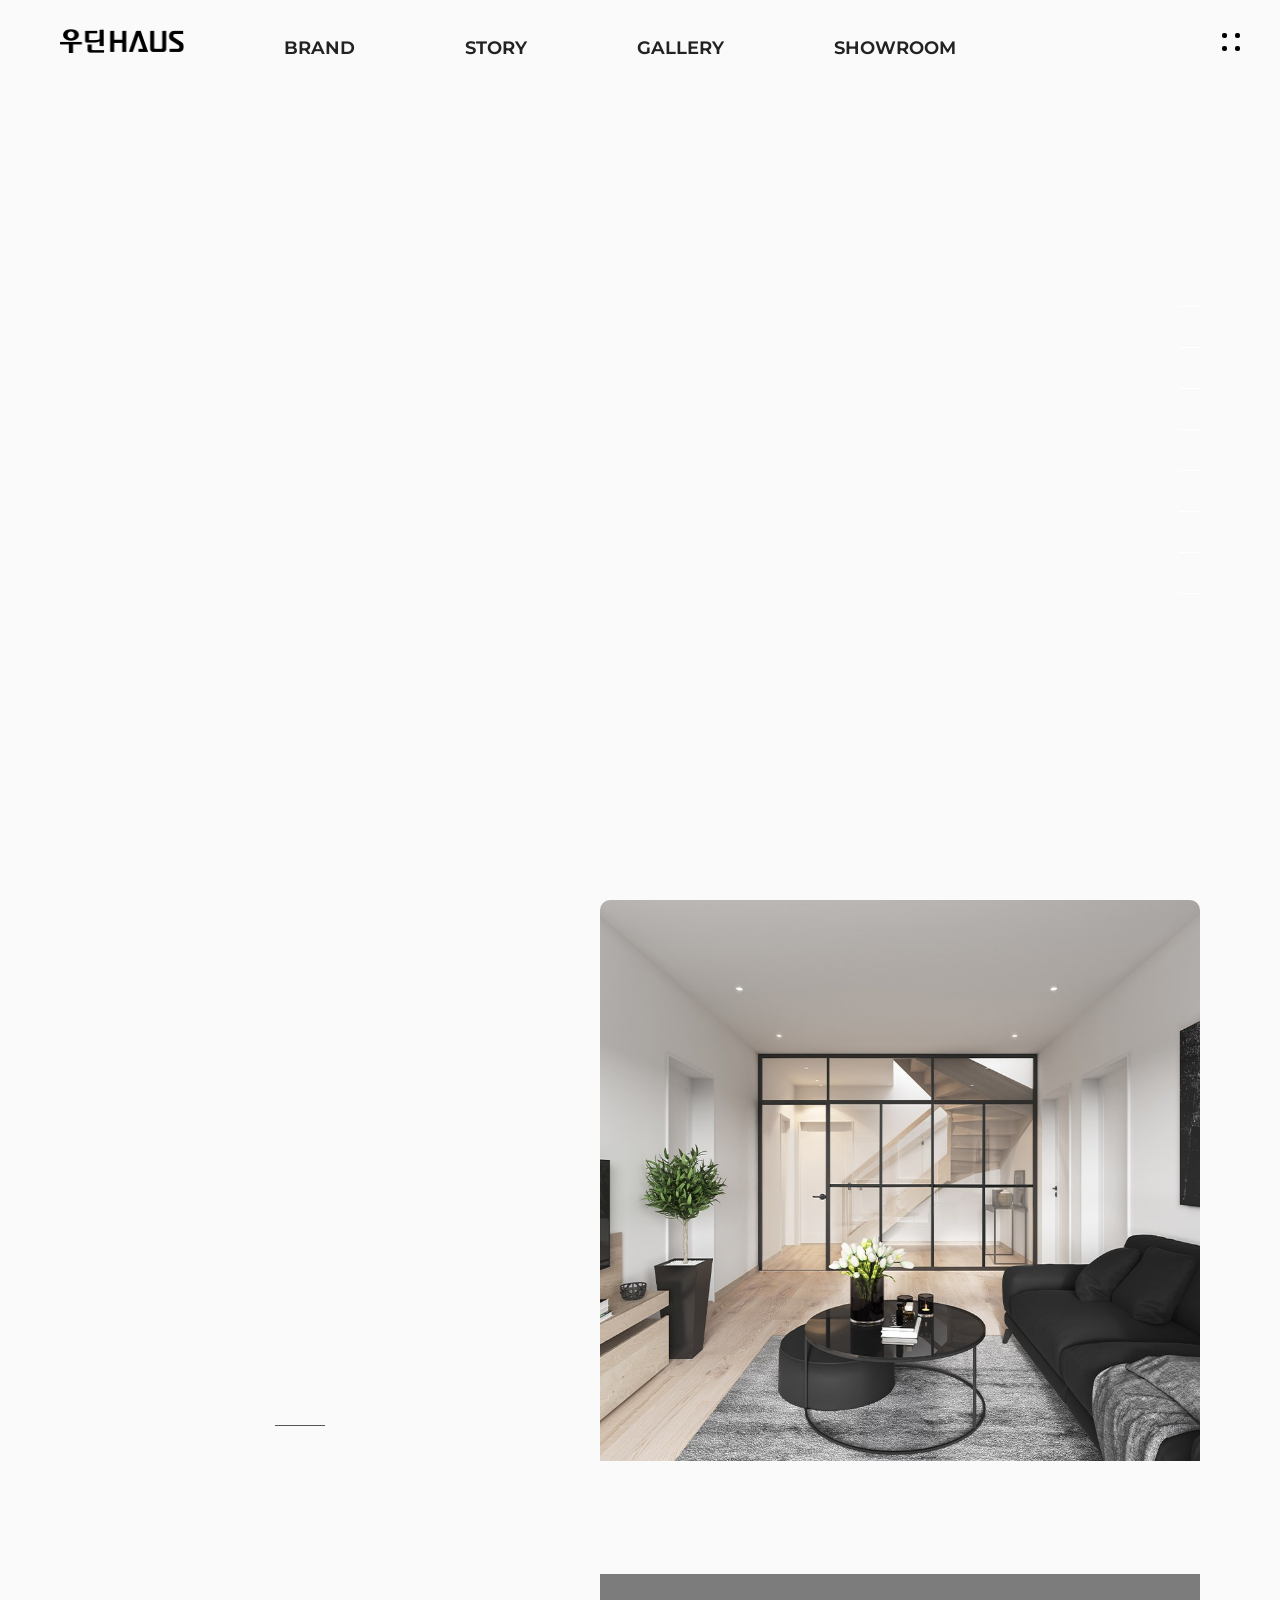
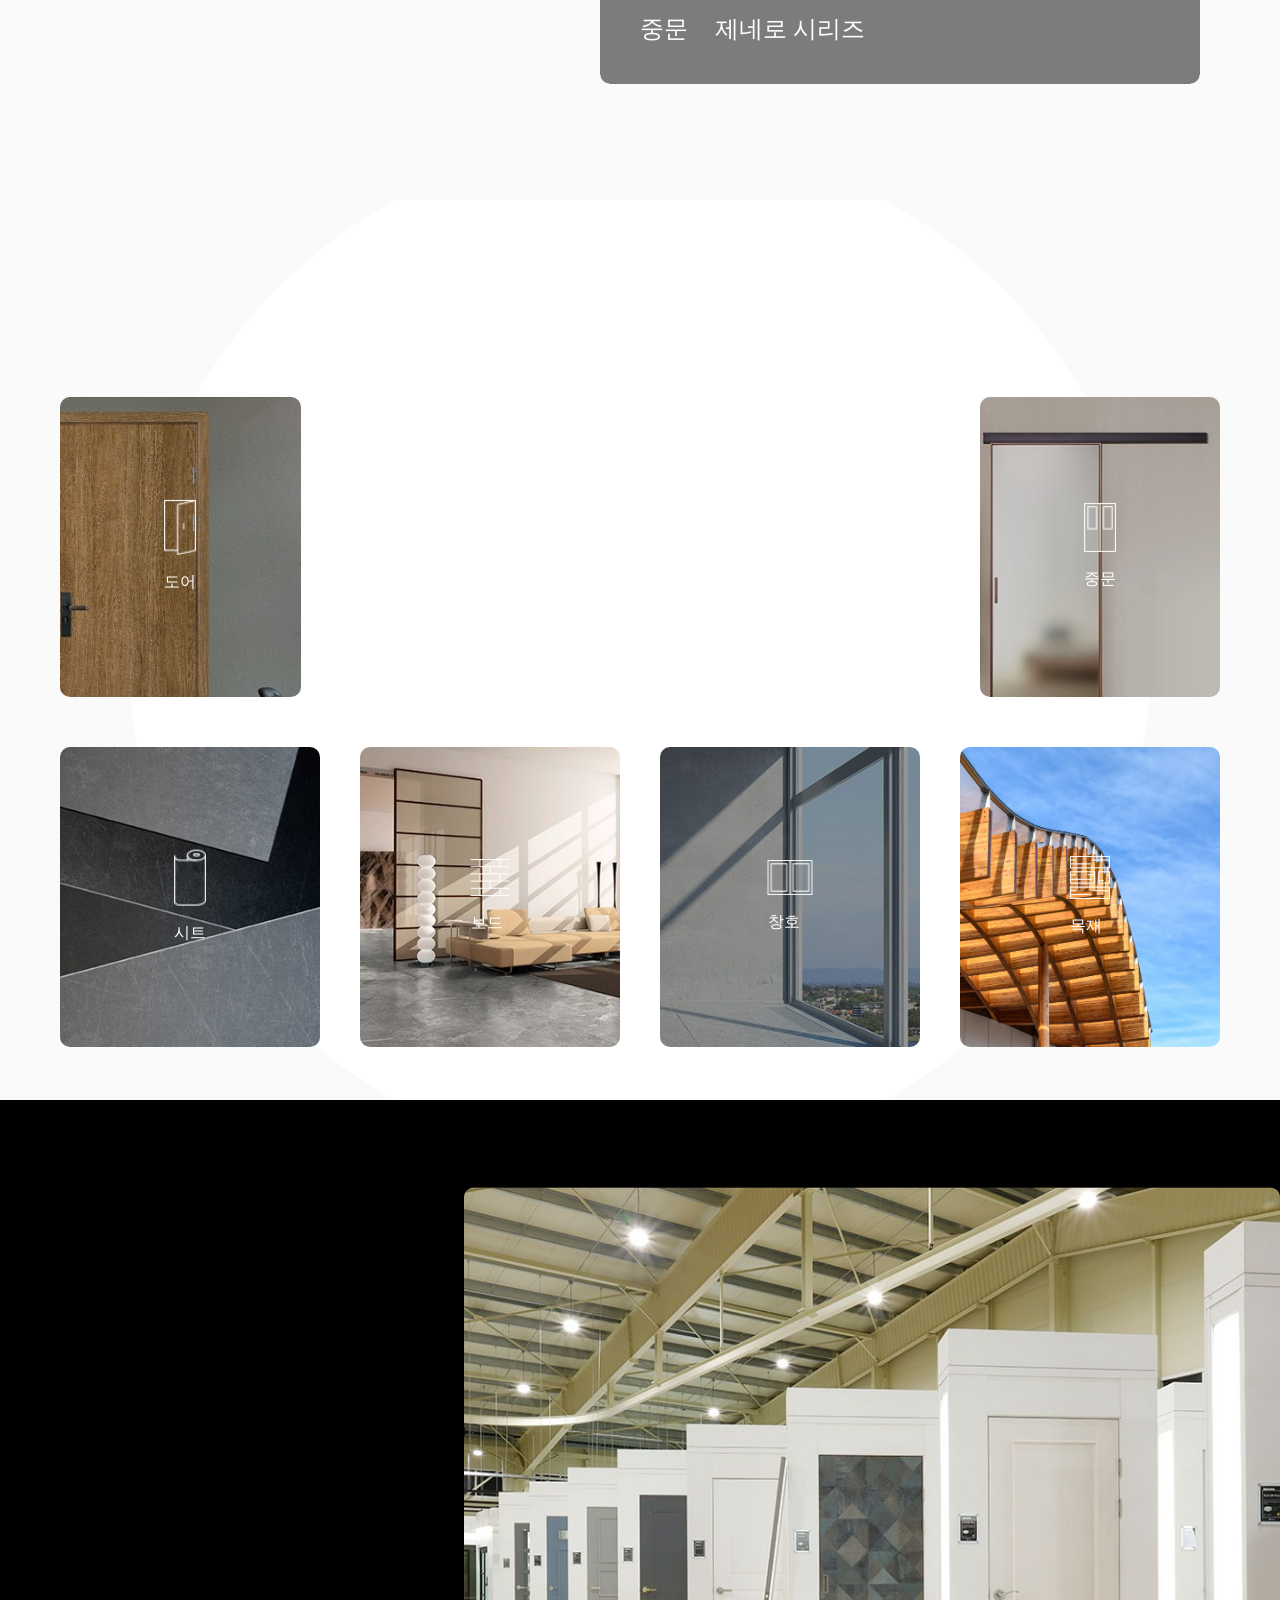
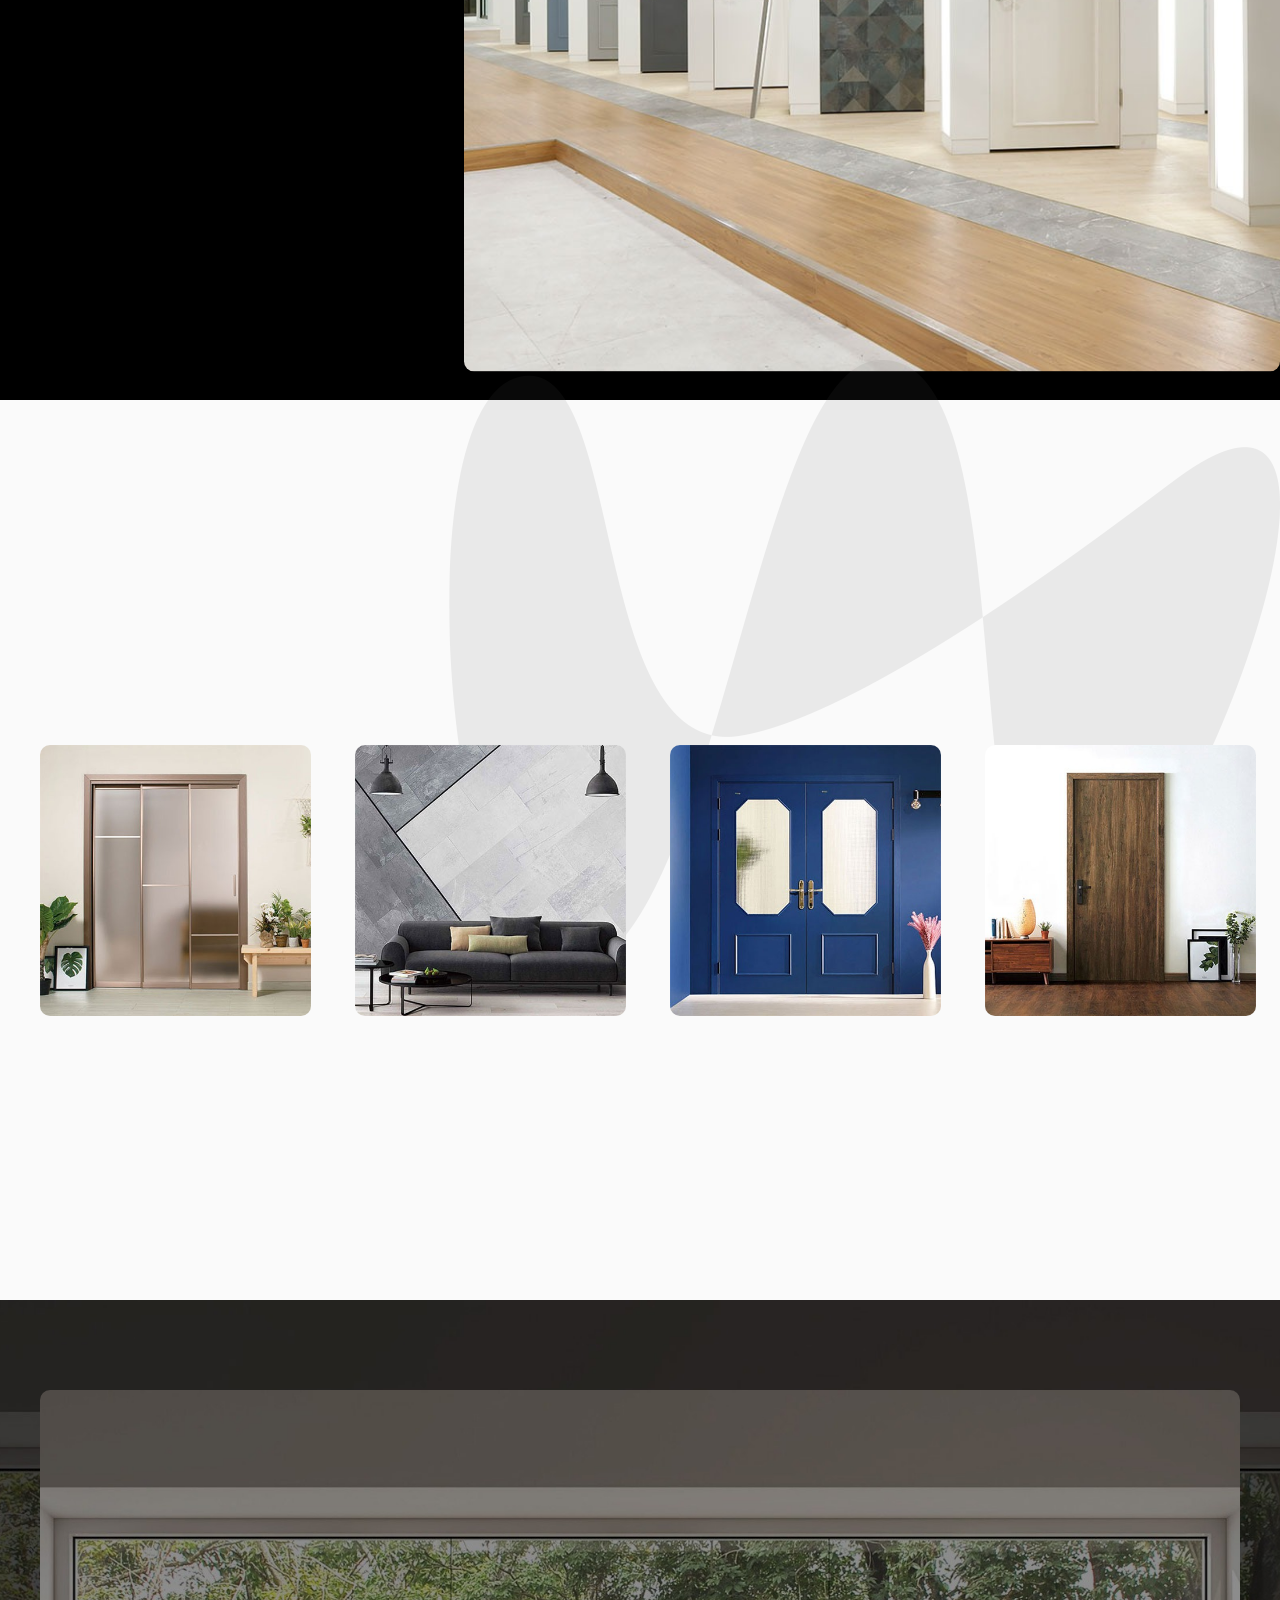
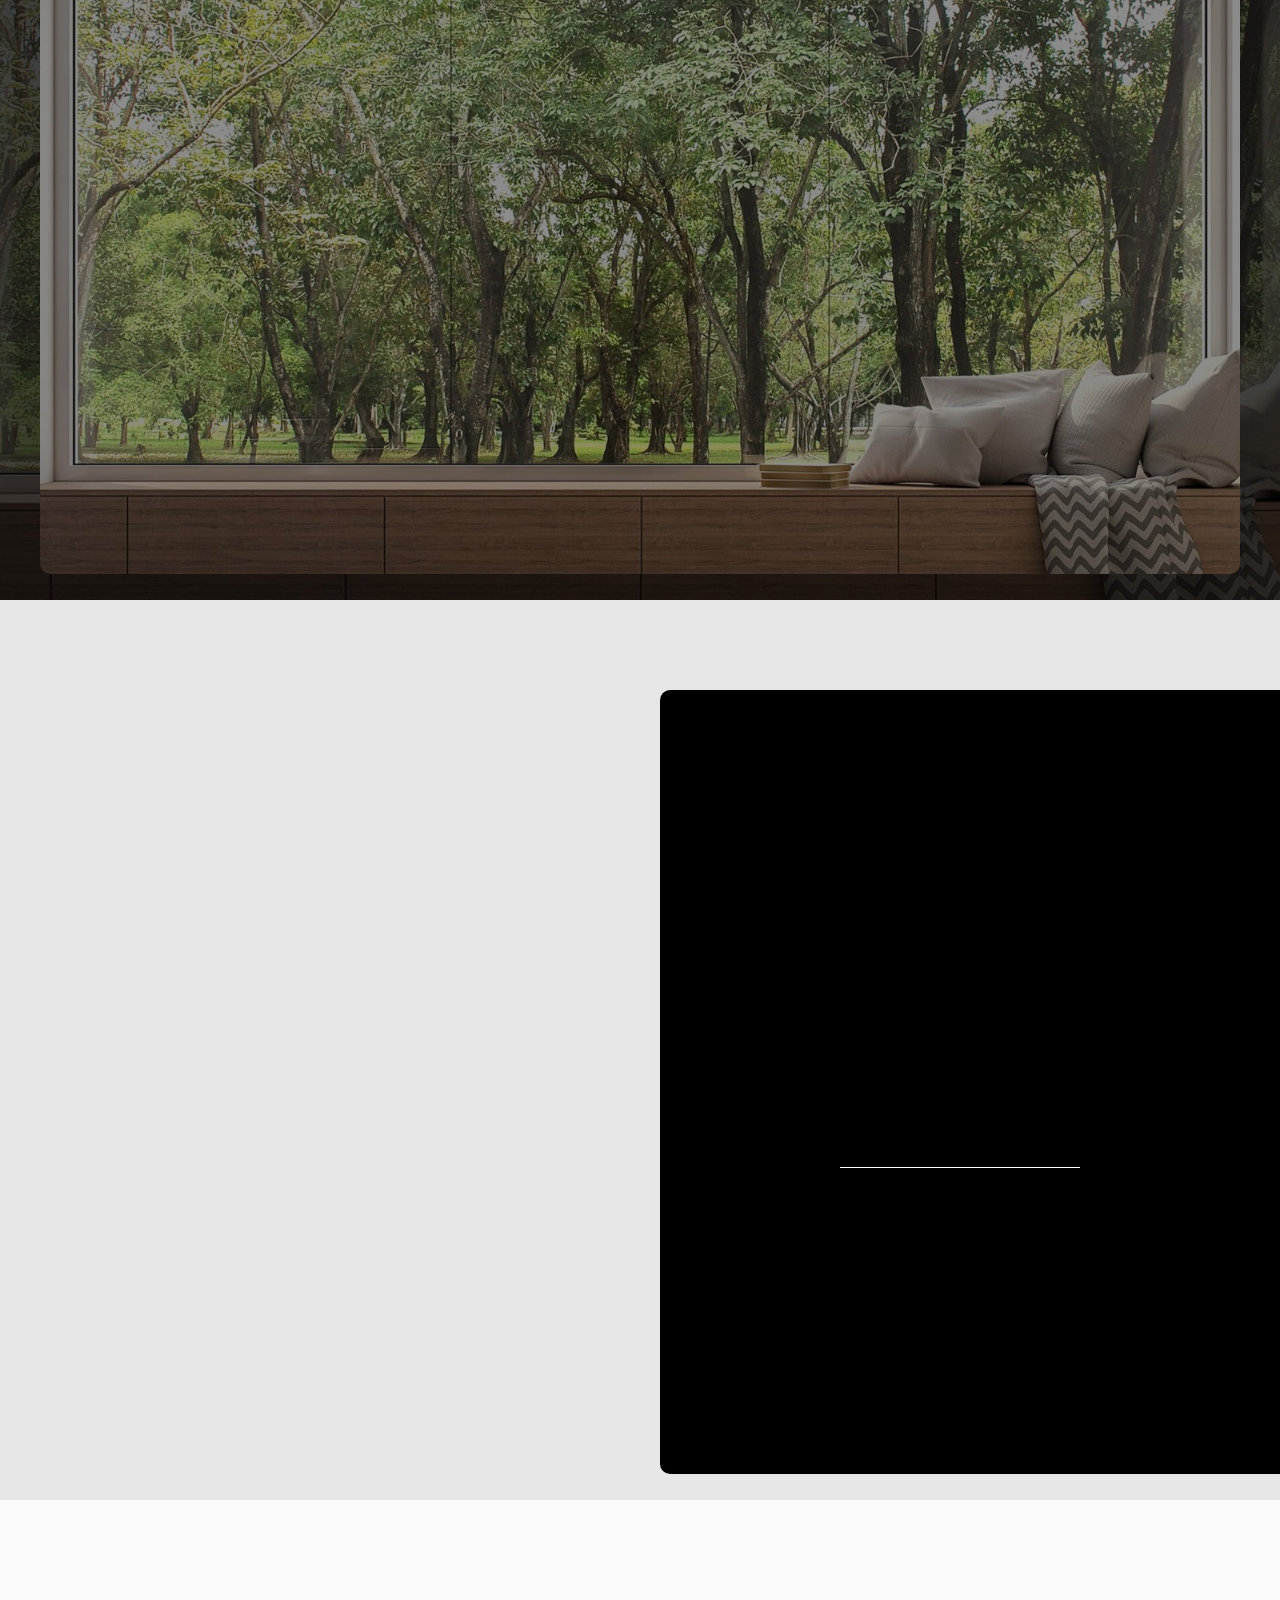
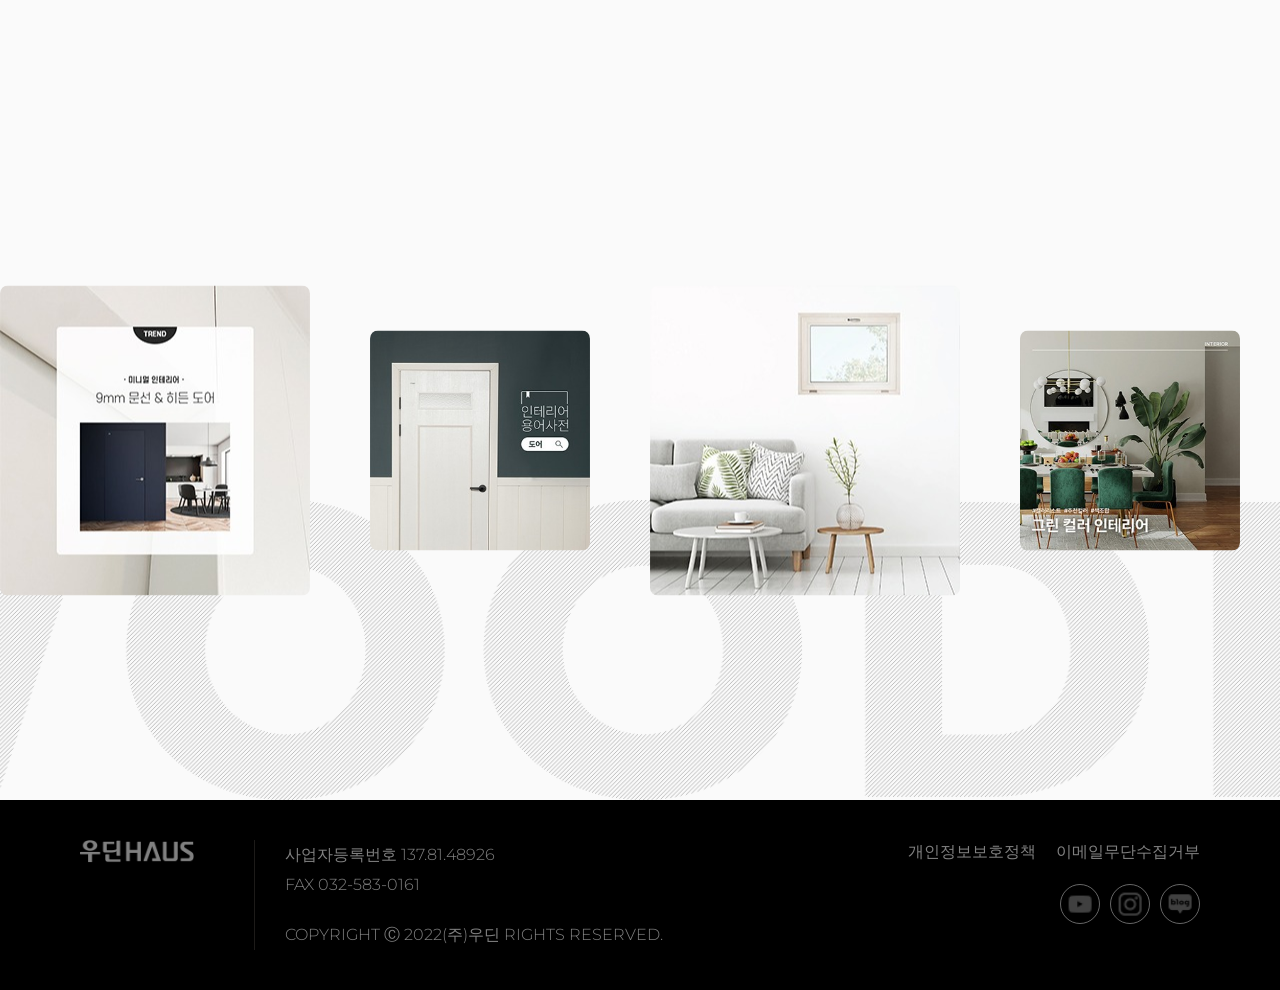
<file: index.html>
<!DOCTYPE html>
<html lang="kr">
<head>
    <meta charset="UTF-8">
    <meta name="viewport" content="width=device-width, initial-scale=1.0">
    <title>우딘</title>

    <link rel="preconnect" href="https://fonts.googleapis.com">
    <link rel="preconnect" href="https://fonts.gstatic.com" crossorigin>
    <link href="https://fonts.googleapis.com/css2?family=Montserrat:ital,wght@0,100..900;1,100..900&display=swap" rel="stylesheet">
    

    <link rel="stylesheet" href="./css/reset.css">
    <link rel="stylesheet" href="./css/style.css">
    <link rel="stylesheet" href="./css/index.css">
</head>
<body>
    <div class="wrapper">
        <!-- 메인 네비 구현 -->
        <header>
            <nav class="mainMenu">
                <a href="index.html" class="logo"><img src="./image/main/imgi_19_logo.png" alt="로고 이미지"></a>
                <ul class="gnb">
                    <li><a href="brandStory.html">BRAND</a>
                        <ul class="snb">
                            <li><a href="brandStory.html">브랜드 스토리</a></li>
                            <li><a href="brandHistory.html">연혁 및 인증</a></li>
                            <li><a href="brandCI&BI.html">CI&BI</a></li>
                            <li><a href="brandLocation.html">오시는길</a></li>
                        </ul>
                    </li>
                    <li><a href="StoryMedia.html">STORY</a>
                        <ul class="snb">
                            <li><a href="StoryMedia.html">미디어</a></li>
                            <li><a href="StoryNews.html">홍보</a></li>
                            <li><a href="storyPPL.html">협찬</a></li>
                            <li><a href="StoryEvent.html">이벤트</a></li>
                        </ul>
                    </li>
                    <li><a href="GalleryCollection.html">GALLERY</a>
                        <ul class="snb">
                            <li><a href="GalleryCollection.html">컬렉션</a></li>
                            <li><a href="GalleryInterior.html">인테리어</a></li>
                            <li><a href="GalleryExterior.html">익스테리어</a></li>
                        </ul>
                    </li>
                    <li><a href="Showroom.html">SHOWROOM</a>
                        <ul class="snb">
                            <li><a href="Showroom.html">전시장</a></li>
                        </ul>
                    </li>
                </ul>
                <div class="sideMenuBtn">
                <div class="sideMenuBtn-span">
                    <span></span>
                    <span></span>
                </div>
                <div class="sideMenuBtn-span">
                    <span></span>
                    <span></span>
                </div>
                </div>
            </nav>
        </header>

        <!-- 사이드 네비 구현 -->
        <div class="sideMenu">
                <div class="sideMenuCloseBtn">X
                </div>
                <ul class="sideMenuBg">
                    <li class="sideMenuBg-black">
                        <ul class="sideMenuGnb">
                            <li><a href="brandStory.html">BRAND</a>
                                <div class="sideMenuGnb-line  sideMenuGnb-line-black"></div>
                                <ul class="sideMenuSnb  sideMenuSnb-black">
                                    <li><a href="brandStory.html">브랜드 스토리</a></li>
                                    <li><a href="brandHistory.html">연혁 및 인증</a></li>
                                    <li><a href="brandCI&BI.html">CI&BI</a></li>
                                    <li><a href="brandLocation.html">오시는길</a></li>
                                </ul>
                            </li>
                        </ul>
                    </li>
                    <li>
                        <ul class="sideMenuGnb">
                            <li><a href="StoryMedia.html">STORY</a>
                                <div class="sideMenuGnb-line"></div>
                                <ul class="sideMenuSnb">
                                    <li><a href="StoryMedia.html">미디어</a></li>
                                    <li><a href="StoryNews.html">홍보</a></li>
                                    <li><a href="storyPPL.html">협찬</a></li>
                                    <li><a href="StoryEvent.html">이벤트</a></li>
                                </ul>
                            </li>
                        </ul>
                    </li>
                    <li class="sideMenuBg-black">
                        <ul class="sideMenuGnb">
                            <li><a href="GalleryCollection.html">GALLERY</a>
                                <div class="sideMenuGnb-line  sideMenuGnb-line-black"></div>
                                <ul class="sideMenuSnb  sideMenuSnb-black">
                                    <li><a href="GalleryCollection.html">컬렉션</a></li>
                                    <li><a href="GalleryInterior.html">인테리어</a></li>
                                    <li><a href="GalleryExterior.html">익스테리어</a></li>
                                </ul>
                            </li>
                        </ul>
                    </li>
                    <li>
                        <ul class="sideMenuGnb">
                            <li><a href="Showroom.html">SHOWROOM</a>
                                <div class="sideMenuGnb-line"></div>
                                <ul class="sideMenuSnb">
                                    <li><a href="Showroom.html">전시장</a></li>
                                </ul>
                            </li>
                        </ul>
                    </li>
                </ul>
        </div>

        <!-- 탑 버튼 구현 -->
         <div class="top">
            top
         </div>

        <!-- 컨텐츠 구현 -->
        <div class="centents">  
            <div class="container">
                <div class="swiper-bar">
                    <span></span>
                    <span></span>
                    <span></span>
                    <span></span>
                    <span></span>
                    <span></span>
                    <span></span>
                    <span></span>
                </div>      
                <section class="centent-01">
                    <div class="centent-01-cotainer">
                    <div class="imgBox up">
                        <div class="imgTitle ">
                            <span class="up">CREATING HEALING SPACE IS <br>
                            WOODIN HAUS’S TOP PRIORITY</span>
                        </div>
                    </div>
                    </div>
                </section>
                <section class="centent-02">
                    <div class="centent-02-container">
                        <div class="textBox">
                            <div class="subTitle left">BEST PRODUCT</div>
                            <div class="title up">  
                            ECO-FRIENDLY AND
                            <br>
                            HIGH-QUALITY
                            <br>
                            PRODUCTS
                            </div>
                            <div class="line"></div>
                            <div class="titleText up">우딘 HAUS는 건강한 공간을 위한
                                <br>최선의 선택을 합니다
                            </div>
                        </div>
                        <div class="imgBox">
                            <img class="scale" src="./image/main/imgi_29_file1_1644378955plisylqeof.jpg" alt="BEST PRODUCT">
                            <div class="imgBoxBG">
                                <p>중문</p>
                                <span></span>
                                <p>제네로 시리즈</p>
                            </div>
                        </div>
                    </div>
                </section>
                <section class="centent-03">
                    <div class="centent-03-Bg"></div>
                    <div class="centent-03-container">
                    <ul class="imgBox">
                        <li><a href="#"><img src="./image/main/imgi_30_file1_16382354115bk5xbdgve.jpg" alt="도어">
                        <div class="imgIcon">
                                <img src="./image/main/imgi_2_file2_16423829087d0umvkgvv.png" alt="도어">
                                <p>도어</p>
                            </div></a></li>
                        <div class="textBox">
                            <div class="subTitle right">BEST PRODUCT</div>
                            <div class="title up">  
                            DESIGN FOR HEALTH 
                            <br>
                            AND WELL-BEING
                            </div>
                            <div class="titleText up">우딘은 건강한 공간을 만든다는 일념으로 끊임없이 친환경 제품을 연구합니다.</div>
                        </div>
                        <li><a href="#"><img src="./image/main/imgi_31_file1_1638235382udoib422vy.jpg" alt="중문">
                        <div class="imgIcon">
                                <img class="scale" src="./image/main/imgi_3_file2_1638235382fgdt5930lj.png" alt="중문">
                                <p>중문</p>
                            </div></a></li>
                    </ul>
                    <ul class="imgBox">
                        <li><a href="#"><img src="./image/main/imgi_32_file1_1638235353kgi2ots5xp.jpg" alt="시트">
                            <div class="imgIcon">
                                <img src="./image/main/imgi_4_file2_1638235353rtgpsq58jh.png" alt="시트">
                                <p>시트</p>
                            </div>
                        </a></li>
                        <li><a href="#"><img src="./image/main/imgi_33_file1_16498999289y66rgqszp.jpg" alt="보드">
                        <div class="imgIcon">
                                <img class="scale" src="./image/main/imgi_5_file2_16382353154hi9wephhy.png" alt="보드">
                                <p>보드</p>
                            </div></a></li>
                        <li><a href="#"><img src="./image/main/imgi_34_file1_16382352716f5u99nfim.jpg" alt="창호">
                        <div class="imgIcon">
                                <img src="./image/main/imgi_6_file2_163823527109027qq4xg.png" alt="창호">
                                <p>창호</p>
                            </div></a></li>
                        <li><a href="#"><img src="./image/main/imgi_35_file1_1771985421b65ik38jcl.jpg" alt="목재">
                        <div class="imgIcon">
                                <img class="scale" src="./image/main/imgi_7_file2_1638235232g9sgmke468.png" alt="목재">
                                <p>목재</p>
                            </div></a></li>
                        </ul>
                    </div>
                </section>
                <section class="centent-04">
                    <div class="centent-04-container">
                        <div class="textBox">
                            <div class="subTitle right">SHOWROOM</div>
                            <div class="title up">  
                            WOODIN
                            <br>
                            SHOWEROOM
                            </div>
                            <div class="line2 up"></div>
                            <div class="titleText text1 up">우딘 전시장</div>
                            <div class="titleText text2 up">인천 서구 북항로 122(원창로)T.032-583-0160</div>
                            <div class="titleText text3 up"><a href="#">VIEW MORE</a></div>
                        </div>
                        <div class="imgBox"></div>
                    </div>
                </section>
                <section class="centent-05">
                    <div class="centent-05-bg"><img src="./image/main/imgi_40_sec5_bg.png" alt="배경이미지"></div>
                    <div class="centent-05-container">
                        <div class="textBoxGallery">
                            <div class="subTitle right">GALLERY</div>
                            <div class="title up">  
                            BEST QUALITY WELLNESS INTERIOR
                            </div>
                        </div>
                        <div class="imgBoxGallery">
                            <ul>
                                <li><a href="#">
                                    <div class="imgWrap"><img src="./image/main/imgi_41_file1_1647920234itzr6br01q.jpg" alt="제네로 시리즈"></div>
                                        <div class="up">제네로 시리즈</div>
                                    </a></li>
                                <li><a href="#"><div class="imgWrap"><img src="./image/main/imgi_42_file1_1647920161mdy2qps5ci.jpg" alt="비지오그란데"></div>
                                        <div class="up">비지오그란데</div>
                                    </a></li>
                                <li><a href="#">
                                        <div class="imgWrap"><img src="./image/main/imgi_43_file1_1647920095wfs1yb28ie.jpg" alt="타공 양개 도어"></div>
                                        <div class="up">타공 양개 도어</div>
                                    </a></li>
                                <li><a href="#">
                                        <div class="imgWrap"><img src="./image/main/imgi_44_file1_1647920031kure76mpt6.jpg" alt="시그니처 도어"></div>
                                        <div class="up">시그니처 도어</div>
                                    </a></li>
                            </ul>
                        </div>
                    </div>
                </section>
                <section class="centent-06">
                    <div class="centent-06-bgimg"></div>
                    <div class="centent-06-container">
                        <div class="imgBox-brand">
                            <div class="textBox">
                            <div class="subTitle up">BRAND</div>
                            <div class="title up">BE GREEN, BE HEALING LIFE</div>
                            <ul class="iconBox up">
                                <li>
                                    <svg version="1.1" id="레이어_1" xmlns="http://www.w3.org/2000/svg" xmlns:xlink="http://www.w3.org/1999/xlink" x="0px" y="0px" width="57.51px" height="64.356px" viewBox="0 0 57.51 64.356" enable-background="new 0 0 57.51 64.356" xml:space="preserve">
                                        <g>
                                            <ellipse class="line1" fill="none" stroke="#fff" stroke-miterlimit="10" cx="32.007" cy="32.182" rx="2.896" ry="2.868"></ellipse>
                                            <line class="line1" fill="none" stroke="#fff" stroke-miterlimit="10" x1="32.007" y1="29.5" x2="32.007" y2="17.809"></line>
                                            <line class="line1" fill="none" stroke="#fff" stroke-miterlimit="10" x1="34.661" y1="32.156" x2="48.979" y2="32.156"></line>
                                            <circle class="line1" fill="none" stroke="#fff" stroke-miterlimit="10" cx="32.007" cy="32.177" r="23.305"></circle>
                                            <line class="line1" fill="none" stroke="#fff" stroke-miterlimit="10" x1="32.007" y1="8.982" x2="32.007" y2="12.483"></line>
                                            <line class="line1" fill="none" stroke="#fff" stroke-miterlimit="10" x1="32.007" y1="51.872" x2="32.007" y2="55.373"></line>
                                            <line class="line1" fill="none" stroke="#fff" stroke-miterlimit="10" x1="55.203" y1="32.156" x2="51.702" y2="32.156"></line>
                                            <line class="line1" fill="none" stroke="#fff" stroke-miterlimit="10" x1="12.312" y1="32.156" x2="8.812" y2="32.156"></line>
                                            <path class="line2" fill="none" stroke="#fff" stroke-miterlimit="10" d="M32.007,61.988c-16.463,0-29.81-13.347-29.81-29.811
                                                c0-16.462,13.347-29.809,29.81-29.809c9.08,0,17.21,4.06,22.678,10.462"></path>
                                            <polyline class="line2" fill="none" stroke="#fff" stroke-miterlimit="10" points="54.686,7.365 54.686,12.831 49.22,12.831 	"></polyline>
                                    </g></svg>
                                    <div class="iconText">
                                        <p>40년 목재 역사</p>
                                        <p>Since 1982 <br> 특수목 전문 기업</p>
                                    </div>
                                </li>
                                <li>
                                    <svg version="1.1" id="icon" xmlns="http://www.w3.org/2000/svg" xmlns:xlink="http://www.w3.org/1999/xlink" x="0px" y="0px" width="77.996px" height="85.493px" viewBox="0 0 77.996 85.493" enable-background="new 0 0 77.996 85.493" xml:space="preserve">
                                            <g>
                                                <line fill="none" stroke="#fff" stroke-linecap="round" stroke-linejoin="round" stroke-miterlimit="10" x1="15.977" y1="69.886" x2="60.509" y2="69.886"></line>
                                                <g>
                                                    <path fill="none" stroke="#fff" stroke-linecap="round" stroke-linejoin="round" stroke-miterlimit="10" d="M63.495,37.107
                                                        c0,14.399-6.401,17.383-14.297,17.383c-7.896,0-14.297-2.983-14.297-17.383c0-14.4,14.297-26.074,14.297-26.074
                                                        S63.495,22.707,63.495,37.107z"></path>
                                                    <polyline fill="none" stroke="#fff" stroke-linecap="round" stroke-linejoin="round" stroke-miterlimit="10" points="
                                                        44.185,31.614 49.198,38.396 49.198,69.831 		"></polyline>
                                                </g>
                                                <line fill="none" stroke="#fff" stroke-linecap="round" stroke-linejoin="round" stroke-miterlimit="10" x1="49.646" y1="45.036" x2="57.09" y2="38.574"></line>
                                                <line fill="none" stroke="#fff" stroke-linecap="round" stroke-linejoin="round" stroke-miterlimit="10" x1="49.198" y1="38.396" x2="52.556" y2="29.798"></line>
                                                <g>
                                                    <path fill="none" stroke="#fff" stroke-linecap="round" stroke-linejoin="round" stroke-miterlimit="10" d="M37.64,49.845
                                                        c-0.755,9.413-5.63,11.459-11.531,11.459c-6.426,0-11.633-2.427-11.633-14.144c0-11.718,11.633-21.217,11.633-21.217
                                                        s5.142,4.198,8.589,10.456"></path>
                                                    <polyline fill="none" stroke="#fff" stroke-linecap="round" stroke-linejoin="round" stroke-miterlimit="10" points="
                                                        22.028,42.69 26.108,48.209 26.108,69.93 		"></polyline>
                                                </g>
                                                <line fill="none" stroke="#fff" stroke-linecap="round" stroke-linejoin="round" stroke-miterlimit="10" x1="26.473" y1="53.61" x2="32.53" y2="48.354"></line>
                                                <line fill="none" stroke="#fff" stroke-linecap="round" stroke-linejoin="round" stroke-miterlimit="10" x1="26.108" y1="48.209" x2="28.841" y2="41.212"></line>
                                            </g>
                                        </svg>
                                        <div class="iconText">
                                        <p>친환경 자재 사용</p>
                                        <p>자연과 가까운<br>친환경 제품 사용</p>
                                    </div>
                                </li>
                                <li>
                                    <svg version="1.1" id="격리_모드" xmlns="http://www.w3.org/2000/svg" xmlns:xlink="http://www.w3.org/1999/xlink" x="0px" y="0px" width="70px" height="68px" viewBox="0 0 70 68" enable-background="new 0 0 70 68" xml:space="preserve">
                                        <g>
                                            <g class="line1">
                                                <path fill="none" stroke="#fff" stroke-miterlimit="10" d="M48.575,13h-8.4c0,2.319-1.881,4.2-4.2,4.2h-12.6
                                                    c-2.319,0-4.2-1.881-4.2-4.2h-8.4v46.2h37.801"></path>
                                                <path fill="none" stroke="#fff" stroke-miterlimit="10" d="M19.175,8.801V13c0,2.319,1.881,4.2,4.2,4.2h12.6
                                                    c2.319,0,4.2-1.881,4.2-4.2V8.801H19.175z"></path>
                                            </g>
                                            <line fill="none" stroke="#fff" stroke-miterlimit="10" x1="27.575" y1="25.601" x2="43.325" y2="25.601"></line>
                                            <line fill="none" stroke="#fff" stroke-miterlimit="10" x1="27.575" y1="38.2" x2="43.325" y2="38.2"></line>
                                            <line fill="none" stroke="#fff" stroke-miterlimit="10" x1="27.575" y1="50.801" x2="43.325" y2="50.801"></line>
                                            <polyline fill="none" stroke="#fff" stroke-miterlimit="10" points="15.155,36.281 18.125,39.25 22.579,34.796 	"></polyline>
                                            <polyline fill="none" stroke="#fff" stroke-miterlimit="10" points="15.155,23.808 18.125,26.777 22.579,22.323 	"></polyline>
                                            <polyline fill="none" stroke="#fff" stroke-miterlimit="10" points="15.155,49.008 18.125,51.978 22.579,47.523 	"></polyline>
                                        </g>
                                        <g class="line2">
                                            <circle fill="none" stroke="#fff" stroke-miterlimit="10" cx="52.774" cy="16.15" r="5.25"></circle>
                                            <path fill="none" stroke="#fff" stroke-miterlimit="10" d="M52.774,59.2h4.2l1.05-15.75h4.2v-12.6c0-5.22-4.23-9.45-9.45-9.45
                                                c-5.219,0-9.449,4.23-9.449,9.45v12.6h4.199l1.051,15.75H52.774z"></path>
                                        </g>
                                        </svg>
                                <div class="iconText">
                                        <p>고객 만족 제일주의</p>
                                        <p>세계의 다양한 목재를 연구, 개발 <br>합리적 가격의 제품을 생산</p>
                                    </div>
                                </li>
                                <li>
                                    <svg version="1.1" id="레이어_1" xmlns="http://www.w3.org/2000/svg" xmlns:xlink="http://www.w3.org/1999/xlink" x="0px" y="0px" width="66.666px" height="62.751px" viewBox="0 0 66.666 62.751" enable-background="new 0 0 66.666 62.751" xml:space="preserve">
                                        <g>
                                            <g>
                                                <g>
                                                    <g>
                                                        <polygon fill="none" stroke="#fff" stroke-linecap="round" stroke-linejoin="round" stroke-miterlimit="10" points="
                                                            53.59,23.456 53.59,7.816 45.512,7.816 45.512,17.347 32.91,7.816 3.664,29.936 12.229,29.936 12.229,57.946 53.59,57.946 
                                                            53.59,29.936 62.156,29.936 				"></polygon>
                                                    </g>
                                                </g>
                                            </g>
                                        </g>
                                        <g>
                                            <path fill="none" stroke="#fff" stroke-linecap="round" stroke-linejoin="round" stroke-miterlimit="10" d="M34.531,36.129
                                                c5.815,3.355,6.863,10.386,6.863,10.386s-6.62,2.645-12.436-0.709c-5.823-3.352-8.639-11.431-8.639-11.431
                                                S28.709,32.781,34.531,36.129z"></path>
                                            
                                                <line fill="none" stroke="#fff" stroke-linecap="round" stroke-linejoin="round" stroke-miterlimit="10" x1="45.5" y1="48.303" x2="27.851" y2="38.481"></line>
                                        </g>
                                        </svg>
                                
                                <div class="iconText">
                                        <p>감각적 디자인</p>
                                        <p>다양한 디자인의 제품으로<br>색다른 인테리어 연출</p>
                                    </div>    
                                </li>
                            </ul>
                        </div>
                        </div>
                    </div>
                </section>
                <section class="centent-07">
                    <div class="centent-07-cotainer">
                        <div class="play">
                            <iframe width="100%" height="100%" object-fit="cover" src="https://www.youtube.com/embed/oLLHNlDU_9w?si=-vwAM7-Rw-c4P_5I" title="YouTube video player" frameborder="0" allow="accelerometer; autoplay; clipboard-write; encrypted-media; gyroscope; picture-in-picture; web-share" referrerpolicy="strict-origin-when-cross-origin" allowfullscreen></iframe>
                        </div>
                        <div class="textBoxMedia">
                            <div class="subTitle right">MEDIA</div>
                            <div class="title up">  
                            HEALING HAUS
                            <br>
                            WOODIN HAUS
                            </div>
                            <div class="line"></div>
                            <div class="titleText up">Rethink DOOR 역할론편</div>
                        </div>
                    </div>
                </section>
                <section class="centent-08">
                    <div class="centent-08-Bg"></div>
                    <div class="centent-08-container">
                        <div class="textBox">
                            <div class="subTitle right">INSTAGAM</div>
                            <div class="title up">FOLLOW US ON INSTAGAM</div>
                        </div>
                        <div class="imgBoxInsta">
                            <ul>
                                <li class="big"><a href="#"><div class="imgWrap"><img src="./image/main/imgi_79_file1_1651649421fzob4fgod2.jpg" alt="인스타 이미지 01"></div></a></li>
                                <li class="small"><a href="#"><div class="imgWrap"><img src="./image/main/imgi_80_file1_1649051279yn9al3v6zj.jpg" alt="인스타 이미지 02"></div></a></li>
                                <li class="big"><a href="#"><div class="imgWrap"><img src="./image/main/imgi_87_file1_1647322985o44getm3eg.jpg" alt="인스타 이미지 03"></div></a></li>
                                <li class="small"><a href="#"><div class="imgWrap"><img src="./image/main/imgi_82_file1_16473231230v1svrz840.jpg" alt="인스타 이미지 04"></div></a></li>
                                <li class="big"><a href="#"><div class="imgWrap"><img src="./image/main/imgi_83_file1_1647323089d7cobh3r93.jpg" alt="인스타 이미지 05"></div></a></li>
                                <li class="small"><a href="#"><div class="imgWrap"><img src="./image/main/imgi_84_file1_1647323072azg87t7rtq.jpg" alt="인스타 이미지 06"></div></a></li>
                                <li class="big"><a href="#"><div class="imgWrap"><img src="./image/main/imgi_85_file1_1647323048v7dy37di3f.jpg" alt="인스타 이미지 07"></div></a></li>
                            </ul>
                        </div>
                    </div>
                </section>
            </div>
        </div>

         <!-- 푸터 구현 -->
    <footer>
            <div class="footerContainer">
                <div class="footerLogo"><img src="./image/main/imgi_1_logo2.png" alt="푸터 로고"></div>
                <div class="footerInfo">
                    <p>사업자등록번호  137.81.48926</p>
                    <p>FAX  032-583-0161</p>
                    <p>COPYRIGHT Ⓒ 2022(주)우딘 RIGHTS RESERVED.</p>
                </div>
                <div class="footerText">
                    <div class="txt">
                    <P>개인정보보호정책</P>
                    <P>이메일무단수집거부</P>
                    </div>
                    <ul class="snsicon">
                        <li><a href="https://www.youtube.com/c/%EC%9A%B0%EB%94%98HAUS"><img src="./image/main/imgi_90_foot_sns1.png" alt="푸터 sns 로고 01"></a></li>
                        <li><a href="https://www.instagram.com/woodin_official/"><img src="./image/main/imgi_91_foot_sns2.png" alt="푸터 sns 로고 02"></a></li>
                        <li><a href="https://blog.naver.com/woodinhaus"><img src="./image/main/imgi_92_foot_sns3.png" alt="푸터 sns 로고 03"></a></li>
                    </ul>
                </div>
            </div>
    </footer>
    </div>

    <script src="./script.js"></script>
</body>
</html>
</file>
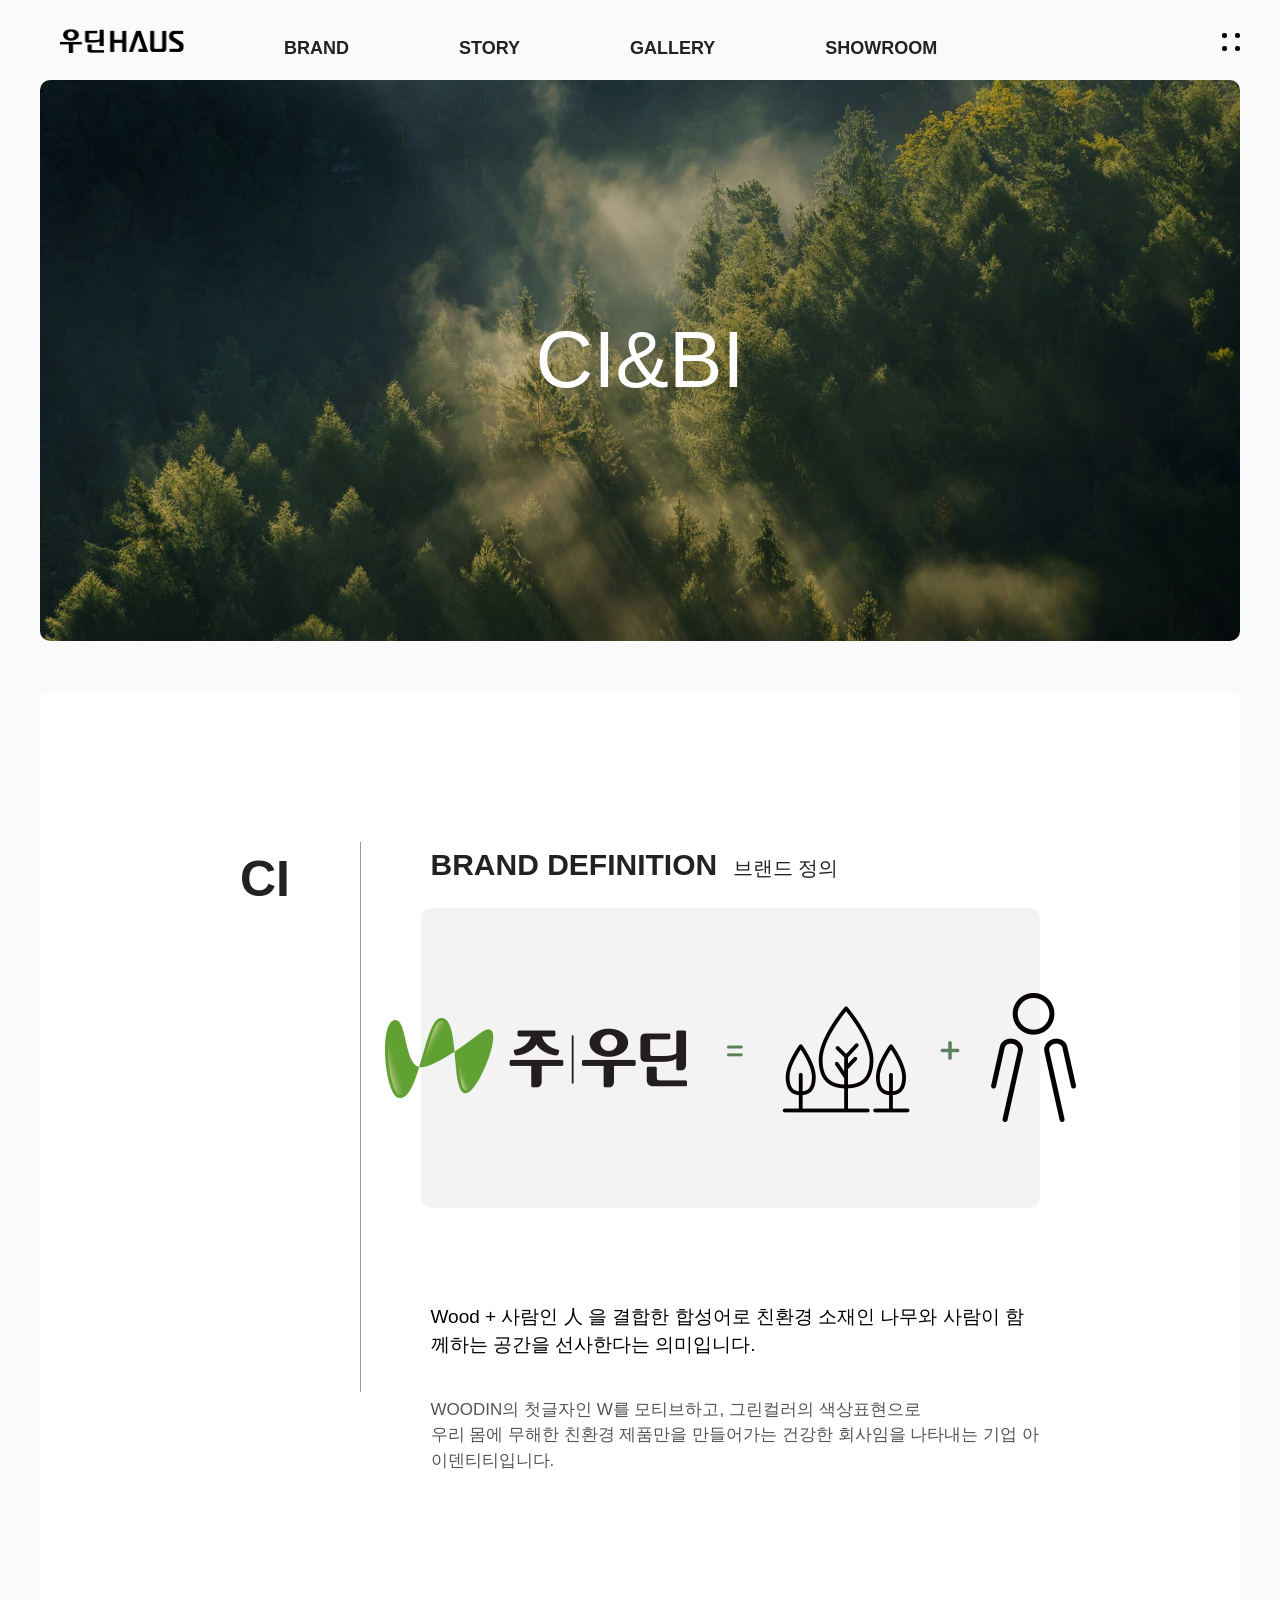
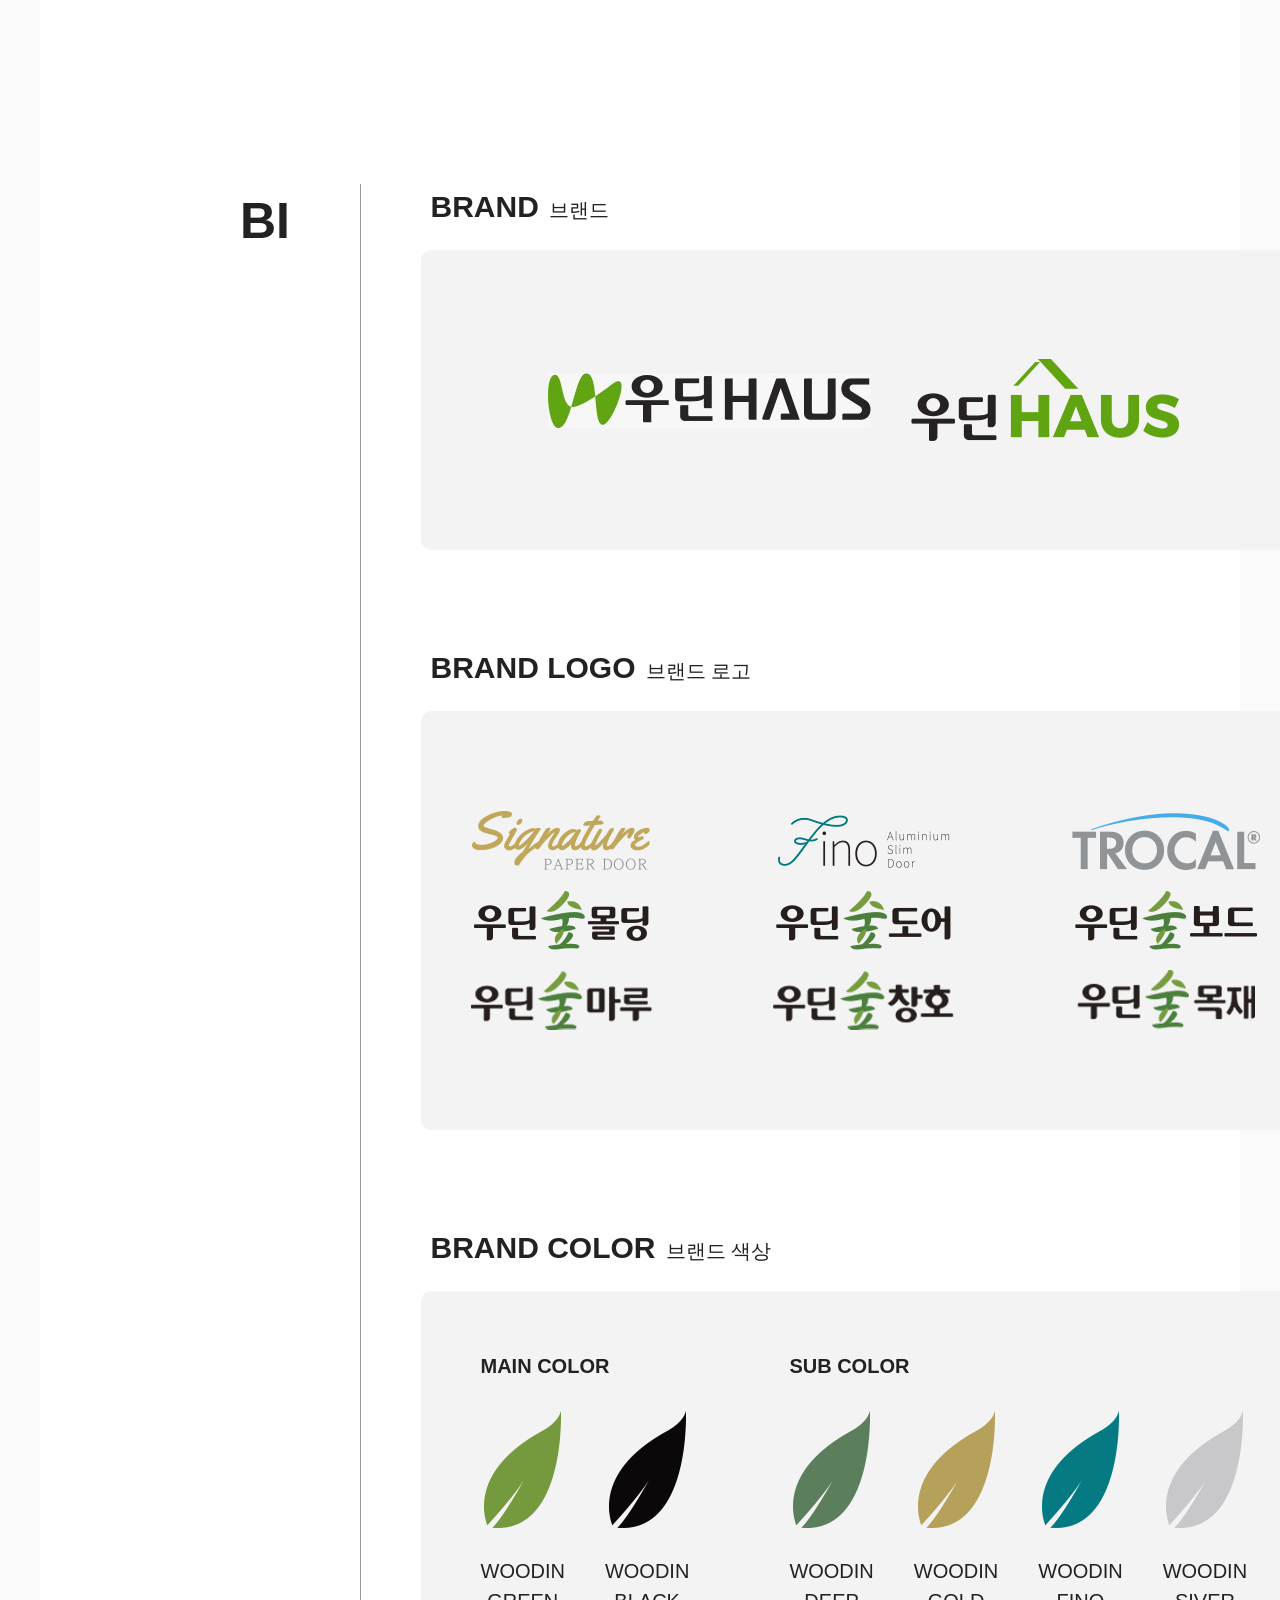
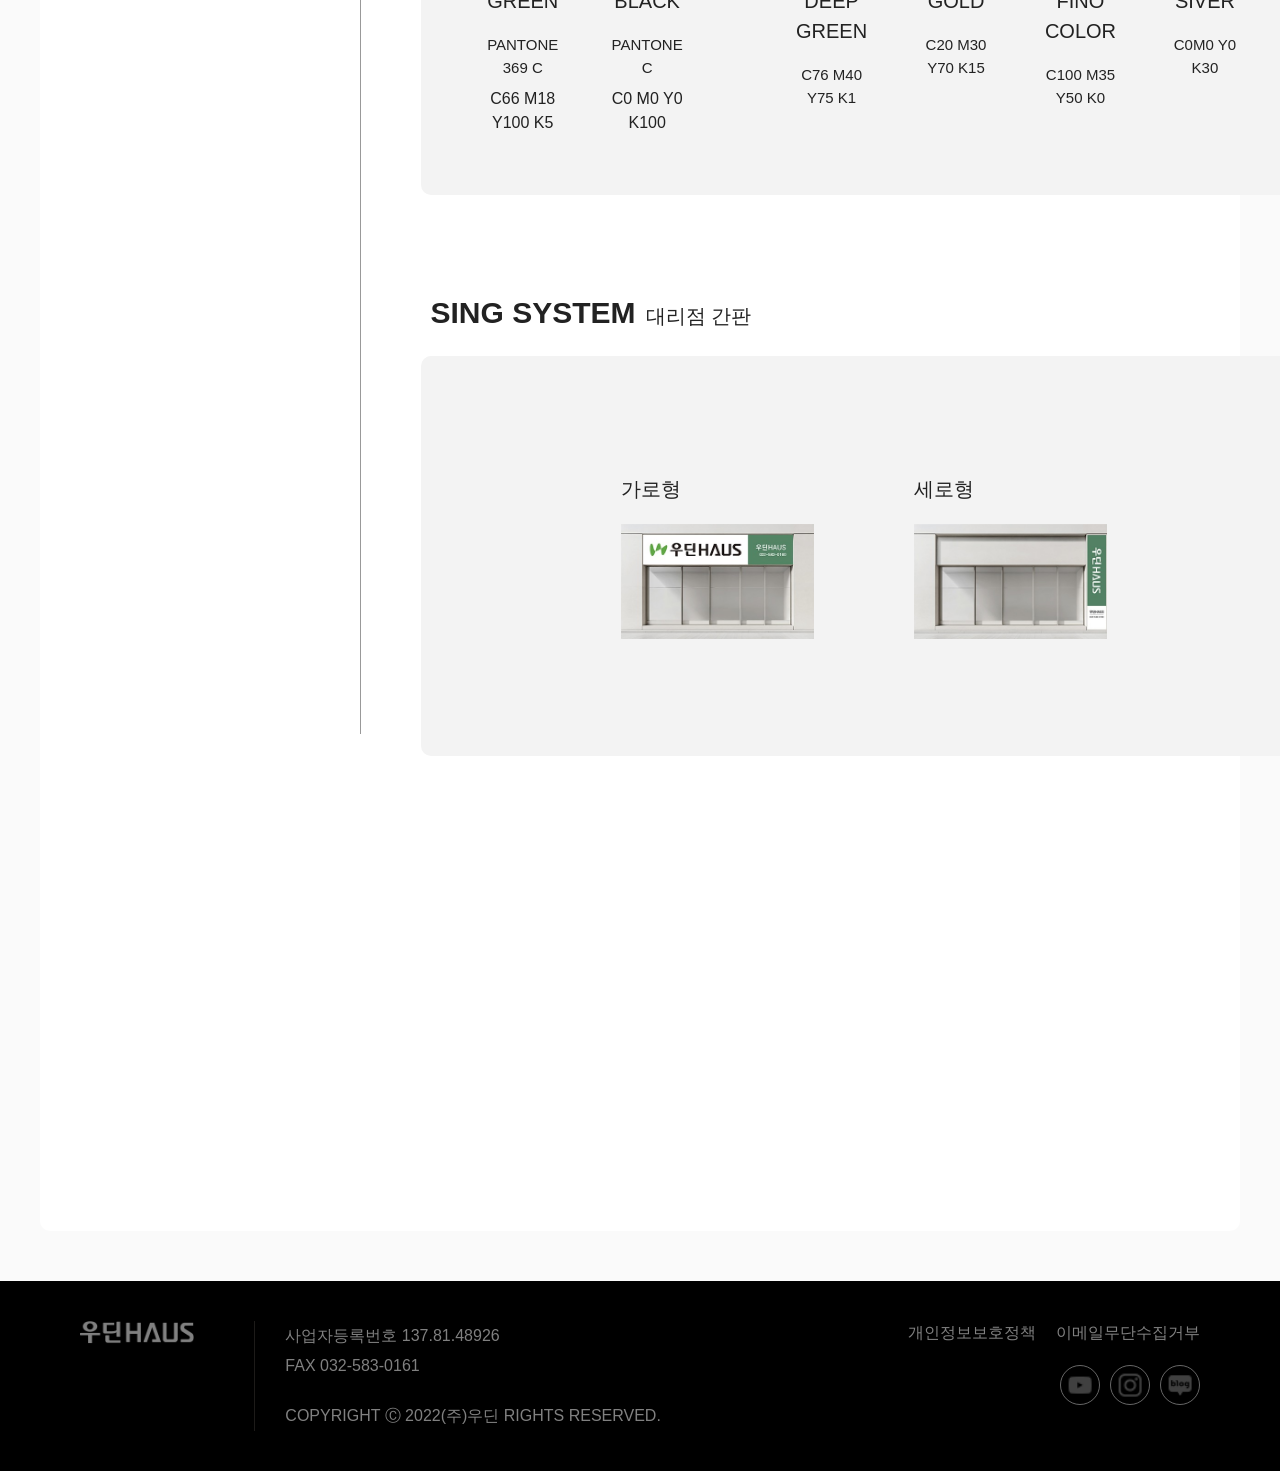
<file: brandCI&BI.html>
<!DOCTYPE html>
<html lang="en">
<head>
    <meta charset="UTF-8">
    <meta name="viewport" content="width=device-width, initial-scale=1.0">
    <title>브랜드_CI&BI</title>
    <link rel="stylesheet" href="./css/reset.css">
    <link rel="stylesheet" href="./css/style.css">
    <link rel="stylesheet" href="./css/index.css">
    <link rel="stylesheet" href="./css/brandCI&BI.css">
</head>
<body>
    <!-- 메인 네비 구현 -->
    <header>
        <nav class="mainMenu">
            <a href="index.html" class="logo"><img src="./image/main/imgi_19_logo.png" alt="로고 이미지"></a>
            <ul class="gnb">
                <li><a href="brandStory.html">BRAND</a>
                    <ul class="snb">
                        <li><a href="brandStory.html">브랜드 스토리</a></li>
                        <li><a href="brandHistory.html">연혁 및 인증</a></li>
                        <li><a href="brandCI&BI.html">CI&BI</a></li>
                        <li><a href="brandLocation.html">오시는길</a></li>
                    </ul>
                </li>
                <li><a href="StoryMedia.html">STORY</a>
                    <ul class="snb">
                        <li><a href="StoryMedia.html">미디어</a></li>
                        <li><a href="StoryNews.html">홍보</a></li>
                        <li><a href="storyPPL.html">협찬</a></li>
                        <li><a href="StoryEvent.html">이벤트</a></li>
                    </ul>
                </li>
                <li><a href="GalleryCollection.html">GALLERY</a>
                    <ul class="snb">
                        <li><a href="GalleryCollection.html">컬렉션</a></li>
                        <li><a href="GalleryInterior.html">인테리어</a></li>
                        <li><a href="GalleryExterior.html">익스테리어</a></li>
                    </ul>
                </li>
                <li><a href="Showroom.html">SHOWROOM</a>
                    <ul class="snb">
                        <li><a href="Showroom.html">전시장</a></li>
                    </ul>
                </li>
            </ul>
            <div class="sideMenuBtn">
            <div class="sideMenuBtn-span">
                <span></span>
                <span></span>
            </div>
            <div class="sideMenuBtn-span">
                <span></span>
                <span></span>
            </div>
            </div>
        </nav>
    </header>

    <!-- 사이드 네비 구현 -->
    <div class="sideMenu">
            <div class="sideMenuCloseBtn">X
            </div>
            <ul class="sideMenuBg">
                <li class="sideMenuBg-black">
                    <ul class="sideMenuGnb">
                        <li><a href="brandStory.html">BRAND</a>
                            <div class="sideMenuGnb-line  sideMenuGnb-line-black"></div>
                            <ul class="sideMenuSnb  sideMenuSnb-black">
                                <li><a href="brandStory.html">브랜드 스토리</a></li>
                                <li><a href="brandHistory.html">연혁 및 인증</a></li>
                                <li><a href="brandCI&BI.html">CI&BI</a></li>
                                <li><a href="brandLocation.html">오시는길</a></li>
                            </ul>
                        </li>
                    </ul>
                </li>
                <li>
                    <ul class="sideMenuGnb">
                        <li><a href="StoryMedia.html">STORY</a>
                            <div class="sideMenuGnb-line"></div>
                            <ul class="sideMenuSnb">
                                <li><a href="StoryMedia.html">미디어</a></li>
                                <li><a href="StoryNews.html">홍보</a></li>
                                <li><a href="storyPPL.html">협찬</a></li>
                                <li><a href="StoryEvent.html">이벤트</a></li>
                            </ul>
                        </li>
                    </ul>
                </li>
                <li class="sideMenuBg-black">
                    <ul class="sideMenuGnb">
                        <li><a href="GalleryCollection.html">GALLERY</a>
                            <div class="sideMenuGnb-line  sideMenuGnb-line-black"></div>
                            <ul class="sideMenuSnb  sideMenuSnb-black">
                                <li><a href="GalleryCollection.html">컬렉션</a></li>
                                <li><a href="GalleryInterior.html">인테리어</a></li>
                                <li><a href="GalleryExterior.html">익스테리어</a></li>
                            </ul>
                        </li>
                    </ul>
                </li>
                <li>
                    <ul class="sideMenuGnb">
                        <li><a href="Showroom.html">SHOWROOM</a>
                            <div class="sideMenuGnb-line"></div>
                            <ul class="sideMenuSnb">
                                <li><a href="Showroom.html">전시장</a></li>
                            </ul>
                        </li>
                    </ul>
                </li>
            </ul>
    </div>

    <!-- 탑 버튼 구현 -->
        <div class="top">
        Top
        </div>

    <!-- 컨텐츠 구현 -->
    <div class="container">
        <section class="b2_one">
            <div class="b2_fir">
                <div class="b2_img">
                    <img src="./image/brandCI&BI/imgi_31_m113_sub_visual.jpg" alt="이미지">
                </div>
                <p>CI&BI</p>
            </div>
            <div class="b2_two">
                <div class="b2_sec">
                    <div class="aaa">
                        <h2>CI</h2>
                        <div class="tjs_b2"></div>
                        <div class="brand">
                            <p><b>BRAND DEFINITION</b> 브랜드 정의</p>
                            <div class="gray">
                                <img src="./image/brandCI&BI/imgi_2_m113_img1.png" alt="logo">
                                <img src="./image/brandCI&BI/imgi_3_m113_img2.png" alt="logo2">
                            </div>
                            <p class="wood">Wood + 사람인 人 을 결합한 합성어로 친환경 소재인 나무와 사람이 함께하는 공간을 선사한다는 의미입니다.</p>
                            <p class="wood1">WOODIN의 첫글자인 W를 모티브하고, 그린컬러의 색상표현으로<br>우리 몸에 무해한 친환경 제품만을 만들어가는 건강한 회사임을 나타내는 기업 아이덴티티입니다.</p>
                        
                        </div>
                    </div>
                    <div class="bbb">
                        <h2>BI</h2>
                        <div class="tjs01_b2"></div>
                        <div class="brand01">

                            <!-- 브랜드 -->
                            <p><b>BRAND</b>브랜드</p>
                            <div class="grayBox">
                                <img src="./image/brandCI&BI/imgi_4_m113_img3.jpg" alt="이미지">
                                <img src="./image/brandCI&BI/imgi_5_m113_img4.png" alt="이미지">
                            </div>

                            <!-- 브랜드 로고 -->
                            <p><b>BRAND LOGO</b>브랜드 로고</p>
                            <div class="grayBox logoBox">
                                <img src="./image/brandCI&BI/imgi_6_m113_logo1.png" alt="logo1">
                                <img src="./image/brandCI&BI/imgi_7_m113_logo2.png" alt="logo2">
                                <img src="./image/brandCI&BI/imgi_8_m113_logo3.png" alt="logo3">
                                <img src="./image/brandCI&BI/imgi_9_m113_logo4.png" alt="logo4">
                                <img src="./image/brandCI&BI/imgi_10_m113_logo5.png" alt="logo5">
                                <img src="./image/brandCI&BI/imgi_11_m113_logo6.png" alt="logo6">
                                <img src="./image/brandCI&BI/imgi_12_m113_logo7.png" alt="logo7">
                                <img src="./image/brandCI&BI/imgi_13_m113_logo8.png" alt="logo8">
                                <img src="./image/brandCI&BI/imgi_14_m113_logo9.png" alt="logo9">
                            </div>

                            <!-- 브랜드 색상 -->
                            <p><b>BRAND COLOR</b>브랜드 색상</p>
                            <div class="grayBox colorBox">
                                <div class="colorSection">
                                    <p class="colorTitle">MAIN COLOR</p>
                                    <div class="colorRow">
                                        <div class="colorItem">
                                            <img src="./image/brandCI&BI/imgi_15_m113_color1.png" alt="color1">
                                            <p class="sstitle">WOODIN GREEN</p>
                                            <p class="col">PANTONE 369 C</p>
                                            <p class="coll">C66 M18 Y100 K5</p>
                                        </div>
                                        <div class="colorItem">
                                            <img src="./image/brandCI&BI/imgi_16_m113_color2.png" alt="color2">
                                            <p class="sstitle">WOODIN BLACK</p>
                                            <p class="col">PANTONE C</p>
                                            <p class="coll">C0 M0 Y0 K100</p>
                                        </div>
                                    </div>
                                </div>
                                <div class="colorSection">
                                    <p class="colorTitle">SUB COLOR</p>
                                    <div class="colorRow">
                                        <div class="colorItem">
                                            <img src="./image/brandCI&BI/imgi_17_m113_color3.png" alt="color3">
                                            <p class="sstitle">WOODIN DEEP GREEN</p>
                                            <p class="col">C76 M40 Y75 K1</p>
                                        </div>
                                        <div class="colorItem">
                                            <img src="./image/brandCI&BI/imgi_18_m113_color4.png" alt="color4">
                                            <p class="sstitle">WOODIN GOLD</p>
                                            <p class="col">C20 M30 Y70 K15</p>
                                        </div>
                                        <div class="colorItem">
                                            <img src="./image/brandCI&BI/imgi_19_m113_color5.png" alt="color5">
                                            <p class="sstitle">WOODIN FINO COLOR</p>
                                            <p class="col">C100 M35 Y50 K0</p>
                                        </div>
                                        <div class="colorItem">
                                            <img src="./image/brandCI&BI/imgi_20_m113_color6.png" alt="color6">
                                            <p class="sstitle">WOODIN SIVER</p>
                                            <p class="col">C0M0 Y0 K30</p>
                                        </div>
                                    </div>
                                </div>
                            </div>
                            <!-- 브랜드 색상 끝ㅡㅡㅡㅡㅡㅡㅡㅡㅡㅡ -->

                            <!-- 대리점 간판ㅡㅡㅡㅡㅡㅡㅡㅡㅡㅡㅡㅡㅡ -->
                            <p><b>SING SYSTEM</b>대리점 간판</p>
                            <div class="grayBox signBox">
                                <div class="sign1">
                                    <p>가로형</p>
                                    <img src="./image/brandCI&BI/imgi_21_m113_img5.jpg" alt="sign">
                                </div>
                                <div class="sign1">
                                    <p>세로형</p>
                                    <img src="./image/brandCI&BI/imgi_22_m113_img6.jpg" alt="sign">
                                </div>
                            </div>
                        </div> <!-- brand01 닫기 -->
                    </div> <!-- bbb 닫기 -->
                </div> <!-- b2_sec 닫기 -->
            </div> <!-- b2_two 닫기 -->
        </section>
    </div>
    
 <!-- 푸터 구현 -->
    <footer>
            <div class="footerContainer">
                <div class="footerLogo"><img src="./image/main/imgi_1_logo2.png" alt="푸터 로고"></div>
                <div class="footerInfo">
                    <p>사업자등록번호  137.81.48926</p>
                    <p>FAX  032-583-0161</p>
                    <p>COPYRIGHT Ⓒ 2022(주)우딘 RIGHTS RESERVED.</p>
                </div>
                <div class="footerText">
                    <div class="txt">
                    <P>개인정보보호정책</P>
                    <P>이메일무단수집거부</P>
                    </div>
                    <ul class="snsicon">
                        <li><a href="https://www.youtube.com/c/%EC%9A%B0%EB%94%98HAUS"><img src="./image/main/imgi_90_foot_sns1.png" alt="푸터 sns 로고 01"></a></li>
                        <li><a href="https://www.instagram.com/woodin_official/"><img src="./image/main/imgi_91_foot_sns2.png" alt="푸터 sns 로고 02"></a></li>
                        <li><a href="https://blog.naver.com/woodinhaus"><img src="./image/main/imgi_92_foot_sns3.png" alt="푸터 sns 로고 03"></a></li>
                    </ul>
                </div>
            </div>
    </footer>

    <script src="./script.js"></script>
</body>
</html>
</file>
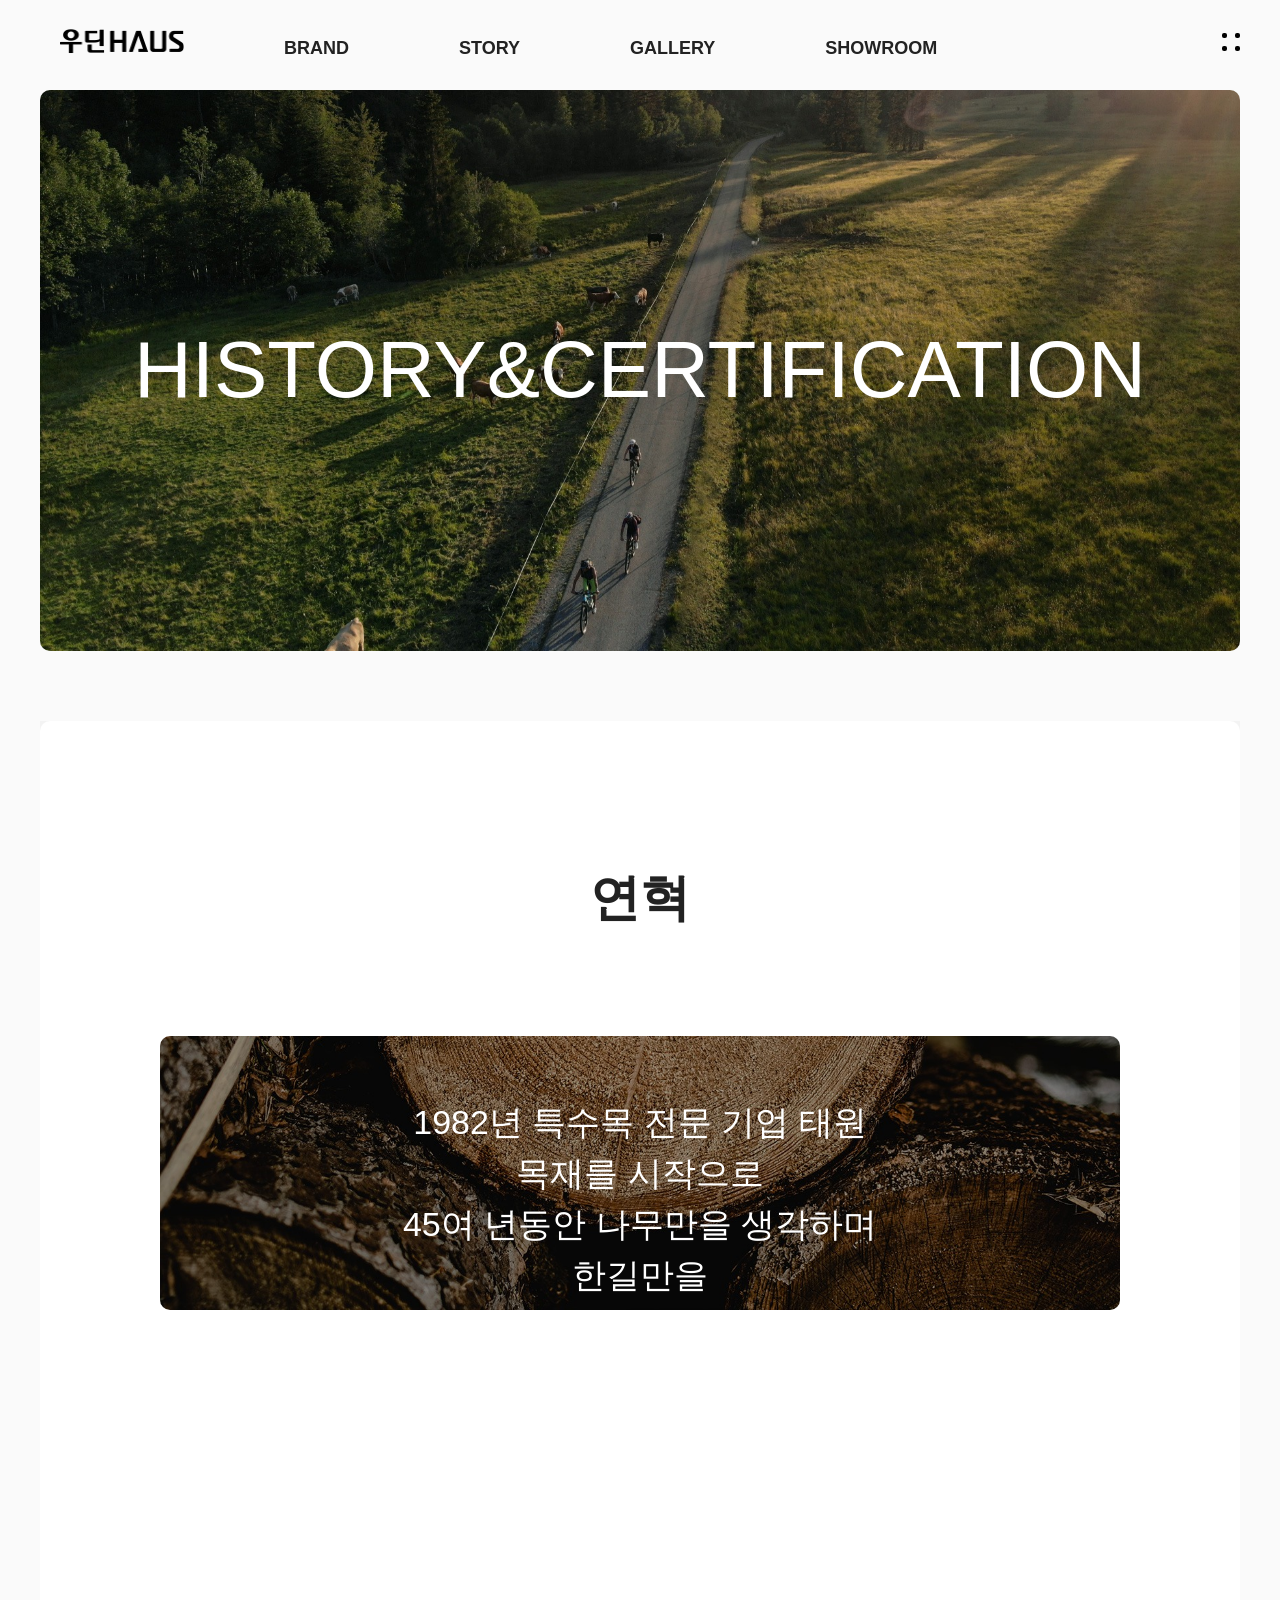
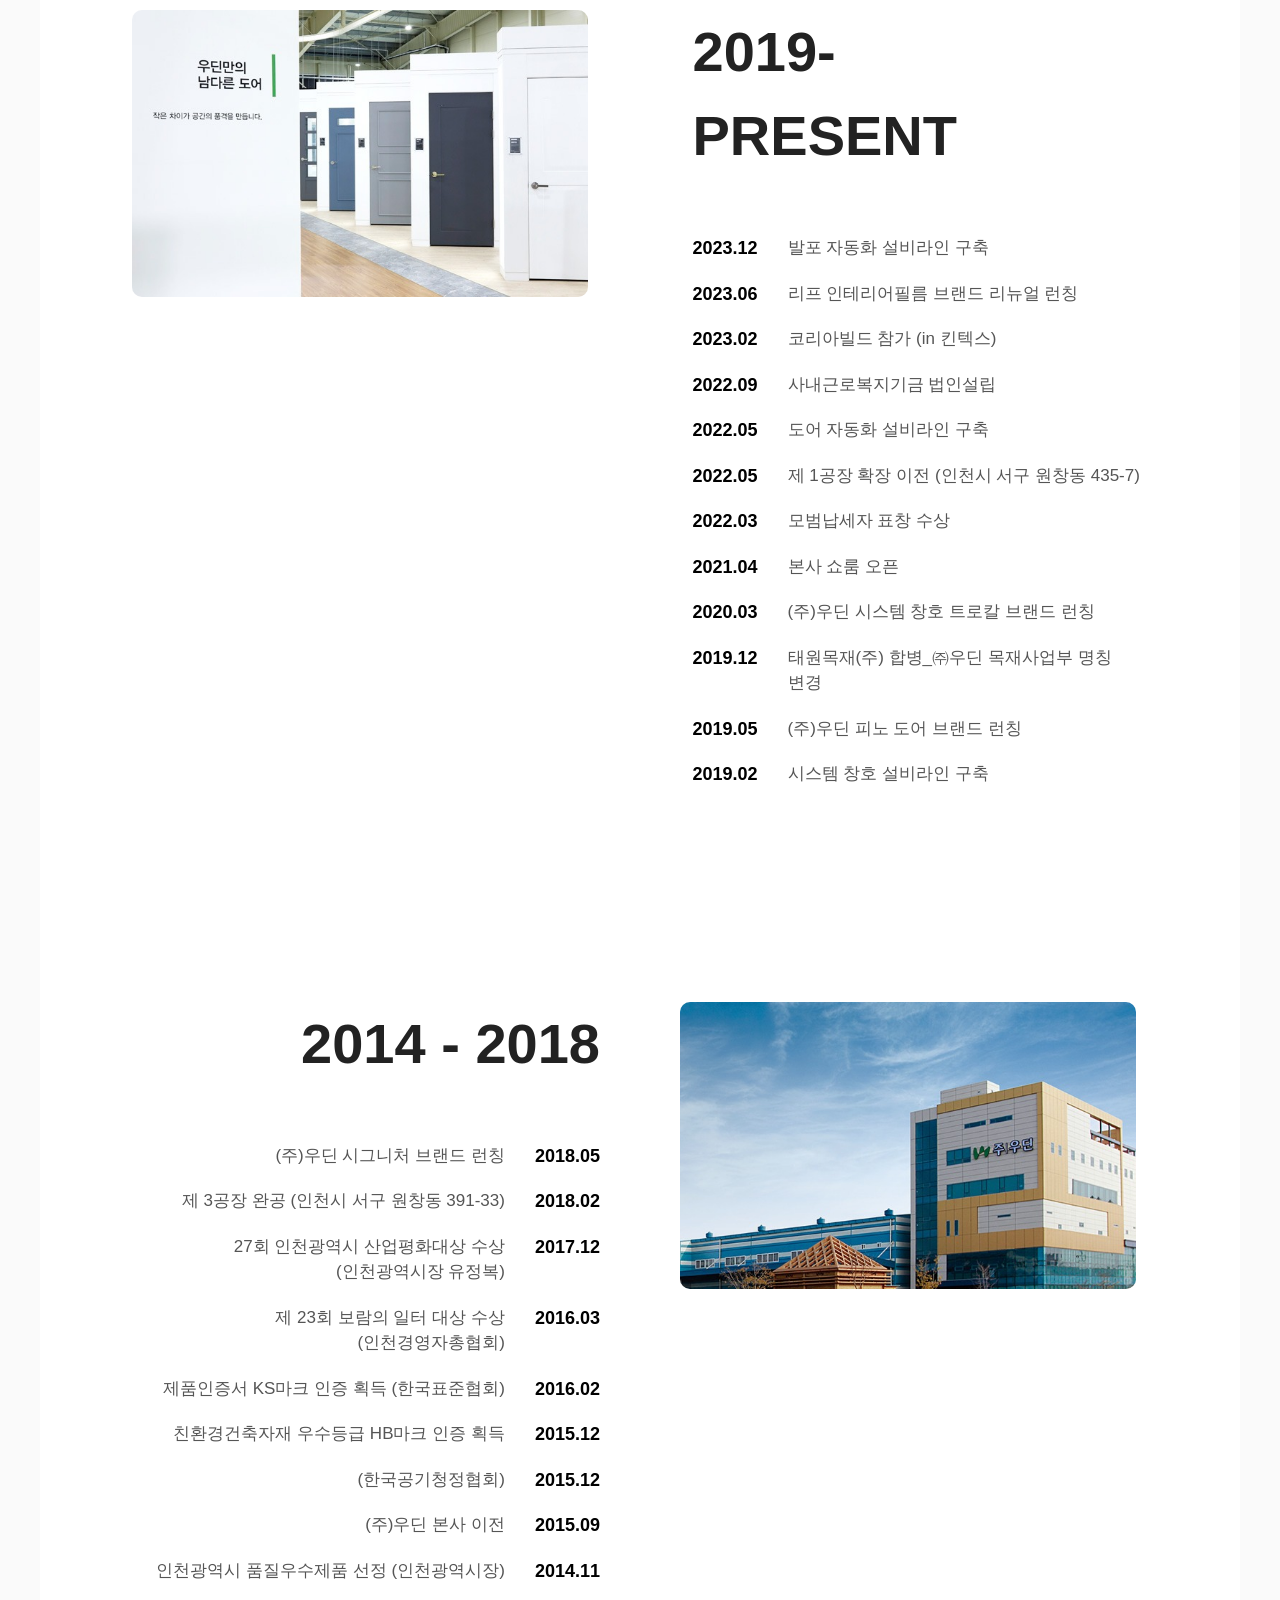
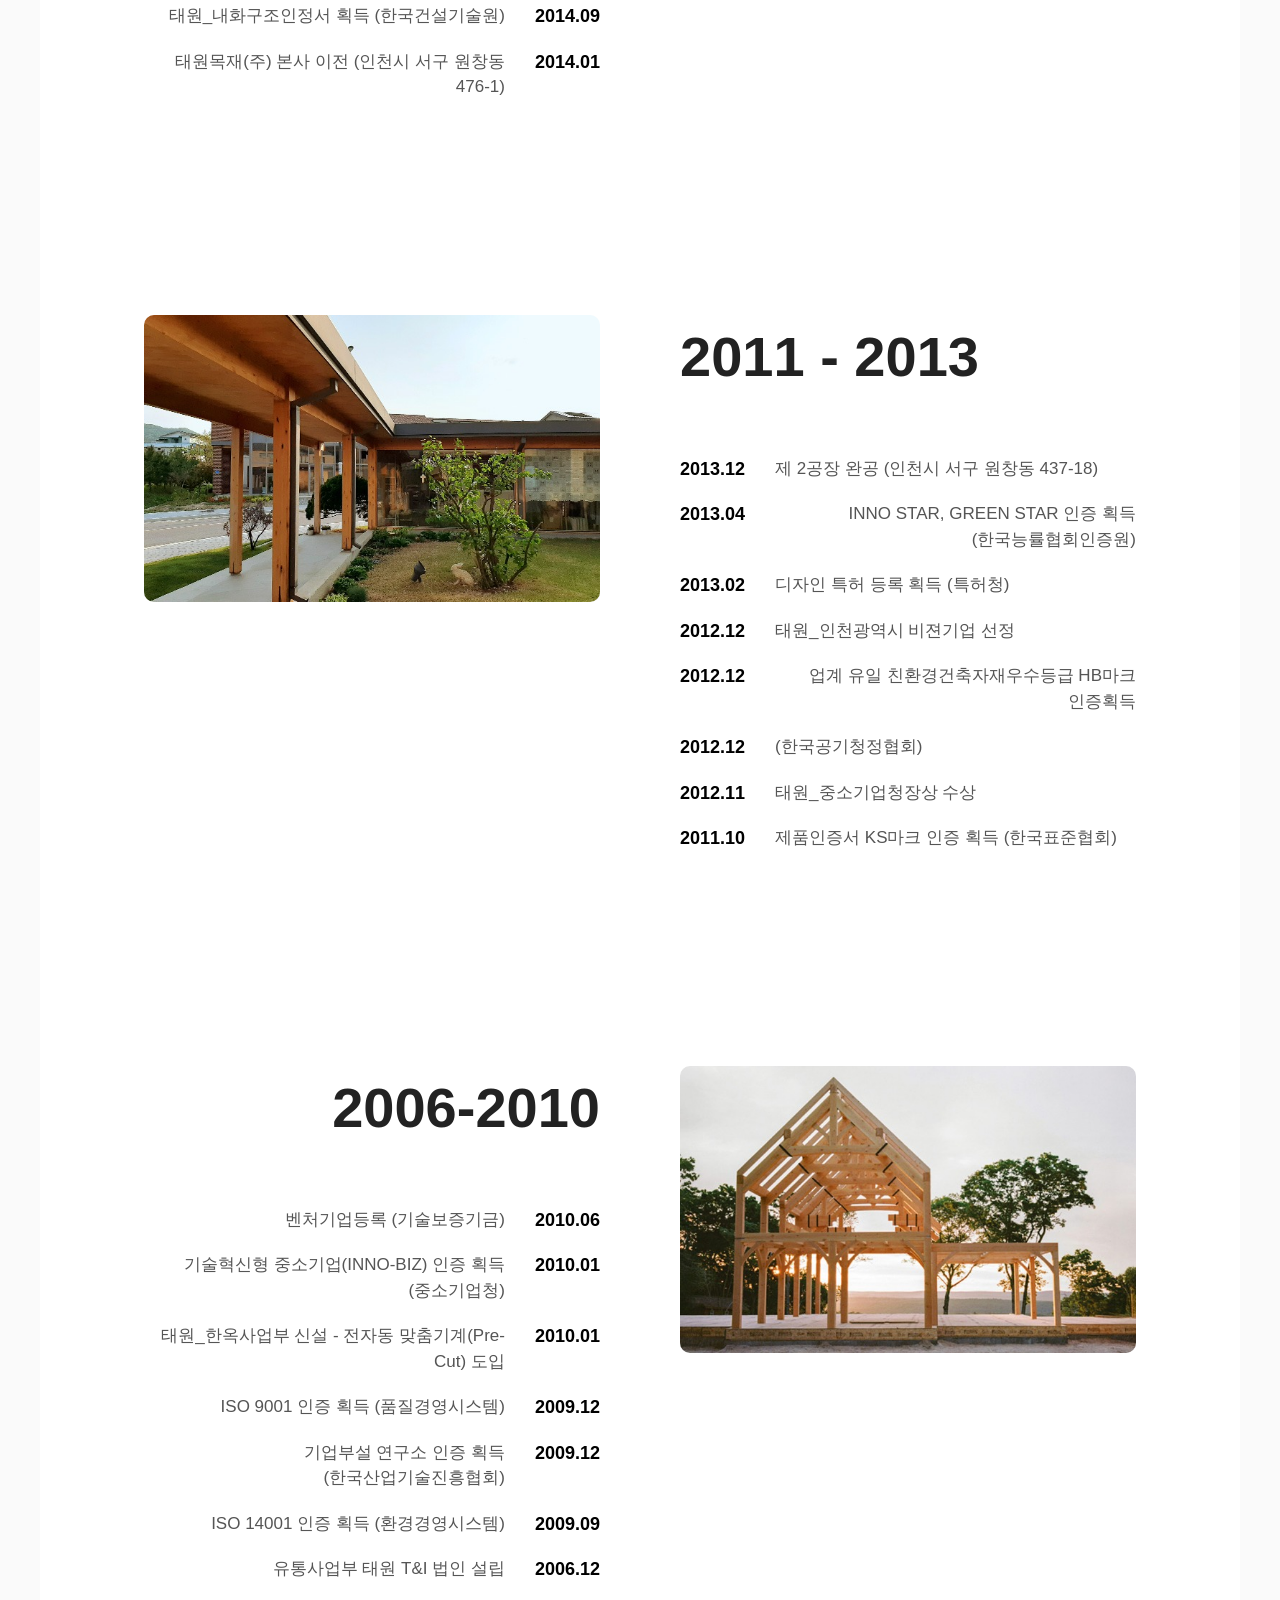
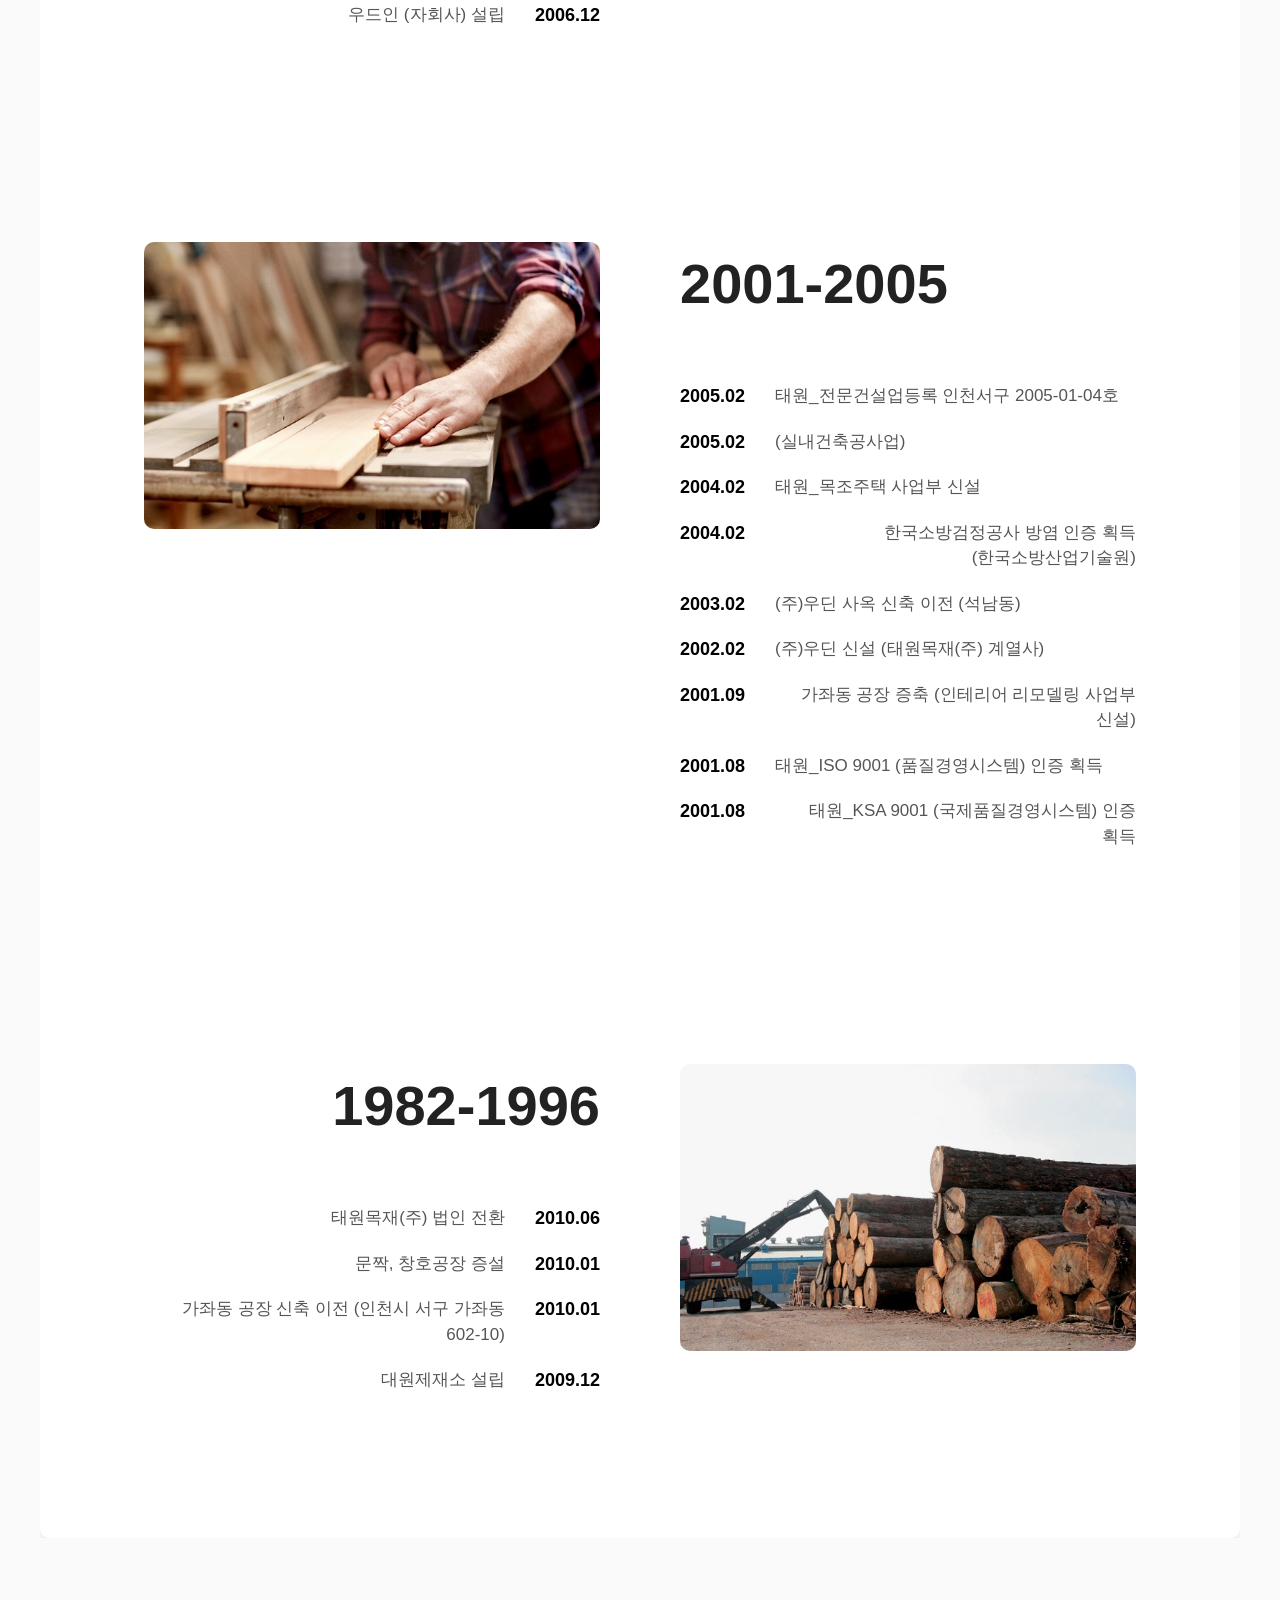
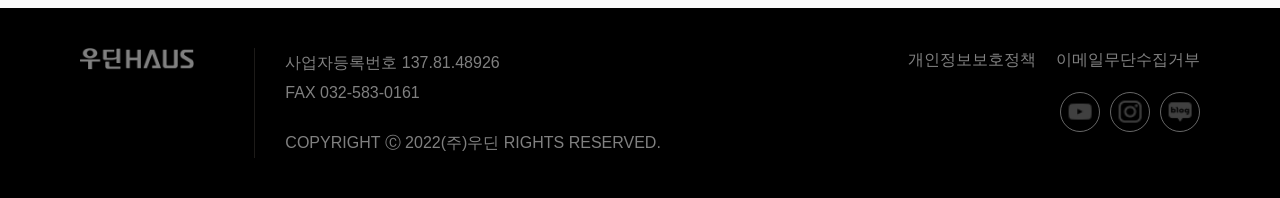
<file: brandHistory.html>
<!DOCTYPE html>
<html lang="en">
<head>
    <meta charset="UTF-8">
    <meta name="viewport" content="width=device-width, initial-scale=1.0">
    <title>브랜드_연혁 및 인증</title>
    <link rel="stylesheet" href="./css/reset.css">
    <link rel="stylesheet" href="./css/style.css">
    <link rel="stylesheet" href="./css/index.css">
    <link rel="stylesheet" href="./css/brandHistory.css">

    
</head>
<body>
    <!-- 메인 네비 구현 -->
    <header>
        <nav class="mainMenu">
            <a href="index.html" class="logo"><img src="./image/main/imgi_19_logo.png" alt="로고 이미지"></a>
            <ul class="gnb">
                <li><a href="brandStory.html">BRAND</a>
                    <ul class="snb">
                        <li><a href="brandStory.html">브랜드 스토리</a></li>
                        <li><a href="brandHistory.html">연혁 및 인증</a></li>
                        <li><a href="brandCI&BI.html">CI&BI</a></li>
                        <li><a href="brandLocation.html">오시는길</a></li>
                    </ul>
                </li>
                <li><a href="StoryMedia.html">STORY</a>
                    <ul class="snb">
                        <li><a href="StoryMedia.html">미디어</a></li>
                        <li><a href="StoryNews.html">홍보</a></li>
                        <li><a href="storyPPL.html">협찬</a></li>
                        <li><a href="StoryEvent.html">이벤트</a></li>
                    </ul>
                </li>
                <li><a href="GalleryCollection.html">GALLERY</a>
                    <ul class="snb">
                        <li><a href="GalleryCollection.html">컬렉션</a></li>
                        <li><a href="GalleryInterior.html">인테리어</a></li>
                        <li><a href="GalleryExterior.html">익스테리어</a></li>
                    </ul>
                </li>
                <li><a href="Showroom.html">SHOWROOM</a>
                    <ul class="snb">
                        <li><a href="Showroom.html">전시장</a></li>
                    </ul>
                </li>
            </ul>
            <div class="sideMenuBtn">
            <div class="sideMenuBtn-span">
                <span></span>
                <span></span>
            </div>
            <div class="sideMenuBtn-span">
                <span></span>
                <span></span>
            </div>
            </div>
        </nav>
    </header>

    <!-- 사이드 네비 구현 -->
    <div class="sideMenu">
            <div class="sideMenuCloseBtn">X
            </div>
            <ul class="sideMenuBg">
                <li class="sideMenuBg-black">
                    <ul class="sideMenuGnb">
                        <li><a href="brandStory.html">BRAND</a>
                            <div class="sideMenuGnb-line  sideMenuGnb-line-black"></div>
                            <ul class="sideMenuSnb  sideMenuSnb-black">
                                <li><a href="brandStory.html">브랜드 스토리</a></li>
                                <li><a href="brandHistory.html">연혁 및 인증</a></li>
                                <li><a href="brandCI&BI.html">CI&BI</a></li>
                                <li><a href="brandLocation.html">오시는길</a></li>
                            </ul>
                        </li>
                    </ul>
                </li>
                <li>
                    <ul class="sideMenuGnb">
                        <li><a href="StoryMedia.html">STORY</a>
                            <div class="sideMenuGnb-line"></div>
                            <ul class="sideMenuSnb">
                                <li><a href="StoryMedia.html">미디어</a></li>
                                <li><a href="StoryNews.html">홍보</a></li>
                                <li><a href="storyPPL.html">협찬</a></li>
                                <li><a href="StoryEvent.html">이벤트</a></li>
                            </ul>
                        </li>
                    </ul>
                </li>
                <li class="sideMenuBg-black">
                    <ul class="sideMenuGnb">
                        <li><a href="GalleryCollection.html">GALLERY</a>
                            <div class="sideMenuGnb-line  sideMenuGnb-line-black"></div>
                            <ul class="sideMenuSnb  sideMenuSnb-black">
                                <li><a href="GalleryCollection.html">컬렉션</a></li>
                                <li><a href="GalleryInterior.html">인테리어</a></li>
                                <li><a href="GalleryExterior.html">익스테리어</a></li>
                            </ul>
                        </li>
                    </ul>
                </li>
                <li>
                    <ul class="sideMenuGnb">
                        <li><a href="Showroom.html">SHOWROOM</a>
                            <div class="sideMenuGnb-line"></div>
                            <ul class="sideMenuSnb">
                                <li><a href="Showroom.html">전시장</a></li>
                            </ul>
                        </li>
                    </ul>
                </li>
            </ul>
    </div>

    <!-- 탑 버튼 구현 -->
        <div class="top">
        Top
        </div>

    <!-- 컨텐츠 구현 -->
    <div class="container">
        <section class="one">
            <div class="fir">
                <div class="imgFrame">
                    <img src="./image/brandHistory/imgi_16_m112_sub_visual.jpg" alt="street">
                </div>
                <p>HISTORY&CERTIFICATION</p>
            </div>
        </section>
    <section class="two">
        <div class="sec">
            <h2 class="title">연혁</h2>

            <!-- 나무이미지박스 -->
            <div class="box">
                <img src="./image/brandHistory/imgi_18_m11_sec1_his_header.jpg" alt="tree">
                <p><b>1982-PRESENT</b> <br><br>1982년 특수목 전문 기업 태원목재를 시작으로<br>45여 년동안 나무만을 생각하며 한길만을<br>걸어왔습니다.</P>
            </div>

            <!-- 첫 번째 연혁 시작 -->
            <div class="history1">
                <img src="./image/brandHistory/imgi_2_m1121_img1.jpg" alt="연혁 이미지 01">
                <!-- 가운데 선 -->
                <div class="history_dot"></div>
                <!-- 날짜 -->
                <div class="history_text1">
                    <h3>2019-<br>PRESENT</h3>
                    <ul class="history_txt">
                        <li>
                            <span>2023.12</span>
                            <p>발포 자동화 설비라인 구축</p>
                        </li>
                        <li>
                            <span>2023.06</span>
                            <p>리프 인테리어필름 브랜드 리뉴얼 런칭</p>
                        </li>
                        <li>
                            <span>2023.02</span>
                            <p>코리아빌드 참가 (in 킨텍스)</p>
                        </li>
                        <li>
                            <span>2022.09</span>
                            <p>사내근로복지기금 법인설립</p>
                        </li>
                        <li>
                            <span>2022.05</span>
                            <p>도어 자동화 설비라인 구축</p>
                        </li>
                        <li>
                            <span>2022.05</span>
                            <p>제 1공장 확장 이전 (인천시 서구 원창동 435-7)</p>
                        </li>
                        <li>
                            <span>2022.03</span>
                            <p>모범납세자 표창 수상</p>
                        </li>
                        <li>
                            <span>2021.04</span>
                            <p>본사 쇼룸 오픈</p>
                        </li>
                        <li>
                            <span>2020.03</span>
                            <p>(주)우딘 시스템 창호 트로칼 브랜드 런칭</p>
                        </li>
                        <li>
                            <span>2019.12</span>
                            <p>태원목재(주) 합병_㈜우딘 목재사업부 명칭 변경</p>
                        </li>
                        <li>
                            <span>2019.05</span>
                            <p>(주)우딘 피노 도어 브랜드 런칭</p>
                        </li>
                        <li>
                            <span>2019.02</span>
                            <p>시스템 창호 설비라인 구축</p>
                        </li>
                    </ul>
                </div>
            </div>

            <!-- 두 번째 연혁 시작 -->
            <div class="history history2">
                <div class="history_text2">
                    <h3>2014 - 2018</h3>
                    <ul class="history_txt">
                        <li>
                            <p>(주)우딘 시그니처 브랜드 런칭</p>
                            <span>2018.05</span>
                        </li>
                        <li>
                            <p>제 3공장 완공 (인천시 서구 원창동 391-33)</p>
                            <span>2018.02</span>
                        </li>
                        <li>
                            <p>27회 인천광역시 산업평화대상 수상 (인천광역시장 유정복)</p>
                            <span>2017.12</span>
                        </li>
                        <li>
                            <p>제 23회 보람의 일터 대상 수상 (인천경영자총협회)</p>
                            <span>2016.03</span>
                        </li>
                        <li>
                            <p>제품인증서 KS마크 인증 획득 (한국표준협회)</p>
                            <span>2016.02</span>
                        </li>
                        <li>
                            <p>친환경건축자재 우수등급 HB마크 인증 획득</p>
                            <span>2015.12</span>
                        </li>
                        <li>
                            <p>(한국공기청정협회)</p>
                            <span>2015.12</span>
                        </li>
                        <li>
                            <p>(주)우딘 본사 이전</p>
                            <span>2015.09</span>
                        </li>
                        <li>
                            <p>인천광역시 품질우수제품 선정 (인천광역시장)</p>
                            <span>2014.11</span>
                        </li>
                        <li>
                            <p>태원_내화구조인정서 획득 (한국건설기술원)</p>
                            <span>2014.09</span>
                        </li>
                        <li>
                            <p>태원목재(주) 본사 이전 (인천시 서구 원창동 476-1)</p>
                            <span>2014.01</span>
                        </li>
                    </ul>
                </div>
                <!-- 가운데 선 -->
                <div class="history_dot2"></div>
                <img src="./image/brandHistory/imgi_3_m1121_img2.jpg" alt="연혁 이미지 02">
            </div>

            <!-- 세 번째 연혁 시작 -->
            <div class="history3">
                <img src="./image/brandHistory/imgi_4_m1121_img3.jpg" alt="연혁 이미지 03">
                <!-- 가운데 선 -->
                <div class="history_dot3"></div>
                <!-- 날짜 -->
                <div class="history_text3">
                    <h3>2011 - 2013</h3>
                    <ul class="history_txt">
                        <li>
                            <span>2013.12</span>
                            <p>제 2공장 완공 (인천시 서구 원창동 437-18)</p>
                        </li>
                        <li>
                            <span>2013.04</span>
                            <p>INNO STAR, GREEN STAR 인증 획득 (한국능률협회인증원)</p>
                        </li>
                        <li>
                            <span>2013.02</span>
                            <p>디자인 특허 등록 획득 (특허청)</p>
                        </li>
                        <li>
                            <span>2012.12</span>
                            <p>태원_인천광역시 비젼기업 선정</p>
                        </li>
                        <li>
                            <span>2012.12</span>
                            <p>업계 유일 친환경건축자재우수등급 HB마크 인증획득</p>
                        </li>
                        <li>
                            <span>2012.12</span>
                            <p>(한국공기청정협회)</p>
                        </li>
                        <li>
                            <span>2012.11</span>
                            <p>태원_중소기업청장상 수상</p>
                        </li>
                        <li>
                            <span>2011.10</span>
                            <p>제품인증서 KS마크 인증 획득 (한국표준협회)</p>
                        </li>
                    </ul>
                </div>
            </div>

            <!-- 네 번째 연혁 시작 -->
             <div class="history4">
                <div class="history_text4">
                    <h3>2006-2010</h3>
                    <ul class="history_txt">
                        <li>
                            <p>벤처기업등록 (기술보증기금)</p>
                            <span>2010.06</span>
                        </li>
                        <li>
                            <p>기술혁신형 중소기업(INNO-BIZ) 인증 획득 (중소기업청)</p>
                            <span>2010.01</span>
                        </li>
                        <li>
                            <p>태원_한옥사업부 신설 - 전자동 맞춤기계(Pre-Cut) 도입</p>
                            <span>2010.01</span>
                        </li>
                        <li>
                            <p>ISO 9001 인증 획득 (품질경영시스템)</p>
                            <span>2009.12</span>
                        </li>
                        <li>
                            <p>기업부설 연구소 인증 획득 (한국산업기술진흥협회)</p>
                            <span>2009.12</span>
                        </li>
                        <li>
                            <p>ISO 14001 인증 획득 (환경경영시스템)</p>
                            <span>2009.09</span>
                        </li>
                        <li>
                            <p>유통사업부 태원 T&I 법인 설립</p>
                            <span>2006.12</span>
                        </li>
                        <li>
                            <p>우드인 (자회사) 설립</p>
                            <span>2006.12</span>
                        </li>
                    </ul>
                </div>
                <!-- 가운데 선 -->
                <div class="history_dot2"></div>
                <img src="./image/brandHistory/imgi_5_m1121_img4_new.jpg" alt="연혁 이미지 04">
            </div>

             <!-- 다섯 번째 연혁 시작 -->
            <div class="history3">
                <img src="./image/brandHistory/imgi_6_m1121_img5.jpg" alt="연혁 이미지 05">
                <!-- 가운데 선 -->
                <div class="history_dot3"></div>
                <!-- 날짜 -->
                <div class="history_text3">
                    <h3>2001-2005</h3>
                    <ul class="history_txt">
                        <li>
                            <span>2005.02</span>
                            <p>태원_전문건설업등록 인천서구 2005-01-04호</p>
                        </li>
                        <li>
                            <span>2005.02</span>
                            <p>(실내건축공사업)</p>
                        </li>
                        <li>
                            <span>2004.02</span>
                            <p>태원_목조주택 사업부 신설</p>
                        </li>
                        <li>
                            <span>2004.02</span>
                            <p>한국소방검정공사 방염 인증 획득 (한국소방산업기술원)</p>
                        </li>
                        <li>
                            <span>2003.02</span>
                            <p>(주)우딘 사옥 신축 이전 (석남동)</p>
                        </li>
                        <li>
                            <span>2002.02</span>
                            <p>(주)우딘 신설 (태원목재(주) 계열사)</p>
                        </li>
                        <li>
                            <span>2001.09</span>
                            <p>가좌동 공장 증축 (인테리어 리모델링 사업부 신설)</p>
                        </li>
                        <li>
                            <span>2001.08</span>
                            <p>태원_ISO 9001 (품질경영시스템) 인증 획득</p>
                        </li>
                        <li>
                            <span>2001.08</span>
                            <p>태원_KSA 9001 (국제품질경영시스템) 인증 획득</p>
                        </li>
                    </ul>
                </div>
            </div>

            <!-- 여섯 번째 연혁 시작 -->
             <div class="history4">
                <div class="history_text4">
                    <h3>1982-1996</h3>
                    <ul class="history_txt">
                        <li>
                            <p>태원목재(주) 법인 전환</p>
                            <span>2010.06</span>
                        </li>
                        <li>
                            <p>문짝, 창호공장 증설</p>
                            <span>2010.01</span>
                        </li>
                        <li>
                            <p>가좌동 공장 신축 이전 (인천시 서구 가좌동 602-10)</p>
                            <span>2010.01</span>
                        </li>
                        <li>
                            <p>대원제재소 설립</p>
                            <span>2009.12</span>
                        </li>
                    </ul>
                </div>
                <!-- 가운데 선 -->
                <div class="history_dot2"></div>
                <img src="./image/brandHistory/imgi_7_m1121_img6.jpg" alt="연혁 이미지 06">
            </div>
        </div>
    </section>
    </div>

<!-- 푸터 구현 -->
    <footer>
            <div class="footerContainer">
                <div class="footerLogo"><img src="./image/main/imgi_1_logo2.png" alt="푸터 로고"></div>
                <div class="footerInfo">
                    <p>사업자등록번호  137.81.48926</p>
                    <p>FAX  032-583-0161</p>
                    <p>COPYRIGHT Ⓒ 2022(주)우딘 RIGHTS RESERVED.</p>
                </div>
                <div class="footerText">
                    <div class="txt">
                    <P>개인정보보호정책</P>
                    <P>이메일무단수집거부</P>
                    </div>
                    <ul class="snsicon">
                        <li><a href="https://www.youtube.com/c/%EC%9A%B0%EB%94%98HAUS"><img src="./image/main/imgi_90_foot_sns1.png" alt="푸터 sns 로고 01"></a></li>
                        <li><a href="https://www.instagram.com/woodin_official/"><img src="./image/main/imgi_91_foot_sns2.png" alt="푸터 sns 로고 02"></a></li>
                        <li><a href="https://blog.naver.com/woodinhaus"><img src="./image/main/imgi_92_foot_sns3.png" alt="푸터 sns 로고 03"></a></li>
                    </ul>
                </div>
            </div>
    </footer>

    <script src="./script.js"></script>
</body>
</html>
</file>
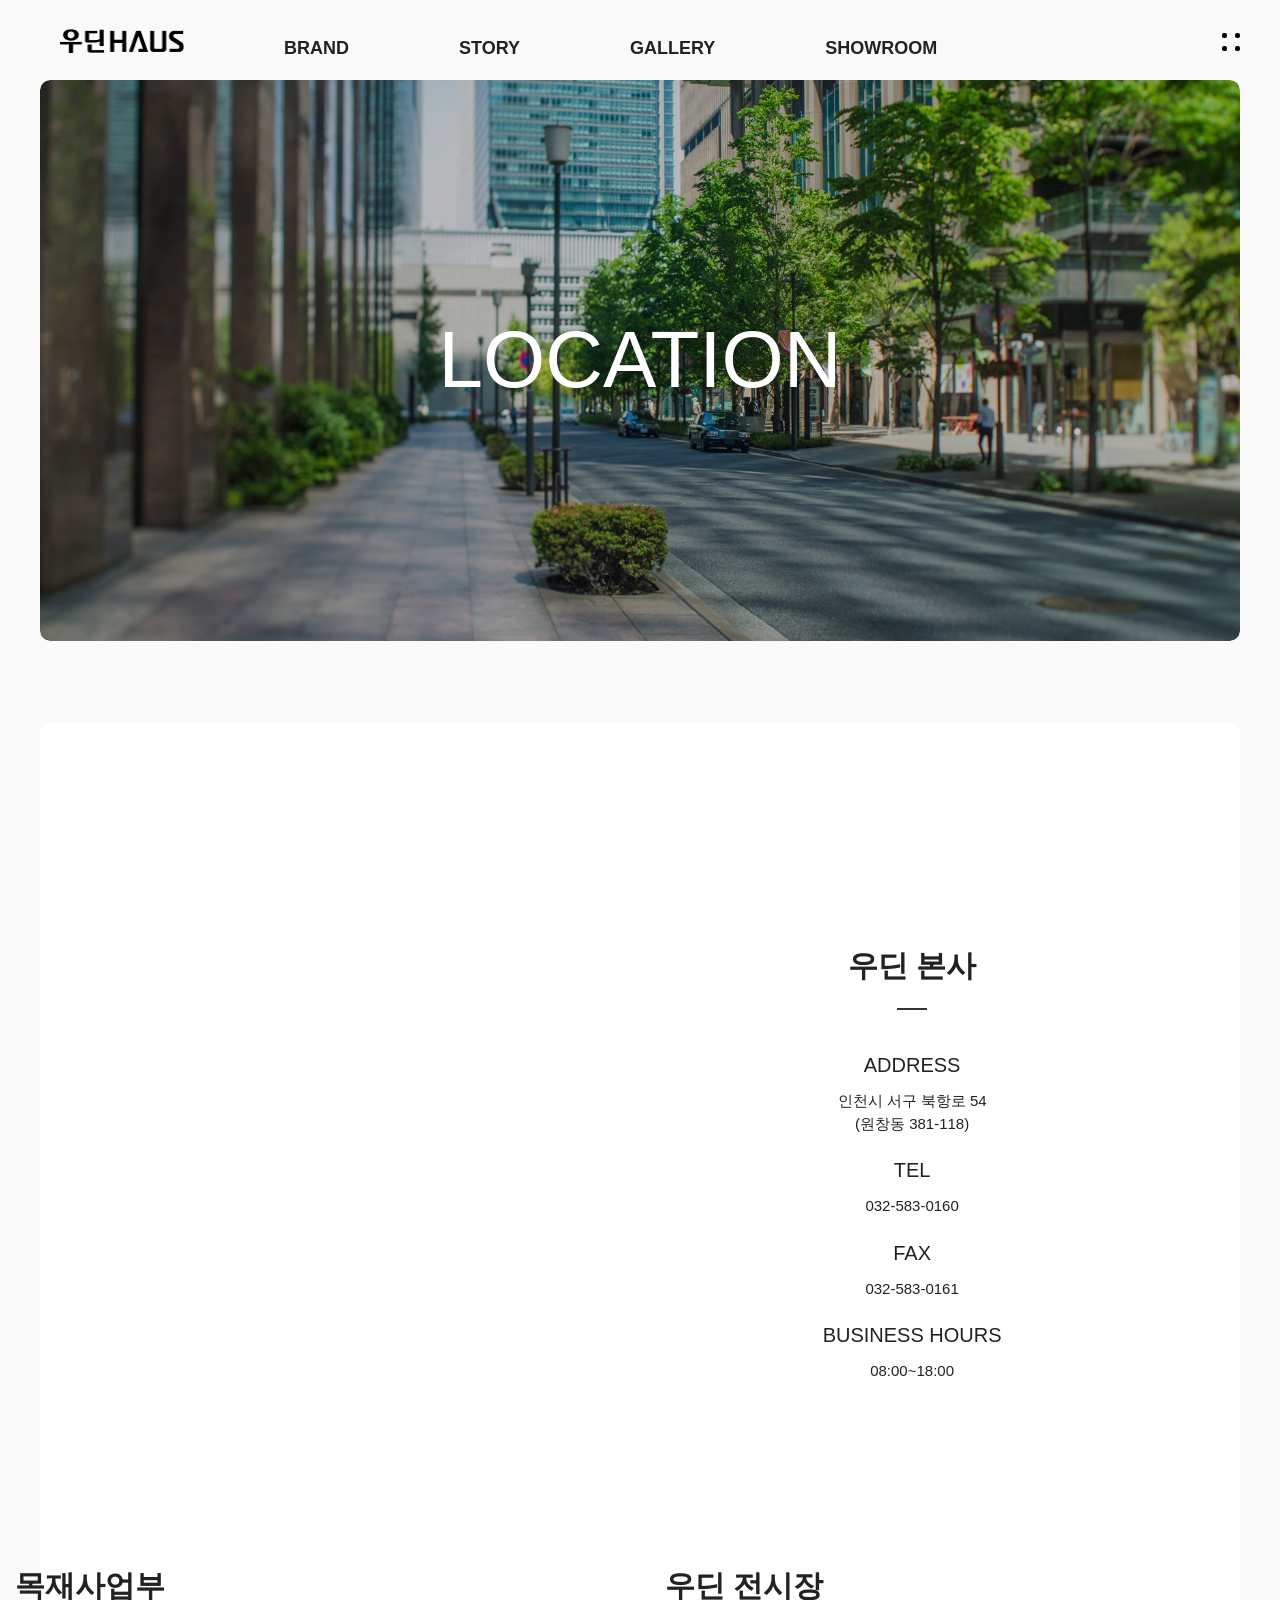
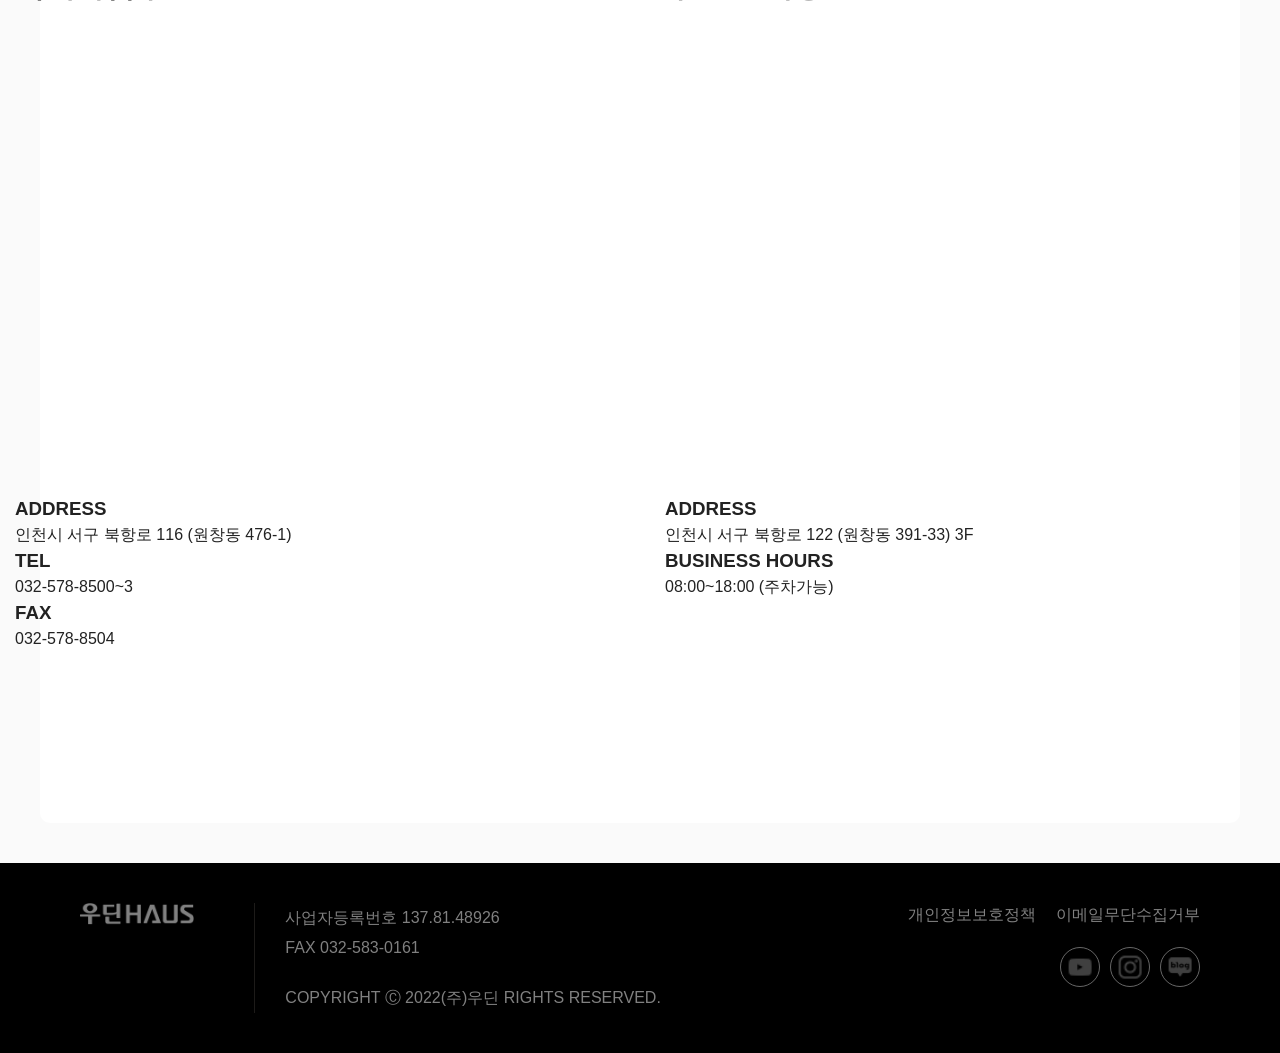
<file: brandLocation.html>
<!DOCTYPE html>
<html lang="en">
<head>
    <meta charset="UTF-8">
    <meta name="viewport" content="width=device-width, initial-scale=1.0">
    <title>브랜드_오시는길</title>
    <link rel="stylesheet" href="./css/reset.css">
    <link rel="stylesheet" href="./css/style.css">
    <link rel="stylesheet" href="./css/index.css">
    <link rel="stylesheet" href="./css/brandLocation.css">
</head>
<body>
    <!-- 메인 네비 구현 -->
    <header>
        <nav class="mainMenu">
            <a href="index.html" class="logo"><img src="./image/main/imgi_19_logo.png" alt="로고 이미지"></a>
            <ul class="gnb">
                <li><a href="brandStory.html">BRAND</a>
                    <ul class="snb">
                        <li><a href="brandStory.html">브랜드 스토리</a></li>
                        <li><a href="brandHistory.html">연혁 및 인증</a></li>
                        <li><a href="brandCI&BI.html">CI&BI</a></li>
                        <li><a href="brandLocation.html">오시는길</a></li>
                    </ul>
                </li>
                <li><a href="StoryMedia.html">STORY</a>
                    <ul class="snb">
                        <li><a href="StoryMedia.html">미디어</a></li>
                        <li><a href="StoryNews.html">홍보</a></li>
                        <li><a href="storyPPL.html">협찬</a></li>
                        <li><a href="StoryEvent.html">이벤트</a></li>
                    </ul>
                </li>
                <li><a href="GalleryCollection.html">GALLERY</a>
                    <ul class="snb">
                        <li><a href="GalleryCollection.html">컬렉션</a></li>
                        <li><a href="GalleryInterior.html">인테리어</a></li>
                        <li><a href="GalleryExterior.html">익스테리어</a></li>
                    </ul>
                </li>
                <li><a href="Showroom.html">SHOWROOM</a>
                    <ul class="snb">
                        <li><a href="Showroom.html">전시장</a></li>
                    </ul>
                </li>
            </ul>
            <div class="sideMenuBtn">
            <div class="sideMenuBtn-span">
                <span></span>
                <span></span>
            </div>
            <div class="sideMenuBtn-span">
                <span></span>
                <span></span>
            </div>
            </div>
        </nav>
    </header>

    <!-- 사이드 네비 구현 -->
    <div class="sideMenu">
            <div class="sideMenuCloseBtn">X
            </div>
            <ul class="sideMenuBg">
                <li class="sideMenuBg-black">
                    <ul class="sideMenuGnb">
                        <li><a href="brandStory.html">BRAND</a>
                            <div class="sideMenuGnb-line  sideMenuGnb-line-black"></div>
                            <ul class="sideMenuSnb  sideMenuSnb-black">
                                <li><a href="brandStory.html">브랜드 스토리</a></li>
                                <li><a href="brandHistory.html">연혁 및 인증</a></li>
                                <li><a href="brandCI&BI.html">CI&BI</a></li>
                                <li><a href="brandLocation.html">오시는길</a></li>
                            </ul>
                        </li>
                    </ul>
                </li>
                <li>
                    <ul class="sideMenuGnb">
                        <li><a href="StoryMedia.html">STORY</a>
                            <div class="sideMenuGnb-line"></div>
                            <ul class="sideMenuSnb">
                                <li><a href="StoryMedia.html">미디어</a></li>
                                <li><a href="StoryNews.html">홍보</a></li>
                                <li><a href="storyPPL.html">협찬</a></li>
                                <li><a href="StoryEvent.html">이벤트</a></li>
                            </ul>
                        </li>
                    </ul>
                </li>
                <li class="sideMenuBg-black">
                    <ul class="sideMenuGnb">
                        <li><a href="GalleryCollection.html">GALLERY</a>
                            <div class="sideMenuGnb-line  sideMenuGnb-line-black"></div>
                            <ul class="sideMenuSnb  sideMenuSnb-black">
                                <li><a href="GalleryCollection.html">컬렉션</a></li>
                                <li><a href="GalleryInterior.html">인테리어</a></li>
                                <li><a href="GalleryExterior.html">익스테리어</a></li>
                            </ul>
                        </li>
                    </ul>
                </li>
                <li>
                    <ul class="sideMenuGnb">
                        <li><a href="Showroom.html">SHOWROOM</a>
                            <div class="sideMenuGnb-line"></div>
                            <ul class="sideMenuSnb">
                                <li><a href="Showroom.html">전시장</a></li>
                            </ul>
                        </li>
                    </ul>
                </li>
            </ul>
    </div>

    <!-- 탑 버튼 구현 -->
    <div class="top">
    Top
    </div>
        
    <!-- 컨텐츠 구현 -->
     <div class="container">
        <section>
            <div class="brand3">
                <div class="b3">
                    <div class="imgImg">
                        <img src="./image/brandLocation/imgi_59_m114_sub_visual.jpg" alt="Location">
                    </div>
                    <p>LOCATION</p>
                </div>
                <div class="mapSection">
                    <div class="map">
                        <div class="mapFir">
                            <iframe src="https://www.google.com/maps/embed?pb=!1m18!1m12!1m3!1d3165.018240943933!2d126.63998737640385!3d37.50748792751094!2m3!1f0!2f0!3f0!3m2!1i1024!2i768!4f13.1!3m3!1m2!1s0x357b7f23586998d3%3A0xf421d28f50a9ab0d!2z7J247LKc6rSR7Jet7IucIOyEnOq1rCDrtoHtla3roZwgNTQgMzgxIDExOA!5e0!3m2!1sko!2skr!4v1779352378355!5m2!1sko!2skr" width="600" height="450" style="border:0;" allowfullscreen="" loading="lazy" referrerpolicy="no-referrer-when-downgrade"></iframe>
                            <div class="textBox">
                                <h2>우딘 본사</h2>
                                <div class="t_tjs"></div>
                                <h3>ADDRESS</h3>
                                <p>인천시 서구 북항로 54<br>(원창동 381-118)</p>
                                <h3>TEL</h3>
                                <p>032-583-0160</p>
                                <h3>FAX</h3>
                                <p>032-583-0161</p>
                                <h3>BUSINESS HOURS</h3>
                                <p>08:00~18:00</p>
                            </div>
                        </div>

                        <div class="mapSec">
                            <div class="map2">
                                <h2>목재사업부</h2>
                                <iframe src="https://www.google.com/maps/embed?pb=!1m18!1m12!1m3!1d3165.012466245242!2d126.63311967640387!3d37.50762412750317!2m3!1f0!2f0!3f0!3m2!1i1024!2i768!4f13.1!3m3!1m2!1s0x357b7f3977f6f361%3A0x930e72075c1b34c4!2z7J247LKc6rSR7Jet7IucIOyEnOq1rCDrtoHtla3roZwgMTE2IDQ3NiAx!5e0!3m2!1sko!2skr!4v1779773298246!5m2!1sko!2skr" width="600" height="450" style="border:0;" allowfullscreen="" loading="lazy" referrerpolicy="no-referrer-when-downgrade"></iframe>
                                <div class="textBox2">
                                    <p><h3>ADDRESS</h3>인천시 서구 북항로 116 (원창동 476-1)</p>
                                    <p><h3>TEL</h3>032-578-8500~3</p>
                                    <p><h3>FAX</h3>032-578-8504</p>
                                </div>
                            </div>
                            <div class="map3">
                                <h2>우딘 전시장</h2>
                                <iframe src="https://www.google.com/maps/embed?pb=!1m18!1m12!1m3!1d3165.029591015436!2d126.63194117640387!3d37.50722022752651!2m3!1f0!2f0!3f0!3m2!1i1024!2i768!4f13.1!3m3!1m2!1s0x357b7f39ba4c8035%3A0x38d8080e28129796!2z7J247LKc6rSR7Jet7IucIOyEnOq1rCDrtoHtla3roZwgMTIyIDM5MSAzMyAzZg!5e0!3m2!1sko!2skr!4v1779773553374!5m2!1sko!2skr" width="600" height="450" style="border:0;" allowfullscreen="" loading="lazy" referrerpolicy="no-referrer-when-downgrade"></iframe>
                                <div class="textBox3">
                                    <p><h3>ADDRESS</h3>인천시 서구 북항로 122 (원창동 391-33) 3F</p>
                                    <p><h3>BUSINESS HOURS</h3>08:00~18:00 (주차가능)</p>
                                </div>
                            </div>
                        </div>
                    </div>
                </div>
            </div>
        </section>
    </div>

     <!-- 푸터 구현 -->
    <footer>
            <div class="footerContainer">
                <div class="footerLogo"><img src="./image/main/imgi_1_logo2.png" alt="푸터 로고"></div>
                <div class="footerInfo">
                    <p>사업자등록번호  137.81.48926</p>
                    <p>FAX  032-583-0161</p>
                    <p>COPYRIGHT Ⓒ 2022(주)우딘 RIGHTS RESERVED.</p>
                </div>
                <div class="footerText">
                    <div class="txt">
                    <P>개인정보보호정책</P>
                    <P>이메일무단수집거부</P>
                    </div>
                    <ul class="snsicon">
                        <li><a href="https://www.youtube.com/c/%EC%9A%B0%EB%94%98HAUS"><img src="./image/main/imgi_90_foot_sns1.png" alt="푸터 sns 로고 01"></a></li>
                        <li><a href="https://www.instagram.com/woodin_official/"><img src="./image/main/imgi_91_foot_sns2.png" alt="푸터 sns 로고 02"></a></li>
                        <li><a href="https://blog.naver.com/woodinhaus"><img src="./image/main/imgi_92_foot_sns3.png" alt="푸터 sns 로고 03"></a></li>
                    </ul>
                </div>
            </div>
    </footer>
    <script src="./script.js"></script>
</body>
</html>
</file>
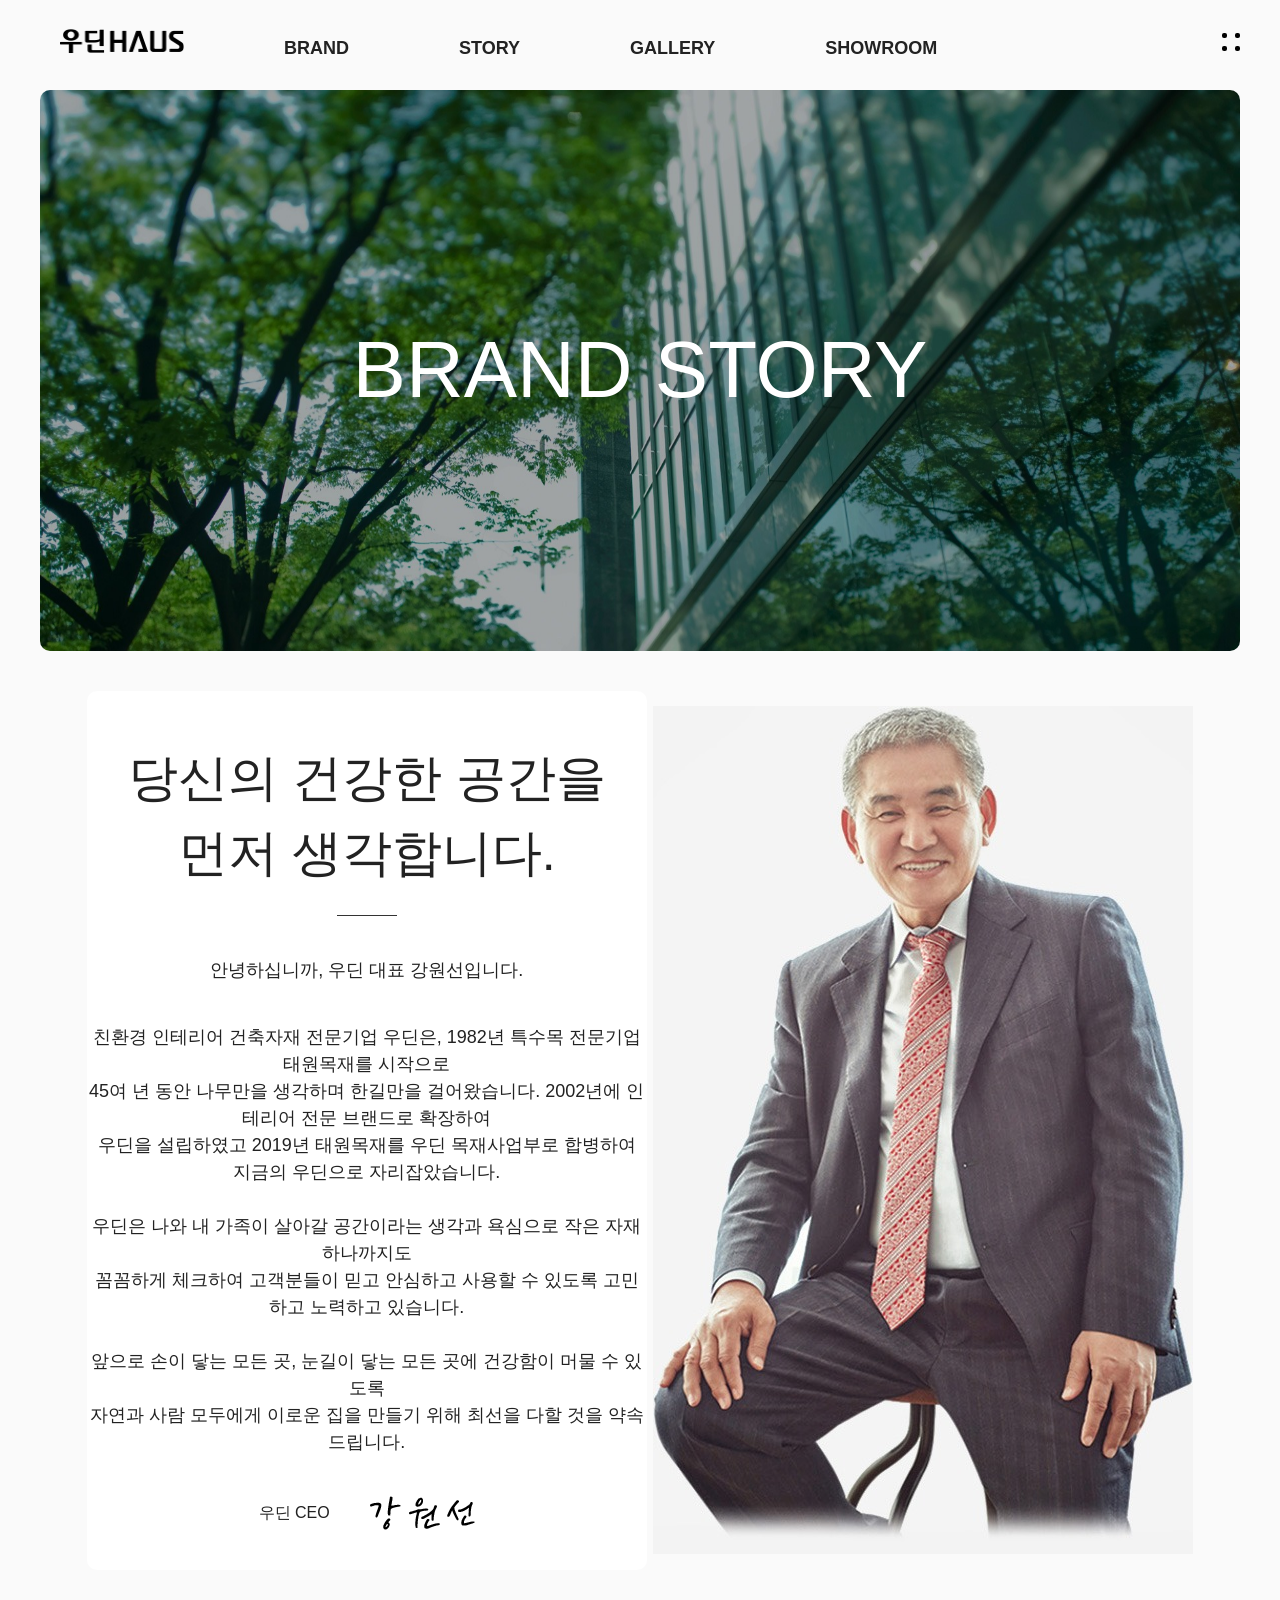
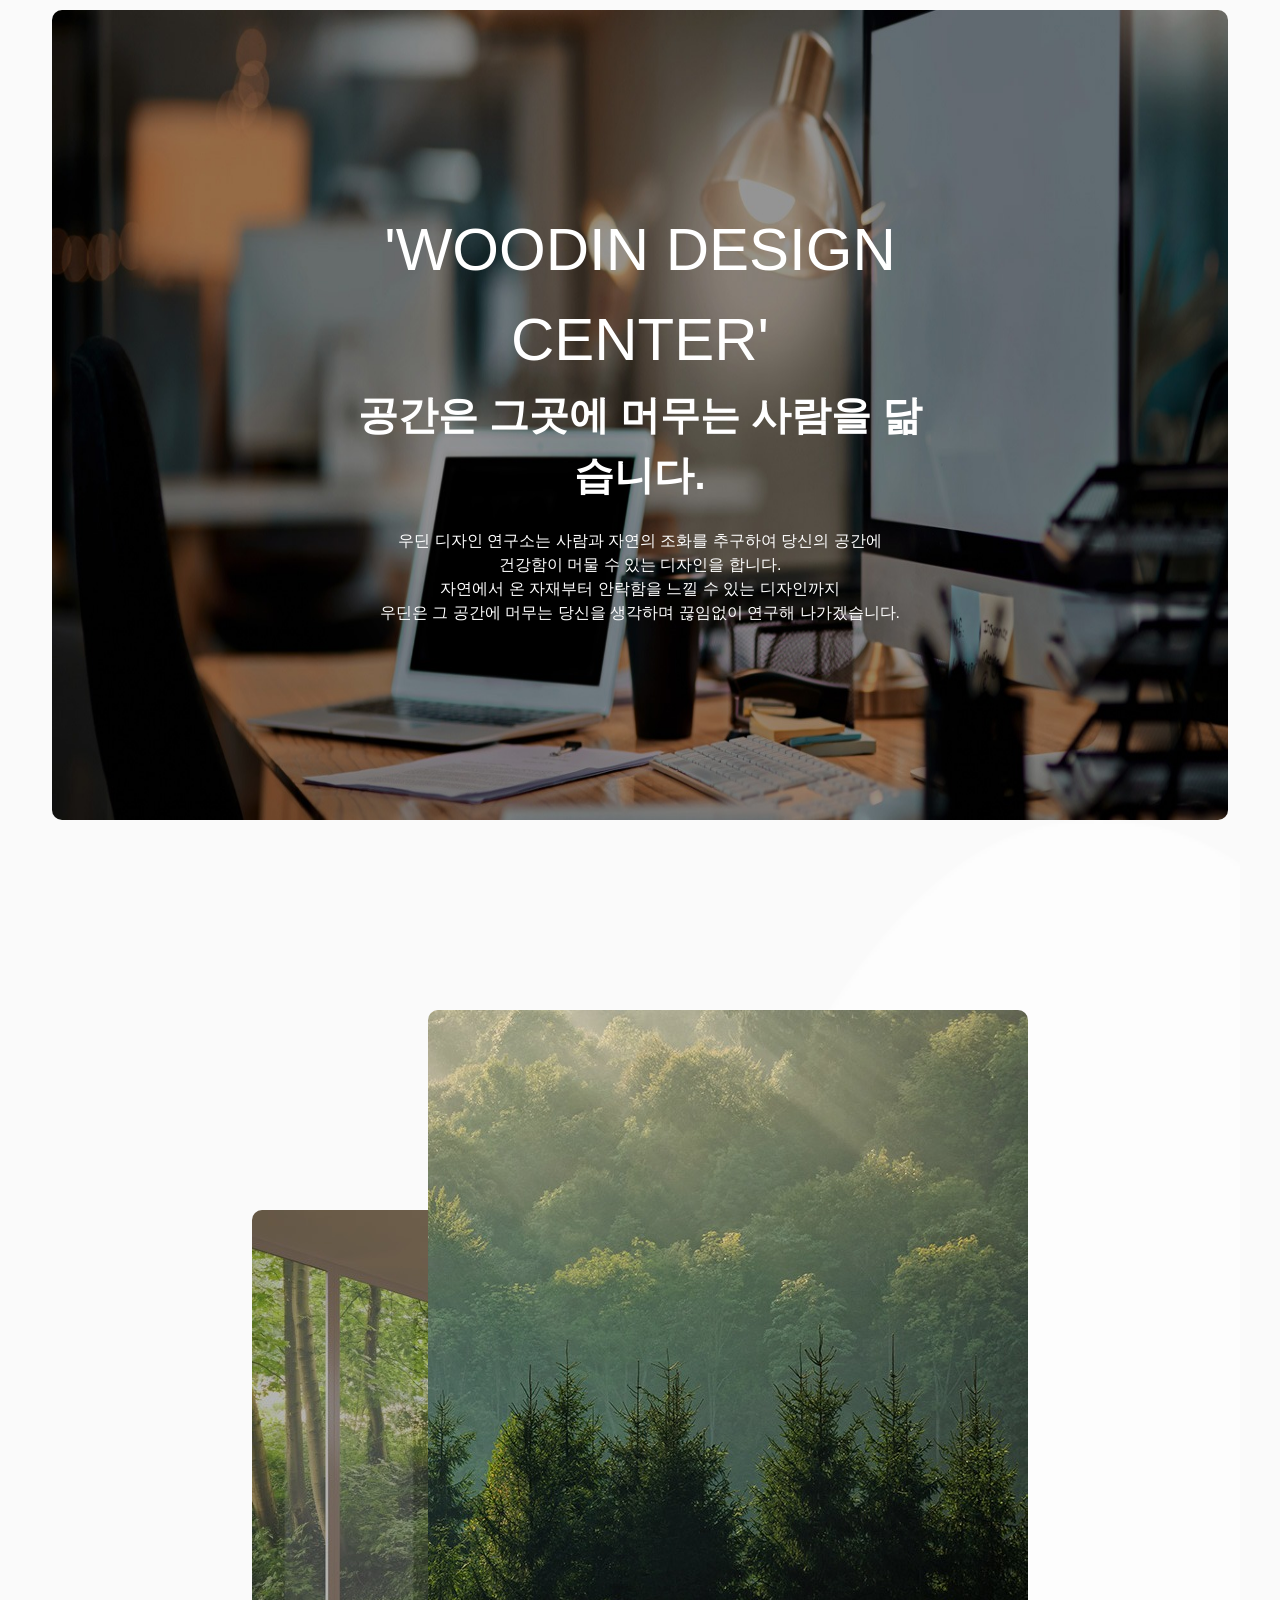
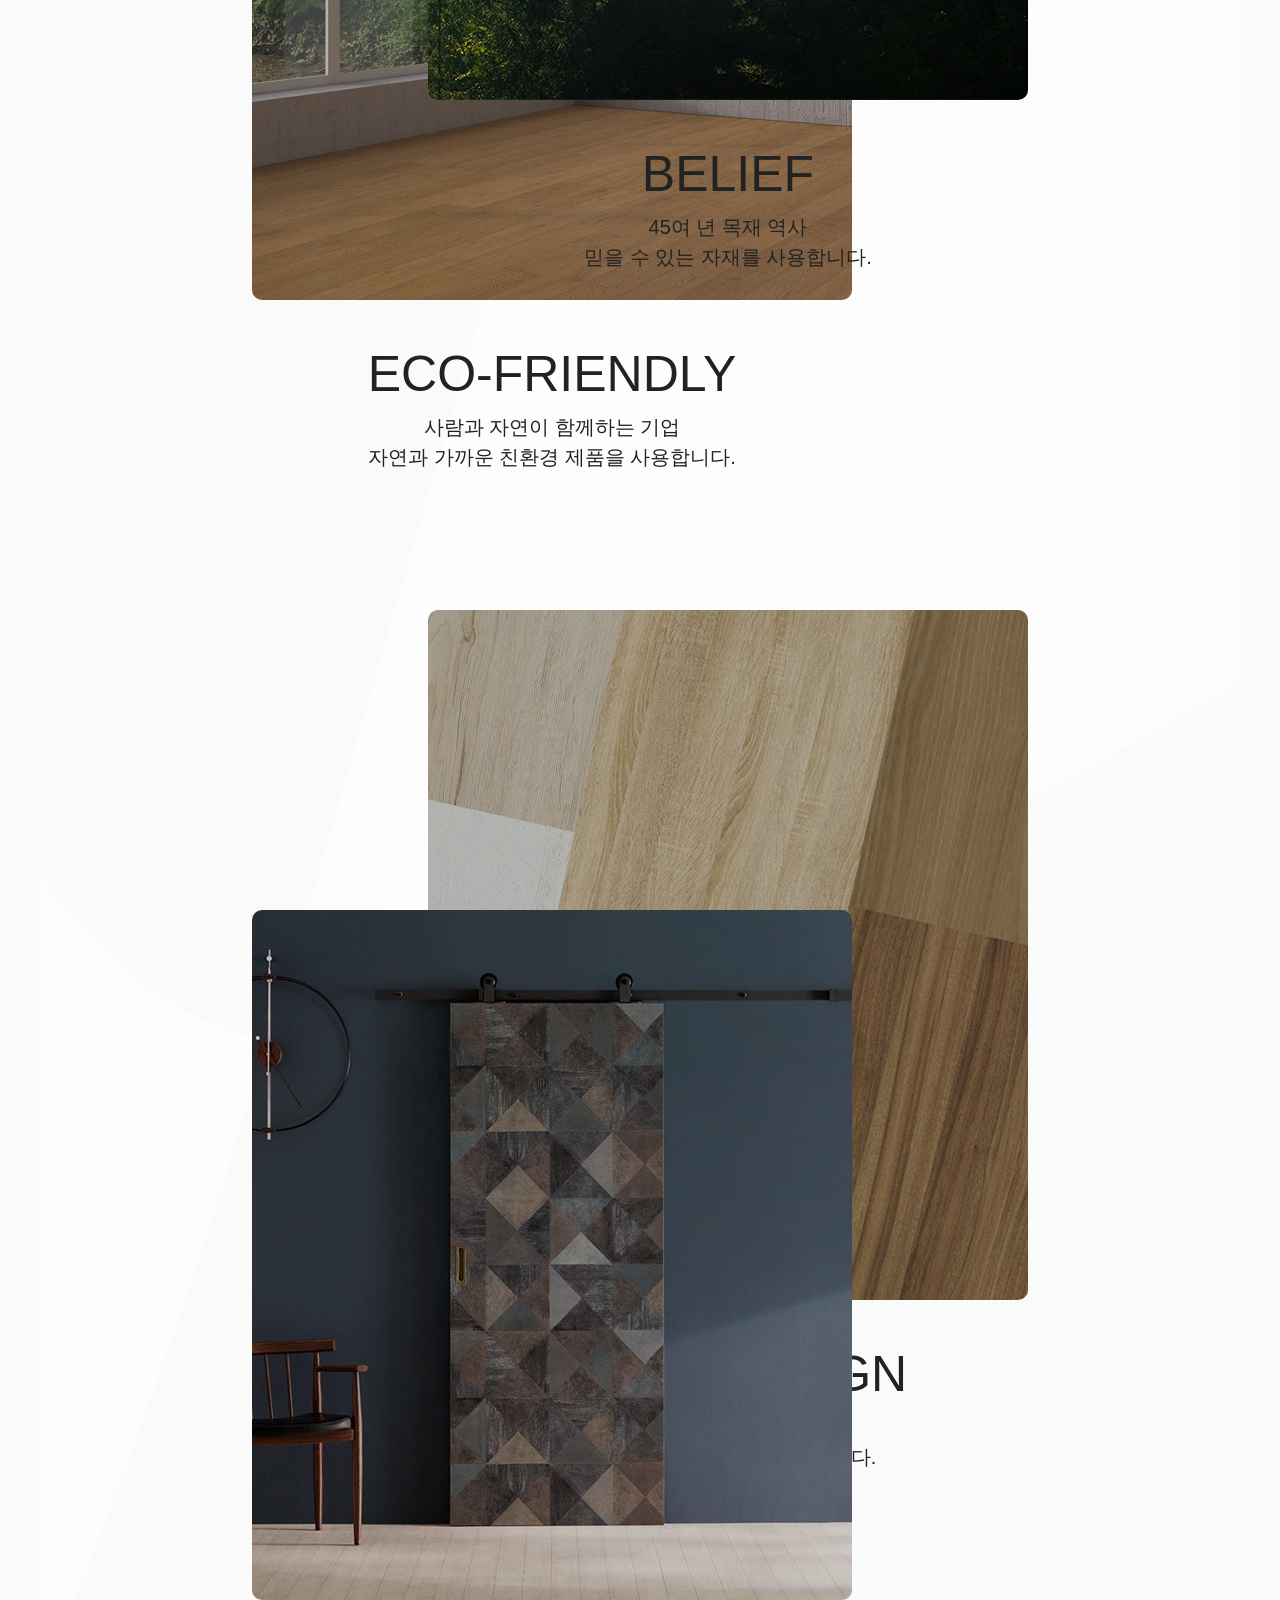
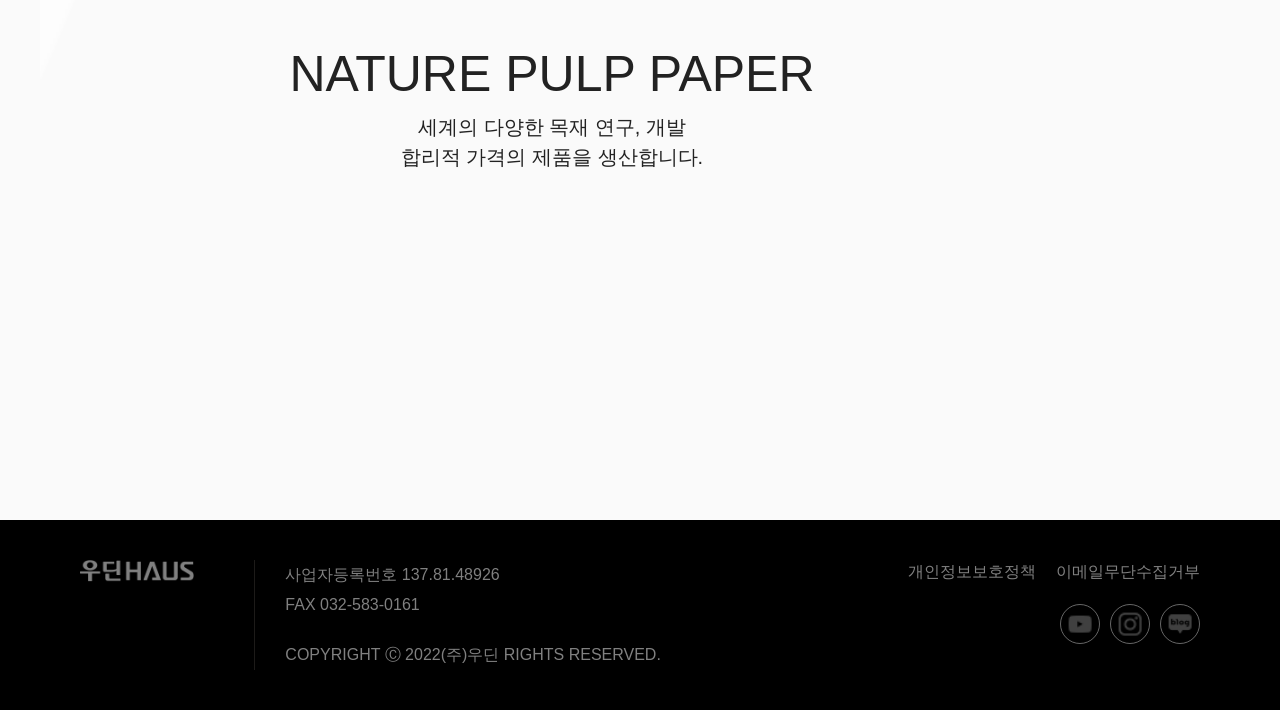
<file: brandStory.html>
<!DOCTYPE html>
<html lang="en">
<head>
    <meta charset="UTF-8">
    <meta name="viewport" content="width=device-width, initial-scale=1.0">
    <title>브랜드_스토리</title>
    <link rel="stylesheet" href="./css/reset.css">
    <link rel="stylesheet" href="./css/style.css">
    <link rel="stylesheet" href="./css/index.css">
    <link rel="stylesheet" href="./css/brandStory.css">
</head>
<body>
   <!-- 메인 네비 구현 -->
    <header>
        <nav class="mainMenu">
            <a href="index.html" class="logo"><img src="./image/main/imgi_19_logo.png" alt="로고 이미지"></a>
            <ul class="gnb">
                <li><a href="brandStory.html">BRAND</a>
                    <ul class="snb">
                        <li><a href="brandStory.html">브랜드 스토리</a></li>
                        <li><a href="brandHistory.html">연혁 및 인증</a></li>
                        <li><a href="brandCI&BI.html">CI&BI</a></li>
                        <li><a href="brandLocation.html">오시는길</a></li>
                    </ul>
                </li>
                <li><a href="StoryMedia.html">STORY</a>
                    <ul class="snb">
                        <li><a href="StoryMedia.html">미디어</a></li>
                        <li><a href="StoryNews.html">홍보</a></li>
                        <li><a href="storyPPL.html">협찬</a></li>
                        <li><a href="StoryEvent.html">이벤트</a></li>
                    </ul>
                </li>
                <li><a href="GalleryCollection.html">GALLERY</a>
                    <ul class="snb">
                        <li><a href="GalleryCollection.html">컬렉션</a></li>
                        <li><a href="GalleryInterior.html">인테리어</a></li>
                        <li><a href="GalleryExterior.html">익스테리어</a></li>
                    </ul>
                </li>
                <li><a href="Showroom.html">SHOWROOM</a>
                    <ul class="snb">
                        <li><a href="Showroom.html">전시장</a></li>
                    </ul>
                </li>
            </ul>
            <div class="sideMenuBtn">
            <div class="sideMenuBtn-span">
                <span></span>
                <span></span>
            </div>
            <div class="sideMenuBtn-span">
                <span></span>
                <span></span>
            </div>
            </div>
        </nav>
    </header>

    <!-- 사이드 네비 구현 -->
    <div class="sideMenu">
            <div class="sideMenuCloseBtn">X
            </div>
            <ul class="sideMenuBg">
                <li class="sideMenuBg-black">
                    <ul class="sideMenuGnb">
                        <li><a href="brandStory.html">BRAND</a>
                            <div class="sideMenuGnb-line  sideMenuGnb-line-black"></div>
                            <ul class="sideMenuSnb  sideMenuSnb-black">
                                <li><a href="brandStory.html">브랜드 스토리</a></li>
                                <li><a href="brandHistory.html">연혁 및 인증</a></li>
                                <li><a href="brandCI&BI.html">CI&BI</a></li>
                                <li><a href="brandLocation.html">오시는길</a></li>
                            </ul>
                        </li>
                    </ul>
                </li>
                <li>
                    <ul class="sideMenuGnb">
                        <li><a href="StoryMedia.html">STORY</a>
                            <div class="sideMenuGnb-line"></div>
                            <ul class="sideMenuSnb">
                                <li><a href="StoryMedia.html">미디어</a></li>
                                <li><a href="StoryNews.html">홍보</a></li>
                                <li><a href="storyPPL.html">협찬</a></li>
                                <li><a href="StoryEvent.html">이벤트</a></li>
                            </ul>
                        </li>
                    </ul>
                </li>
                <li class="sideMenuBg-black">
                    <ul class="sideMenuGnb">
                        <li><a href="GalleryCollection.html">GALLERY</a>
                            <div class="sideMenuGnb-line  sideMenuGnb-line-black"></div>
                            <ul class="sideMenuSnb  sideMenuSnb-black">
                                <li><a href="GalleryCollection.html">컬렉션</a></li>
                                <li><a href="GalleryInterior.html">인테리어</a></li>
                                <li><a href="GalleryExterior.html">익스테리어</a></li>
                            </ul>
                        </li>
                    </ul>
                </li>
                <li>
                    <ul class="sideMenuGnb">
                        <li><a href="Showroom.html">SHOWROOM</a>
                            <div class="sideMenuGnb-line"></div>
                            <ul class="sideMenuSnb">
                                <li><a href="Showroom.html">전시장</a></li>
                            </ul>
                        </li>
                    </ul>
                </li>
            </ul>
    </div>

    <!-- 탑 버튼 구현 -->
    <div class="top">
    Top
    </div>

    <!-- 컨텐츠 구현 -->
     <div class="container">
            <section class="one">
        <div class="fir">
            <div class="mainImg">
                <img src="./image/brandStory/imgi_16_m111_sub_visual.jpg" alt="tree">
            </div>
            <p>BRAND STORY</p>
        </div>
    </section>

    <!-- 두 번째 섹션 ㅡㅡㅡㅡㅡㅡㅡㅡㅡㅡㅡㅡㅡㅡㅡㅡㅡㅡㅡ -->
    <section class="ceo_section">
            <div class="white_ceo">
                <p class="title">당신의 건강한 공간을<br>먼저 생각합니다.</p><br>
                <div class="tjs"></div>
                    <p class="content">
                        <b>안녕하십니까, 우딘 대표 강원선입니다.</b>
                        <br>
                        친환경 인테리어 건축자재 전문기업 우딘은, 1982년 특수목 전문기업 태원목재를 시작으로<br>
                        45여 년 동안 나무만을 생각하며 한길만을 걸어왔습니다. 2002년에 인테리어 전문 브랜드로 확장하여<br>
                        우딘을 설립하였고 2019년 태원목재를 우딘 목재사업부로 합병하여 지금의 우딘으로 자리잡았습니다.<br>
                        <br>
                        우딘은 나와 내 가족이 살아갈 공간이라는 생각과 욕심으로 작은 자재 하나까지도<br>
                        꼼꼼하게 체크하여 고객분들이 믿고 안심하고 사용할 수 있도록 고민하고 노력하고 있습니다.<br>
                        <br>
                        앞으로 손이 닿는 모든 곳, 눈길이 닿는 모든 곳에 건강함이 머물 수 있도록<br>
                        자연과 사람 모두에게 이로운 집을 만들기 위해 최선을 다할 것을 약속드립니다.<br></p>
                    </p>
                    <div class="sign">
                        <span>우딘 CEO </span> 
                        <img src="./image/brandStory/imgi_2_m111_ceo_signature.png" alt="ceo sign">
                    </div>
            </div>

            <div class="imgBox">
                <img src="./image/brandStory/imgi_3_220210_m111_sec1_img1.jpg" alt="ceo img">
            </div>
    </section>
    <!-- 두 번째 섹션 끝 ㅡㅡㅡㅡㅡㅡㅡㅡㅡㅡㅡㅡㅡㅡㅡㅡㅡㅡㅡㅡㅡㅡㅡㅡㅡㅡㅡㅡㅡㅡㅡㅡ -->
    <section class="three">
        <div class="thi">
            <img src="./image/brandStory/imgi_18_m11_sec2_bg.jpg" alt="desk">
            <div class="text">
                <p class="title">'WOODIN DESIGN CENTER'</p>
                <p class="s_title"><b>공간은 그곳에 머무는 사람을 닮습니다.</b></p>
                <br>
                <p class="content">우딘 디자인 연구소는 사람과 자연의 조화를 추구하여 당신의 공간에<br>
                건강함이 머물 수 있는 디자인을 합니다.<br>
                자연에서 온 자재부터 안락함을 느낄 수 있는 디자인까지<br>
                우딘은 그 공간에 머무는 당신을 생각하며 끊임없이 연구해 나가겠습니다.</p>
            </div>
        </div>
    </section>
    <section class="four">
        <div class="last">
            <div class="set1">
                <p>ECO-FRIENDLY</p>
                <span>사람과 자연이 함께하는 기업<br>
                자연과 가까운 친환경 제품을 사용합니다.</span>
            </div>
            <div class="set2">
                <p>BELIEF</p>
                <span>45여 년 목재 역사<br>믿을 수 있는 자재를 사용합니다.</span>
            </div>
            <div class="set3">
                <p>GOOD DESIGN</p>
                <span>다양한 디자인 및 제품<br>감각적인 인테리어를 연출합니다.</span>
            </div>
            <div class="set4">
                <p>NATURE PULP PAPER</p>
                <span>세계의 다양한 목재 연구, 개발<br>합리적 가격의 제품을 생산합니다.</span>
            </div>
        </div>
    </section>
    </div>

    <!-- 푸터 구현 -->
    <footer>
            <div class="footerContainer">
                <div class="footerLogo"><img src="./image/main/imgi_1_logo2.png" alt="푸터 로고"></div>
                <div class="footerInfo">
                    <p>사업자등록번호  137.81.48926</p>
                    <p>FAX  032-583-0161</p>
                    <p>COPYRIGHT Ⓒ 2022(주)우딘 RIGHTS RESERVED.</p>
                </div>
                <div class="footerText">
                    <div class="txt">
                    <P>개인정보보호정책</P>
                    <P>이메일무단수집거부</P>
                    </div>
                    <ul class="snsicon">
                        <li><a href="https://www.youtube.com/c/%EC%9A%B0%EB%94%98HAUS"><img src="./image/main/imgi_90_foot_sns1.png" alt="푸터 sns 로고 01"></a></li>
                        <li><a href="https://www.instagram.com/woodin_official/"><img src="./image/main/imgi_91_foot_sns2.png" alt="푸터 sns 로고 02"></a></li>
                        <li><a href="https://blog.naver.com/woodinhaus"><img src="./image/main/imgi_92_foot_sns3.png" alt="푸터 sns 로고 03"></a></li>
                    </ul>
                </div>
            </div>
    </footer>

        <script src="./script.js"></script>
</body>
</html>
</file>
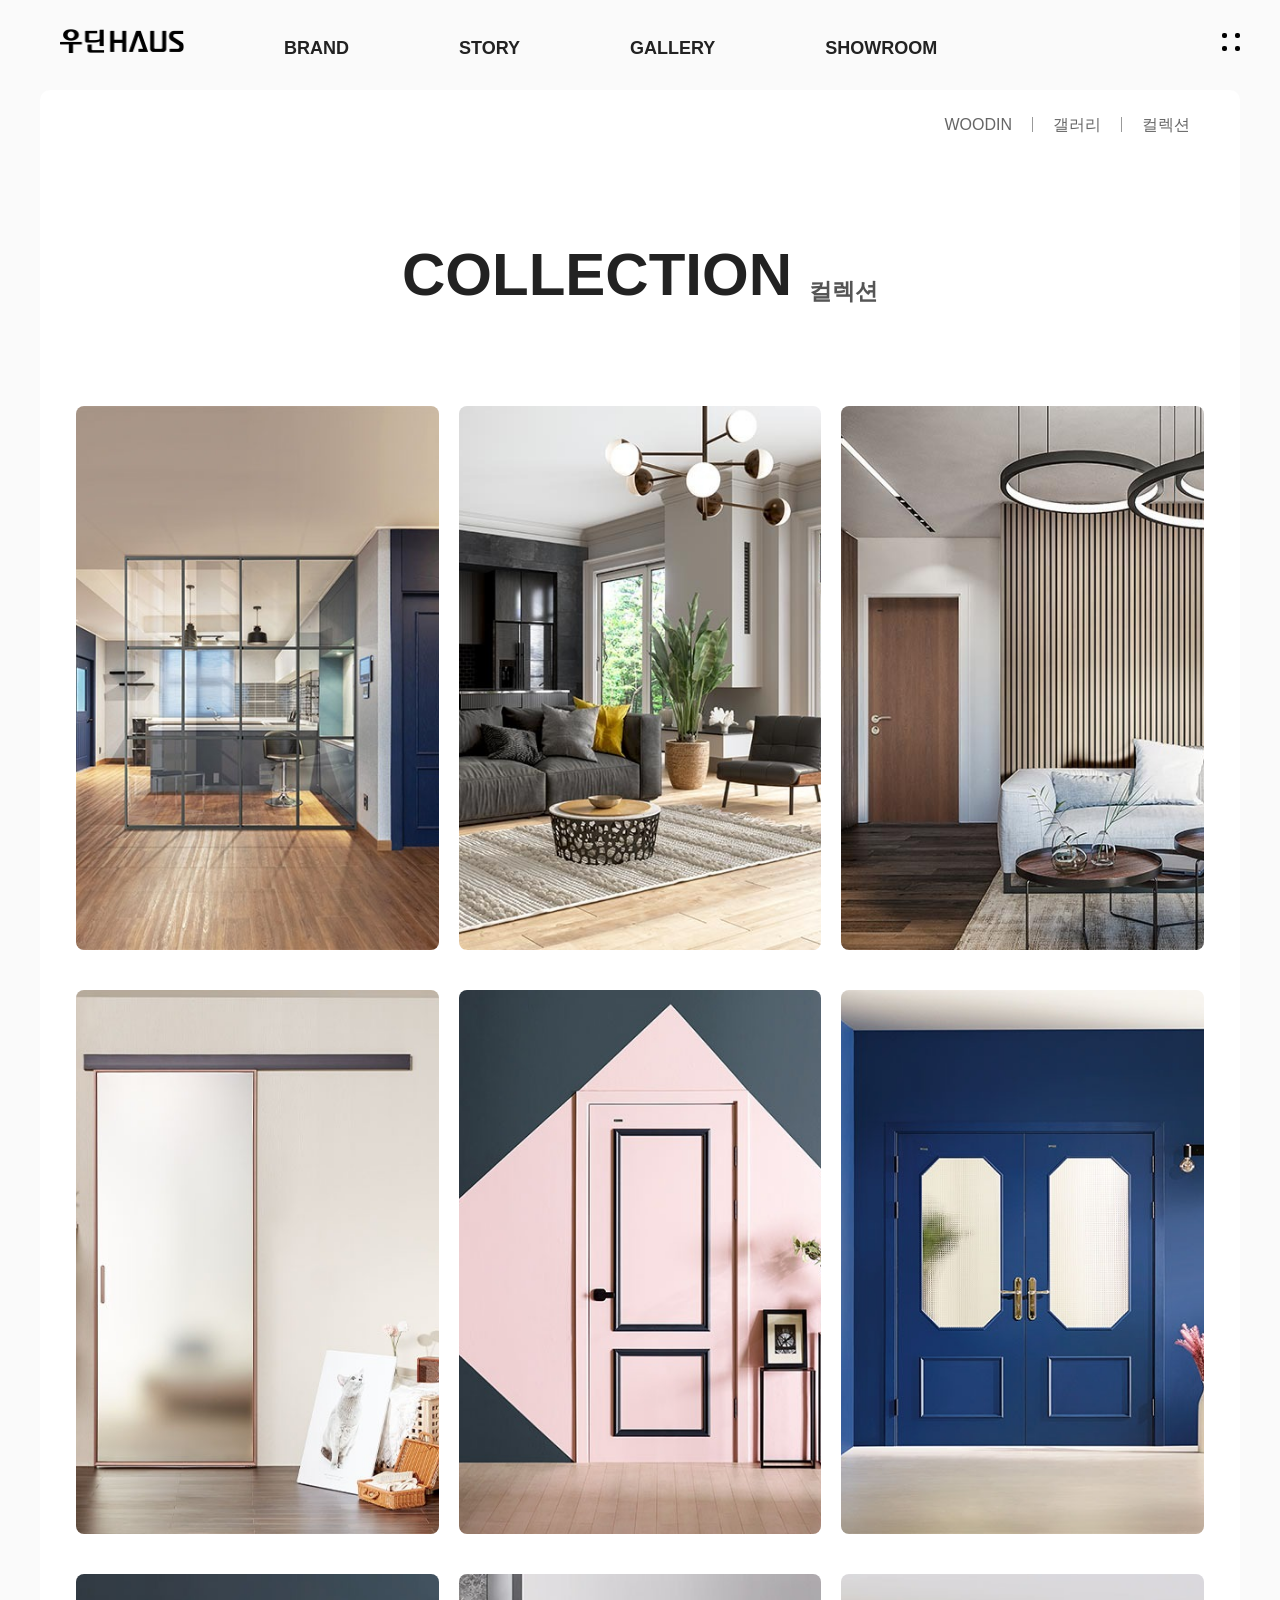
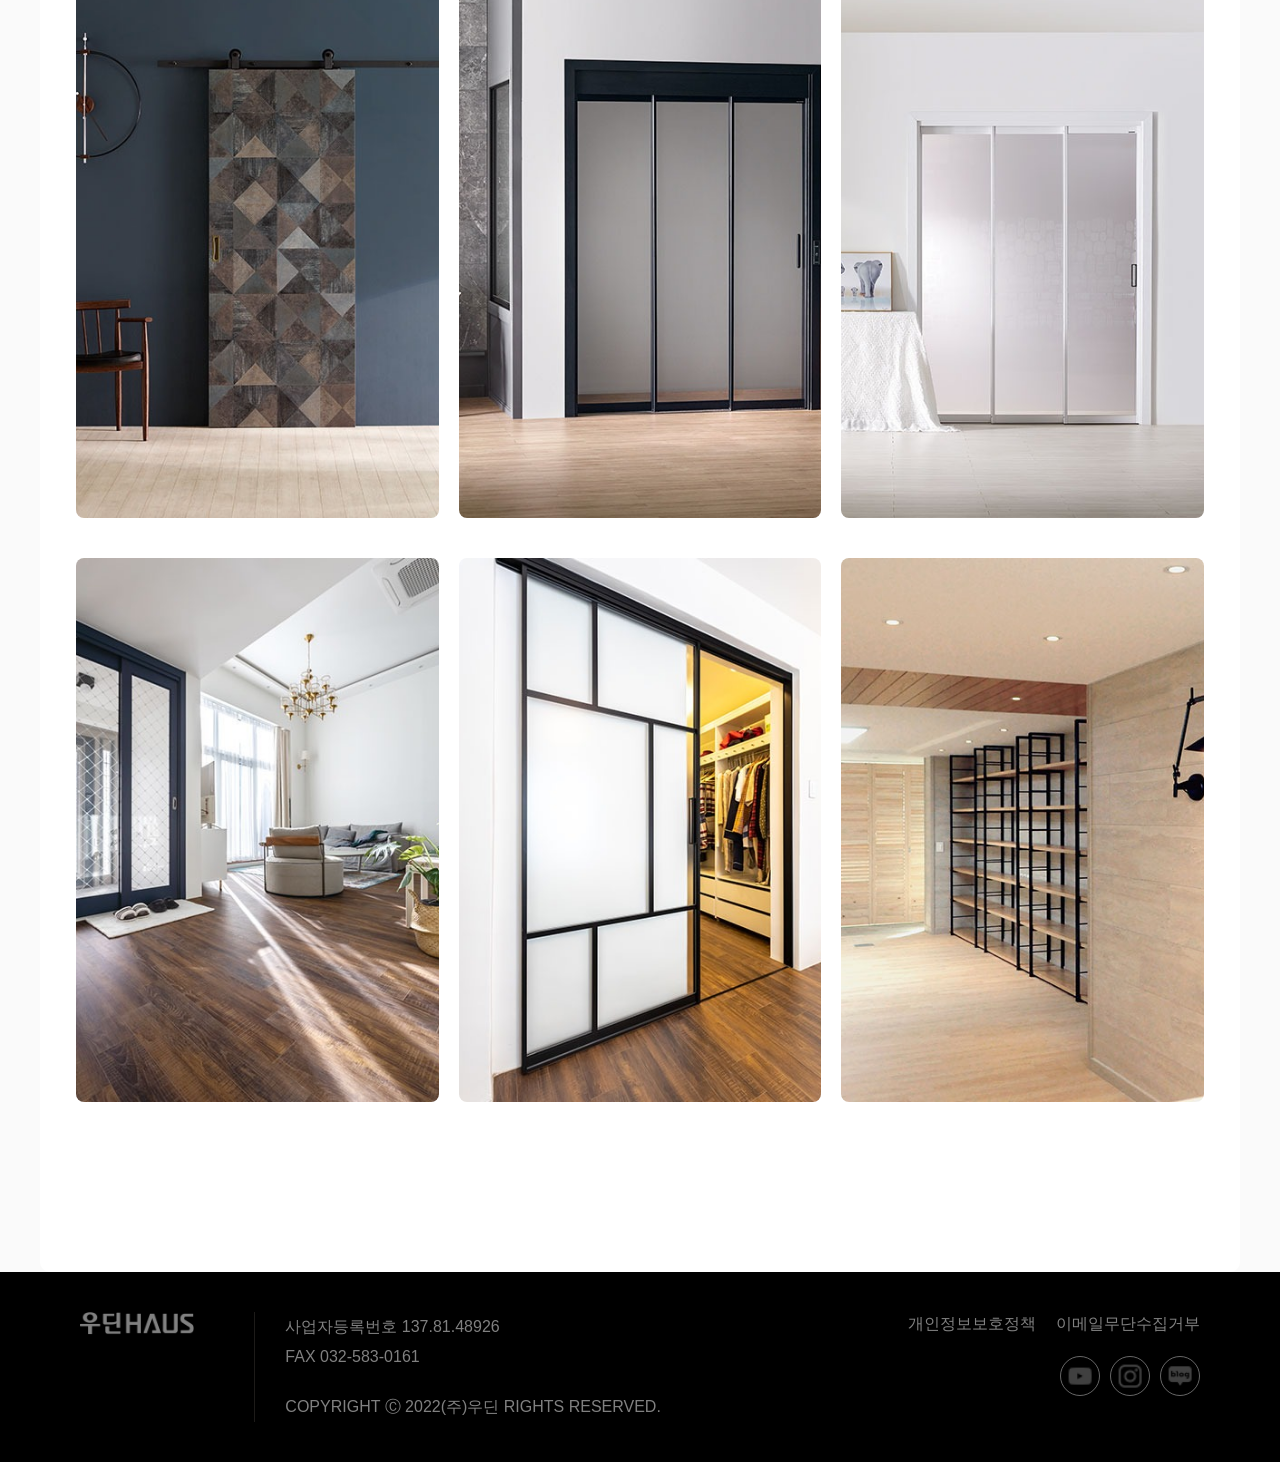
<file: GalleryCollection.html>
<!DOCTYPE html>
<html lang="en">
<head>
    <meta charset="UTF-8">
    <meta name="viewport" content="width=device-width, initial-scale=1.0">
    <title>갤러리_컬렉션</title>
    <link rel="stylesheet" href="./css/reset.css">
    <link rel="stylesheet" href="./css/style.css">
    <link rel="stylesheet" href="./css/GalleryCollection.css">
</head>
<body>
    <div class="wrapper">
        <!-- 메인 네비 구현 -->
        <header>
            <nav class="mainMenu">
                <a href="index.html" class="logo"><img src="./image/main/imgi_19_logo.png" alt="로고 이미지"></a>
                <ul class="gnb">
                    <li><a href="brandStory.html">BRAND</a>
                        <ul class="snb">
                            <li><a href="brandStory.html">브랜드 스토리</a></li>
                            <li><a href="brandHistory.html">연혁 및 인증</a></li>
                            <li><a href="brandCI&BI.html">CI&BI</a></li>
                            <li><a href="brandLocation.html">오시는길</a></li>
                        </ul>
                    </li>
                    <li><a href="StoryMedia.html">STORY</a>
                        <ul class="snb">
                            <li><a href="StoryMedia.html">미디어</a></li>
                            <li><a href="StoryNews.html">홍보</a></li>
                            <li><a href="storyPPL.html">협찬</a></li>
                            <li><a href="StoryEvent.html">이벤트</a></li>
                        </ul>
                    </li>
                    <li><a href="GalleryCollection.html">GALLERY</a>
                        <ul class="snb">
                            <li><a href="GalleryCollection.html">컬렉션</a></li>
                            <li><a href="GalleryInterior.html">인테리어</a></li>
                            <li><a href="GalleryExterior.html">익스테리어</a></li>
                        </ul>
                    </li>
                    <li><a href="Showroom.html">SHOWROOM</a>
                        <ul class="snb">
                            <li><a href="Showroom.html">전시장</a></li>
                        </ul>
                    </li>
                </ul>
                <div class="sideMenuBtn">
                <div class="sideMenuBtn-span">
                    <span></span>
                    <span></span>
                </div>
                <div class="sideMenuBtn-span">
                    <span></span>
                    <span></span>
                </div>
                </div>
            </nav>
        </header>

        <!-- 사이드 네비 구현 -->
        <div class="sideMenu">
                <div class="sideMenuCloseBtn">X
                </div>
                <ul class="sideMenuBg">
                    <li class="sideMenuBg-black">
                        <ul class="sideMenuGnb">
                            <li><a href="brandStory.html">BRAND</a>
                                <div class="sideMenuGnb-line  sideMenuGnb-line-black"></div>
                                <ul class="sideMenuSnb  sideMenuSnb-black">
                                    <li><a href="brandStory.html">브랜드 스토리</a></li>
                                    <li><a href="brandHistory.html">연혁 및 인증</a></li>
                                    <li><a href="brandCI&BI.html">CI&BI</a></li>
                                    <li><a href="brandLocation.html">오시는길</a></li>
                                </ul>
                            </li>
                        </ul>
                    </li>
                    <li>
                        <ul class="sideMenuGnb">
                            <li><a href="StoryMedia.html">STORY</a>
                                <div class="sideMenuGnb-line"></div>
                                <ul class="sideMenuSnb">
                                    <li><a href="StoryMedia.html">미디어</a></li>
                                    <li><a href="StoryNews.html">홍보</a></li>
                                    <li><a href="storyPPL.html">협찬</a></li>
                                    <li><a href="StoryEvent.html">이벤트</a></li>
                                </ul>
                            </li>
                        </ul>
                    </li>
                    <li class="sideMenuBg-black">
                        <ul class="sideMenuGnb">
                            <li><a href="GalleryCollection.html">GALLERY</a>
                                <div class="sideMenuGnb-line  sideMenuGnb-line-black"></div>
                                <ul class="sideMenuSnb  sideMenuSnb-black">
                                    <li><a href="GalleryCollection.html">컬렉션</a></li>
                                    <li><a href="GalleryInterior.html">인테리어</a></li>
                                    <li><a href="GalleryExterior.html">익스테리어</a></li>
                                </ul>
                            </li>
                        </ul>
                    </li>
                    <li>
                        <ul class="sideMenuGnb">
                            <li><a href="Showroom.html">SHOWROOM</a>
                                <div class="sideMenuGnb-line"></div>
                                <ul class="sideMenuSnb">
                                    <li><a href="Showroom.html">전시장</a></li>
                                </ul>
                            </li>
                        </ul>
                    </li>
                </ul>
        </div>

    <!-- 탑 버튼 구현 -->
    <div class="top">
    Top
    </div>

        <!-- 컨텐츠 구현 -->
         <div class="contents">
            <div class="container">
                <ul class="pageMenu">
                    <li class="line">WOODIN</li>
                    <li class="line">갤러리</li>
                    <li>컬렉션</li>
                </ul>
                <section>
                    <div class="title">
                        <h2>COLLECTION</h2>
                        <p>컬렉션</p>
                    </div>
                    <div class="colletionBox">
                        <ul class="collectionImg">
                            <li><a href="#"><img src="./image/GalleryCollection/imgi_11_file1_1645503685smsrrjx6u5.jpg" alt="레이어드 홈"></a>
                            <div class="hoverText">
                                <p>레이어드 홈</p>
                                <p>VIEW MORE+</p>
                            </div>
                        </li>
                            <li><a href="#"><img src="./image/GalleryCollection/imgi_13_file1_1645324059681euyug3c.jpg" alt="거실 인테리어 01"></a>
                            <div class="hoverText">
                                <p>거실 인테리어 01</p>
                                <p>VIEW MORE+</p>
                            </div></li>
                            <li><a href="#"><img src="./image/GalleryCollection/imgi_14_file1_16453239235xzzltlfzr.jpg" alt="거실 인테리어 02"></a>
                            <div class="hoverText">
                                <p>거실 인테리어 02</p>
                                <p>VIEW MORE +</p>
                            </div></li>
                        </ul>
                    </div>
                    <div class="colletionBox">
                        <ul class="collectionImg">
                            <li><a href="#"><img src="./image/GalleryCollection/imgi_15_file1_1645324291skf25y867d.jpg" alt="혼자사는 01"></a>
                            <div class="hoverText">
                                <p>혼자사는 01</p>
                                <p>VIEW MORE+</p>
                            </div>
                        </li>
                            <li><a href="#"><img src="./image/GalleryCollection/imgi_16_file1_164800406932cb6iy4nd.jpg" alt="혼자사는 02"></a>
                            <div class="hoverText">
                                <p>혼자사는 02</p>
                                <p>VIEW MORE+</p>
                            </div></li>
                            <li><a href="#"><img src="./image/GalleryCollection/imgi_17_file1_1648003448x2eo9qc5u6.jpg" alt="신혼부부 01"></a>
                            <div class="hoverText">
                                <p>신혼부부 01</p>
                                <p>VIEW MORE +</p>
                            </div></li>
                        </ul>
                    </div>
                    <div class="colletionBox">
                        <ul class="collectionImg">
                            <li><a href="#"><img src="./image/GalleryCollection/imgi_18_file1_1648002793up7t9f51q9.jpg" alt="신혼부부 02"></a>
                            <div class="hoverText">
                                <p>신혼부부 02</p>
                                <p>VIEW MORE+</p>
                            </div>
                        </li>
                            <li><a href="#"><img src="./image/GalleryCollection/imgi_19_file1_1648002386iejf6q4r9d.jpg" alt="패밀리 인테리어 01"></a>
                            <div class="hoverText">
                                <p>패밀리 인테리어 01</p>
                                <p>VIEW MORE+</p>
                            </div></li>
                            <li><a href="#"><img src="./image/GalleryCollection/imgi_20_file1_1648000134n1z00666r2.jpg" alt="패밀리 인테리어 02"></a>
                            <div class="hoverText">
                                <p>패밀리 인테리어 02</p>
                                <p>VIEW MORE +</p>
                            </div></li>
                        </ul>
                    </div>
                    <div class="colletionBox">
                        <ul class="collectionImg">
                            <li><a href="#"><img src="./image/GalleryCollection/imgi_21_file1_1647921957ceowuyspof.jpg" alt="라미란 작업실 01"></a>
                            <div class="hoverText">
                                <p>라미란 작업실 01</p>
                                <p>VIEW MORE+</p>
                            </div>
                        </li>
                            <li><a href="#"><img src="./image/GalleryCollection/imgi_22_file1_1647922322qyfr2jk3cj.jpg" alt="라미란 작업실 02"></a>
                            <div class="hoverText">
                                <p>라미란 작업실 02</p>
                                <p>VIEW MORE+</p>
                            </div></li>
                            <li><a href="#"><img src="./image/GalleryCollection/imgi_23_file1_1647923491iec41r9vi8.jpg" alt="송일국 자택 협찬 01"></a>
                            <div class="hoverText">
                                <p>송일국 자택 협찬 01</p>
                                <p>VIEW MORE +</p>
                            </div></li>
                        </ul>
                    </div>
                </section>
            </div>
         </div>
    <!-- 푸터 구현 -->
        <footer>
                <div class="footerContainer">
                    <div class="footerLogo"><img src="./image/main/imgi_1_logo2.png" alt="푸터 로고"></div>
                    <div class="footerInfo">
                        <p>사업자등록번호  137.81.48926</p>
                        <p>FAX  032-583-0161</p>
                        <p>COPYRIGHT Ⓒ 2022(주)우딘 RIGHTS RESERVED.</p>
                    </div>
                    <div class="footerText">
                        <div class="txt">
                        <P>개인정보보호정책</P>
                        <P>이메일무단수집거부</P>
                        </div>
                        <ul class="snsicon">
                            <li><a href="https://www.youtube.com/c/%EC%9A%B0%EB%94%98HAUS"><img src="./image/main/imgi_90_foot_sns1.png" alt="푸터 sns 로고 01"></a></li>
                            <li><a href="https://www.instagram.com/woodin_official/"><img src="./image/main/imgi_91_foot_sns2.png" alt="푸터 sns 로고 02"></a></li>
                            <li><a href="https://blog.naver.com/woodinhaus"><img src="./image/main/imgi_92_foot_sns3.png" alt="푸터 sns 로고 03"></a></li>
                        </ul>
                    </div>
                </div>
        </footer>
    </div>

    <script src="./script.js"></script>
</body>
</html>
</file>
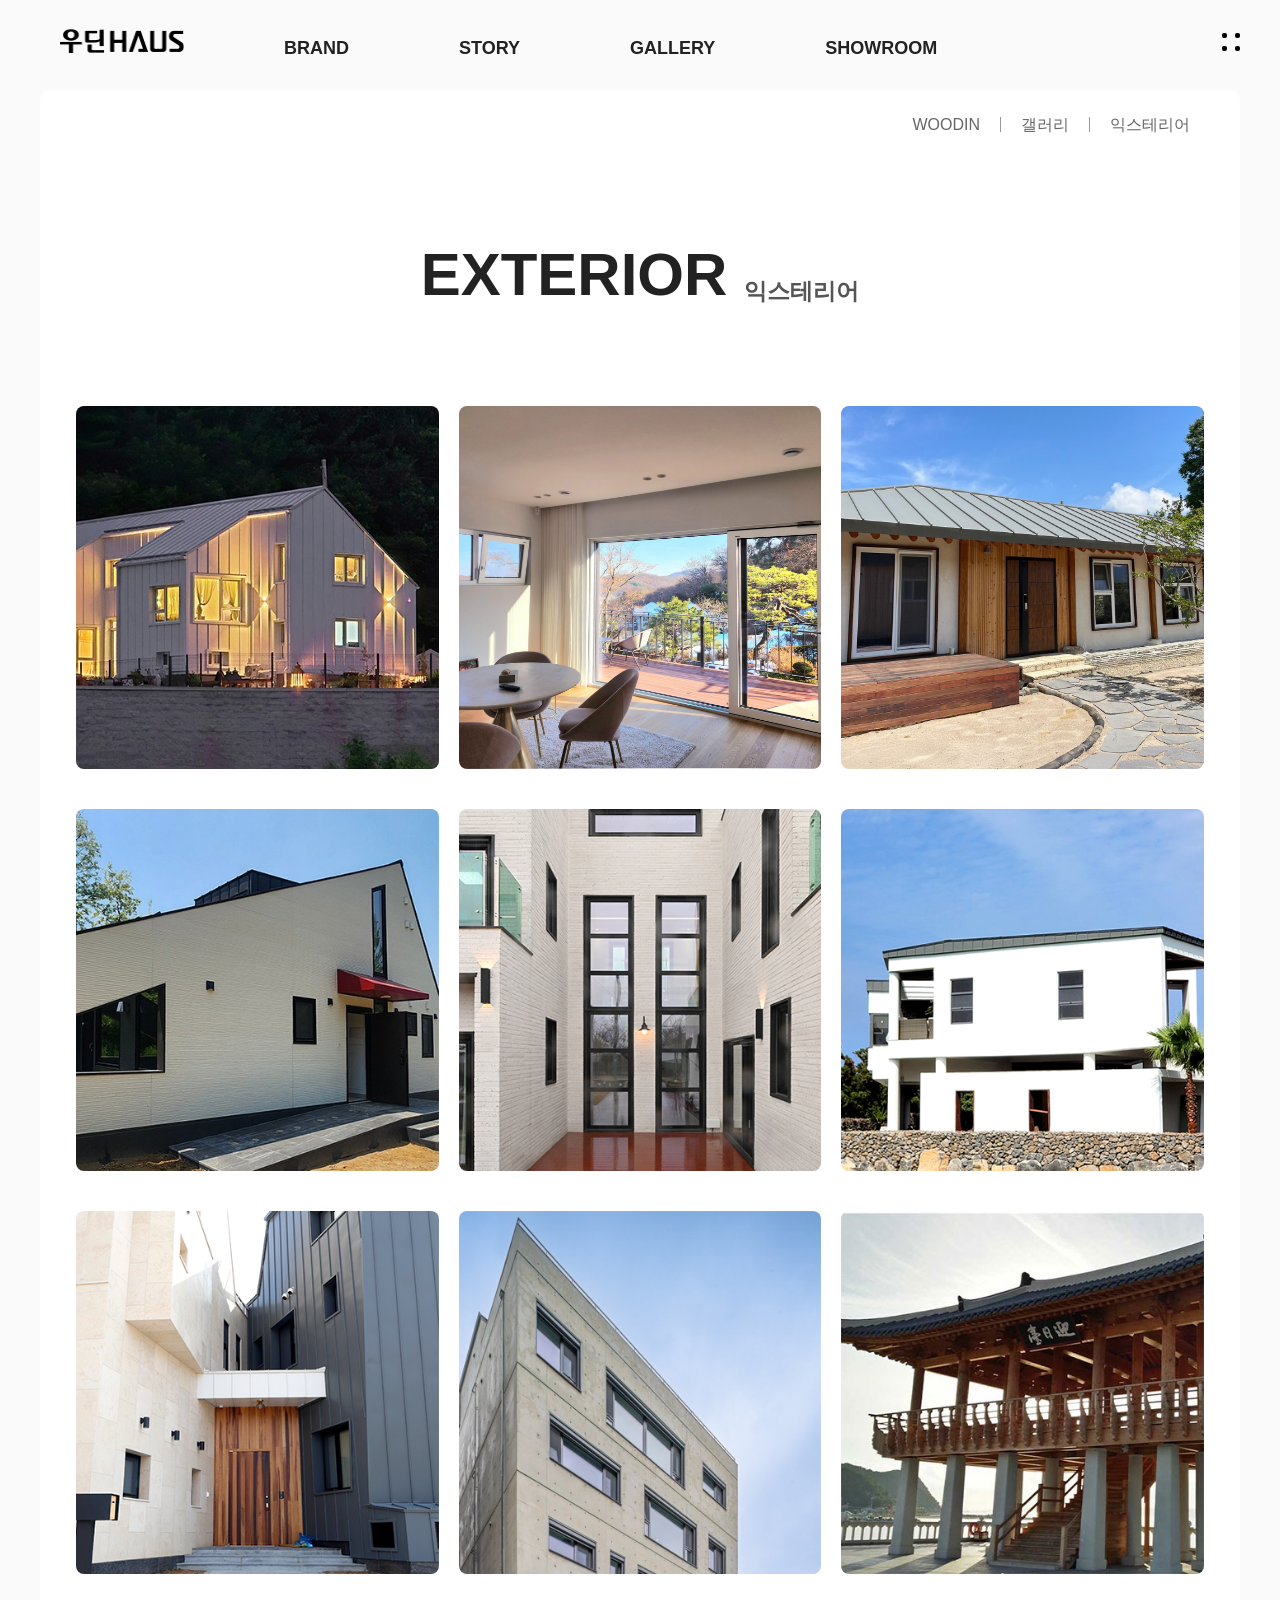
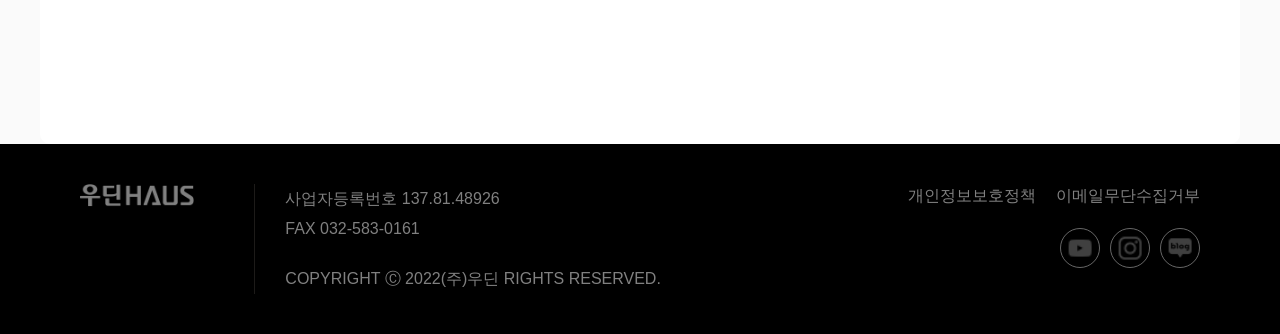
<file: GalleryExterior.html>
<!DOCTYPE html>
<html lang="en">
<head>
    <meta charset="UTF-8">
    <meta name="viewport" content="width=device-width, initial-scale=1.0">
    <title>갤러리_익스테리어</title>
    <link rel="stylesheet" href="./css/reset.css">
    <link rel="stylesheet" href="./css/style.css">
    <link rel="stylesheet" href="./css/GalleryExterior.css">
</head>
<body>
    <div class="wrapper">
        <!-- 메인 네비 구현 -->
        <header>
            <nav class="mainMenu">
                <a href="index.html" class="logo"><img src="./image/main/imgi_19_logo.png" alt="로고 이미지"></a>
                <ul class="gnb">
                    <li><a href="brandStory.html">BRAND</a>
                        <ul class="snb">
                            <li><a href="brandStory.html">브랜드 스토리</a></li>
                            <li><a href="brandHistory.html">연혁 및 인증</a></li>
                            <li><a href="brandCI&BI.html">CI&BI</a></li>
                            <li><a href="brandLocation.html">오시는길</a></li>
                        </ul>
                    </li>
                    <li><a href="StoryMedia.html">STORY</a>
                        <ul class="snb">
                            <li><a href="StoryMedia.html">미디어</a></li>
                            <li><a href="StoryNews.html">홍보</a></li>
                            <li><a href="storyPPL.html">협찬</a></li>
                            <li><a href="StoryEvent.html">이벤트</a></li>
                        </ul>
                    </li>
                    <li><a href="GalleryCollection.html">GALLERY</a>
                        <ul class="snb">
                            <li><a href="GalleryCollection.html">컬렉션</a></li>
                            <li><a href="GalleryInterior.html">인테리어</a></li>
                            <li><a href="GalleryExterior.html">익스테리어</a></li>
                        </ul>
                    </li>
                    <li><a href="Showroom.html">SHOWROOM</a>
                        <ul class="snb">
                            <li><a href="Showroom.html">전시장</a></li>
                        </ul>
                    </li>
                </ul>
                <div class="sideMenuBtn">
                <div class="sideMenuBtn-span">
                    <span></span>
                    <span></span>
                </div>
                <div class="sideMenuBtn-span">
                    <span></span>
                    <span></span>
                </div>
                </div>
            </nav>
        </header>

        <!-- 사이드 네비 구현 -->
        <div class="sideMenu">
                <div class="sideMenuCloseBtn">X
                </div>
                <ul class="sideMenuBg">
                    <li class="sideMenuBg-black">
                        <ul class="sideMenuGnb">
                            <li><a href="brandStory.html">BRAND</a>
                                <div class="sideMenuGnb-line  sideMenuGnb-line-black"></div>
                                <ul class="sideMenuSnb  sideMenuSnb-black">
                                    <li><a href="brandStory.html">브랜드 스토리</a></li>
                                    <li><a href="brandHistory.html">연혁 및 인증</a></li>
                                    <li><a href="brandCI&BI.html">CI&BI</a></li>
                                    <li><a href="brandLocation.html">오시는길</a></li>
                                </ul>
                            </li>
                        </ul>
                    </li>
                    <li>
                        <ul class="sideMenuGnb">
                            <li><a href="StoryMedia.html">STORY</a>
                                <div class="sideMenuGnb-line"></div>
                                <ul class="sideMenuSnb">
                                    <li><a href="StoryMedia.html">미디어</a></li>
                                    <li><a href="StoryNews.html">홍보</a></li>
                                    <li><a href="storyPPL.html">협찬</a></li>
                                    <li><a href="StoryEvent.html">이벤트</a></li>
                                </ul>
                            </li>
                        </ul>
                    </li>
                    <li class="sideMenuBg-black">
                        <ul class="sideMenuGnb">
                            <li><a href="GalleryCollection.html">GALLERY</a>
                                <div class="sideMenuGnb-line  sideMenuGnb-line-black"></div>
                                <ul class="sideMenuSnb  sideMenuSnb-black">
                                    <li><a href="GalleryCollection.html">컬렉션</a></li>
                                    <li><a href="GalleryInterior.html">인테리어</a></li>
                                    <li><a href="GalleryExterior.html">익스테리어</a></li>
                                </ul>
                            </li>
                        </ul>
                    </li>
                    <li>
                        <ul class="sideMenuGnb">
                            <li><a href="Showroom.html">SHOWROOM</a>
                                <div class="sideMenuGnb-line"></div>
                                <ul class="sideMenuSnb">
                                    <li><a href="Showroom.html">전시장</a></li>
                                </ul>
                            </li>
                        </ul>
                    </li>
                </ul>
        </div>

    <!-- 탑 버튼 구현 -->
    <div class="top">
    Top
    </div>

        <!-- 컨텐츠 구현 -->
         <div class="contents">
            <div class="container">
                <ul class="pageMenu">
                    <li class="line">WOODIN</li>
                    <li class="line">갤러리</li>
                    <li>익스테리어</li>
                </ul>
                <section>
                    <div class="title">
                        <h2>EXTERIOR</h2>
                        <p>익스테리어</p>
                    </div>
                    <div class="exteriorBox">
                        <ul class="exteriorImg">
                            <li><a href="#"><img src="./image/GalleryExterior/imgi_11_file1_17726729564b6z34k0ii.jpg" alt="독일 시스템 창호 - 파주 단독 주택"></a>
                            <div class="hoverText">
                                <p>독일 시스템 창호 - 파주 단독 주택</p>
                                <p>VIEW MORE+</p>
                            </div>
                        </li>
                            <li><a href="#"><img src="./image/GalleryExterior/imgi_13_file1_1734944059kpqj11v55p.jpg" alt="독일 시스템 창호 - 용인 단독 주택"></a>
                            <div class="hoverText">
                                <p>독일 시스템 창호 - 용인 단독 주택</p>
                                <p>VIEW MORE+</p>
                            </div></li>
                            <li><a href="#"><img src="./image/GalleryExterior/imgi_14_file1_1734324387zbro18xhls.jpg" alt="독일 시스템 창호 - 전남 구례 소목집"></a>
                            <div class="hoverText">
                                <p>독일 시스템 창호 - 전남 구례 소목집</p>
                                <p>VIEW MORE +</p>
                            </div></li>
                        </ul>
                    </div>
                    <div class="exteriorBox">
                        <ul class="exteriorImg">
                            <li><a href="#"><img src="./image/GalleryExterior/imgi_15_file1_1721957520wswbt2i50h.jpg" alt="인스타그램 이미지 01"></a>
                            <div class="hoverText">
                                <p>독일 시스템 창호 - 여주 단독 주택</p>
                                <p>VIEW MORE+</p>
                            </div>
                        </li>
                            <li><a href="#"><img src="./image/GalleryExterior/imgi_16_file1_1704238325vokbncfyci.png" alt="인스타그램 이미지 02"></a>
                            <div class="hoverText">
                                <p>독일 시스템 창호 - 영종도 단독 주택</p>
                                <p>VIEW MORE+</p>
                            </div></li>
                            <li><a href="#"><img src="./image/GalleryExterior/imgi_17_file1_1702522485kfksr52c1q.png" alt="인스타그램 이미지 03"></a>
                            <div class="hoverText">
                                <p>독일 시스템 창호 - 제주 애월 단독 주택</p>
                                <p>VIEW MORE +</p>
                            </div></li>
                        </ul>
                    </div>
                    <div class="exteriorBox">
                        <ul class="exteriorImg">
                            <li><a href="#"><img src="./image/GalleryExterior/imgi_18_file1_17020154996uaoju5329.png" alt="독일 시스템 창호 - 청라 단독 주택"></a>
                            <div class="hoverText">
                                <p>독일 시스템 창호 - 청라 단독 주택</p>
                                <p>VIEW MORE+</p>
                            </div>
                        </li>
                            <li><a href="#"><img src="./image/GalleryExterior/imgi_19_file1_1700118731t4326zuja1.jpg" alt="독일 시스템 창호 - 과천 단독 주택"></a>
                            <div class="hoverText">
                                <p>독일 시스템 창호 - 과천 단독 주택</p>
                                <p>VIEW MORE+</p>
                            </div></li>
                            <li><a href="#"><img src="./image/GalleryExterior/imgi_20_file1_16734027516liusvafg1.jpg" alt="종목구조"></a>
                            <div class="hoverText">
                                <p>종목구조</p>
                                <p>VIEW MORE +</p>
                            </div></li>
                        </ul>
                    </div>
                </section>
            </div>
         </div>
         
        <!-- 푸터 구현 -->
    <footer>
            <div class="footerContainer">
                <div class="footerLogo"><img src="./image/main/imgi_1_logo2.png" alt="푸터 로고"></div>
                <div class="footerInfo">
                    <p>사업자등록번호  137.81.48926</p>
                    <p>FAX  032-583-0161</p>
                    <p>COPYRIGHT Ⓒ 2022(주)우딘 RIGHTS RESERVED.</p>
                </div>
                <div class="footerText">
                    <div class="txt">
                    <P>개인정보보호정책</P>
                    <P>이메일무단수집거부</P>
                    </div>
                    <ul class="snsicon">
                        <li><a href="https://www.youtube.com/c/%EC%9A%B0%EB%94%98HAUS"><img src="./image/main/imgi_90_foot_sns1.png" alt="푸터 sns 로고 01"></a></li>
                        <li><a href="https://www.instagram.com/woodin_official/"><img src="./image/main/imgi_91_foot_sns2.png" alt="푸터 sns 로고 02"></a></li>
                        <li><a href="https://blog.naver.com/woodinhaus"><img src="./image/main/imgi_92_foot_sns3.png" alt="푸터 sns 로고 03"></a></li>
                    </ul>
                </div>
            </div>
    </footer>
    </div>

    <script src="./script.js"></script>
</body>
</html>
</file>
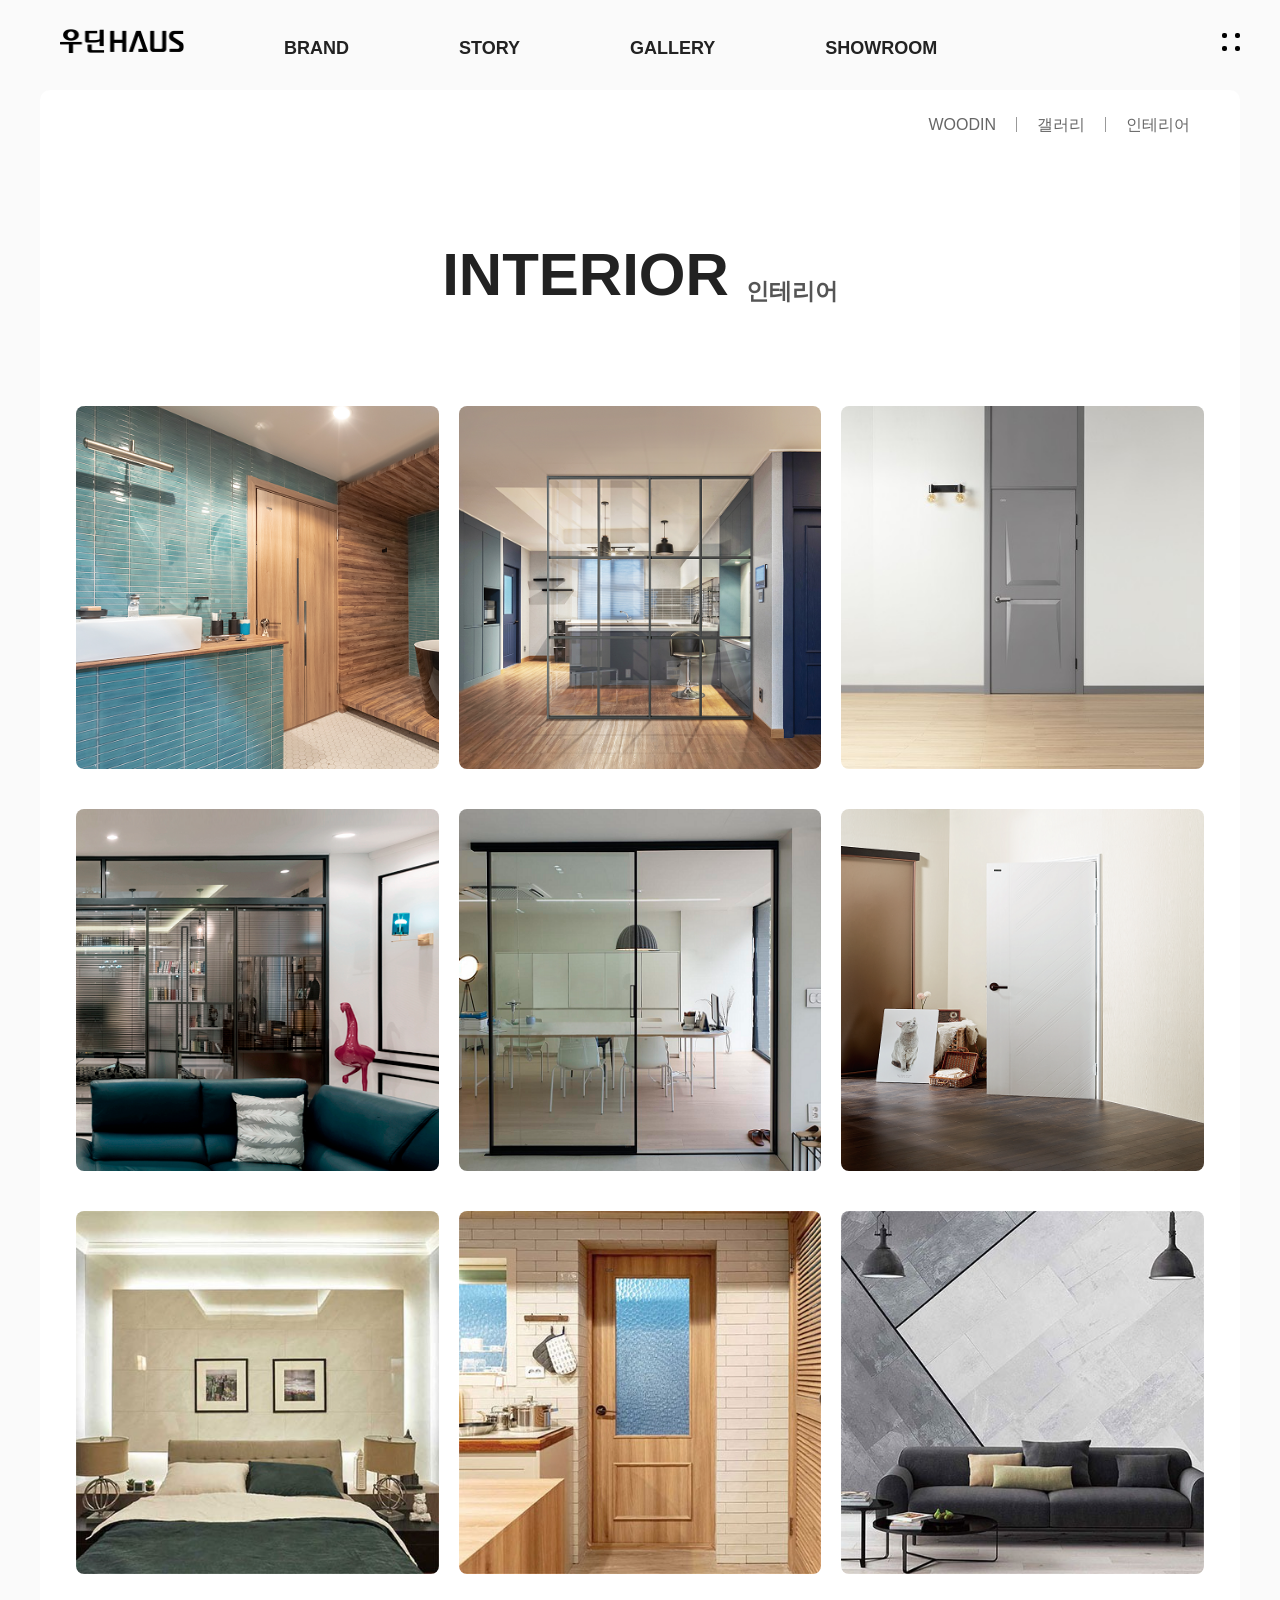
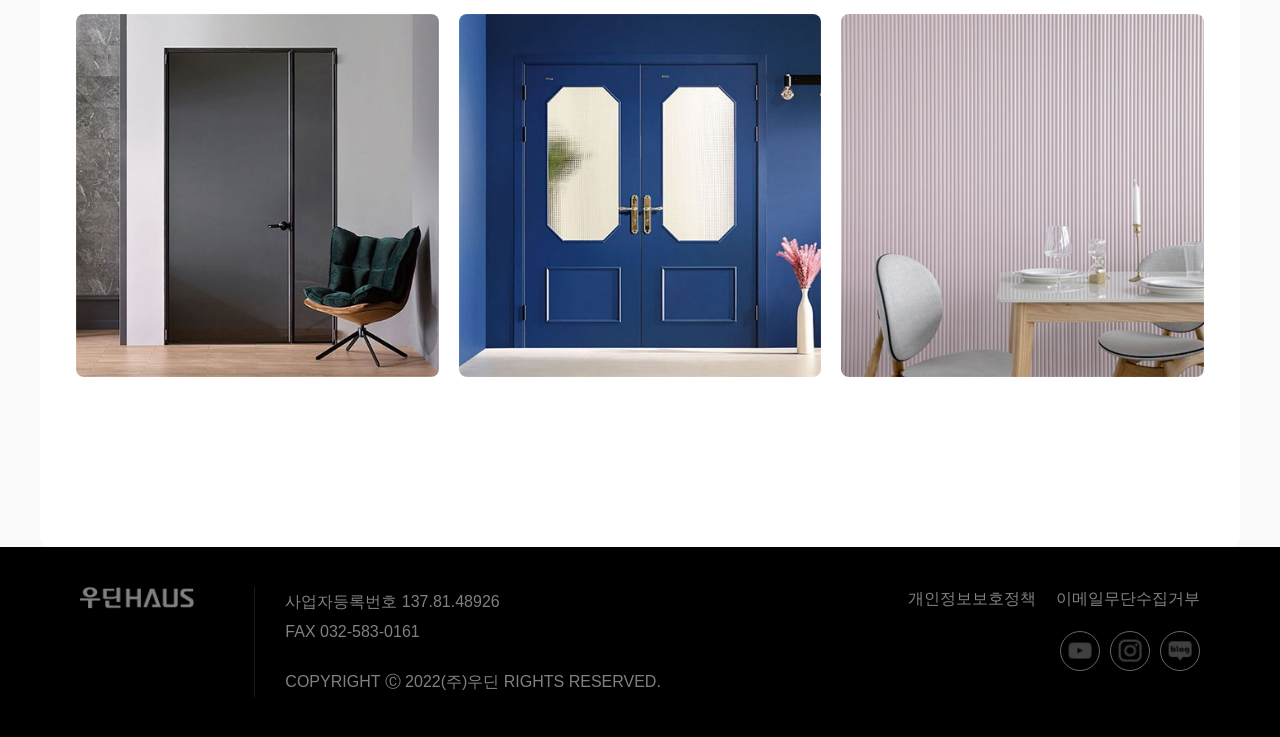
<file: GalleryInterior.html>
<!DOCTYPE html>
<html lang="en">
<head>
    <meta charset="UTF-8">
    <meta name="viewport" content="width=device-width, initial-scale=1.0">
    <title>갤러리_인테리어</title>
    <link rel="stylesheet" href="./css/reset.css">
    <link rel="stylesheet" href="./css/style.css">
    <link rel="stylesheet" href="./css/GalleryInterior.css">
</head>
<body>
    <div class="wrapper">
        <!-- 메인 네비 구현 -->
        <header>
            <nav class="mainMenu">
                <a href="index.html" class="logo"><img src="./image/main/imgi_19_logo.png" alt="로고 이미지"></a>
                <ul class="gnb">
                    <li><a href="brandStory.html">BRAND</a>
                        <ul class="snb">
                            <li><a href="brandStory.html">브랜드 스토리</a></li>
                            <li><a href="brandHistory.html">연혁 및 인증</a></li>
                            <li><a href="brandCI&BI.html">CI&BI</a></li>
                            <li><a href="brandLocation.html">오시는길</a></li>
                        </ul>
                    </li>
                    <li><a href="StoryMedia.html">STORY</a>
                        <ul class="snb">
                            <li><a href="StoryMedia.html">미디어</a></li>
                            <li><a href="StoryNews.html">홍보</a></li>
                            <li><a href="storyPPL.html">협찬</a></li>
                            <li><a href="StoryEvent.html">이벤트</a></li>
                        </ul>
                    </li>
                    <li><a href="GalleryCollection.html">GALLERY</a>
                        <ul class="snb">
                            <li><a href="GalleryCollection.html">컬렉션</a></li>
                            <li><a href="GalleryInterior.html">인테리어</a></li>
                            <li><a href="GalleryExterior.html">익스테리어</a></li>
                        </ul>
                    </li>
                    <li><a href="Showroom.html">SHOWROOM</a>
                        <ul class="snb">
                            <li><a href="Showroom.html">전시장</a></li>
                        </ul>
                    </li>
                </ul>
                <div class="sideMenuBtn">
                <div class="sideMenuBtn-span">
                    <span></span>
                    <span></span>
                </div>
                <div class="sideMenuBtn-span">
                    <span></span>
                    <span></span>
                </div>
                </div>
            </nav>
        </header>

        <!-- 사이드 네비 구현 -->
        <div class="sideMenu">
                <div class="sideMenuCloseBtn">X
                </div>
                <ul class="sideMenuBg">
                    <li class="sideMenuBg-black">
                        <ul class="sideMenuGnb">
                            <li><a href="brandStory.html">BRAND</a>
                                <div class="sideMenuGnb-line  sideMenuGnb-line-black"></div>
                                <ul class="sideMenuSnb  sideMenuSnb-black">
                                    <li><a href="brandStory.html">브랜드 스토리</a></li>
                                    <li><a href="brandHistory.html">연혁 및 인증</a></li>
                                    <li><a href="brandCI&BI.html">CI&BI</a></li>
                                    <li><a href="brandLocation.html">오시는길</a></li>
                                </ul>
                            </li>
                        </ul>
                    </li>
                    <li>
                        <ul class="sideMenuGnb">
                            <li><a href="StoryMedia.html">STORY</a>
                                <div class="sideMenuGnb-line"></div>
                                <ul class="sideMenuSnb">
                                    <li><a href="StoryMedia.html">미디어</a></li>
                                    <li><a href="StoryNews.html">홍보</a></li>
                                    <li><a href="storyPPL.html">협찬</a></li>
                                    <li><a href="StoryEvent.html">이벤트</a></li>
                                </ul>
                            </li>
                        </ul>
                    </li>
                    <li class="sideMenuBg-black">
                        <ul class="sideMenuGnb">
                            <li><a href="GalleryCollection.html">GALLERY</a>
                                <div class="sideMenuGnb-line  sideMenuGnb-line-black"></div>
                                <ul class="sideMenuSnb  sideMenuSnb-black">
                                    <li><a href="GalleryCollection.html">컬렉션</a></li>
                                    <li><a href="GalleryInterior.html">인테리어</a></li>
                                    <li><a href="GalleryExterior.html">익스테리어</a></li>
                                </ul>
                            </li>
                        </ul>
                    </li>
                    <li>
                        <ul class="sideMenuGnb">
                            <li><a href="Showroom.html">SHOWROOM</a>
                                <div class="sideMenuGnb-line"></div>
                                <ul class="sideMenuSnb">
                                    <li><a href="Showroom.html">전시장</a></li>
                                </ul>
                            </li>
                        </ul>
                    </li>
                </ul>
        </div>

    <!-- 탑 버튼 구현 -->
    <div class="top">
    Top
    </div>

        <!-- 컨텐츠 구현 -->
         <div class="contents">
            <div class="container">
                <ul class="pageMenu">
                    <li class="line">WOODIN</li>
                    <li class="line">갤러리</li>
                    <li>인테리어</li>
                </ul>
                <section>
                    <div class="title">
                        <h2>INTERIOR</h2>
                        <p>인테리어</p>
                    </div>
                    <div class="interiorBox">
                        <ul class="interiorImg">
                            <li><a href="#"><img src="./image/GalleryInterior/imgi_11_file1_1658795627y986vrfj3w.png" alt="WOOD COLOR | 우드 컬러 인테리어"></a>
                            <div class="hoverText">
                                <p>WOOD COLOR | 우드 컬러 인테리어</p>
                                <p>VIEW MORE+</p>
                            </div>
                        </li>
                            <li><a href="#"><img src="./image/GalleryInterior/imgi_13_file1_1658731996e0ummkrvax.png" alt="피노 파티션"></a>
                            <div class="hoverText">
                                <p>피노 파티션</p>
                                <p>VIEW MORE+</p>
                            </div></li>
                            <li><a href="#"><img src="./image/GalleryInterior/imgi_14_file1_1658733086346zqswvtj.jpg" alt="GRAY COLOR | 그레이 컬러 도어"></a>
                            <div class="hoverText">
                                <p>GRAY COLOR | 그레이 컬러 도어</p>
                                <p>VIEW MORE +</p>
                            </div></li>
                        </ul>
                    </div>
                    <div class="interiorBox">
                        <ul class="interiorImg">
                            <li><a href="#"><img src="./image/GalleryInterior/imgi_15_file1_1658732385aq7c6d2ilv.png" alt="슬라이딩중문 | 3-5도어"></a>
                            <div class="hoverText">
                                <p>슬라이딩중문 | 3-5도어</p>
                                <p>VIEW MORE+</p>
                            </div>
                        </li>
                            <li><a href="#"><img src="./image/GalleryInterior/imgi_16_file1_1658792014o3qlmzyuqm.png" alt="슬라이딩중문 | 1-2도어"></a>
                            <div class="hoverText">
                                <p>슬라이딩중문 | 1-2도어</p>
                                <p>VIEW MORE+</p>
                            </div></li>
                            <li><a href="#"><img src="./image/GalleryInterior/imgi_17_file1_1658792276d670v3bujt.png" alt="WHITE COLOR | 화이트 컬러 도어"></a>
                            <div class="hoverText">
                                <p>WHITE COLOR | 화이트 컬러 도어</p>
                                <p>VIEW MORE +</p>
                            </div></li>
                        </ul>
                    </div>
                    <div class="interiorBox">
                        <ul class="interiorImg">
                            <li><a href="#"><img src="./image/GalleryInterior/imgi_18_file1_1644758145p8cz67hx6t.jpg" alt="독일 시스템 창호 - 청라 단독 주택"></a>
                            <div class="hoverText">
                                <p>힐링월보드 | 보드</p>
                                <p>VIEW MORE+</p>
                            </div>
                        </li>
                            <li><a href="#"><img src="./image/GalleryInterior/imgi_19_file1_1644757941be0eizfkvr.jpg" alt="독일 시스템 창호 - 과천 단독 주택"></a>
                            <div class="hoverText">
                                <p>발코니도어 | 타공도어</p>
                                <p>VIEW MORE+</p>
                            </div></li>
                            <li><a href="#"><img src="./image/GalleryInterior/imgi_20_file1_1644757812ff5qok4116.jpg" alt="종목구조"></a>
                            <div class="hoverText">
                                <p>비지오그란데</p>
                                <p>VIEW MORE +</p>
                            </div></li>
                        </ul>
                    </div>
                    <div class="interiorBox">
                        <ul class="interiorImg">
                            <li><a href="#"><img src="./image/GalleryInterior/imgi_21_file1_164475762001fvegoekk.jpg" alt="독일 시스템 창호 - 청라 단독 주택"></a>
                            <div class="hoverText">
                                <p>제네로 여닫이 도어</p>
                                <p>VIEW MORE+</p>
                            </div>
                        </li>
                            <li><a href="#"><img src="./image/GalleryInterior/imgi_22_file1_1644757185j9gju9huv1.jpg" alt="독일 시스템 창호 - 과천 단독 주택"></a>
                            <div class="hoverText">
                                <p>타공양개도어</p>
                                <p>VIEW MORE+</p>
                            </div></li>
                            <li><a href="#"><img src="./image/GalleryInterior/imgi_23_file1_1644146522dpe7eb3g54.jpg" alt="종목구조"></a>
                            <div class="hoverText">
                                <p>템바 보드 | 원형 삼각형 사각형</p>
                                <p>VIEW MORE +</p>
                            </div></li>
                        </ul>
                    </div>
                </section>
            </div>
         </div>
         
         <!-- 푸터 구현 -->
    <footer>
            <div class="footerContainer">
                <div class="footerLogo"><img src="./image/main/imgi_1_logo2.png" alt="푸터 로고"></div>
                <div class="footerInfo">
                    <p>사업자등록번호  137.81.48926</p>
                    <p>FAX  032-583-0161</p>
                    <p>COPYRIGHT Ⓒ 2022(주)우딘 RIGHTS RESERVED.</p>
                </div>
                <div class="footerText">
                    <div class="txt">
                    <P>개인정보보호정책</P>
                    <P>이메일무단수집거부</P>
                    </div>
                    <ul class="snsicon">
                        <li><a href="https://www.youtube.com/c/%EC%9A%B0%EB%94%98HAUS"><img src="./image/main/imgi_90_foot_sns1.png" alt="푸터 sns 로고 01"></a></li>
                        <li><a href="https://www.instagram.com/woodin_official/"><img src="./image/main/imgi_91_foot_sns2.png" alt="푸터 sns 로고 02"></a></li>
                        <li><a href="https://blog.naver.com/woodinhaus"><img src="./image/main/imgi_92_foot_sns3.png" alt="푸터 sns 로고 03"></a></li>
                    </ul>
                </div>
            </div>
    </footer>
    </div>

    <script src="./script.js"></script>
</body>
</html>
</file>
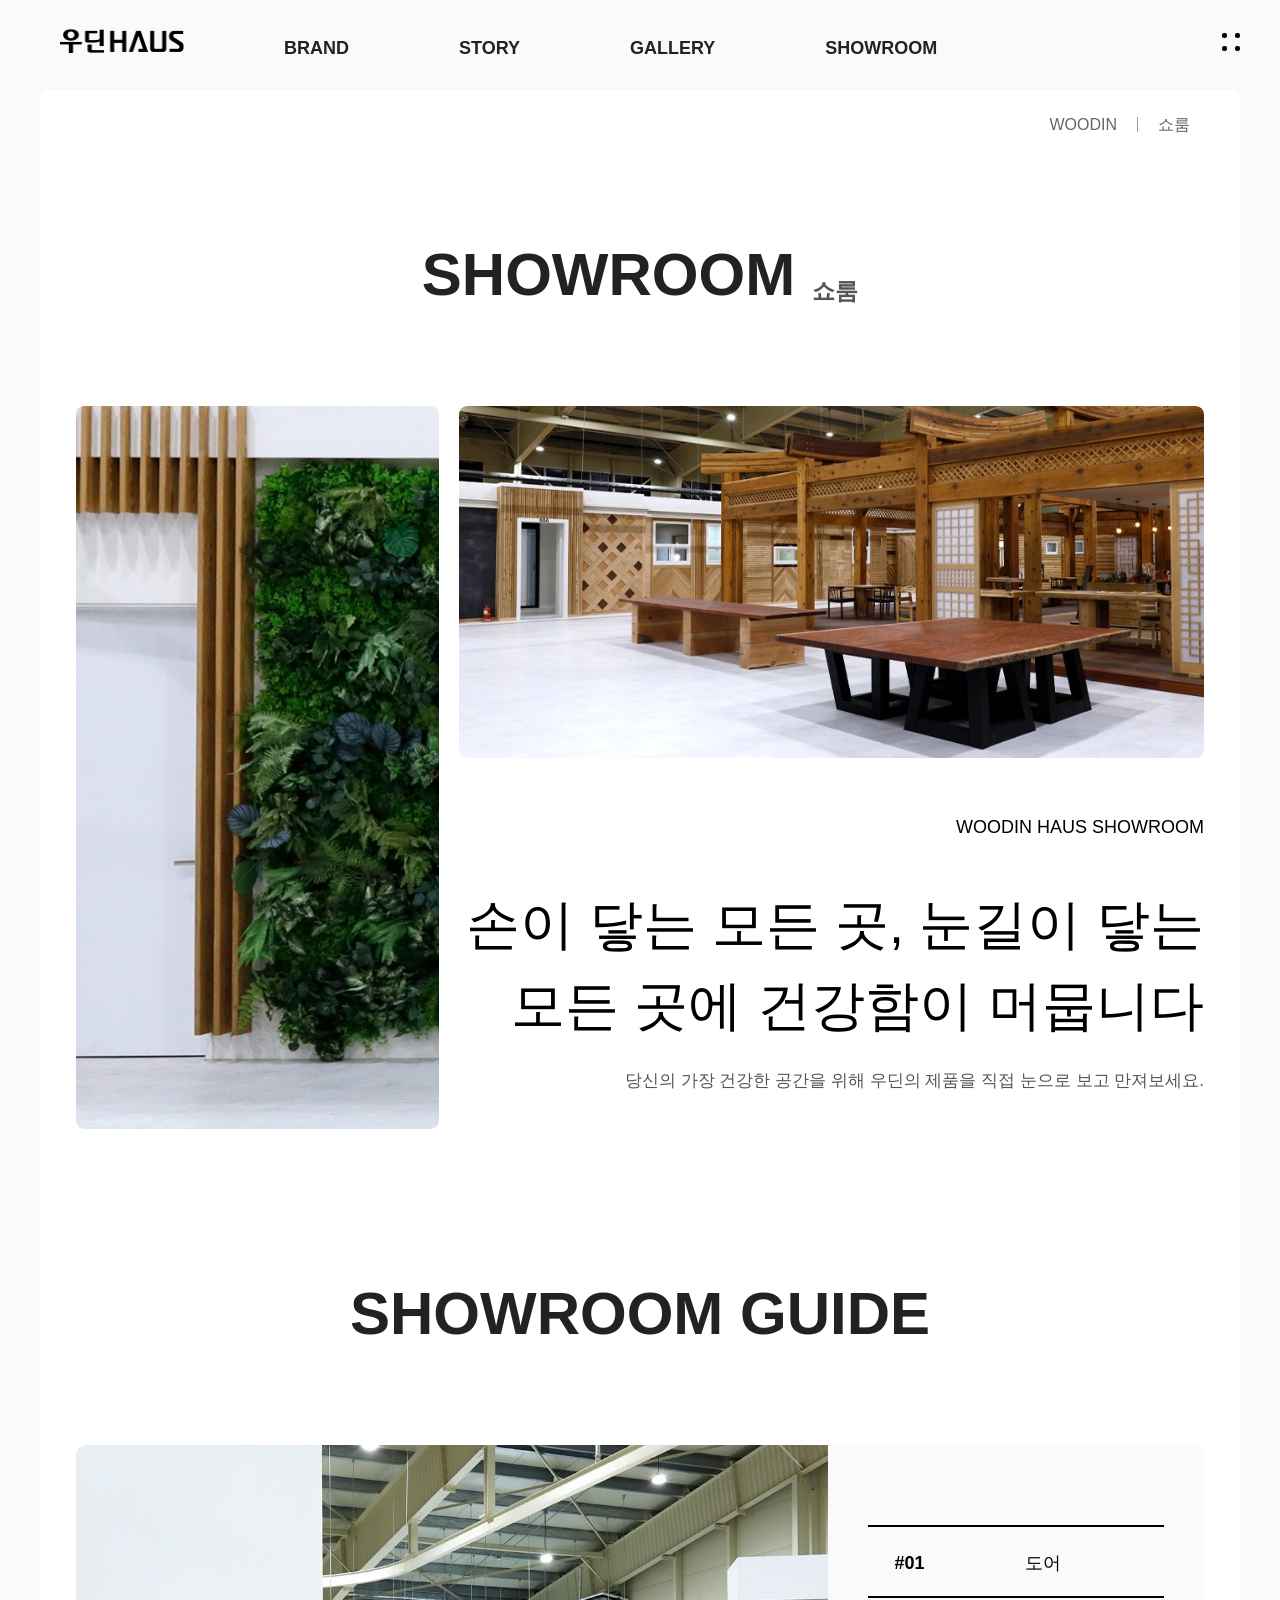
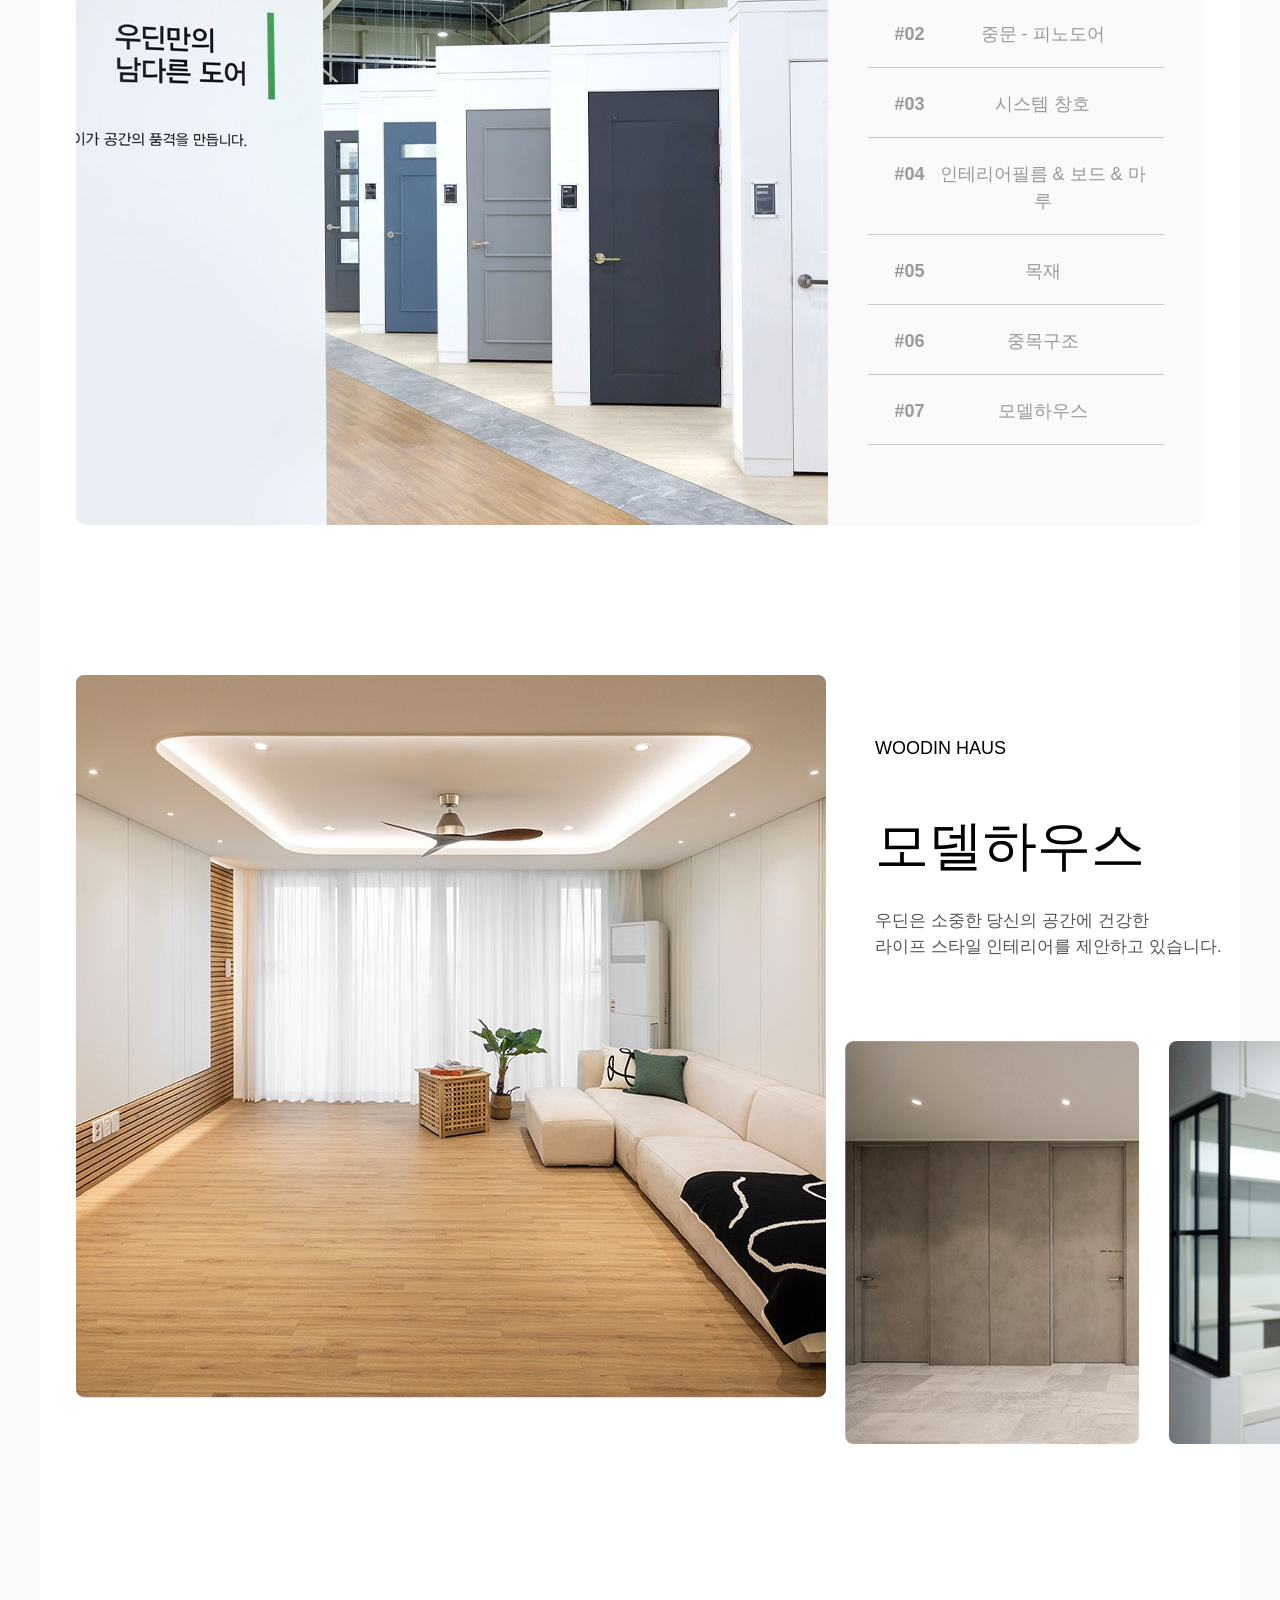
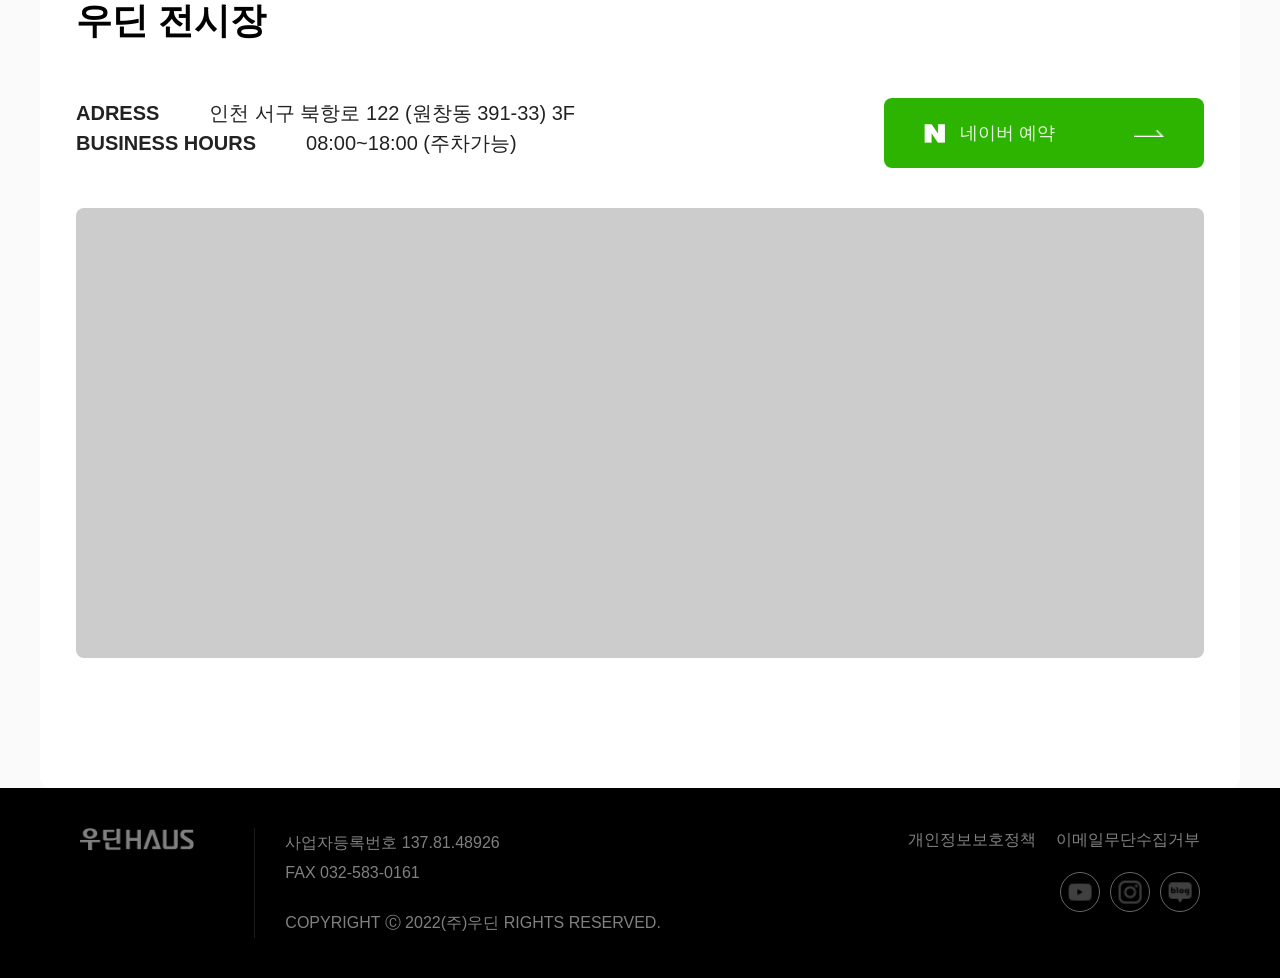
<file: Showroom.html>
<!DOCTYPE html>
<html lang="en">
<head>
    <meta charset="UTF-8">
    <meta name="viewport" content="width=device-width, initial-scale=1.0">
    <title>쇼룸_전시장</title>
    <link rel="stylesheet" href="./css/reset.css">
    <link rel="stylesheet" href="./css/style.css">
    <link rel="stylesheet" href="./css/Showroom.css">
</head>
<body>
    <div class="wrapper">
       <!-- 메인 네비 구현 -->
        <header>
            <nav class="mainMenu">
                <a href="index.html" class="logo"><img src="./image/main/imgi_19_logo.png" alt="로고 이미지"></a>
                <ul class="gnb">
                    <li><a href="brandStory.html">BRAND</a>
                        <ul class="snb">
                            <li><a href="brandStory.html">브랜드 스토리</a></li>
                            <li><a href="brandHistory.html">연혁 및 인증</a></li>
                            <li><a href="brandCI&BI.html">CI&BI</a></li>
                            <li><a href="brandLocation.html">오시는길</a></li>
                        </ul>
                    </li>
                    <li><a href="StoryMedia.html">STORY</a>
                        <ul class="snb">
                            <li><a href="StoryMedia.html">미디어</a></li>
                            <li><a href="StoryNews.html">홍보</a></li>
                            <li><a href="storyPPL.html">협찬</a></li>
                            <li><a href="StoryEvent.html">이벤트</a></li>
                        </ul>
                    </li>
                    <li><a href="GalleryCollection.html">GALLERY</a>
                        <ul class="snb">
                            <li><a href="GalleryCollection.html">컬렉션</a></li>
                            <li><a href="GalleryInterior.html">인테리어</a></li>
                            <li><a href="GalleryExterior.html">익스테리어</a></li>
                        </ul>
                    </li>
                    <li><a href="Showroom.html">SHOWROOM</a>
                        <ul class="snb">
                            <li><a href="Showroom.html">전시장</a></li>
                        </ul>
                    </li>
                </ul>
                <div class="sideMenuBtn">
                <div class="sideMenuBtn-span">
                    <span></span>
                    <span></span>
                </div>
                <div class="sideMenuBtn-span">
                    <span></span>
                    <span></span>
                </div>
                </div>
            </nav>
        </header>

        <!-- 사이드 네비 구현 -->
        <div class="sideMenu">
                <div class="sideMenuCloseBtn">X
                </div>
                <ul class="sideMenuBg">
                    <li class="sideMenuBg-black">
                        <ul class="sideMenuGnb">
                            <li><a href="brandStory.html">BRAND</a>
                                <div class="sideMenuGnb-line  sideMenuGnb-line-black"></div>
                                <ul class="sideMenuSnb  sideMenuSnb-black">
                                    <li><a href="brandStory.html">브랜드 스토리</a></li>
                                    <li><a href="brandHistory.html">연혁 및 인증</a></li>
                                    <li><a href="brandCI&BI.html">CI&BI</a></li>
                                    <li><a href="brandLocation.html">오시는길</a></li>
                                </ul>
                            </li>
                        </ul>
                    </li>
                    <li>
                        <ul class="sideMenuGnb">
                            <li><a href="StoryMedia.html">STORY</a>
                                <div class="sideMenuGnb-line"></div>
                                <ul class="sideMenuSnb">
                                    <li><a href="StoryMedia.html">미디어</a></li>
                                    <li><a href="StoryNews.html">홍보</a></li>
                                    <li><a href="storyPPL.html">협찬</a></li>
                                    <li><a href="StoryEvent.html">이벤트</a></li>
                                </ul>
                            </li>
                        </ul>
                    </li>
                    <li class="sideMenuBg-black">
                        <ul class="sideMenuGnb">
                            <li><a href="GalleryCollection.html">GALLERY</a>
                                <div class="sideMenuGnb-line  sideMenuGnb-line-black"></div>
                                <ul class="sideMenuSnb  sideMenuSnb-black">
                                    <li><a href="GalleryCollection.html">컬렉션</a></li>
                                    <li><a href="GalleryInterior.html">인테리어</a></li>
                                    <li><a href="GalleryExterior.html">익스테리어</a></li>
                                </ul>
                            </li>
                        </ul>
                    </li>
                    <li>
                        <ul class="sideMenuGnb">
                            <li><a href="Showroom.html">SHOWROOM</a>
                                <div class="sideMenuGnb-line"></div>
                                <ul class="sideMenuSnb">
                                    <li><a href="Showroom.html">전시장</a></li>
                                </ul>
                            </li>
                        </ul>
                    </li>
                </ul>
        </div>

    <!-- 탑 버튼 구현 -->
    <div class="top">
    Top
    </div>

        <!-- 컨텐츠 구현 -->
         <div class="contents">
            <div class="container">
                <ul class="pageMenu">
                    <li class="line">WOODIN</li>
                    <li>쇼룸</li>
                </ul>
                <section>
                    <div class="title">
                        <h2>SHOWROOM</h2>
                        <p>쇼룸</p>
                    </div>
                    <div class="showroomBox">
                        <ul class="showroomImg">
                            <li><img src="./image/Showroom/imgi_57_m14_img1.jpg" alt="쇼룸 이미지 01"></li>
                            <li><img src="./image/Showroom/imgi_58_m14_img2.jpg" alt="쇼룸 이미지 02"></li>
                            <div class="textBox">
                                <div class="subTitle">WOODIN HAUS SHOWROOM</div>
                                <div class="title">  
                                손이 닿는 모든 곳, 눈길이 닿는
                                <br>
                                모든 곳에 건강함이 머뭅니다
                                </div>
                                <div class="line"></div>
                                <div class="titleText">당신의 가장 건강한 공간을 위해 우딘의 제품을 직접 눈으로 보고 만져보세요.</div>
                        </div>
                        </ul>
                    </div>
                    <div class="title title-02">
                        <h2>SHOWROOM GUIDE</h2>
                    </div>
                    <div class="showroomGuideBox">
                        <div class="guideImg"></div>
                        <div class="guideText">
                            <ul>
                                <li class="on">
                                    <span>#01</span>
                                    <p>도어</p>
                                </li>
                                <li>
                                    <span>#02</span>
                                    <p>중문 - 피노도어</p>
                                </li>
                                <li>
                                    <span>#03</span>
                                    <p>시스템 창호</p>
                                </li>
                                <li>
                                    <span>#04</span>
                                    <p>인테리어필름 &amp; 보드 &amp; 마루</p>
                                </li>
                                <li>
                                    <span>#05</span>
                                    <p>목재</p>
                                </li>
                                <li>
                                    <span>#06</span>
                                    <p>중목구조</p>
                                </li>
                                <li>
                                    <span>#07</span>
                                    <p>모델하우스</p>
                                </li>
                            </ul>
                        </div>
                    </div>
                    <div class="showroomHouseBox">
                        <ul class="showroomHouseImg">
                            <li><img src="./image/Showroom/imgi_2_m14_sec3_img1.jpg" alt="모델 하우스 이미지 01"></li>
                            <li>
                                <div class="textBox">
                                    <div class="subTitle">WOODIN HAUS</div>
                                    <div class="title">  
                                    모델하우스
                                    </div>
                                    <div class="titleText">우딘은 소중한 당신의 공간에 건강한
                                    <br>라이프 스타일 인테리어를 제안하고 있습니다.</div>
                                </div>
                                <div class="imgBox">
                                    <img src="./image/Showroom/imgi_3_m14_sec3_img2.jpg" alt="모델 하우스 이미지 02">
                                    <img src="./image/Showroom/imgi_4_m14_sec3_img3.jpg" alt="모델 하우스 이미지 03">
                                </div>
                            </li>
                        </ul>
                    </div>
                    <div class="addressBox">
                        <p class="addressTitle">우딘 전시장</p>
                        <div class="addressInfo">
                            <div class="addressInfoText">
                                <li><p>ADRESS</p>
                                <p>인천 서구 북항로 122 (원창동 391-33) 3F</p></li>
                                <li><p>BUSINESS HOURS</p>
                                <p>08:00~18:00 (주차가능)</p></li>
                            </div>
                            <div class="naver"><a href="https://booking.naver.com/booking/6/bizes/605658">
                                <div class="naverImg">
                                    <img src="./image/Showroom/imgi_5_naver_icon.png" alt="네이버 로고">
                                    <p>네이버 예약</p>
                                </div>
                                <div class="arrow"></div>
                            </a></div>
                        </div>
                        <div class="map">
                            <!-- * 카카오맵 - 지도퍼가기 -->
                            <!-- 1. 지도 노드 -->
                            <div id="daumRoughmapContainer1779422643976" class="root_daum_roughmap root_daum_roughmap_landing"></div>
                        </div>
                    </div>
                </section>
            </div>
         </div>
         
        <!-- 푸터 구현 -->
    <footer>
            <div class="footerContainer">
                <div class="footerLogo"><img src="./image/main/imgi_1_logo2.png" alt="푸터 로고"></div>
                <div class="footerInfo">
                    <p>사업자등록번호  137.81.48926</p>
                    <p>FAX  032-583-0161</p>
                    <p>COPYRIGHT Ⓒ 2022(주)우딘 RIGHTS RESERVED.</p>
                </div>
                <div class="footerText">
                    <div class="txt">
                    <P>개인정보보호정책</P>
                    <P>이메일무단수집거부</P>
                    </div>
                    <ul class="snsicon">
                        <li><a href="https://www.youtube.com/c/%EC%9A%B0%EB%94%98HAUS"><img src="./image/main/imgi_90_foot_sns1.png" alt="푸터 sns 로고 01"></a></li>
                        <li><a href="https://www.instagram.com/woodin_official/"><img src="./image/main/imgi_91_foot_sns2.png" alt="푸터 sns 로고 02"></a></li>
                        <li><a href="https://blog.naver.com/woodinhaus"><img src="./image/main/imgi_92_foot_sns3.png" alt="푸터 sns 로고 03"></a></li>
                    </ul>
                </div>
            </div>
    </footer>
    </div>

    <script src="./script.js"></script>
    <!-- 
    지도 퍼가기
	2. 설치 스크립트
	* 지도 퍼가기 서비스를 2개 이상 넣을 경우, 설치 스크립트는 하나만 삽입합니다.
    -->
    <script charset="UTF-8" class="daum_roughmap_loader_script" src="https://ssl.daumcdn.net/dmaps/map_js_init/roughmapLoader.js"></script>

    <!-- 3. 실행 스크립트 -->
    <script charset="UTF-8">
        new daum.roughmap.Lander({
            "timestamp" : "1779422643976",
            "key" : "ntc4mes4ysr",
            "mapWidth" : "1400",
            "mapHeight" : "450"
        }).render();
    </script>
</body>
</html>
</file>
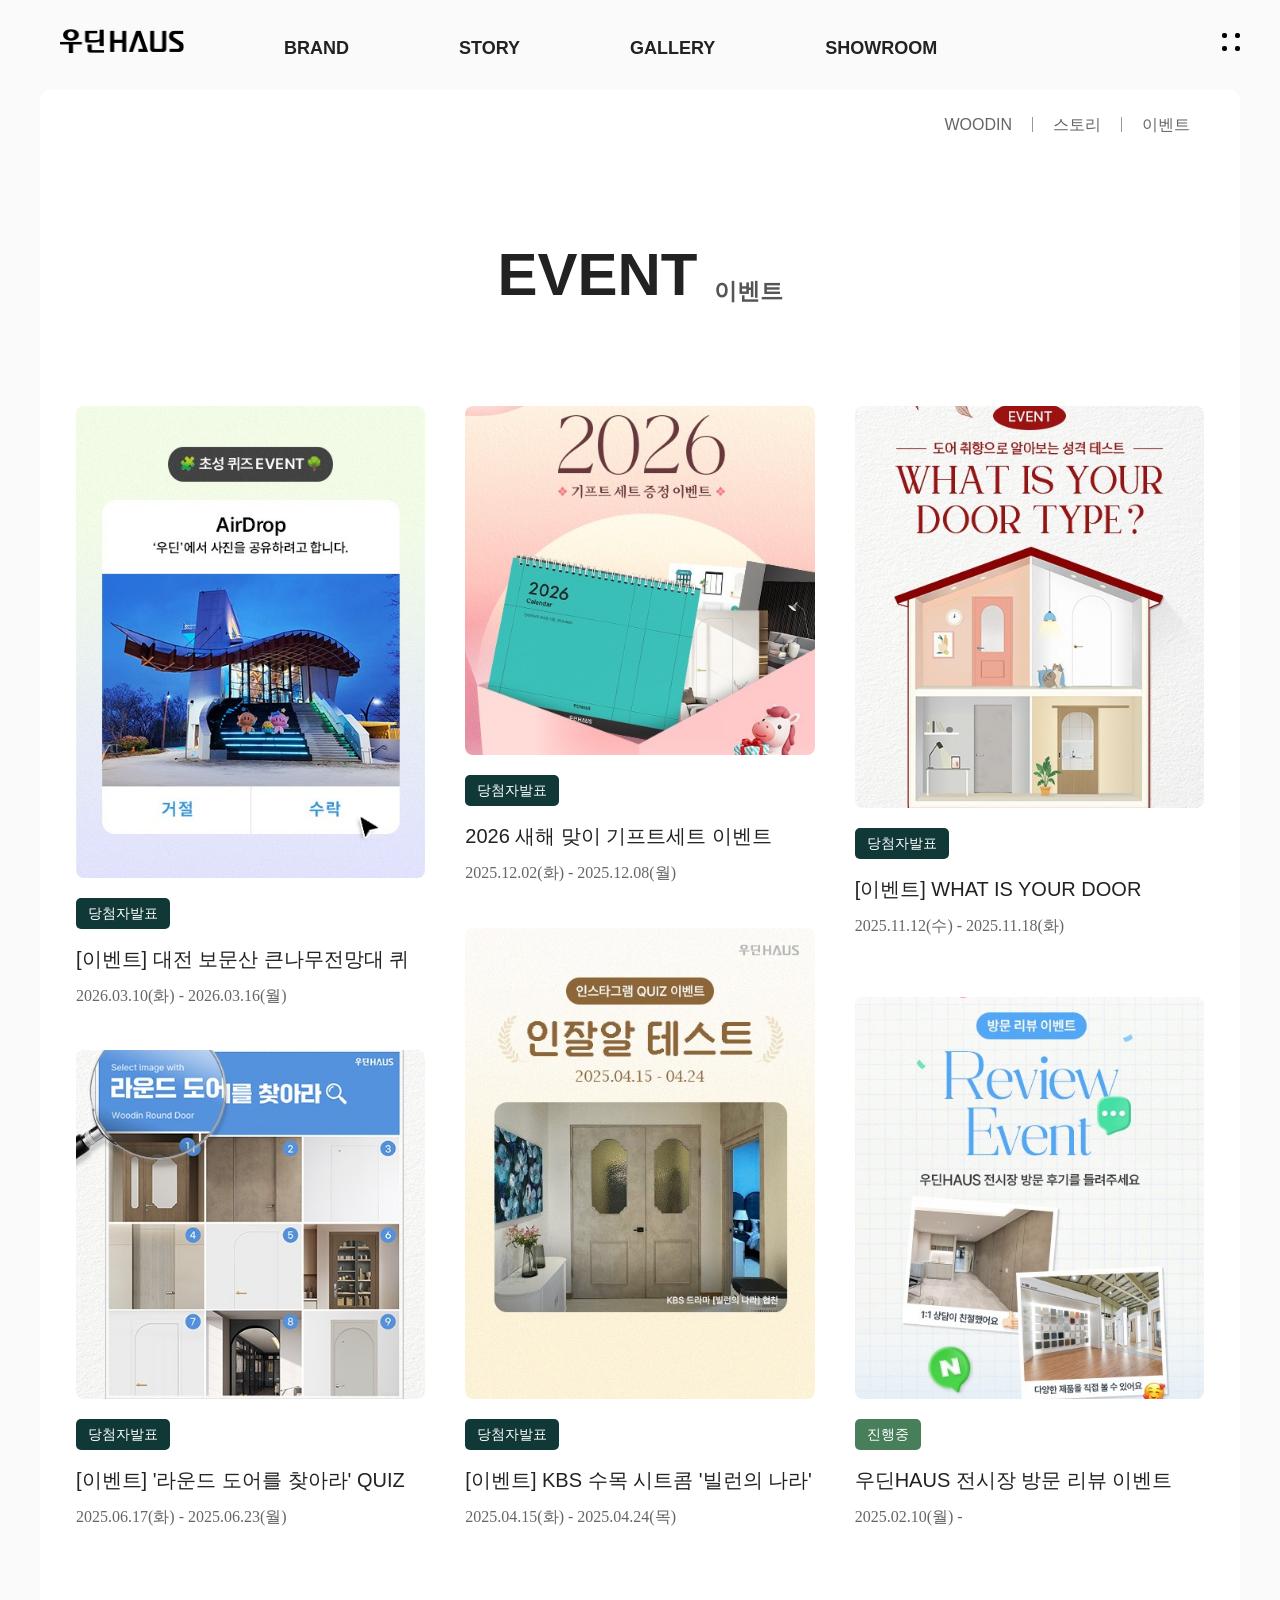
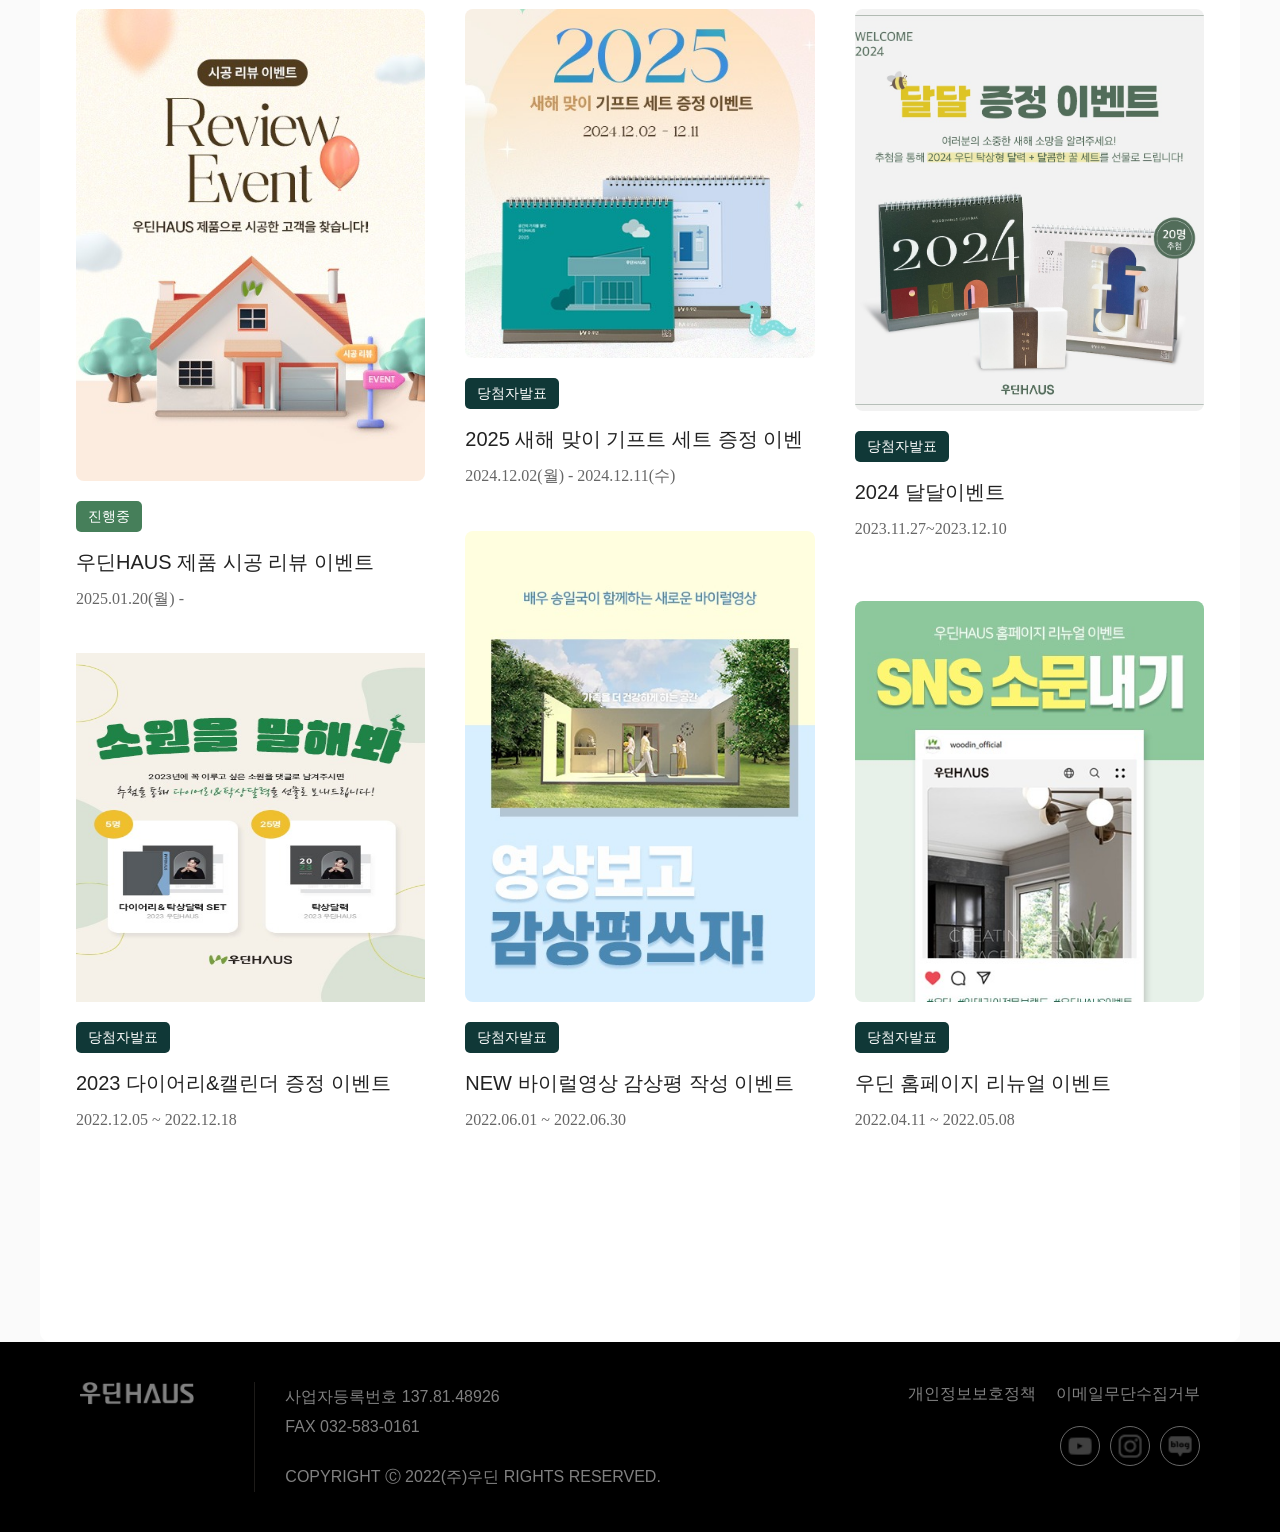
<file: StoryEvent.html>
<!DOCTYPE html>
<html lang="en">
<head>
    <meta charset="UTF-8">
    <meta name="viewport" content="width=device-width, initial-scale=1.0">
    <title>스토리_이벤트</title>
    <link rel="stylesheet" href="./css/reset.css">
    <link rel="stylesheet" href="./css/style.css">
    <link rel="stylesheet" href="./css/StoryEvent.css">
</head>
<body>
    <div class="wrapper">
        <!-- 메인 네비 구현 -->
        <header>
            <nav class="mainMenu">
                <a href="index.html" class="logo"><img src="./image/main/imgi_19_logo.png" alt="로고 이미지"></a>
                <ul class="gnb">
                    <li><a href="brandStory.html">BRAND</a>
                        <ul class="snb">
                            <li><a href="brandStory.html">브랜드 스토리</a></li>
                            <li><a href="brandHistory.html">연혁 및 인증</a></li>
                            <li><a href="brandCI&BI.html">CI&BI</a></li>
                            <li><a href="brandLocation.html">오시는길</a></li>
                        </ul>
                    </li>
                    <li><a href="StoryMedia.html">STORY</a>
                        <ul class="snb">
                            <li><a href="StoryMedia.html">미디어</a></li>
                            <li><a href="StoryNews.html">홍보</a></li>
                            <li><a href="storyPPL.html">협찬</a></li>
                            <li><a href="StoryEvent.html">이벤트</a></li>
                        </ul>
                    </li>
                    <li><a href="GalleryCollection.html">GALLERY</a>
                        <ul class="snb">
                            <li><a href="GalleryCollection.html">컬렉션</a></li>
                            <li><a href="GalleryInterior.html">인테리어</a></li>
                            <li><a href="GalleryExterior.html">익스테리어</a></li>
                        </ul>
                    </li>
                    <li><a href="Showroom.html">SHOWROOM</a>
                        <ul class="snb">
                            <li><a href="Showroom.html">전시장</a></li>
                        </ul>
                    </li>
                </ul>
                <div class="sideMenuBtn">
                <div class="sideMenuBtn-span">
                    <span></span>
                    <span></span>
                </div>
                <div class="sideMenuBtn-span">
                    <span></span>
                    <span></span>
                </div>
                </div>
            </nav>
        </header>

    <!-- 탑 버튼 구현 -->
    <div class="top">
    Top
    </div>

        <!-- 사이드 네비 구현 -->
        <div class="sideMenu">
                <div class="sideMenuCloseBtn">X
                </div>
                <ul class="sideMenuBg">
                    <li class="sideMenuBg-black">
                        <ul class="sideMenuGnb">
                            <li><a href="brandStory.html">BRAND</a>
                                <div class="sideMenuGnb-line  sideMenuGnb-line-black"></div>
                                <ul class="sideMenuSnb  sideMenuSnb-black">
                                    <li><a href="brandStory.html">브랜드 스토리</a></li>
                                    <li><a href="brandHistory.html">연혁 및 인증</a></li>
                                    <li><a href="brandCI&BI.html">CI&BI</a></li>
                                    <li><a href="brandLocation.html">오시는길</a></li>
                                </ul>
                            </li>
                        </ul>
                    </li>
                    <li>
                        <ul class="sideMenuGnb">
                            <li><a href="StoryMedia.html">STORY</a>
                                <div class="sideMenuGnb-line"></div>
                                <ul class="sideMenuSnb">
                                    <li><a href="StoryMedia.html">미디어</a></li>
                                    <li><a href="StoryNews.html">홍보</a></li>
                                    <li><a href="storyPPL.html">협찬</a></li>
                                    <li><a href="StoryEvent.html">이벤트</a></li>
                                </ul>
                            </li>
                        </ul>
                    </li>
                    <li class="sideMenuBg-black">
                        <ul class="sideMenuGnb">
                            <li><a href="GalleryCollection.html">GALLERY</a>
                                <div class="sideMenuGnb-line  sideMenuGnb-line-black"></div>
                                <ul class="sideMenuSnb  sideMenuSnb-black">
                                    <li><a href="GalleryCollection.html">컬렉션</a></li>
                                    <li><a href="GalleryInterior.html">인테리어</a></li>
                                    <li><a href="GalleryExterior.html">익스테리어</a></li>
                                </ul>
                            </li>
                        </ul>
                    </li>
                    <li>
                        <ul class="sideMenuGnb">
                            <li><a href="Showroom.html">SHOWROOM</a>
                                <div class="sideMenuGnb-line"></div>
                                <ul class="sideMenuSnb">
                                    <li><a href="Showroom.html">전시장</a></li>
                                </ul>
                            </li>
                        </ul>
                    </li>
                </ul>
        </div>

        <!-- 컨텐츠 구현 -->
         <div class="contents">
            <div class="container">
                <ul class="pageMenu">
                    <li class="line">WOODIN</li>
                    <li class="line">스토리</li>
                    <li>이벤트</li>
                </ul>
                <section>
                    <div class="title">
                        <h2>EVENT</h2>
                        <p>이벤트</p>
                    </div>
                    <div class="eventBox">
                        <ul class="eventImg">
                            <li><a href="#">
                                <div class="snsImgText">
                                    <img src="./image/storyEvent/imgi_11_file1_1773108030tr60m418mv.jpg" alt="이벤트 이미지 01">
                                    <div class="snsTitle">
                                        <div class="greenbox">당첨자발표</div>
                                        <p>[이벤트] 대전 보문산 큰나무전망대 퀴즈 이벤트</p>
                                        <p>2026.03.10(화) - 2026.03.16(월)</p>
                                    </div>
                                </div>
                                
                            </a></li>
                            <li><a href="#">
                                <div class="snsImgText short">
                                    <img src="./image/storyEvent/imgi_12_file1_1764636355pqt1jy5dm4.jpg" alt="이벤트 이미지 02">
                                    <div class="snsTitle">
                                        <div class="greenbox">당첨자발표</div>
                                        <p>2026 새해 맞이 기프트세트 이벤트</p>
                                        <p>2025.12.02(화) - 2025.12.08(월)</p>
                                    </div>
                                </div>
                            </a></li>
                            <li><a href="#">
                                <div class="snsImgText mid">
                                    <img src="./image/storyEvent/imgi_13_file1_1762914034k5k1rn5ll5.jpg" alt="이벤트 이미지 03">
                                    <div class="snsTitle">
                                        <div class="greenbox">당첨자발표</div>
                                        <p>[이벤트] WHAT IS YOUR DOOR TYPE? │ 도어 취향으로 알아보는 성격 테스트</p>
                                        <p>2025.11.12(수) - 2025.11.18(화)</p>
                                    </div>
                                </div>
                            </a></li>
                        </ul>
                    </div>
                    <div class="eventBox">
                        <ul class="eventImg2">
                            <li><a href="#">
                                <div class="eventImgText short">
                                    <img src="./image/storyEvent/imgi_14_file1_1750063749toh6pc75bs.jpg" alt="이벤트 이미지 04">
                                    <div class="snsTitle">
                                        <div class="greenbox">당첨자발표</div>
                                        <p>[이벤트] '라운드 도어를 찾아라' QUIZ 이벤트</p>
                                        <p>2025.06.17(화) - 2025.06.23(월)</p>
                                    </div>
                                </div>
                                
                            </a></li>
                            <li><a href="#">
                                <div class="eventImgText">
                                    <img src="./image/storyEvent/imgi_15_file1_17446832412s20cyiqez.jpg" alt="이벤트 이미지 05">
                                    <div class="snsTitle">
                                        <div class="greenbox">당첨자발표</div>
                                        <p>[이벤트] KBS 수목 시트콤 '빌런의 나라' 속 중문 컬러 맞추기 QUIZ 이벤트</p>
                                        <p>2025.04.15(화) - 2025.04.24(목)</p>
                                    </div>
                                </div>
                            </a></li>
                            <li><a href="#">
                                <div class="eventImgText mid">
                                    <img src="./image/storyEvent/imgi_16_file1_1744278069mcemn4pmo0.jpg" alt="이벤트 이미지 06">
                                    <div class="snsTitle">
                                        <div class="greenbox ing">진행중</div>
                                        <p>우딘HAUS 전시장 방문 리뷰 이벤트</p>
                                        <p>2025.02.10(월) - </p>
                                    </div>
                                </div>
                            </a></li>
                        </ul>
                    </div>
                    <div class="eventBox">
                        <ul class="eventImg">
                            <li><a href="#">
                                <div class="eventImgText">
                                    <img src="./image/storyEvent/imgi_17_file1_1737340297mi1peqanmy.jpg" alt="이벤트 이미지 07">
                                    <div class="snsTitle">
                                        <div class="greenbox ing">진행중</div>
                                        <p>우딘HAUS 제품 시공 리뷰 이벤트</p>
                                        <p>2025.01.20(월) - </p>
                                    </div>
                                </div>
                            </a></li>
                            <li><a href="#">
                                <div class="eventImgText short">
                                    <img src="./image/storyEvent/imgi_18_file1_1733106806ebsecd8s3a.jpg" alt="이벤트 이미지 08">
                                    <div class="snsTitle">
                                        <div class="greenbox">당첨자발표</div>
                                        <p>2025 새해 맞이 기프트 세트 증정 이벤트</p>
                                        <p>2024.12.02(월) - 2024.12.11(수)</p>
                                    </div>
                                </div>
                            </a></li>
                            <li><a href="#">
                                <div class="eventImgText mid">
                                    <img src="./image/storyEvent/imgi_19_file1_1701219492olam37su9c.jpg" alt="이벤트 이미지 09">
                                    <div class="snsTitle">
                                        <div class="greenbox">당첨자발표</div>
                                        <p>2024 달달이벤트</p>
                                        <p>2023.11.27~2023.12.10</p>
                                    </div>
                                </div>
                            </a></li>
                        </ul>
                    </div>
                    <div class="eventBox">
                        <ul class="eventImg2">
                            <li><a href="#">
                                <div class="snsImgText short">
                                    <img src="./image/storyEvent/imgi_20_file1_16702279328jtydybua8.jpg" alt="이벤트 이미지 10">
                                    <div class="snsTitle">
                                        <div class="greenbox">당첨자발표</div>
                                        <p>2023 다이어리&캘린더 증정 이벤트</p>
                                        <p>2022.12.05 ~ 2022.12.18</p>
                                    </div>
                                </div>
                                
                            </a></li>
                            <li><a href="#">
                                <div class="eventImgText">
                                    <img src="./image/storyEvent/imgi_21_file1_1654571905tvrrhyj8z9.jpg" alt="이벤트 이미지 11">
                                    <div class="snsTitle">
                                        <div class="greenbox">당첨자발표</div>
                                        <p>NEW 바이럴영상 감상평 작성 이벤트</p>
                                        <p>2022.06.01 ~ 2022.06.30</p>
                                    </div>
                                </div>
                            </a></li>
                            <li><a href="#">
                                <div class="eventImgText mid">
                                    <img src="./image/storyEvent/imgi_22_file1_1649664544qclmunr6hn.jpg" alt="이벤트 이미지 12">
                                    <div class="snsTitle">
                                        <div class="greenbox">당첨자발표</div>
                                        <p>우딘 홈페이지 리뉴얼 이벤트</p>
                                        <p>2022.04.11 ~ 2022.05.08</p>
                                    </div>
                                </div>
                            </a></li>
                        </ul>
                    </div>
                </section>
            </div>
         </div>
         
        <!-- 푸터 구현 -->
    <footer>
            <div class="footerContainer">
                <div class="footerLogo"><img src="./image/main/imgi_1_logo2.png" alt="푸터 로고"></div>
                <div class="footerInfo">
                    <p>사업자등록번호  137.81.48926</p>
                    <p>FAX  032-583-0161</p>
                    <p>COPYRIGHT Ⓒ 2022(주)우딘 RIGHTS RESERVED.</p>
                </div>
                <div class="footerText">
                    <div class="txt">
                    <P>개인정보보호정책</P>
                    <P>이메일무단수집거부</P>
                    </div>
                    <ul class="snsicon">
                        <li><a href="https://www.youtube.com/c/%EC%9A%B0%EB%94%98HAUS"><img src="./image/main/imgi_90_foot_sns1.png" alt="푸터 sns 로고 01"></a></li>
                        <li><a href="https://www.instagram.com/woodin_official/"><img src="./image/main/imgi_91_foot_sns2.png" alt="푸터 sns 로고 02"></a></li>
                        <li><a href="https://blog.naver.com/woodinhaus"><img src="./image/main/imgi_92_foot_sns3.png" alt="푸터 sns 로고 03"></a></li>
                    </ul>
                </div>
            </div>
    </footer>
    </div>

    <script src="./script.js"></script>
</body>
</html>
</file>
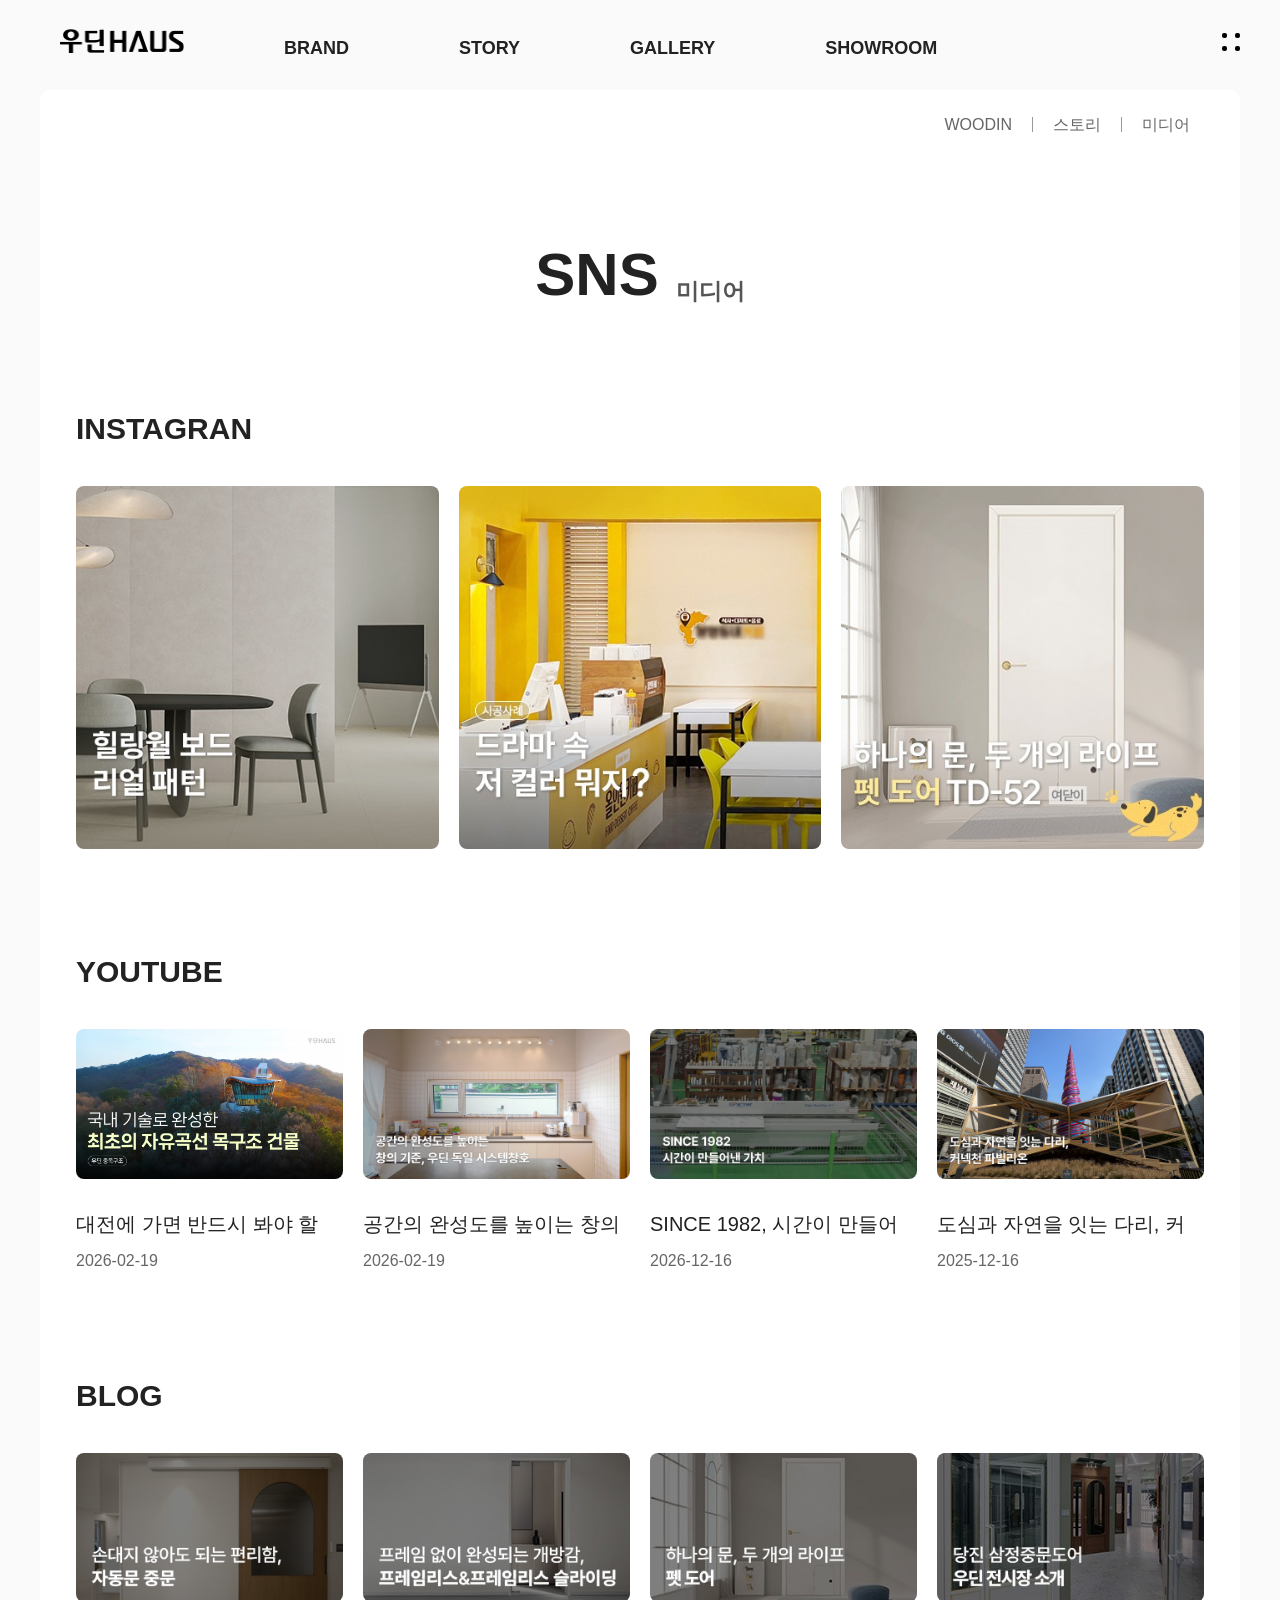
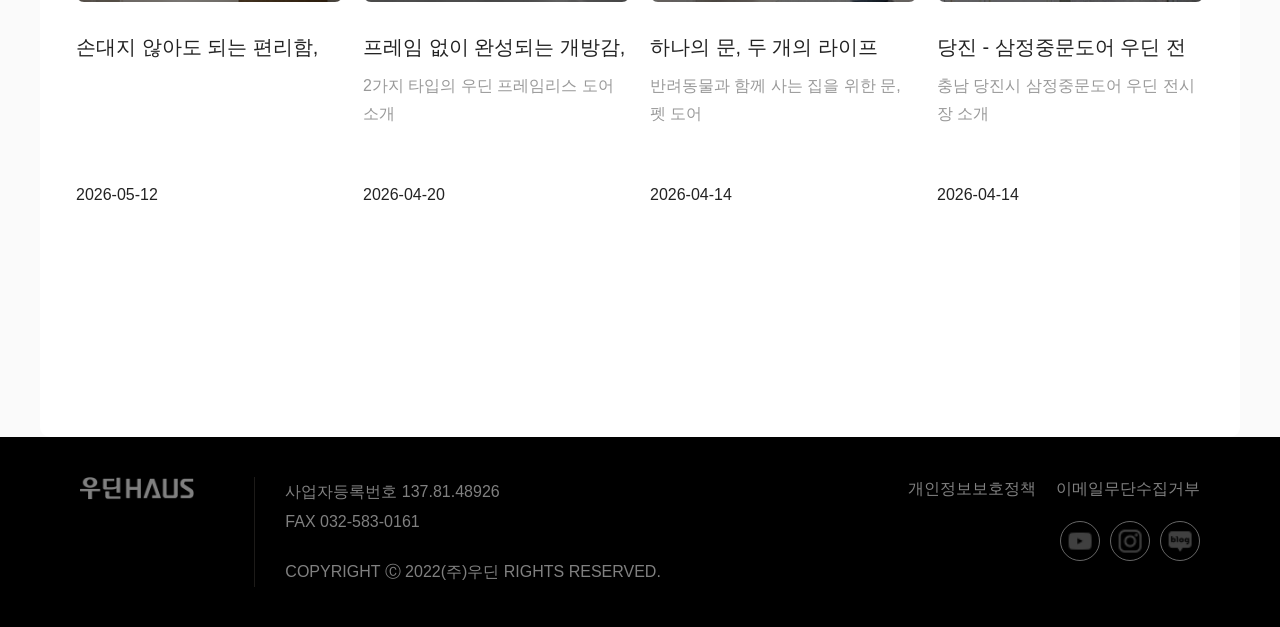
<file: StoryMedia.html>
<!DOCTYPE html>
<html lang="en">
<head>
    <meta charset="UTF-8">
    <meta name="viewport" content="width=device-width, initial-scale=1.0">
    <title>스토리_미디어</title>
    <link rel="stylesheet" href="./css/reset.css">
    <link rel="stylesheet" href="./css/style.css">
    <link rel="stylesheet" href="./css/StoryMedia.css">
</head>
<body>
    <div class="wrapper">
        <!-- 메인 네비 구현 -->
        <header>
            <nav class="mainMenu">
                <a href="index.html" class="logo"><img src="./image/main/imgi_19_logo.png" alt="로고 이미지"></a>
                <ul class="gnb">
                    <li><a href="brandStory.html">BRAND</a>
                        <ul class="snb">
                            <li><a href="brandStory.html">브랜드 스토리</a></li>
                            <li><a href="brandHistory.html">연혁 및 인증</a></li>
                            <li><a href="brandCI&BI.html">CI&BI</a></li>
                            <li><a href="brandLocation.html">오시는길</a></li>
                        </ul>
                    </li>
                    <li><a href="StoryMedia.html">STORY</a>
                        <ul class="snb">
                            <li><a href="StoryMedia.html">미디어</a></li>
                            <li><a href="StoryNews.html">홍보</a></li>
                            <li><a href="storyPPL.html">협찬</a></li>
                            <li><a href="StoryEvent.html">이벤트</a></li>
                        </ul>
                    </li>
                    <li><a href="GalleryCollection.html">GALLERY</a>
                        <ul class="snb">
                            <li><a href="GalleryCollection.html">컬렉션</a></li>
                            <li><a href="GalleryInterior.html">인테리어</a></li>
                            <li><a href="GalleryExterior.html">익스테리어</a></li>
                        </ul>
                    </li>
                    <li><a href="Showroom.html">SHOWROOM</a>
                        <ul class="snb">
                            <li><a href="Showroom.html">전시장</a></li>
                        </ul>
                    </li>
                </ul>
                <div class="sideMenuBtn">
                <div class="sideMenuBtn-span">
                    <span></span>
                    <span></span>
                </div>
                <div class="sideMenuBtn-span">
                    <span></span>
                    <span></span>
                </div>
                </div>
            </nav>
        </header>

        <!-- 사이드 네비 구현 -->
        <div class="sideMenu">
                <div class="sideMenuCloseBtn">X
                </div>
                <ul class="sideMenuBg">
                    <li class="sideMenuBg-black">
                        <ul class="sideMenuGnb">
                            <li><a href="brandStory.html">BRAND</a>
                                <div class="sideMenuGnb-line  sideMenuGnb-line-black"></div>
                                <ul class="sideMenuSnb  sideMenuSnb-black">
                                    <li><a href="brandStory.html">브랜드 스토리</a></li>
                                    <li><a href="brandHistory.html">연혁 및 인증</a></li>
                                    <li><a href="brandCI&BI.html">CI&BI</a></li>
                                    <li><a href="brandLocation.html">오시는길</a></li>
                                </ul>
                            </li>
                        </ul>
                    </li>
                    <li>
                        <ul class="sideMenuGnb">
                            <li><a href="StoryMedia.html">STORY</a>
                                <div class="sideMenuGnb-line"></div>
                                <ul class="sideMenuSnb">
                                    <li><a href="StoryMedia.html">미디어</a></li>
                                    <li><a href="StoryNews.html">홍보</a></li>
                                    <li><a href="storyPPL.html">협찬</a></li>
                                    <li><a href="StoryEvent.html">이벤트</a></li>
                                </ul>
                            </li>
                        </ul>
                    </li>
                    <li class="sideMenuBg-black">
                        <ul class="sideMenuGnb">
                            <li><a href="GalleryCollection.html">GALLERY</a>
                                <div class="sideMenuGnb-line  sideMenuGnb-line-black"></div>
                                <ul class="sideMenuSnb  sideMenuSnb-black">
                                    <li><a href="GalleryCollection.html">컬렉션</a></li>
                                    <li><a href="GalleryInterior.html">인테리어</a></li>
                                    <li><a href="GalleryExterior.html">익스테리어</a></li>
                                </ul>
                            </li>
                        </ul>
                    </li>
                    <li>
                        <ul class="sideMenuGnb">
                            <li><a href="Showroom.html">SHOWROOM</a>
                                <div class="sideMenuGnb-line"></div>
                                <ul class="sideMenuSnb">
                                    <li><a href="Showroom.html">전시장</a></li>
                                </ul>
                            </li>
                        </ul>
                    </li>
                </ul>
        </div>

    <!-- 탑 버튼 구현 -->
    <div class="top">
    Top
    </div>

        <!-- 컨텐츠 구현 -->
         <div class="contents">
            <div class="container">
                <ul class="pageMenu">
                    <li class="line">WOODIN</li>
                    <li class="line">스토리</li>
                    <li>미디어</li>
                </ul>
                <section>
                    <div class="title">
                        <h2>SNS</h2>
                        <p>미디어</p>
                    </div>
                    <div class="snsBox">
                        <div class="snsText">INSTAGRAN</div>
                        <ul class="InstaImg">
                            <li><a href="#"><img src="./image/storyMedia/imgi_2_file1_177683703478ctxe1l04.jpg" alt="인스타그램 이미지 01"></a>
                            <div class="hoverText">
                                <p>#보드 #힐링월 #인테리어</p>
                                <p>VIEW MORE+</p>
                            </div>
                        </li>
                            <li><a href="#"><img src="./image/storyMedia/imgi_3_file1_1776154850xh21vmgfyc.jpg" alt="인스타그램 이미지 02"></a>
                            <div class="hoverText">
                                <p>#시공사례 #인테리어필름 #인테리어</p>
                                <p>VIEW MORE+</p>
                            </div></li>
                            <li><a href="#"><img src="./image/storyMedia/imgi_4_file1_1776143363ol0hg849fn.jpg" alt="인스타그램 이미지 03"></a>
                            <div class="hoverText">
                                <p>#펫도어 #펫테리어 #TD-52</p>
                                <p>VIEW MORE +</p>
                            </div></li>
                        </ul>
                    </div>
                    <div class="snsBox">
                        <div class="snsText">YOUTUBE</div>
                        <ul class="snsImg">
                            <li><a href="#">
                                <div class="snsImgText">
                                    <img src="./image/storyMedia/imgi_169_file1_1771494982fvgg4aolym.jpg" alt="유튜브 이미지 01">
                                    <div class="snsTitle">
                                        <p>대전에 가면 반드시 봐야 할 단 하나의 건축물│대전 보문산 큰나무 전망대│우딘 중목구조</p>
                                        <p>2026-02-19</p>
                                    </div>
                                </div>
                                
                            </a></li>
                            <li><a href="#">
                                <div class="snsImgText">
                                    <img src="./image/storyMedia/imgi_170_file1_1771494945pmukzayi35.png" alt="유튜브 이미지 02">
                                    <div class="snsTitle">
                                        <p>공간의 완성도를 높이는 창의 기준 │ 우딘 독일시스템창호 시공사례</p>
                                        <p>2026-02-19</p>
                                    </div>
                                </div>
                            </a></li>
                            <li><a href="#">
                                <div class="snsImgText">
                                    <img src="./image/storyMedia/imgi_171_file1_1765874887sg95k5652s.png" alt="유튜브 이미지 03">
                                    <div class="snsTitle">
                                        <p>SINCE 1982, 시간이 만들어낸 가치 #기술력 #공장 #인테리어</p>
                                        <p>2026-12-16</p>
                                    </div>
                                </div>
                            </a></li>
                            <li><a href="#">
                                <div class="snsImgText">
                                    <img src="./image/storyMedia/imgi_172_file1_1765874832hebba45m4s.png" alt="유튜브 이미지 04">
                                    <div class="snsTitle">
                                        <p>도심과 자연을 잇는 다리, 커넥천 파빌리온</p>
                                        <p>2025-12-16</p>
                                    </div>
                                </div>
                            </a></li>
                        </ul>
                    </div>
                    <div class="snsBox">
                        <div class="snsText">BLOG</div>
                        <ul class="snsImg">
                            <li><a href="#">
                                <div class="snsImgText">
                                    <img src="./image/storyMedia/imgi_237_file1_17785513864cx7rkzm17.png" alt="블로그 이미지 01">
                                    <div class="snsTitle">
                                        <p>손대지 않아도 되는 편리함, 자동문 중문</p>
                                        <div></div>
                                        <p>2026-05-12</p>
                                    </div>
                                </div>
                                
                            </a></li>
                            <li><a href="#">
                                <div class="snsImgText">
                                    <img src="./image/storyMedia/imgi_238_file1_1776674086buxaitq2cd.jpg" alt="블로그 이미지 02">
                                    <div class="snsTitle">
                                        <p>프레임 없이 완성되는 개방감, 프레임리스&프레임리스 슬라이딩</p>
                                        <div>2가지 타입의 우딘 프레임리스 도어 소개</div>
                                        <p>2026-04-20</p>
                                    </div>
                                </div>
                            </a></li>
                            <li><a href="#">
                                <div class="snsImgText">
                                    <img src="./image/storyMedia/imgi_239_file1_1776145334kp25wdfk8s.jpg" alt="블로그 이미지 03">
                                    <div class="snsTitle">
                                        <p>하나의 문, 두 개의 라이프</p>
                                        <div>반려동물과 함께 사는 집을 위한 문, 펫 도어</div>
                                        <p>2026-04-14</p>
                                    </div>
                                </div>
                            </a></li>
                            <li><a href="#">
                                <div class="snsImgText">
                                    <img src="./image/storyMedia/imgi_240_file1_1776145088jza1w83q6l.jpg" alt="블로그 이미지 04">
                                    <div class="snsTitle">
                                        <p>당진 - 삼정중문도어 우딘 전시장 소개</p>
                                        <div>충남 당진시 삼정중문도어 우딘 전시장 소개</div>
                                        <p>2026-04-14</p>
                                    </div>
                                </div>
                            </a></li>
                        </ul>
                    </div>
                </section>
            </div>
         </div>
         
         <!-- 푸터 구현 -->
    <footer>
            <div class="footerContainer">
                <div class="footerLogo"><img src="./image/main/imgi_1_logo2.png" alt="푸터 로고"></div>
                <div class="footerInfo">
                    <p>사업자등록번호  137.81.48926</p>
                    <p>FAX  032-583-0161</p>
                    <p>COPYRIGHT Ⓒ 2022(주)우딘 RIGHTS RESERVED.</p>
                </div>
                <div class="footerText">
                    <div class="txt">
                    <P>개인정보보호정책</P>
                    <P>이메일무단수집거부</P>
                    </div>
                    <ul class="snsicon">
                        <li><a href="https://www.youtube.com/c/%EC%9A%B0%EB%94%98HAUS"><img src="./image/main/imgi_90_foot_sns1.png" alt="푸터 sns 로고 01"></a></li>
                        <li><a href="https://www.instagram.com/woodin_official/"><img src="./image/main/imgi_91_foot_sns2.png" alt="푸터 sns 로고 02"></a></li>
                        <li><a href="https://blog.naver.com/woodinhaus"><img src="./image/main/imgi_92_foot_sns3.png" alt="푸터 sns 로고 03"></a></li>
                    </ul>
                </div>
            </div>
    </footer>
    </div>

    <script src="./script.js"></script>
</body>
</html>
</file>
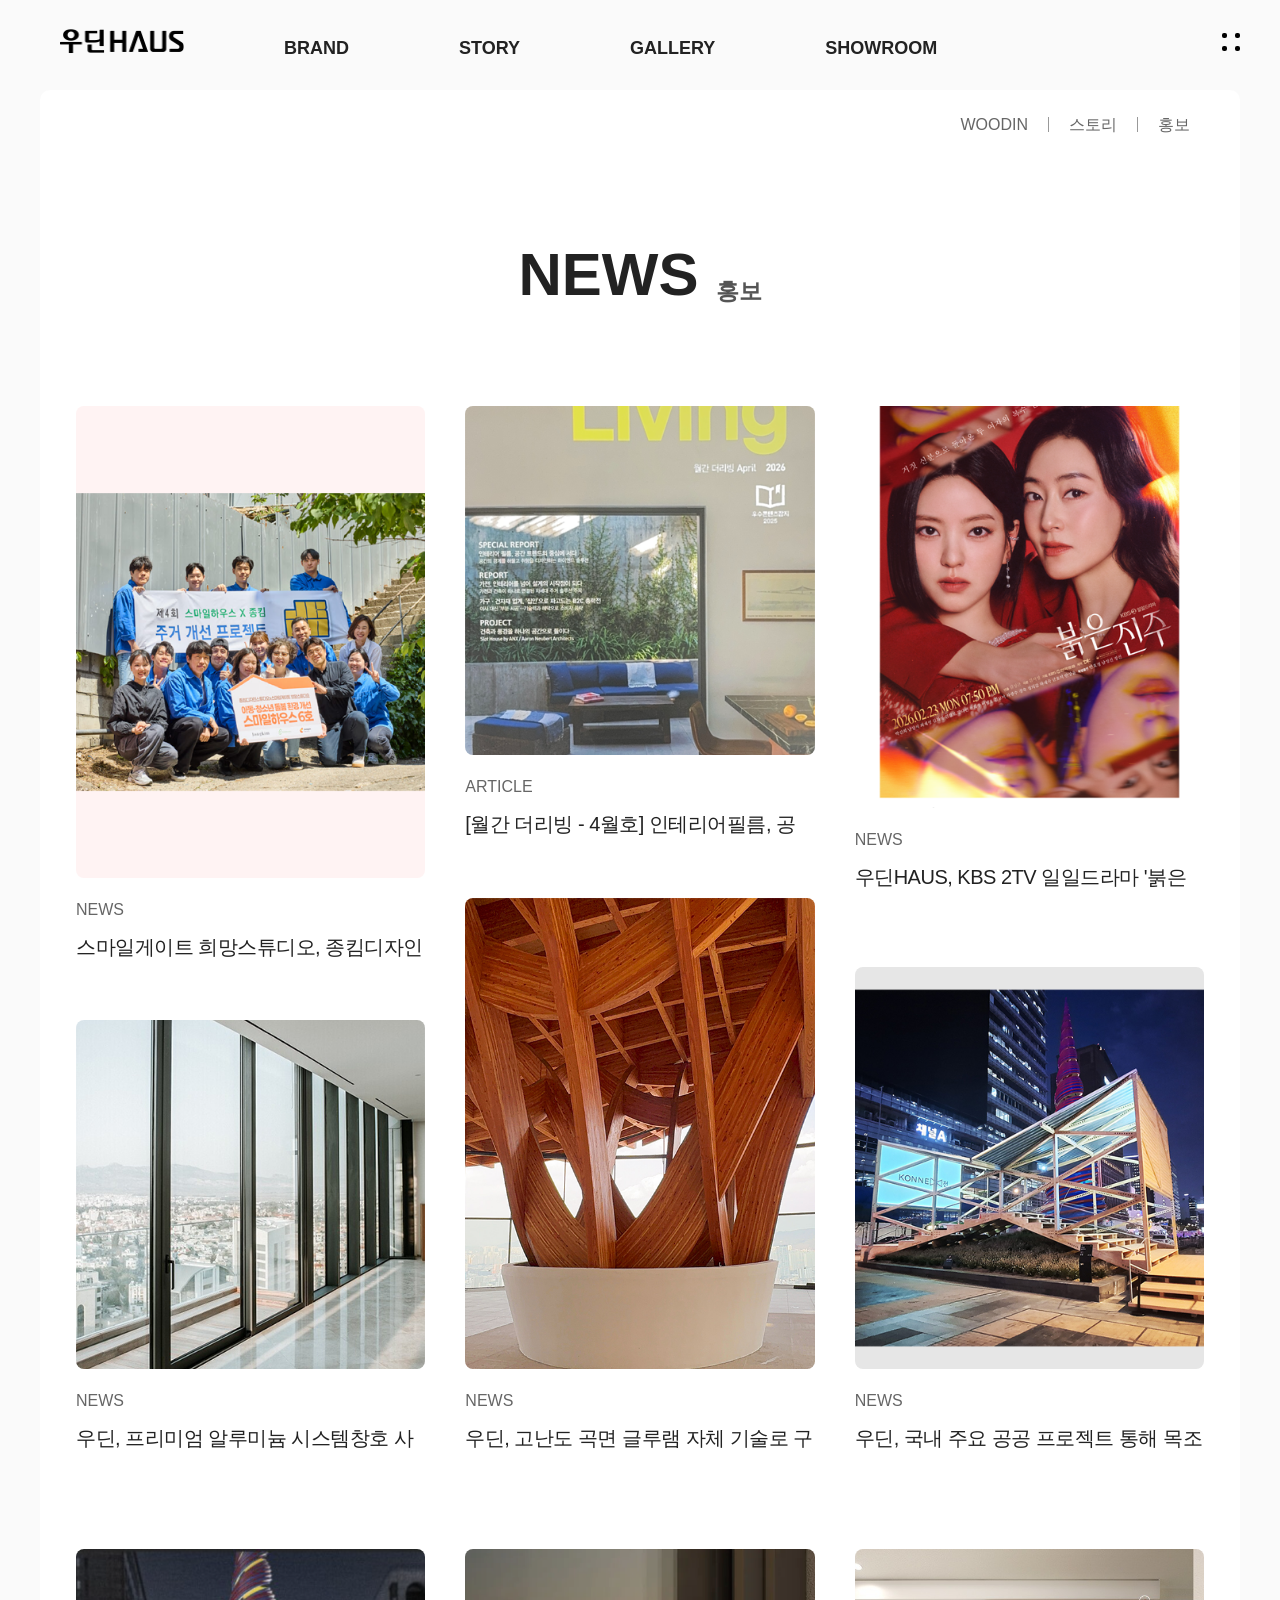
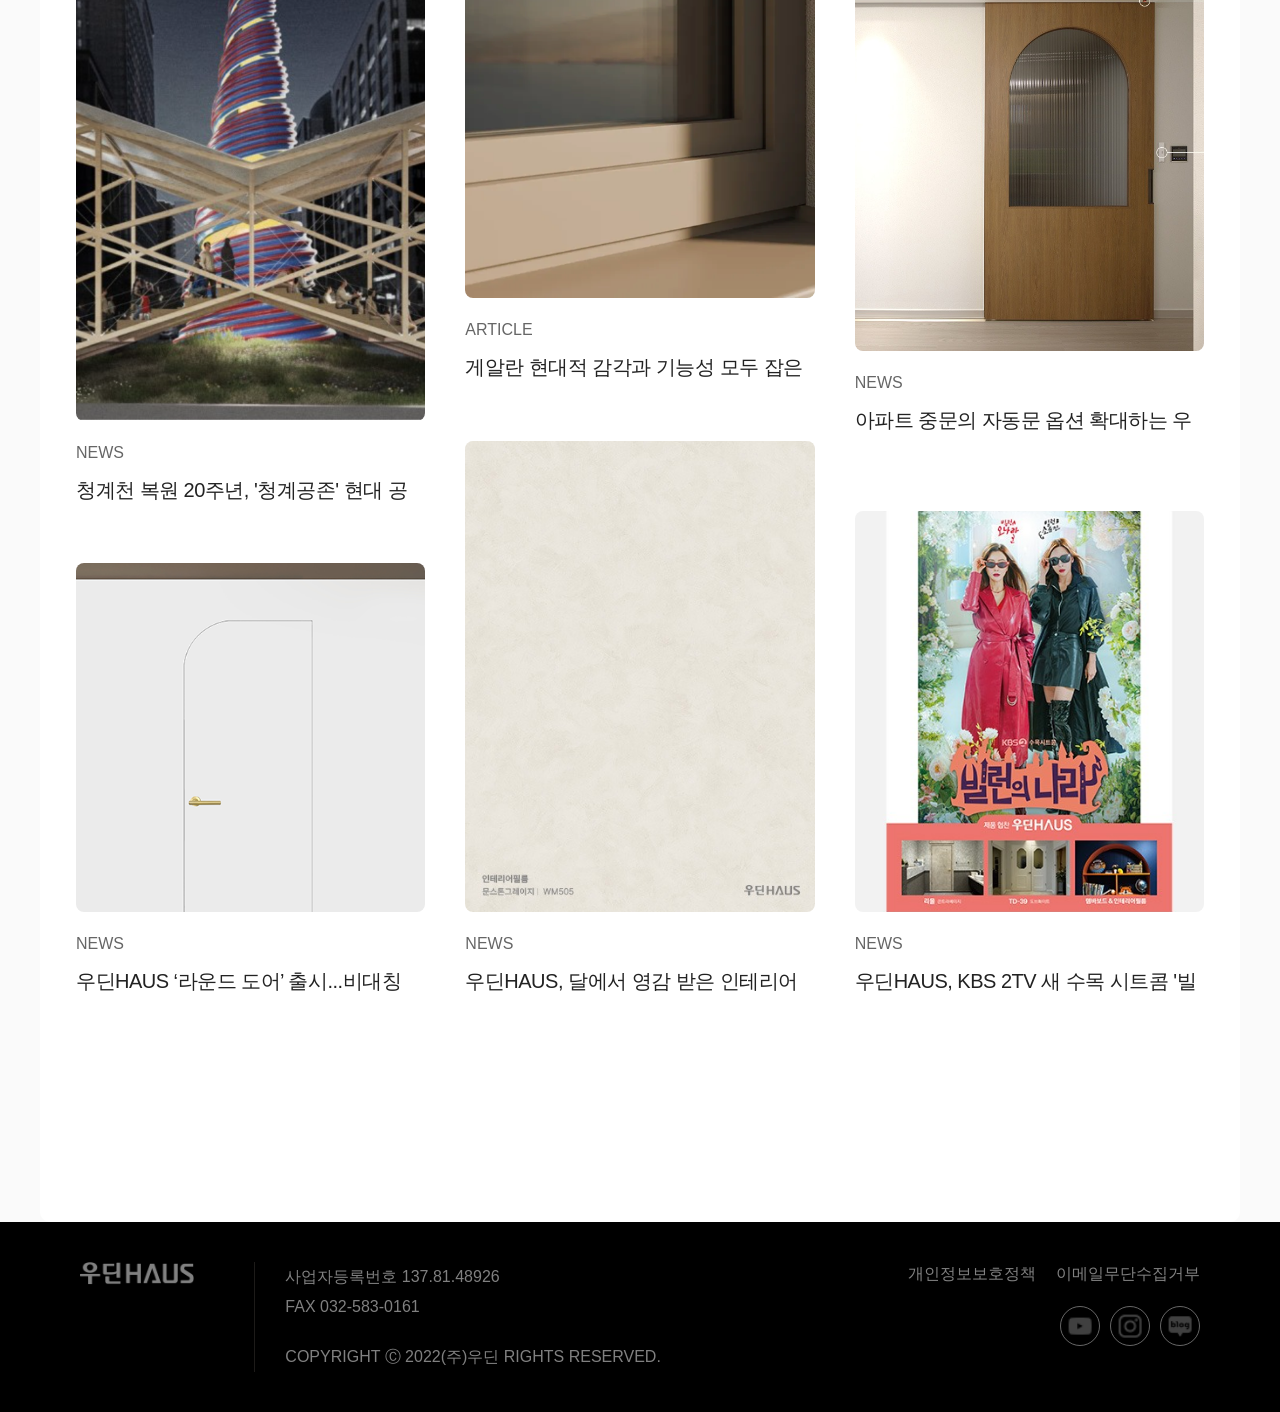
<file: StoryNews.html>
<!DOCTYPE html>
<html lang="en">
<head>
    <meta charset="UTF-8">
    <meta name="viewport" content="width=device-width, initial-scale=1.0">
    <title>스토리_홍보</title>
    <link rel="stylesheet" href="./css/reset.css">
    <link rel="stylesheet" href="./css/style.css">
    <link rel="stylesheet" href="./css/StoryNews.css">
</head>
<body>
    <div class="wrapper">
        <!-- 메인 네비 구현 -->
        <header>
            <nav class="mainMenu">
                <a href="index.html" class="logo"><img src="./image/main/imgi_19_logo.png" alt="로고 이미지"></a>
                <ul class="gnb">
                    <li><a href="brandStory.html">BRAND</a>
                        <ul class="snb">
                            <li><a href="brandStory.html">브랜드 스토리</a></li>
                            <li><a href="brandHistory.html">연혁 및 인증</a></li>
                            <li><a href="brandCI&BI.html">CI&BI</a></li>
                            <li><a href="brandLocation.html">오시는길</a></li>
                        </ul>
                    </li>
                    <li><a href="StoryMedia.html">STORY</a>
                        <ul class="snb">
                            <li><a href="StoryMedia.html">미디어</a></li>
                            <li><a href="StoryNews.html">홍보</a></li>
                            <li><a href="storyPPL.html">협찬</a></li>
                            <li><a href="StoryEvent.html">이벤트</a></li>
                        </ul>
                    </li>
                    <li><a href="GalleryCollection.html">GALLERY</a>
                        <ul class="snb">
                            <li><a href="GalleryCollection.html">컬렉션</a></li>
                            <li><a href="GalleryInterior.html">인테리어</a></li>
                            <li><a href="GalleryExterior.html">익스테리어</a></li>
                        </ul>
                    </li>
                    <li><a href="Showroom.html">SHOWROOM</a>
                        <ul class="snb">
                            <li><a href="Showroom.html">전시장</a></li>
                        </ul>
                    </li>
                </ul>
                <div class="sideMenuBtn">
                <div class="sideMenuBtn-span">
                    <span></span>
                    <span></span>
                </div>
                <div class="sideMenuBtn-span">
                    <span></span>
                    <span></span>
                </div>
                </div>
            </nav>
        </header>

        <!-- 사이드 네비 구현 -->
        <div class="sideMenu">
                <div class="sideMenuCloseBtn">X
                </div>
                <ul class="sideMenuBg">
                    <li class="sideMenuBg-black">
                        <ul class="sideMenuGnb">
                            <li><a href="brandStory.html">BRAND</a>
                                <div class="sideMenuGnb-line  sideMenuGnb-line-black"></div>
                                <ul class="sideMenuSnb  sideMenuSnb-black">
                                    <li><a href="brandStory.html">브랜드 스토리</a></li>
                                    <li><a href="brandHistory.html">연혁 및 인증</a></li>
                                    <li><a href="brandCI&BI.html">CI&BI</a></li>
                                    <li><a href="brandLocation.html">오시는길</a></li>
                                </ul>
                            </li>
                        </ul>
                    </li>
                    <li>
                        <ul class="sideMenuGnb">
                            <li><a href="StoryMedia.html">STORY</a>
                                <div class="sideMenuGnb-line"></div>
                                <ul class="sideMenuSnb">
                                    <li><a href="StoryMedia.html">미디어</a></li>
                                    <li><a href="StoryNews.html">홍보</a></li>
                                    <li><a href="storyPPL.html">협찬</a></li>
                                    <li><a href="StoryEvent.html">이벤트</a></li>
                                </ul>
                            </li>
                        </ul>
                    </li>
                    <li class="sideMenuBg-black">
                        <ul class="sideMenuGnb">
                            <li><a href="GalleryCollection.html">GALLERY</a>
                                <div class="sideMenuGnb-line  sideMenuGnb-line-black"></div>
                                <ul class="sideMenuSnb  sideMenuSnb-black">
                                    <li><a href="GalleryCollection.html">컬렉션</a></li>
                                    <li><a href="GalleryInterior.html">인테리어</a></li>
                                    <li><a href="GalleryExterior.html">익스테리어</a></li>
                                </ul>
                            </li>
                        </ul>
                    </li>
                    <li>
                        <ul class="sideMenuGnb">
                            <li><a href="Showroom.html">SHOWROOM</a>
                                <div class="sideMenuGnb-line"></div>
                                <ul class="sideMenuSnb">
                                    <li><a href="Showroom.html">전시장</a></li>
                                </ul>
                            </li>
                        </ul>
                    </li>
                </ul>
        </div>

    <!-- 탑 버튼 구현 -->
    <div class="top">
    Top
    </div>

        <!-- 컨텐츠 구현 -->
         <div class="contents">
            <div class="container">
                <ul class="pageMenu">
                    <li class="line">WOODIN</li>
                    <li class="line">스토리</li>
                    <li>홍보</li>
                </ul>
                <section>
                    <div class="title">
                        <h2>NEWS</h2>
                        <p>홍보</p>
                    </div>
                    <div class="newsBox">
                        <ul class="newsImg">
                            <li><a href="#">
                                <div class="snsImgText">
                                    <img src="./image/storyNews/imgi_11_file1_1778544300ycouyprbuu.png" alt="뉴스 이미지 01">
                                    <div class="snsTitle">
                                        <p>NEWS</p>
                                        <p>스마일게이트 희망스튜디오, 종킴디자인스튜디오와 아동 보호 공간 리모델링 실시</p>
                                    </div>
                                </div>
                                
                            </a></li>
                            <li><a href="#">
                                <div class="snsImgText short">
                                    <img src="./image/storyNews/imgi_12_file1_1778041685njvfpz1upj.png" alt="뉴스 이미지 02">
                                    <div class="snsTitle">
                                        <p>ARTICLE</p>
                                        <p>[월간 더리빙 - 4월호] 인테리어필름, 공간 트렌드의 중심에 서다</p>
                                    </div>
                                </div>
                            </a></li>
                            <li><a href="#">
                                <div class="snsImgText mid">
                                    <img src="./image/storyNews/imgi_13_file1_17732968522hegv6cxgx.png" alt="뉴스 이미지 03">
                                    <div class="snsTitle">
                                        <p>NEWS</p>
                                        <p>우딘HAUS, KBS 2TV 일일드라마 '붉은 진주'에 도어·중문 등 협찬</p>
                                    </div>
                                </div>
                            </a></li>
                        </ul>
                    </div>
                    <div class="newsBox">
                        <ul class="newsImg2">
                            <li><a href="#">
                                <div class="snsImgText short">
                                    <img src="./image/storyNews/imgi_14_file1_1773201239j2q9lkcczb.png" alt="뉴스 이미지 04">
                                    <div class="snsTitle">
                                        <p>NEWS</p>
                                        <p>우딘, 프리미엄 알루미늄 시스템창호 사업 본격화</p>
                                    </div>
                                </div>
                                
                            </a></li>
                            <li><a href="#">
                                <div class="snsImgText">
                                    <img src="./image/storyNews/imgi_15_file1_1767167598lr37jw91m0.png" alt="뉴스 이미지 05">
                                    <div class="snsTitle">
                                        <p>NEWS</p>
                                        <p>우딘, 고난도 곡면 글루램 자체 기술로 구현… 보문산 전망대 제작 참여</p>
                                    </div>
                                </div>
                            </a></li>
                            <li><a href="#">
                                <div class="snsImgText mid">
                                    <img src="./image/storyNews/imgi_16_file1_1761093409v6dqaw2gmd.png" alt="뉴스 이미지 06">
                                    <div class="snsTitle">
                                        <p>NEWS</p>
                                        <p>우딘, 국내 주요 공공 프로젝트 통해 목조건축 기술력 입증</p>
                                    </div>
                                </div>
                            </a></li>
                        </ul>
                    </div>
                    <div class="newsBox">
                        <ul class="newsImg">
                            <li><a href="#">
                                <div class="snsImgText">
                                    <img src="./image/storyNews/imgi_17_file1_1759279001atpvhnx7wo.png" alt="뉴스 이미지 07">
                                    <div class="snsTitle">
                                        <p>NEWS</p>
                                        <p>청계천 복원 20주년, '청계공존' 현대 공공미술로 새 단장</p>
                                    </div>
                                </div>
                            </a></li>
                            <li><a href="#">
                                <div class="snsImgText short">
                                    <img src="./image/storyNews/imgi_18_file1_1759201833527s8dw1h1.png" alt="뉴스 이미지 08">
                                    <div class="snsTitle">
                                        <p>ARTICLE</p>
                                        <p>게알란 현대적 감각과 기능성 모두 잡은 ‘Gealan-Linear with Acrylcolor’ 출시</p>
                                    </div>
                                </div>
                            </a></li>
                            <li><a href="#">
                                <div class="snsImgText mid">
                                    <img src="./image/storyNews/imgi_19_file1_1757998851eytsbpkm2m.jpg" alt="뉴스 이미지 09">
                                    <div class="snsTitle">
                                        <p>NEWS</p>
                                        <p>아파트 중문의 자동문 옵션 확대하는 우딘HAUS "트렌드 선도할 것"</p>
                                    </div>
                                </div>
                            </a></li>
                        </ul>
                    </div>
                    <div class="newsBox">
                        <ul class="newsImg2">
                            <li><a href="#">
                                <div class="snsImgText short">
                                    <img src="./image/storyNews/imgi_20_file1_17496239489q9gzfdppj.png" alt="뉴스 이미지 10">
                                    <div class="snsTitle">
                                        <p>NEWS</p>
                                        <p>우딘HAUS ‘라운드 도어’ 출시...비대칭 곡선의 절제된 아름다움 조명</p>
                                    </div>
                                </div>
                                
                            </a></li>
                            <li><a href="#">
                                <div class="snsImgText">
                                    <img src="./image/storyNews/imgi_21_file1_1744766135vy5ua3z380.jpg" alt="뉴스 이미지 11">
                                    <div class="snsTitle">
                                        <p>NEWS</p>
                                        <p>우딘HAUS, 달에서 영감 받은 인테리어필름 '문스톤그레이지' 공개</p>
                                    </div>
                                </div>
                            </a></li>
                            <li><a href="#">
                                <div class="snsImgText mid">
                                    <img src="./image/storyNews/imgi_22_file1_17447664418gfz997ndw.jpg" alt="뉴스 이미지 12">
                                    <div class="snsTitle">
                                        <p>NEWS</p>
                                        <p>우딘HAUS, KBS 2TV 새 수목 시트콤 '빌런의 나라'에 인테리어 협찬</p>
                                    </div>
                                </div>
                            </a></li>
                        </ul>
                    </div>
                </section>
            </div>
         </div>
         
         <!-- 푸터 구현 -->
    <footer>
            <div class="footerContainer">
                <div class="footerLogo"><img src="./image/main/imgi_1_logo2.png" alt="푸터 로고"></div>
                <div class="footerInfo">
                    <p>사업자등록번호  137.81.48926</p>
                    <p>FAX  032-583-0161</p>
                    <p>COPYRIGHT Ⓒ 2022(주)우딘 RIGHTS RESERVED.</p>
                </div>
                <div class="footerText">
                    <div class="txt">
                    <P>개인정보보호정책</P>
                    <P>이메일무단수집거부</P>
                    </div>
                    <ul class="snsicon">
                        <li><a href="https://www.youtube.com/c/%EC%9A%B0%EB%94%98HAUS"><img src="./image/main/imgi_90_foot_sns1.png" alt="푸터 sns 로고 01"></a></li>
                        <li><a href="https://www.instagram.com/woodin_official/"><img src="./image/main/imgi_91_foot_sns2.png" alt="푸터 sns 로고 02"></a></li>
                        <li><a href="https://blog.naver.com/woodinhaus"><img src="./image/main/imgi_92_foot_sns3.png" alt="푸터 sns 로고 03"></a></li>
                    </ul>
                </div>
            </div>
    </footer>
    </div>

    <script src="./script.js"></script>
</body>
</html>
</file>
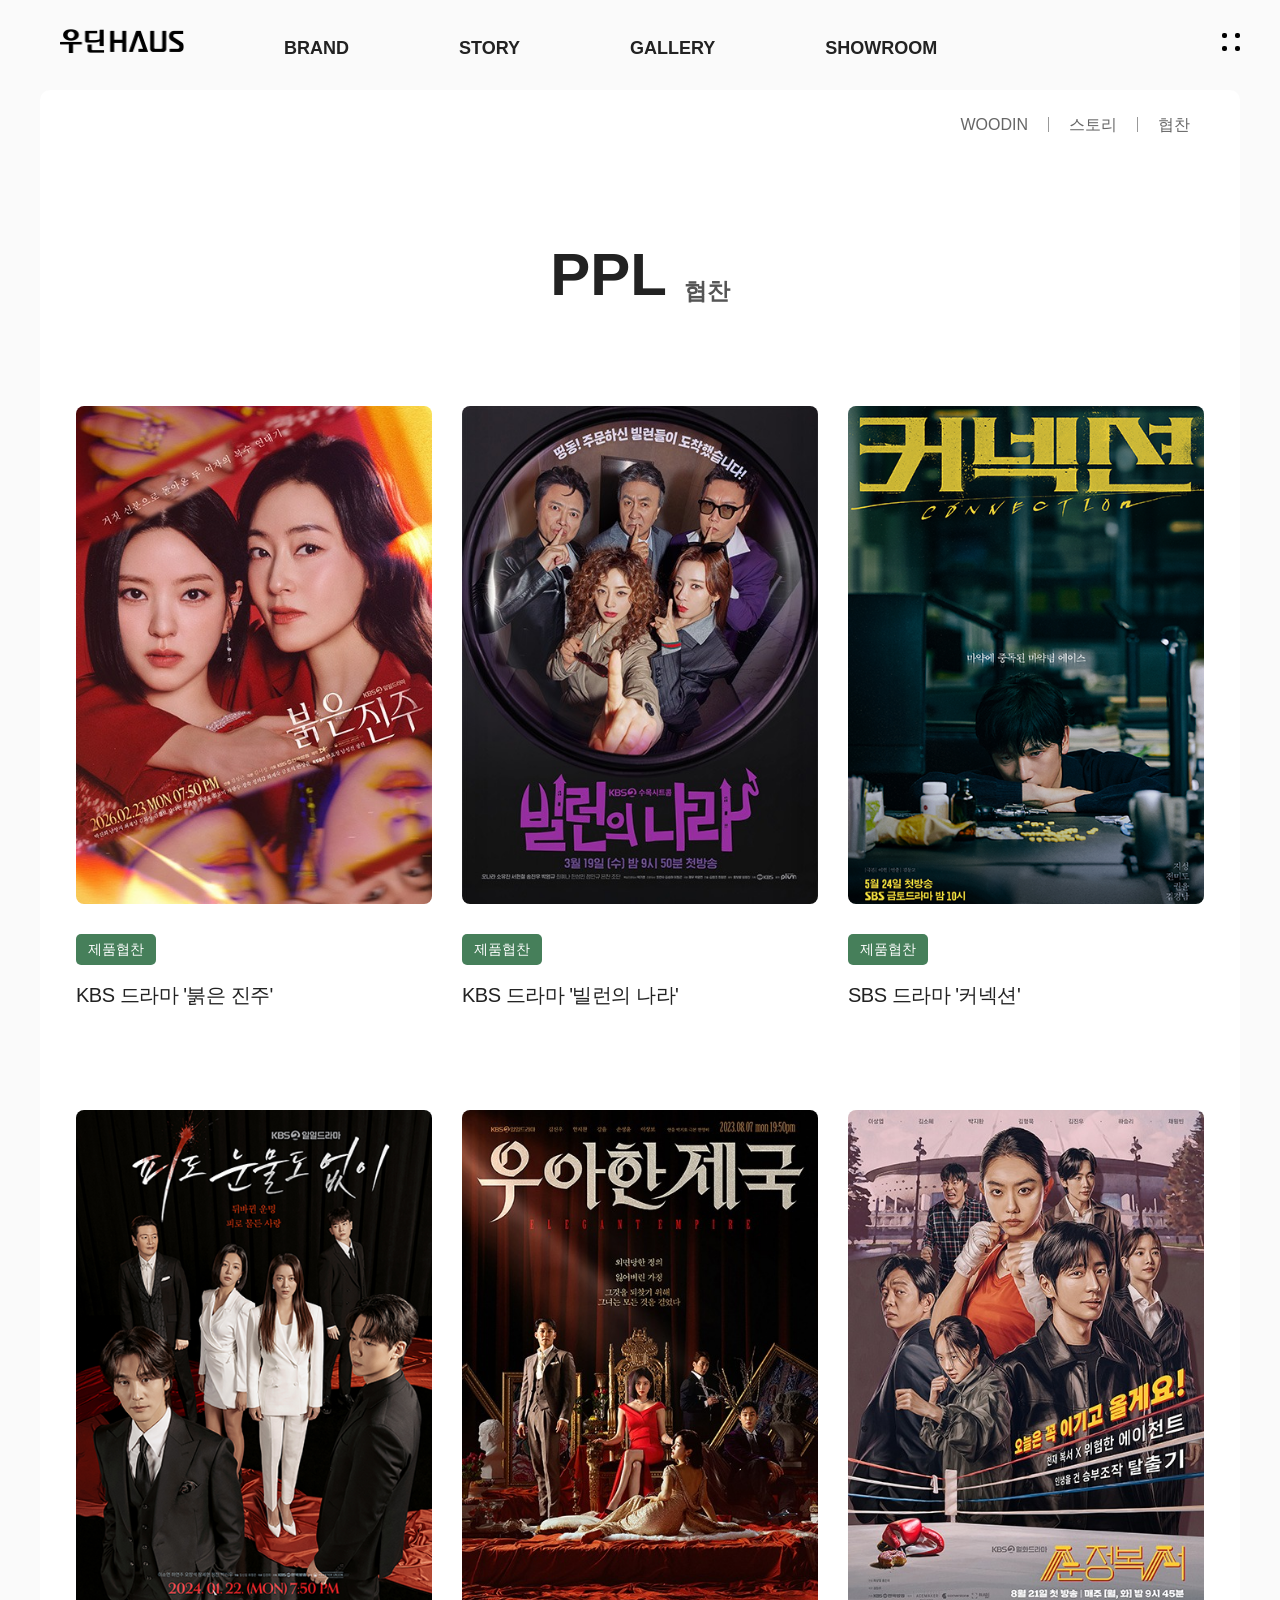
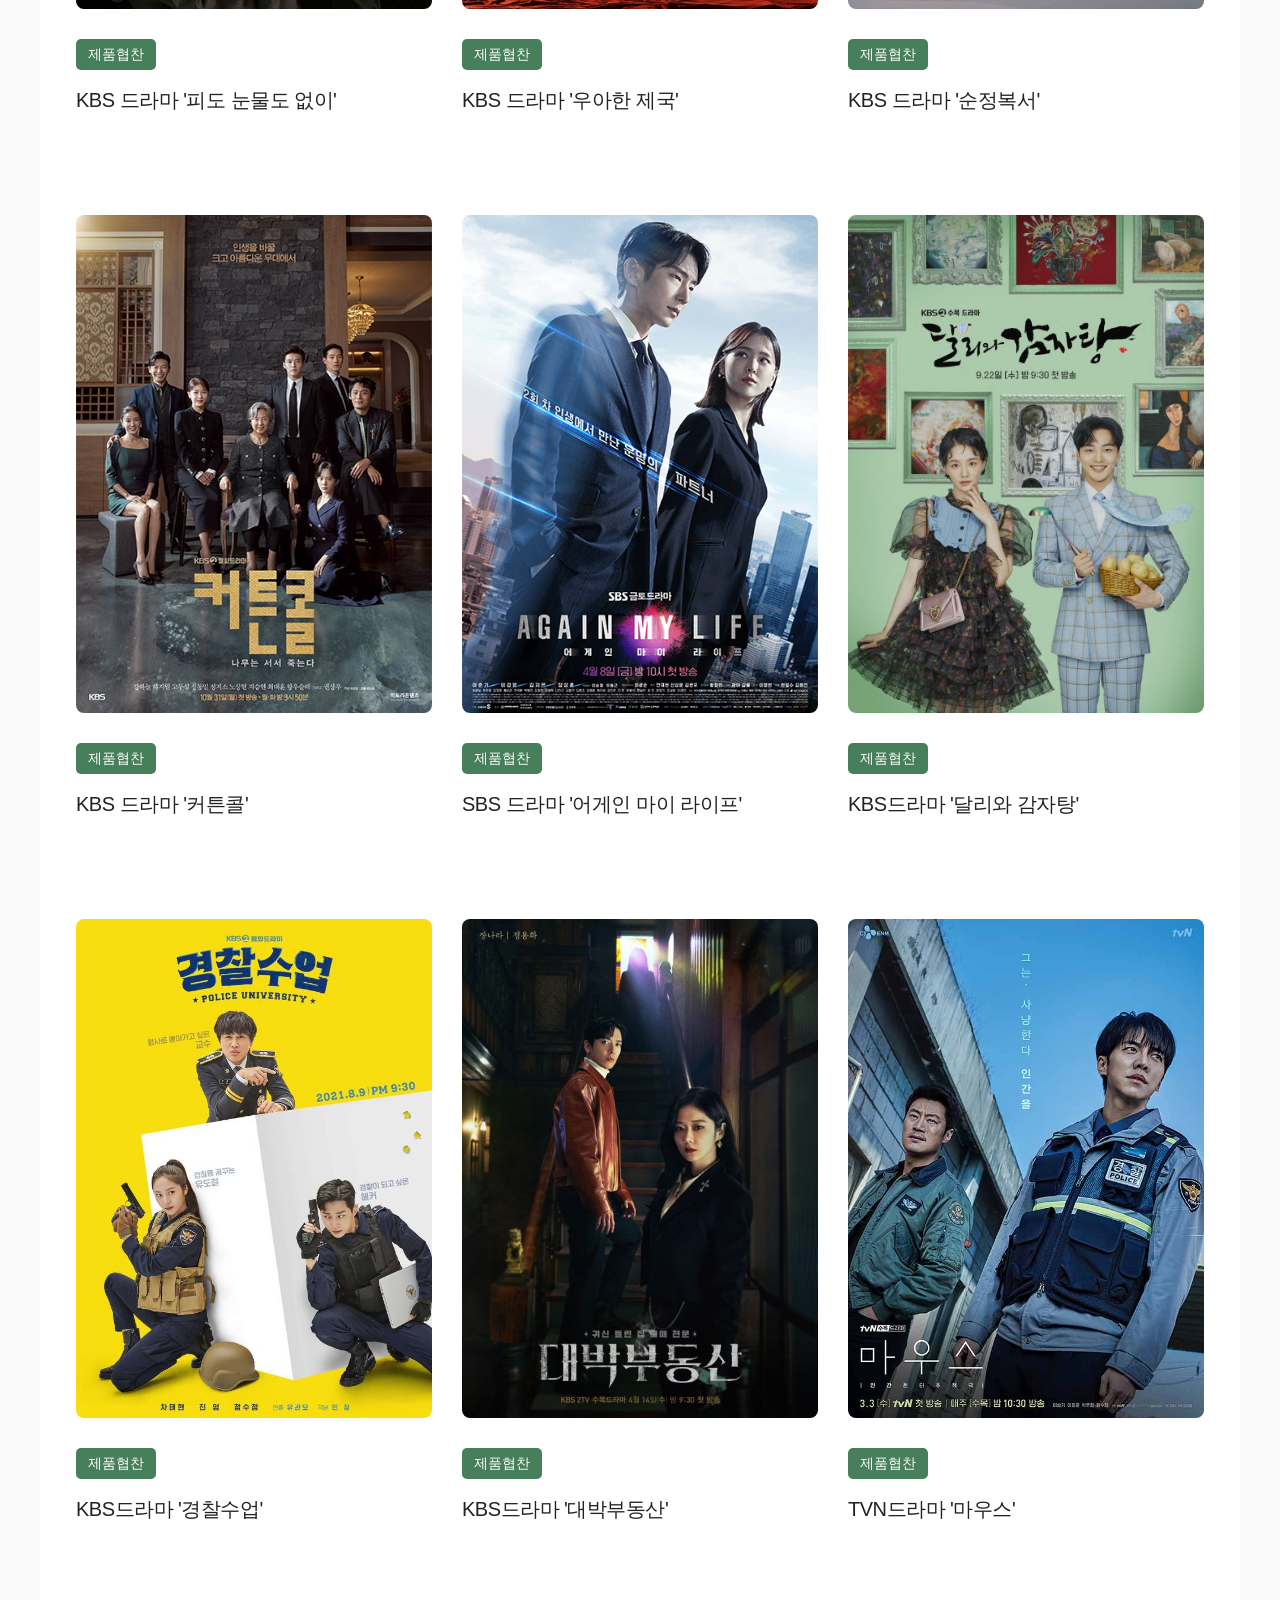
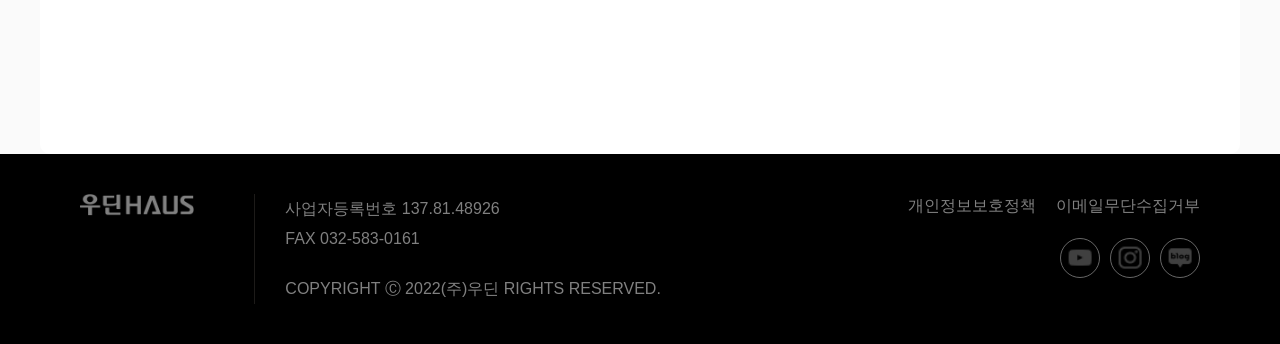
<file: storyPPL.html>
<!DOCTYPE html>
<html lang="en">
<head>
    <meta charset="UTF-8">
    <meta name="viewport" content="width=device-width, initial-scale=1.0">
    <title>스토리_협찬</title>
    <link rel="stylesheet" href="./css/reset.css">
    <link rel="stylesheet" href="./css/style.css">
    <link rel="stylesheet" href="./css/StoryPPL.css">
</head>
<body>
    <div class="wrapper">
        <!-- 메인 네비 구현 -->
        <header>
            <nav class="mainMenu">
                <a href="index.html" class="logo"><img src="./image/main/imgi_19_logo.png" alt="로고 이미지"></a>
                <ul class="gnb">
                    <li><a href="brandStory.html">BRAND</a>
                        <ul class="snb">
                            <li><a href="brandStory.html">브랜드 스토리</a></li>
                            <li><a href="brandHistory.html">연혁 및 인증</a></li>
                            <li><a href="brandCI&BI.html">CI&BI</a></li>
                            <li><a href="brandLocation.html">오시는길</a></li>
                        </ul>
                    </li>
                    <li><a href="StoryMedia.html">STORY</a>
                        <ul class="snb">
                            <li><a href="StoryMedia.html">미디어</a></li>
                            <li><a href="StoryNews.html">홍보</a></li>
                            <li><a href="storyPPL.html">협찬</a></li>
                            <li><a href="StoryEvent.html">이벤트</a></li>
                        </ul>
                    </li>
                    <li><a href="GalleryCollection.html">GALLERY</a>
                        <ul class="snb">
                            <li><a href="GalleryCollection.html">컬렉션</a></li>
                            <li><a href="GalleryInterior.html">인테리어</a></li>
                            <li><a href="GalleryExterior.html">익스테리어</a></li>
                        </ul>
                    </li>
                    <li><a href="Showroom.html">SHOWROOM</a>
                        <ul class="snb">
                            <li><a href="Showroom.html">전시장</a></li>
                        </ul>
                    </li>
                </ul>
                <div class="sideMenuBtn">
                <div class="sideMenuBtn-span">
                    <span></span>
                    <span></span>
                </div>
                <div class="sideMenuBtn-span">
                    <span></span>
                    <span></span>
                </div>
                </div>
            </nav>
        </header>

        <!-- 사이드 네비 구현 -->
        <div class="sideMenu">
                <div class="sideMenuCloseBtn">X
                </div>
                <ul class="sideMenuBg">
                    <li class="sideMenuBg-black">
                        <ul class="sideMenuGnb">
                            <li><a href="brandStory.html">BRAND</a>
                                <div class="sideMenuGnb-line  sideMenuGnb-line-black"></div>
                                <ul class="sideMenuSnb  sideMenuSnb-black">
                                    <li><a href="brandStory.html">브랜드 스토리</a></li>
                                    <li><a href="brandHistory.html">연혁 및 인증</a></li>
                                    <li><a href="brandCI&BI.html">CI&BI</a></li>
                                    <li><a href="brandLocation.html">오시는길</a></li>
                                </ul>
                            </li>
                        </ul>
                    </li>
                    <li>
                        <ul class="sideMenuGnb">
                            <li><a href="StoryMedia.html">STORY</a>
                                <div class="sideMenuGnb-line"></div>
                                <ul class="sideMenuSnb">
                                    <li><a href="StoryMedia.html">미디어</a></li>
                                    <li><a href="StoryNews.html">홍보</a></li>
                                    <li><a href="storyPPL.html">협찬</a></li>
                                    <li><a href="StoryEvent.html">이벤트</a></li>
                                </ul>
                            </li>
                        </ul>
                    </li>
                    <li class="sideMenuBg-black">
                        <ul class="sideMenuGnb">
                            <li><a href="GalleryCollection.html">GALLERY</a>
                                <div class="sideMenuGnb-line  sideMenuGnb-line-black"></div>
                                <ul class="sideMenuSnb  sideMenuSnb-black">
                                    <li><a href="GalleryCollection.html">컬렉션</a></li>
                                    <li><a href="GalleryInterior.html">인테리어</a></li>
                                    <li><a href="GalleryExterior.html">익스테리어</a></li>
                                </ul>
                            </li>
                        </ul>
                    </li>
                    <li>
                        <ul class="sideMenuGnb">
                            <li><a href="Showroom.html">SHOWROOM</a>
                                <div class="sideMenuGnb-line"></div>
                                <ul class="sideMenuSnb">
                                    <li><a href="Showroom.html">전시장</a></li>
                                </ul>
                            </li>
                        </ul>
                    </li>
                </ul>
        </div>

    <!-- 탑 버튼 구현 -->
    <div class="top">
    Top
    </div>

        <!-- 컨텐츠 구현 -->
         <div class="contents">
            <div class="container">
                <ul class="pageMenu">
                    <li class="line">WOODIN</li>
                    <li class="line">스토리</li>
                    <li>협찬</li>
                </ul>
                <section>
                    <div class="title">
                        <h2>PPL</h2>
                        <p>협찬</p>
                    </div>
                    <div class="pplBox">
                        <ul class="pplImg">
                            <li><div class="imgBox">
                                <a href="#"><img src="./image/storyPPL/imgi_11_file1_1772601457z6u1iwv0xt.jpg" alt="협찬 이미지 01"></a>
                                <div class="hoverText">
                                    <p>#연반달템바보드 &nbsp;&nbsp; #레그라템바보드</p>
                                    <p>#몰딩  &nbsp;&nbsp; #도스사각포인트  &nbsp;&nbsp; #TD-43양개</p>
                                    <p>#목문틀3연동  &nbsp;&nbsp; #포리버  &nbsp; # 마루</p>
                                    <p>#TD-20쪽양개  &nbsp;&nbsp; #TD-02</p>
                                    <span>VIEW MORE+</span>
                                </div>
                            </div>
                            <div class="textBox">
                                <div class="greenBox">제품협찬</div>
                                <p>KBS 드라마 '붉은 진주'</p>
                            </div>
                        </li>
                            <li><div class="imgBox">
                                <a href="#"><img src="./image/storyPPL/imgi_13_file1_1742198825q0c61w10xg.jpg" alt="협찬 이미지 02"></a>
                                <div class="hoverText">
                                    <p>#리프인테리어필름 &nbsp;&nbsp; #TD-04 &nbsp;&nbsp; #TD-39</p>
                                    <p>#ABS도어  &nbsp;&nbsp; #모두스  &nbsp;&nbsp; #리을</p>
                                    <p>#목문틀 3연동  &nbsp;&nbsp; #포리버  &nbsp; # 마루</p>
                                    <p>#사각템바보드  &nbsp;&nbsp; #몰딩</p>
                                    <span>VIEW MORE+</span>
                                </div>
                            </div>
                            <div class="textBox">
                                <div class="greenBox">제품협찬</div>
                                <p>KBS 드라마 '빌런의 나라'</p>
                            </div>
                        </li>
                            <li><div class="imgBox">
                                <a href="#"><img src="./image/storyPPL/imgi_14_file1_1717747213m25d1fcvqu.png" alt="협찬 이미지 03"></a>
                                <div class="hoverText">
                                    <p>#히든 도어 &nbsp;&nbsp; #중문 &nbsp;&nbsp; #ABS도어</p>
                                    <p>#갤러리도어  &nbsp;&nbsp;</p>
                                    <span>VIEW MORE+</span>
                                </div>
                            </div>
                            <div class="textBox">
                                <div class="greenBox">제품협찬</div>
                                <p>SBS 드라마 '커넥션'</p>
                            </div>
                        </li>
                        </ul>
                    </div>
                    <div class="pplBox">
                        <ul class="pplImg">
                            <li><div class="imgBox">
                                <a href="#"><img src="./image/storyPPL/imgi_15_file1_1707206698j2m2t6ylr4.png" alt="협찬 이미지 04"></a>
                                <div class="hoverText">
                                    <p>#ABS도어 &nbsp;&nbsp; #타공도어 &nbsp;&nbsp; #도스사각포인트</p>
                                    <p>#디아스  &nbsp;&nbsp; #TD-40</p>
                                    <span>VIEW MORE+</span>
                                </div>
                            </div>
                            <div class="textBox">
                                <div class="greenBox">제품협찬</div>
                                <p>KBS 드라마 '피도 눈물도 없이'</p>
                            </div>
                        </li>
                            <li><div class="imgBox">
                                <a href="#"><img src="./image/storyPPL/imgi_16_file1_169466842988toyvpqgj.jpg" alt="협찬 이미지 05"></a>
                                <div class="hoverText">
                                    <p>#도어 &nbsp;&nbsp; #타공도어 &nbsp;&nbsp; #중문 &nbsp;&nbsp; #양개도어</p>
                                    <span>VIEW MORE+</span>
                                </div>
                            </div>
                            <div class="textBox">
                                <div class="greenBox">제품협찬</div>
                                <p>KBS 드라마 '우아한 제국'</p>
                            </div>
                        </li>
                            <li><div class="imgBox">
                                <a href="#"><img src="./image/storyPPL/imgi_17_file1_1694130539z1krzlacn0.jpg" alt="협찬 이미지 06"></a>
                                <div class="hoverText">
                                    <p>#투톤직각템바 &nbsp;&nbsp; #스탠다드3연동 &nbsp;&nbsp; #TD-20</p>
                                    <p>#중문 &nbsp;&nbsp; #양개도어 &nbsp;&nbsp; #피노도어</p>
                                    <p>#템바보드  &nbsp;&nbsp;</p>
                                    <span>VIEW MORE+</span>
                                </div>
                            </div>
                            <div class="textBox">
                                <div class="greenBox">제품협찬</div>
                                <p>KBS 드라마 '순정복서'</p>
                            </div>
                        </li>
                        </ul>
                    </div>
                    <div class="pplBox">
                        <ul class="pplImg">
                            <li><div class="imgBox">
                                <a href="#"><img src="./image/storyPPL/imgi_18_file1_1667275883jxjjrnxcbk.jpg" alt="협찬 이미지 07"></a>
                                <div class="hoverText">
                                    <p>#양개도어 &nbsp;&nbsp; #ABS도어 &nbsp;&nbsp; #피노도어</p>
                                    <p>#힐링월보드  &nbsp;&nbsp; #몰딩</p>
                                    <span>VIEW MORE+</span>
                                </div>
                            </div>
                            <div class="textBox">
                                <div class="greenBox">제품협찬</div>
                                <p>KBS 드라마 '커튼콜'</p>
                            </div>
                        </li>
                            <li><div class="imgBox">
                                <a href="#"><img src="./image/storyPPL/imgi_19_file1_1649659218j0i4qrod7y.png" alt="협찬 이미지 08"></a>
                                <div class="hoverText">
                                    <p>#SPC보드 &nbsp;&nbsp; #ABS도어</p>
                                    <p>#PS사각포인트몰딩  &nbsp;&nbsp; #비지오그란데</p>
                                    <span>VIEW MORE+</span>
                                </div>
                            </div>
                            <div class="textBox">
                                <div class="greenBox">제품협찬</div>
                                <p>SBS 드라마 '어게인 마이 라이프'</p>
                            </div>
                        </li>
                            <li><div class="imgBox">
                                <a href="#"><img src="./image/storyPPL/imgi_20_file1_1643888854uxergt3qgt.jpg" alt="협찬 이미지 09"></a>
                                <div class="hoverText">
                                    <p>#페어블라인드A &nbsp;&nbsp; #타공도어</p>
                                    <p>#비지오그란데 &nbsp;&nbsp; #템바보드</p>
                                    <p>#시그니처도어</p>
                                    <span>VIEW MORE+</span>
                                </div>
                            </div>
                            <div class="textBox">
                                <div class="greenBox">제품협찬</div>
                                <p>KBS드라마 '달리와 감자탕'</p>
                            </div>
                        </li>
                        </ul>
                    </div>
                    <div class="pplBox">
                        <ul class="pplImg">
                            <li><div class="imgBox">
                                <a href="#"><img src="./image/storyPPL/imgi_21_file1_16438888335gctkzonk3.jpg" alt="협찬 이미지 10"></a>
                                <div class="hoverText">
                                    <p>#디귿 &nbsp;&nbsp; ##TD-01 &nbsp;&nbsp; ##TD-02</p>
                                    <p>#철망입양개도어  &nbsp;&nbsp; #파티션  &nbsp;&nbsp; #ABS도어</p>
                                    <p>#타공도어  &nbsp;&nbsp; #보드</p>
                                    <span>VIEW MORE+</span>
                                </div>
                            </div>
                            <div class="textBox">
                                <div class="greenBox">제품협찬</div>
                                <p>KBS드라마 '경찰수업'</p>
                            </div>
                        </li>
                            <li><div class="imgBox">
                                <a href="#"><img src="./image/storyPPL/imgi_22_file1_164388880160ad21l2me.jpg" alt="협찬 이미지 11"></a>
                                <div class="hoverText">
                                    <p>#녹턴 &nbsp;&nbsp; #시그니처 &nbsp;&nbsp; #일반갤러리</p>
                                    <p>#ABS도어  &nbsp;&nbsp; #중문  &nbsp;&nbsp; #글라이스도어</p>
                                    <span>VIEW MORE+</span>
                                </div>
                            </div>
                            <div class="textBox">
                                <div class="greenBox">제품협찬</div>
                                <p>KBS드라마 '대박부동산'</p>
                            </div>
                        </li>
                            <li><div class="imgBox">
                                <a href="#"><img src="./image/storyPPL/imgi_23_file1_16438887731k4lpjjsfl.jpg" alt="협찬 이미지 12"></a>
                                <div class="hoverText">
                                    <p>#TD-25 &nbsp;&nbsp; #철망입양개도어 &nbsp;&nbsp; #격자15구</p>
                                    <p>#중바갤러리 &nbsp;&nbsp; #힐링월보드 &nbsp;&nbsp; #ABS도어</p>
                                    <p>#양개도어 &nbsp;&nbsp; #갤러리도어 &nbsp;&nbsp; #보드</p>
                                    <p>#비지오그란데</p>
                                    <span>VIEW MORE+</span>
                                </div>
                            </div>
                            <div class="textBox">
                                <div class="greenBox">제품협찬</div>
                                <p>TVN드라마 '마우스'</p>
                            </div>
                        </li>
                        </ul>
                    </div>
                </section>
            </div>
         </div>
         
         <!-- 푸터 구현 -->
    <footer>
            <div class="footerContainer">
                <div class="footerLogo"><img src="./image/main/imgi_1_logo2.png" alt="푸터 로고"></div>
                <div class="footerInfo">
                    <p>사업자등록번호  137.81.48926</p>
                    <p>FAX  032-583-0161</p>
                    <p>COPYRIGHT Ⓒ 2022(주)우딘 RIGHTS RESERVED.</p>
                </div>
                <div class="footerText">
                    <div class="txt">
                    <P>개인정보보호정책</P>
                    <P>이메일무단수집거부</P>
                    </div>
                    <ul class="snsicon">
                        <li><a href="https://www.youtube.com/c/%EC%9A%B0%EB%94%98HAUS"><img src="./image/main/imgi_90_foot_sns1.png" alt="푸터 sns 로고 01"></a></li>
                        <li><a href="https://www.instagram.com/woodin_official/"><img src="./image/main/imgi_91_foot_sns2.png" alt="푸터 sns 로고 02"></a></li>
                        <li><a href="https://blog.naver.com/woodinhaus"><img src="./image/main/imgi_92_foot_sns3.png" alt="푸터 sns 로고 03"></a></li>
                    </ul>
                </div>
            </div>
    </footer>
    </div>

    <script src="./script.js"></script>
</body>
</html>
</file>
<file: css/style.css>
body {
    font-family: "Montserrat", sans-serif;
    font-optical-sizing: auto;
    font-weight: normal;
    font-style: normal;
    background-color: #fafafa;
    overflow-x: hidden ;
}

.top {
    width: 70px;
    height: 70px;
    background-color: rgba(255, 255, 255, .5);
    border-radius: 50%;
    text-align: center;
    line-height: 70px;
    position: fixed;
    bottom: 40px;
    right: 40px;
    z-index: 100;
    cursor: pointer;
    box-shadow: 0 0 5px rgba(0, 0, 0, .3);
}

.top:hover{
    background-color: rgba(0, 0, 0, .5);
    color: #fff;
}

/* --------네비 구현-------- */

header {
    width: 100%;
    height: 83px;
    position: fixed;
    z-index: 10;
}

header::after {
    content: '';
    width: 97%;
    height: 0;
    position: absolute;
    top: 90px;
    left: 50%;
    transform: translateX(-50%);
    background-color: #f3f3f3;
    border-radius: 10px;
    box-shadow: 1px 1px 6px rgba(0, 0, 0, .3);
    transition: all .3s;
}

header.on::after {
    height: 433px;
}


.mainMenu{
    width: 100%;
    height: 100%;
    display: flex;
    justify-content: space-between;
    align-items: center;
    padding: 0 40px;
    margin: 0 auto;
}

.logo{
    width: 160px;
    height: 33px;
    margin: 0 100px 0 20px;
}

.logo img{
    width: 100%;
    height: 100%;
    object-fit: contain;
}

.gnb{
    width: 100%;
    display: flex;
    font-size: 18px;
    gap: 10px;
}

.gnb > li {
    position: relative;
}

.gnb > li > a {
    display: block;
    text-align: center;
    font-weight: 650;
    padding: 45px 100px 32px 0;
    position: relative;
}

.gnb > li > a:hover {
    color: green
}

.snb{
    width: 100%;
    height: 433px;
    position: absolute;
    top: 100%;
    z-index: 3;
    opacity: 0;
    visibility: hidden;
    transition: all .3s;
}

.snb.on{
   visibility: visible;
   opacity: 1;
}

.snb > li > a {
    display: block;
    color: #555;
    padding: 10px 0;
}

.snb > li > a:hover {
    text-decoration: underline;
    text-underline-offset: 6px;
}

.sideMenuBtn{
    display: flex;
    justify-content: center;
    flex-direction: column;
    gap: 8px;
    cursor: pointer;
}

.sideMenuBtn:hover{
    opacity: .5;
}

.sideMenuBtn-span{
    display: flex;
}

.sideMenuBtn span{
    display: block;
    width: 5px;
    height: 5px;
    border-radius: 2px;
    background-color: #000;
    margin-left: 8px;
}

/* --------사이드 네비 구현-------- */
.sideMenu{
    width: 100%;
    height: 100vh;
    background-color: rgba(0, 0, 0, .4);
    position: fixed;
    z-index: 100;
    opacity: 0;
    visibility: hidden;
    transition: all .3s;
}

.sideMenu.on{
    visibility: visible;
    opacity: 1;
}

.sideMenuCloseBtn{
    width: 90px;
    height: 90px;
    background-color: #000;
    position: absolute;
    top: 0;
    right: 0;
    z-index: 100;
    color: #fff;
    font-size: 35px;
    text-align: center;
    line-height: 90px;
    cursor: pointer;
    transition: all .3s;
}

.sideMenuCloseBtn:hover{
    transform: rotate(180);
}

.sideMenuBg {
    width: 100%;
    height: 100%;
    display: flex;
    justify-content: center;
    align-items: center;
}

.sideMenuBg > li {
    width: calc(100%/4);
    height: 100%;
    background-color: #f3f3f3;
    position: relative;
}

.sideMenuBg > .sideMenuBg-black {
    color: #fff;
    background-color: #000;
}

.sideMenuGnb {
    position: absolute;
    top: 50%;
    left: 50%;
    transform: translate(-50%,-50%);
}

.sideMenuGnb > li > a {
    font-size: 45px;
    font-weight: 200;
    margin-bottom: 35px;
}

.sideMenuGnb-line {
    width: 50px;
    height: 1px;
    margin: 29px 0 0 5px;
    background-color: #555;
}

.sideMenuSnb {
    color: #444;
    font-size: 17px;
    margin-top: 35px;
}

.sideMenuSnb-black {
    color: #a3a3a3;
}

.sideMenuGnb-line-black{
    background-color: #acacac;
}

.sideMenuSnb  a {
    display: block;
    padding: 10px 0;
}

/* --------옵저버 설정 시작-------- */
.up,
.down,
.left,
.right{
    opacity: 0;
    transition: all .5s;
}

.scale{
    transform: scale(1);
    transition: all .5s;
}

.scale.on{
    transform: scale(1.1);
}

/* 위로 올라오기 */
.up{
    transform: translateY(50px);
}

.up.on{
    opacity: 1;
    transform: translateY(0);
}

/* 아래서 내려오기 */
.down{
    transform: translateY(-50px);
}

.down.on{
    opacity: 1;
    transform: translateY(0);
}

/* 왼쪽에서 */
.left{
    transform: translateX(-50px);
}

.left.on{
    opacity: 1;
    transform: translateX(0);
}

/* 오른쪽에서 */
.right{
    transform: translateX(50px);
}

.right.on{
    opacity: 1;
    transform: translateX(0);
}

/* --------옵저버 설정 끝-------- */

/* --------푸터 구현-------- */

footer{
    width: 100%;
    height: 190px;
    background-color: #000;
    position: relative;
} 

.footerContainer{
    padding: 40px;
    width: calc(100% - 80px);
    height:100%;
    margin: 0 auto;
    color: #fff;
    opacity: .5;
    display: flex;
    justify-content: space-between;
    text-wrap: nowrap;
}

.footerLogo{
    width: 200px;
    margin: 0 60px 15px 0;
}

.footerInfo{
    width: 100%;
    height: 100%;
    padding-left: 30px;
    border-left: 1px solid #3a3732;
    display: flex;
    flex-direction: column;
    justify-content: center;
}

.footerInfo > p{
    font-size: 16px;
    font-weight: 300;
    padding: 3px 18px 3px 0;
}

.footerInfo > p:nth-child(3){
    margin-top: 20px;
}

.footerText .txt{
    display: flex;
    gap: 20px;
}

.footerText .snsicon{
    display: flex;
    justify-content: flex-end;
    align-items: center;
    gap: 10px;
    margin-top: 20px;
}

.footerText .snsicon li{
    width: 40px;
    height: 40px;
    border: 1px solid rgba(255, 255, 255, .8);
    border-radius: 50%;
    position: relative;
}

.footerText .snsicon img{
    width: 60%;
    position: absolute;
    top: 50%;
    left: 50%;
    transform: translate(-50%,-50%);
}
</file>
<file: css/index.css>
/* --------메인 섹션구현-------- */
.centents{
    display: block;
    width: 100%;
}

.container{
    width: 100%;
    margin: 0 auto;
}

/* --------섹션-01 구현-------- */

.centent-01  {
    width: 100%;
    height: 100vh;
    position: relative;
    padding-top: 90px;
}

.centent-01-cotainer{
    width: calc(100% - 80px);
    height: calc(91.5% - 40px);
    margin: 0 auto;
}

.centent-01-cotainer .imgBox{
    width: 100%;
    height: 100%;
    border-radius: 10px;
    background-image: url(../image/main/imgi_25_file1_16450763511qly671qvc.jpg);
    background-position: center;
    transition: all .3s;
}

.imgTitle{
    font-size: 60px;
    font-weight: lighter;
    color:white;
    text-align: center;
    position: absolute;
    top: 50%;
    left: 50%;
    transform: translate(-50%,-50%);
    text-wrap: nowrap;
    
}

.imgTitle span{
    letter-spacing: 3px;
    transition-delay:.3s
}

.swiper-bar{
    width: 60px;
    position: absolute;
    top: 50%;
    right: 60px;
    transform: translateY(-50%);
    z-index: 10;
}

.swiper-bar span{
    display: block;
    width: 20px;
    height: 1px;
    background-color: #fff;
    margin: 40px auto;
}

/* --------섹션-02 구현-------- */

.centent-02{
    width: 100%;
    height: 100vh;
    margin: 0 auto;
    position: relative;
}

.centent-02-container{
    width: calc(100% - 80px);
    height: calc(91.5% - 40px);
    display: flex;
    justify-content: space-between;
    align-items: center;
    position: relative;
}

.textBox{
    text-align: center;
    width: calc(100%/2);
    height: 100%;
    display: flex;
    flex-direction: column;
    justify-content: center;
    align-items: center;
    text-wrap: nowrap;
}

.textBox .subTitle{
    font-size: 18px;
    font-weight: 500;
}

.textBox .title{
    font-size: 56px;
    font-weight: 200;
    margin: 45px 0 25px;

}

.textBox .line {
    width: 50px;
    height: 1px;
    margin-bottom: 45px;
    background-color: #555;
    margin: 0 auto;
    
}

.textBox .titleText{
    font-size: 17px;
    color: #555;
    margin-top: 30px;
    transform: translateY(0);/* 옵저버 up 설정 */
}

.centent-02 .imgBox{
    width: calc(100%/2);
    height: 100%;
    overflow: hidden;
    border-radius: 10px;
    position: relative;
    img{
        transition-delay: .5s;
    }
}

.centent-02 .imgBoxBG{
    width: 100%;
    height: 110px;
    background-color: rgba(0, 0, 0, .5);
    position: absolute;
    bottom: 0;
    border-radius: 0 0 10px 10px;
    display: flex;
    padding: 0 40px;
    line-height: 110px;

    p{
        font-size: 24px;
        font-weight: 300;
        color: #fff;
    }

    p:nth-child(1){
        padding: 0 27px 0 0;
    }
}

/* --------섹션-03 구현-------- */

.centent-03{
    width: 100%;
    height: 100vh;
    margin: 0 auto;
    position: relative;
    overflow: hidden;
}

.centent-03-Bg{
    width: 80%;
    aspect-ratio: 1 / 1;
    position: absolute;
    border-radius: 50%;
    top: 50%;
    left: 50%;
    transform: translate(-50%,-50%);
    background-color: #fff;
} 

.centent-03-container {
    width: calc(100% - 80px);
    height: calc(81.5% - 50px);
    position: absolute;
    top: 18.5%;
    left: 50%;
    transform: translateX(-50%);
}

.centent-03 .imgBox {
    display: flex;
    justify-content: space-between;
    align-items: center;

    .textBox{
        width: calc(100%/2);
        height: calc(50% - 40px);
        margin: 20px;
    }

    li{
        width: calc((100% - 60px) / 4);
        height: 300px;
        border-radius: 10px;
        overflow: hidden;
        position: relative;
        margin: 20px;

            a{
                width: 100%;
                height: 100%;
                display: block;

                img{
                width: 100%;
                height: 100%;
                object-fit: cover;
                transition: all .5s;
            }
        }
            a:hover>img{
                transform: scale(1.1);
                background-color: rgba(0, 0, 0, .5);
            }
    }
}

.imgIcon{
    position: absolute;
    top: 50%;
    left: 50%;
    transform: translate(-50%,-50%);
    color: #fff;

    img{
        width: 27px;
        height: 45px;
    }

    p{
        margin: 15px 0 0;
    }
}

/* --------섹션-04 구현-------- */

.centent-04{
    width: 100%;
    height: 100vh;
    background-color: #000;
    position: relative;
}

.centent-04-container{
    width: 100%;
    height: calc(91.5% - 40px);
    position: absolute;
    top: 75%;
    transform: translateY(-75%);
    display: flex;
    justify-content: center;
    align-items: center;

    .textBox{
        width: 30%;
        height: 100%;
        text-align: right;
        display: flex;
        flex-direction: column;
        justify-content: center;
        align-items: end;
        margin-right: 80px;
        .subTitle{
            color: rgba(255, 255, 255, .8);
        }
        .title{
            color: #fff;
        }
        .line2{
            width: 50px;
            height: 1px;
            margin-bottom: 45px;
            color: rgba(255, 255, 255, .5);
            z-index: 10;
        }
        .titleText{
            color: rgba(255, 255, 255, .5);
            font-weight: 300;
            margin: 0;
        }
        .text1{
            font-size: 23px;
        }
        .text2{
            font-size: 17px;
        }
        .text3{
            margin-top: 60px;
            font-size: 12px;
        }
        .text3:hover{
            text-decoration: underline;
        }
    }

    .imgBox{
        width: 70%;
        height: 100%;
        background-image: url(../image/main/imgi_38_file1_16478436857asmbcylv3.jpg);
        background-repeat: no-repeat;
        background-position: center;
        background-size: cover;
        border-radius: 10px;
    }
}

/* --------섹션-05 구현-------- */
.centent-05{
    width: 100%;
    height: 100vh;
    position: relative;
}
.centent-05-bg{
    position: absolute;
    top: -40px;
    right: 0;
}

.centent-05-container{
    width: calc(100% - 40px);
    height: calc(84% - 95px);
    position: absolute;
    top: 16%;
    right: 0;
}

.textBoxGallery{
    .subTitle{
        font-size: 18px;
        font-weight: 500;
    }
    .title{
        font-size: 56px;
        font-weight: 200;
        margin: 45px 0 25px;
    }
}

.imgBoxGallery{
    width: 100%;
    height: 100%;
    ul{
        display: flex;
        justify-content: center;
        align-items: center;
        gap: 20px;

        li{
        width: calc(25.5% - 18px);

        .imgWrap{
            aspect-ratio: 1 / 1;
            margin-right: 24px;
            border-radius: 10px;
            overflow: hidden;
            position: relative;
        }

        .imgWrap img{
            width:100%;
            height:100%;
            object-fit: cover;
            transition: all .8s;
        }

        } 
        .imgWrap:hover img{
        transform: scale(1.1);
        }

        div{
            font-size: 22px;
            font-weight: 300;
            margin-top:20px;
            color:#111;
        }
    }
}

/* --------섹션-06 구현-------- */
.centent-06{
    width: 100%;
    height: 100vh;
    position: relative;
}

.centent-06-bgimg{
    width: 100%;
    height: 100%;
    background-image: url(../image/main/imgi_46_sec6_bg.jpg);
    background-position: center;
    background-repeat: no-repeat;
    background-size: cover;
}

.centent-06-container{
    width: calc(100% - 80px);
    height: calc(91.5% - 40px);
    position: absolute;
    top: 10%;
    left: 50%;
    transform: translateX(-50%);
    

    .imgBox-brand{
        width: 100%;
        height: 100%;
        border-radius: 10px;
        background-image: url(../image/main/imgi_47_brand_bg.jpg);
        background-position: center;
        background-repeat: no-repeat;
        background-size: cover;
    }

    .textBox{
        width: 100%;
        color: #fff;
        position: absolute;
        top: 50%;
        left: 50%;
        transform: translate(-50%,-50%);

        .title{
            margin: 40px 0 115px;
        }

        .iconBox{
            width: 100%;
            display: flex;
            justify-content: space-between;
            align-items: end;
            /* text-align: center; */

            li{
                width: calc(100%/4);
            }
        }

        .iconText{
            p:nth-child(1){
                font-size: 28px;
                font-weight: 300;
                margin: 60px 0 25px;
            }
        }
    }
}

/* --------섹션-07 구현-------- */

.centent-07{
    width: 100%;
    height: 100vh;
    background-color: #e7e7e7;
    position: relative;
}

.centent-07-cotainer{
    width: calc(100% - 40px);
    height: calc(91.5% - 40px);
    position: absolute;
    top: 10%;
    right: 0;
    display: flex;
    justify-content: start;
    align-items: center;

    .play{
    width: 60%;
    height: 80%;
    border-radius:10px;
    overflow: hidden;
    z-index: 5;
    }

    .textBoxMedia{
        width: calc(50% + 40px);
        height: 100%;
        position: absolute;
        left: 50%;
        border-radius: 10px;
        padding: 0 14.5%;
        display: flex;
        flex-direction: column;
        justify-content: center;
        align-items: start;
        background-color: #000;
        text-wrap: nowrap;

        .subTitle{
            font-size: 18px;
            font-weight: 500;
            color: rgba(255, 255, 255, .8);
        }
        .title{
            font-size: 56px;
            font-weight: 200;
            margin: 45px 0 25px;
            color: #fff;
        }
        .line{
            width: 80%;
            height: 1px;
            background-color: #fff;
        }
        .titleText{
            margin-top: 60px;
            font-size: 23px;
            font-weight: 300;
            color: rgba(255, 255, 255, .5);
        }
    }
}



/* --------섹션-08 구현-------- */

.centent-08{
    width: 100%;
    height: 100vh;
    position: relative;
}

.centent-08-Bg{
    width: 100%;
    height: 300px;
    position: absolute;
    bottom: 0;
    background-image: url(../image/main/imgi_48_sec8_text.png);
    background-position: center;
    background-repeat: no-repeat;
    background-size: cover;
}

.centent-08-container{
    width: 100%;
    position: absolute;
    top: 50%;
    left: 50%;
    transform: translate(-50%,-50%);
    .textBox{
        margin: 0 auto;
        
        /* .title::after{
            width: 39px;
            height: 39px;
            background-image: url(../image/main/sec8_sns_icon.png);
            
        } */
    }
}

.imgBoxInsta{
    width: 100%;
    height: 310px;
    overflow: hidden;

    ul{
        width: max-content;
        height: 100%;
        display: flex;
        justify-content: center;
        align-items: center;
        /* gap: 30px; */

        li{
            width: 100%;
            height: 100%;
            border-radius: 8px;
            overflow: hidden;
            margin-right: 60px;
        }

        .big{
            width: 310px;
            height: 310px;
            object-fit: cover;
        }

        .small{
            width: 220px;
            height: 220px;
        }

        img{
            object-fit: cover;
        }
    }
}
</file>
<file: css/brandCI&BI.css>
.container{
    width: calc(100% - 80px);
    padding-top: 90px;
    margin: 0 auto;
    position: relative;
}
.b2_one{
    margin-top: -10px;
    width: 100%;
}
.b2_fir{
    display: flex;
    justify-content: center;
    align-items: center;
    flex-direction: column;
    position: relative;

    overflow: hidden;
    border-radius: 10px;
}
.b2_img{
    width: 100%;
    height: 100%;
    object-fit: cover;
    border-radius: 10px;
    animation: imgScale 1.2s ease forwards;
}
.b2_fir>img{
    width: 100%;
    height: 100%;
    object-fit: cover;
    display: block;

    animation: imgScale 1.2s ease forwards;
}

@keyframes imgScale {
    0%{transform: scale(1.04);}
    100%{transform: scale(1);}
}

.b2_fir>p{
    position: absolute;
    left: 50%; top: 50%;
    transform: translate(-50%, -50%);
    font-size: 80px;
    color: white;

    animation: slideRight 1.5s ease forwards;
}

@keyframes slideRight {
    0%   { letter-spacing: 20px; opacity: 0; }
    100% { letter-spacing: 0px; opacity: 1; }
}

.b2_two{
    width: 100%;
    position: relative;
    padding-top: 1px;
    flex: 1;
}
.b2_two > .b2_sec {
    display: flex;
    flex-direction: column;
    width: 100%;
    /* height: auto; */
    background-color: #ffffff;
    border-radius: 10px;
    margin: 50px auto;
    padding: 150px 200px;
    gap: 60px;
}

.aaa, .bbb {
    display: flex;
    align-items: start;
    width: 100%;
    gap: 60px;
}

.b2_sec > .aaa > h2, .bbb > h2 {
    font-size: 50px;
    min-width: 60px;
}

.b2_sec > .aaa > .tjs_b2{
    width: 0.5px;
    height: 550px;
    background-color: #999;
    flex-shrink: 0;
}
.bbb > .tjs01_b2{
    width: 0.5px;
    height: 2150px;
    background-color: #999;
    flex-shrink: 0;
}
.b2_sec > .aaa > .brand, .bbb > .brand01 {
    display: flex;
    flex-direction: column;
    gap: 20px;
    flex: 1;
    padding-bottom: 250px;
}

.b2_sec > .aaa > .brand > p > b,
.bbb > .brand01 > p > b {
    font-size: 30px;
    font-weight: 600;
    padding-right: 10px;
}

.b2_sec > .aaa > .brand > p,
.bbb > .brand01 > p {
    font-size: 20px;
    font-weight: 500;
    margin: 0 0 1px 10px;
}
.b2_sec > .aaa > .brand > .gray,
.bbb > .brand01 > .grayBox {
    display: flex;
    justify-content: center;
    align-items: center;
    gap: 40px;
    width: 100%;
    height: 300px;
    background-color: #f3f3f3;
    border-radius: 10px;
    margin-bottom: 75px;
}
.b2_sec > .aaa > .brand > .wood {
    font-size: 19px;
    font-weight: 500;
    color: #000;
}
.b2_sec > .aaa > .brand > .wood1 {
    font-size: 17px;
    color: #555;
    margin-top: 16px;
}
.bbb > .brand01 > .logoBox{
    display: grid;
    grid-template-columns: repeat(3, 1fr);
    width: 65%;
    height: auto ;
    gap: 20px;
    padding: 100px 0;
    width: 100%;
}

.bbb > .brand01 > .logoBox img{
    margin: 0 auto;
    object-fit: cover;
}
.bbb > .brand01 >.colorBox {
    align-items: flex-start ;
    height: auto ;
    padding: 60px ;
    gap: 100px ;
}
.bbb > .brand01 .colorRow {
    display: flex;
    gap: 40px;
}
.bbb > .brand01 .colorItem {
    display: flex;
    flex-direction: column;
    align-items: center;
    text-align: center;
    gap: 8px;
}
.colorTitle{
    font-weight: 700;
    font-size: 20px;
    margin-bottom: 30px;
}
.bbb > .brand01 .colorItem > .sstitle{
    font-weight: 500;
    font-size: 20px;
    margin-top: 20px;
}
.bbb > .brand01 .colorItem > .col{
    font-weight: 100;
    font-size: 15px;
    margin-top: 10px;
}
.bbb > .brand01>.signBox{
    padding: 200px;
    gap: 100px;
}
.bbb > .brand01>.signBox>.sign1>p{
    padding-bottom: 20px;
    font-size: 20px;
}
</file>
<file: css/brandHistory.css>
.container{
    width: calc(100% - 80px);
    padding-top: 90px;
    margin: 0 auto;
    position: relative;
}

.fir{
    display: flex;
    justify-content: center;
    align-items: center;
    flex-direction: column;
    position: relative;

    overflow: hidden;
    border-radius: 10px;
}
.imgFrame{
    width: 100%;
    height: 100%;
    object-fit: cover;
    border-radius: 10px;
    animation: imgScale 1.2s ease forwards;
}
.fir >img{
    width: 100%;
    height: 100%;
    object-fit: cover;
    border-radius: 10px;

    animation: imgScale 1.2s ease forwards;
}

@keyframes imgScale {
    0%{transform: scale(1.04);}
    100%{transform: scale(1);}
}

.fir>p{
    position: absolute;
    color: white;
    font-size: 80px;
    top: 50%; left: 50%;
    transform: translate(-50%,-50%);

    animation: slideRight 1.5s ease forwards;
}

@keyframes slideRight {
    0%   { letter-spacing: 20px; opacity: 0; }
    100% { letter-spacing: 0px; opacity: 1; }
}

.two{
    
    background-color: #f3f3f3;
    width: 100%;
}
.two>.sec{
    padding: 140px 0 130px;
    background-color: #fff;
    border-radius: 10px;
    margin: 70px auto;
    min-height: 3700px;
}
.two>.sec>.title{
    font-size: 50px;
    text-align: center;
    margin-bottom: 100px;
}
.two>.sec>.box{
    width: 80%;
    margin: 0 auto;
    border-radius: 10px;
    position: relative;
}
.two>.sec>.box>img{
    display: block;
    width: 100%;
    margin: 0 auto;
    border-radius: 10px;
}
.two>.sec>.box>p{
    color: rgb(255, 255, 255);
    text-align: center;
    position: absolute;
    left: 50%; top: 50%;
    transform: translate(-50%, -50%);
    font-size: 34px;
    font-weight: 200;
}
.two>.sec>.box>p>b{
    font-size: 20px;
}

/* 첫 번째 연혁 시작ㅡㅡㅡㅡㅡㅡㅡㅡㅡㅡㅡㅡㅡㅡㅡㅡ */
.sec>.history1{
    margin-top: 300px;
    width: 100%;
    display: flex;
    justify-content: center;
    align-items: flex-start;
    gap: 40px;
}
.history1>img{
    width: 38%;
    border-radius: 10px;
}
.history_dot{
    border-right: 1px solid #333;
    padding-right: 12px;
    margin-right: 12px;
}
.history1>.history_text1{
    width: 38%;
}
.history1>.history_text1>h3{
    font-size: 56px;
    font-weight: 600;
    margin-bottom: 52px;
}

.history1>.history_text1 li{
    display: flex;
    padding: 5px 0;
}

.history1>.history_text1 span{
    font-size: 18px;
    font-weight: 600;
    padding-right: 30px;
    color: #000;
}
.history1>.history_text1 p{
    font-size: 17px;
    word-break: keep-all;
    color: #555;
    margin-bottom: 10px;
}

/* 두 번째 연혁 시작ㅡㅡㅡㅡㅡㅡㅡㅡㅡㅡㅡㅡㅡㅡㅡㅡㅡㅡㅡㅡㅡㅡ */
.sec>.history2{
    margin-top: 200px;
    width: 100%;
    display: flex;
    justify-content: center;
    align-items: flex-start;
    gap: 40px;
}
.history2>img{
    width: 38%;
    border-radius: 10px;
}
.history_dot{
    border-right: 1px solid #333;
    padding-right: 12px;
    margin-right: 12px;
}
.history2>.history_text2{
    width: 38%;
    text-align: right;
}

.history2>.history_text2>h3{
    font-size: 56px;
    font-weight: 600;
    margin-bottom: 52px;
}

.history2>.history_text2 li{
    display: flex;
    justify-content: flex-end;
    padding: 5px 0;
}

.history2>.history_text2 span{
    font-size: 18px;
    font-weight: 600;
    padding-left: 30px;
    color: #000;
}

.history2>.history_text2 p{
    font-size: 17px;
    word-break: keep-all;
    color: #555;
    margin-bottom: 10px;
}

/* 세 번째 연혁 시작ㅡㅡㅡㅡㅡㅡㅡㅡㅡㅡㅡㅡㅡㅡㅡㅡㅡㅡㅡㅡㅡㅡㅡ */
.sec>.history3{
    margin-top: 200px;
    width: 100%;
    display: flex;
    justify-content: center;
    align-items: flex-start;
    gap: 40px;
}
.history3>img{
    width: 38%;
    border-radius: 10px;
}
.history_dot{
    border-right: 1px solid #333;
    padding-right: 12px;
    margin-right: 12px;
}
.history3>.history_text3{
    width: 38%;
    text-align: right;
}
.history3>.history_text3>h3{
    font-size: 56px;
    font-weight: 600;
    margin-bottom: 52px;
    text-align: left;
}

.history3>.history_text3 li{
    display: flex;
    padding: 5px 0;
}

.history3>.history_text3 span{
    font-size: 18px;
    font-weight: 600;
    padding-right: 30px;
    color: #000;
}
.history3>.history_text3 p{
    font-size: 17px;
    word-break: keep-all;
    color: #555;
    margin-bottom: 10px;
}

/* 네 번째 연혁 시자그ㅡㅡㅡㅡㅡㅡㅡㅡㅡㅡㅡㅡㅡㅡㅡㅡㅡㅡㅡㅡㅡ */
.sec>.history4{
    margin-top: 200px;
    width: 100%;
    display: flex;
    justify-content: center;
    align-items: flex-start;
    gap: 40px;
}
.history4>img{
    width: 38%;
    border-radius: 10px;
}
.history_dot{
    border-right: 1px solid #333;
    padding-right: 12px;
    margin-right: 12px;
}
.history4>.history_text4{
    width: 38%;
    text-align: right;
}
.history4>.history_text4>h3{
    font-size: 56px;
    font-weight: 600;
    margin-bottom: 52px;
}

.history4>.history_text4 li{
    display: flex;
    justify-content: flex-end;
    padding: 5px 0;
}

.history4>.history_text4 span{
    font-size: 18px;
    font-weight: 600;
    padding-left: 30px;
    color: #000;
}

.history4>.history_text4 p{
    font-size: 17px;
    word-break: keep-all;
    color: #555;
    margin-bottom: 10px;
}
</file>
<file: css/brandLocation.css>
.container{
    width: calc(100% - 80px);
    padding-top: 90px;
    margin: 0 auto;
    position: relative;
}

.brand3{
    margin-top: -10px;
    width: 100%;
    min-height: calc(100vh - 90px);
}
.b3{
    width: 100%;
    position: relative;

    display: flex;
    justify-content: center;
    align-items: center;
    flex-direction: column;
    position: relative;
    overflow: hidden;
    border-radius: 10px;
}
.imgImg{
    border-radius: 10px;
    overflow: hidden;

    width: 100%;
    height: 100%;
    object-fit: cover;
    border-radius: 10px;
    animation: imgScale 1.2s ease forwards;
}
.b3>img{
    width: 100%;
    height: 100%;
    object-fit: cover;
    display: block;

    animation: imgScale 1.2s ease forwards;
}

@keyframes imgScale {
    0%{transform: scale(1.04);}
    100%{transform: scale(1);}
}

.b3>p{
    position: absolute;
    left: 50%; top: 50%;
    transform: translate(-50%, -50%);
    font-size: 80px;
    color: white;
    z-index: 10;

    animation: slideRight 1.5s ease forwards;
}

@keyframes slideRight {
    0%   { letter-spacing: 20px; opacity: 0; }
    100% { letter-spacing: 0px; opacity: 1; }
}

.mapSection{
    margin: 82px auto 40px;
    width: 100%;
}
.map{
    padding: 40px 60px;
    min-height: 1700px;
    background-color: white;
    margin: 10px auto;
    border-radius: 10px;
}
.mapFir{
    display: flex;
    justify-content: center;
    align-items: center;
    width: 70%;
    border-radius: 10px;
    margin: 100px auto;
    gap: 50px;
}
.mapFir> iframe{
    width: 70%;
    height: 600px;
    border-radius: 10px;
}
.mapFir>.textBox{
    width: 30%;
}
.mapFir>.textBox> h2{
    font-size: 30px;
}
.mapFir>.textBox>.t_tjs{
    width: 30px;
    height: 2px;
    background-color: #333;
    margin-top: 20px;
    margin-bottom: 20px;
}
.mapFir>.textBox> h3{
    margin-top: 20px;
    font-size: 20px;
    font-weight: 540;
}
.mapFir>.textBox> p{
    margin-top: 10px;
    font-size: 15px;
    font-weight: 300;
}
/* ㅡㅡㅡㅡㅡㅡㅡㅡㅡㅡㅡㅡㅡㅡㅡㅡㅡㅡㅡㅡㅡㅡㅡㅡㅡㅡㅡㅡㅡㅡㅡㅡㅡㅡㅡㅡㅡㅡ */
.mapSec{
    display: flex;
    justify-content: center;
    align-items: center;
    width: 70%;
    border-radius: 10px;
    margin: 100px auto;
    gap: 50px;
}
.map2, .map3{
    height: 400px;
}
.map2>h2{
    font-size: 30px;
    margin-bottom: 30px;
}
.map3>h2{
    font-size: 30px;
    margin-bottom: 30px;
}
</file>
<file: css/brandStory.css>
.container{
    width: calc(100% - 80px);
    padding-top: 90px;
    margin: 0 auto;
}

.fir{
    display: flex;
    justify-content: center;
    align-items: center;
    flex-direction: column;
    position: relative;
    overflow: hidden;
    border-radius: 10px;
}
.mainImg{
    width: 100%;
    height: 100%;
    object-fit: cover;
    border-radius: 10px;
    animation: imgScale 1.2s ease forwards;
}
.fir >img{
    width: 100%;
    height: 100%;
    object-fit: cover;
    border-radius: 10px;

    animation: imgScale 1.2s ease forwards;
}

@keyframes imgScale {
    0%{transform: scale(1.04);}
    100%{transform: scale(1);}
}

.fir>p{
    position: absolute;
    color: white;
    font-size: 80px;
    top: 50%; left: 50%;
    transform: translate(-50%,-50%);

    animation: slideRight 1.5s ease forwards;
}

@keyframes slideRight {
    0%   { letter-spacing: 20px; opacity: 0; }
    100% { letter-spacing: 0px; opacity: 1; }
}
/* 두 번째 섹션ㅡㅡㅡㅡㅡㅡㅡㅡㅡㅡㅡㅡㅡㅡㅡㅡㅡㅡㅡㅡㅡㅡㅡㅡㅡㅡㅡㅡㅡㅡㅡ */
.ceo_section{
    display: flex;
    justify-content: space-evenly;
    align-items: center;
    margin: 40px;
}
.white_ceo{
    background-color: #fff;
    width: 50%;
    border-radius: 10px;
}
.white_ceo> .title{
    font-size: 50px;
    text-align: center;
    padding-top: 50px;
    font-weight: 200;
}
.white_ceo> .tjs{
    width: 60px;
    height: 1px;
    background-color: #333;
    margin: 0 auto;
}
.white_ceo> .content{
    font-size: 18px;
    text-align: center;
    line-height: 1.5;
    font-weight: 300;
}
.white_ceo> .content b{
    line-height: 6;
    font-weight: 400;
}
.white_ceo>.sign{
    display: flex;
    align-items: center;
    justify-content: center;
    margin: 40px auto;
    gap: 40px;
}
/* ㅡㅡㅡㅡㅡㅡㅡㅡㅡㅡㅡㅡㅡㅡㅡㅡㅡㅡㅡㅡㅡㅡㅡㅡㅡㅡㅡㅡㅡㅡㅡㅡㅡㅡㅡㅡㅡㅡㅡㅡㅡㅡㅡㅡ */
.thi{
    display: flex;
    justify-content: center;
    align-items: center;
    flex-direction: column;
    position: relative;
}
.thi>img{
    width: 98%;
    height: calc(100vh - 90px);
    border-radius: 10px;
}
.thi>.text{
    text-align: center;
    position: absolute;
    color: white;
    top: 50%; left: 50%;
    transform: translate(-50%,-50%);
}
.thi>.text>.title{
    font-size: 60px;
    font-weight: 300;
}
.thi>.text>.s_title{
    font-size: 40px;
    font-weight: 300;
}
.four{
    display: flex;
    justify-content: center;
    align-items: center;
    flex-direction: column;
    position: relative;
    width: 100%;
    background-image: url('../image/brandStory/imgi_19_m11_sec3_bg.png');
    background-repeat: no-repeat;
    background-position: center;
    background-size: cover;
}
.four>.last{
    display: flex;
    align-items: center;
    justify-content: center;
    gap: 300px;
    width: 98%;
    height: 2900px;
    position: relative;
}
.four>.last>.set1{
    display: flex;
    align-items: center;
    justify-content: center;
    flex-direction: column;
    width: 600px;
    height: 690px;
    background-image: url('../image/brandStory/imgi_4_m11_sec3_img1.jpg');
    border-radius: 10px;
    background-repeat: no-repeat;
    background-size: cover;
    position: absolute;
    top: 390px;
    left: 200px;
}
.four>.last>.set1>p{
    padding-top: 900px;
    font-size: 50px;
    text-align: center;
}
.four>.last>.set1>span{
    font-size: 20px;
    text-align: center;
}
.four>.last>.set2{
    display: flex;
    justify-content: center;
    align-items: center;
    flex-direction:column;
    width: 600px;
    height: 690px;
    background-image: url('../image/brandStory/imgi_5_m11_sec3_img2.jpg');
    border-radius: 10px;
    background-repeat: no-repeat;
    background-size: cover;
    position: absolute;
    top: 190px;
    right: 200px;
}
.four>.last>.set2>p{
    padding-top: 900px;
    font-size: 50px;
    text-align: center;
}
.four>.last>.set2>span{
    font-size: 20px;
    text-align: center;
}
.four>.last>.set3{
    display: flex;
    justify-content: center;
    align-items: center;
    flex-direction:column;
    width: 600px;
    height: 690px;
    background-image: url('../image/brandStory/imgi_7_m11_sec3_img4.jpg');
    border-radius: 10px;
    background-repeat: no-repeat;
    background-size: cover;
    position: absolute;
    top: 1390px;
    right: 200px;
}
.four>.last>.set3>p{
    padding-top:900px;
    font-size: 50px;
    text-align: center;
}
.four>.last>.set3>span{
    font-size: 20px;
    text-align: center;
}
.four>.last>.set4{
    display: flex;
    align-items: center;
    justify-content: center;
    flex-direction: column;
    width: 600px;
    height: 690px;
    background-image: url('../image/brandStory/imgi_6_m11_sec3_img3.jpg');
    border-radius: 10px;
    background-repeat: no-repeat;
    background-size: cover;
    position: absolute;
    top: 1690px;
    left: 200px;
}
.four>.last>.set4>p{
    padding-top: 900px;
    font-size: 50px;
    text-align: center;
}
.four>.last>.set4>span{
    font-size: 20px;
    text-align: center;
}
</file>
<file: css/GalleryCollection.css>
/* --------메인 섹션구현-------- */
.contents{
    width: 100%;
}

.container  {
    width: calc(100% - 80px);
    padding-top: 90px;
    margin: 0 auto;
    position: relative;
}

.pageMenu{
    display: flex;
    color: #666;
    position: absolute;
    top: 117px;
    right: 0;
    padding: 0 30px;
    z-index: 10;

    li{
        padding: 0 20px;
        height: 15px;
        line-height: 15px;
    }

    .line{
        border-right: 1px solid #999;
    }
}

section{
    width: 100%;
    height: 100%;
    border-radius: 10px;
    padding: 140px 0 130px;
    background-color: #fff;
}

.title{
    width: 100%;
    display: flex;
    justify-content: center;
    align-items: end;
    margin: 0 0 86px;

    h2{
        font-size: 60px;
        font-weight: 600;
        color: #222;

        animation: slideRight 1s ease forwards;
    }

    p{
        font-size: 23px;
        font-weight: 600;
        color: #555;
        margin:  0 0 12px 17px;

        animation: slideUp 1s ease 0.01s forwards;
    }
}

@keyframes slideRight {
    0%   { letter-spacing: 20px; opacity: 0; }
    100% { letter-spacing: 0px; opacity: 1; }
}

@keyframes slideUp {
    0%   { transform: translateY(30px); opacity: 0; }
    50%  { opacity: 0; }
    100% { transform: translateY(0); opacity: 1; }
}

.colletionBox{
    width: 94%;
    max-width: 1400px;
    margin: 0 auto;
    margin-bottom: 40px;
}

.collectionImg{
    width: 100%;
    display: flex;
    justify-content: space-between;
    gap: 20px;
}

.collectionImg li{
    flex: 1;
    aspect-ratio: 1 / 1.5;
    border-radius: 8px;
    overflow: hidden;

    position: relative;
}

.collectionImg li img{
    width: 100%;
    height: 100%;
    object-fit: cover;
    display: block;
}

.hoverText{
    position: absolute;
    top: 0;
    left: 0;
    width: 100%;
    height: 100%;
    background-color: rgba(0,0,0,.5);
    display: flex;
    flex-direction: column;
    justify-content: center;
    align-items: center;
    color: rgba(255,255,255,.8);
    opacity: 0;
    transition: .3s;
    cursor: pointer;

    p:nth-child(2){
        margin-top: 25px;
    }
}

.collectionImg li:hover .hoverText{
    opacity: 1;
}
</file>
<file: css/GalleryExterior.css>
/* --------메인 섹션구현-------- */
.contents{
    width: 100%;
}

.container  {
    width: calc(100% - 80px);
    padding-top: 90px;
    margin: 0 auto;
    position: relative;
}

.pageMenu{
    display: flex;
    color: #666;
    position: absolute;
    top: 117px;
    right: 0;
    padding: 0 30px;
    z-index: 10;

    li{
        padding: 0 20px;
        height: 15px;
        line-height: 15px;
    }

    .line{
        border-right: 1px solid #999;
    }
}

section{
    width: 100%;
    height: 100%;
    border-radius: 10px;
    padding: 140px 0 130px;
    background-color: #fff;
}

.title{
    width: 100%;
    display: flex;
    justify-content: center;
    align-items: end;
    margin: 0 0 86px;

    h2{
        font-size: 60px;
        font-weight: 600;
        color: #222;

        animation: slideRight 1s ease forwards;
    }

    p{
        font-size: 23px;
        font-weight: 600;
        color: #555;
        margin:  0 0 12px 17px;
        
        animation: slideUp 1s ease 0.01s forwards;
    }
}

@keyframes slideRight {
    0%   { letter-spacing: 20px; opacity: 0; }
    100% { letter-spacing: 0px; opacity: 1; }
}

@keyframes slideUp {
    0%   { transform: translateY(30px); opacity: 0; }
    50%  { opacity: 0; }
    100% { transform: translateY(0); opacity: 1; }
}

.exteriorBox{
    width: 94%;
    max-width: 1400px;
    margin: 0 auto;
    margin-bottom: 40px;
}

.exteriorImg{
    width: 100%;
    display: flex;
    justify-content: space-between;
    gap: 20px;
}

.exteriorImg li{
    flex: 1;
    aspect-ratio: 1 / 1;
    border-radius: 8px;
    overflow: hidden;

    position: relative;
}

.exteriorImg li img{
    width: 100%;
    height: 100%;
    object-fit: cover;
    display: block;
}

.hoverText{
    position: absolute;
    top: 0;
    left: 0;
    width: 100%;
    height: 100%;
    background-color: rgba(0,0,0,.5);
    display: flex;
    flex-direction: column;
    justify-content: center;
    align-items: center;
    color: rgba(255,255,255,.8);
    opacity: 0;
    transition: .3s;
    cursor: pointer;

    p:nth-child(1){
        font-size: 22px;
        color: #fff;
    }

    p:nth-child(2){
        margin-top: 25px;
    }
}

.exteriorImg li:hover .hoverText{
    opacity: 1;
}
</file>
<file: css/GalleryInterior.css>
/* --------메인 섹션구현-------- */
.contents{
    width: 100%;
}

.container  {
    width: calc(100% - 80px);
    padding-top: 90px;
    margin: 0 auto;
    position: relative;
}

.pageMenu{
    display: flex;
    color: #666;
    position: absolute;
    top: 117px;
    right: 0;
    padding: 0 30px;
    z-index: 10;

    li{
        padding: 0 20px;
        height: 15px;
        line-height: 15px;
    }

    .line{
        border-right: 1px solid #999;
    }
}

section{
    width: 100%;
    height: 100%;
    border-radius: 10px;
    padding: 140px 0 130px;
    background-color: #fff;
}

.title{
    width: 100%;
    display: flex;
    justify-content: center;
    align-items: end;
    margin: 0 0 86px;

    h2{
        font-size: 60px;
        font-weight: 600;
        color: #222;

        animation: slideRight 1s ease forwards;
    }

    p{
        font-size: 23px;
        font-weight: 600;
        color: #555;
        margin:  0 0 12px 17px;

        animation: slideUp 1s ease 0.01s forwards;
    }
}

@keyframes slideRight {
    0%   { letter-spacing: 20px; opacity: 0; }
    100% { letter-spacing: 0px; opacity: 1; }
}

@keyframes slideUp {
    0%   { transform: translateY(30px); opacity: 0; }
    50%  { opacity: 0; }
    100% { transform: translateY(0); opacity: 1; }
}

.interiorBox{
    width: 94%;
    max-width: 1400px;
    margin: 0 auto;
    margin-bottom: 40px;
}

.interiorImg{
    width: 100%;
    display: flex;
    justify-content: space-between;
    gap: 20px;
}

.interiorImg li{
    flex: 1;
    aspect-ratio: 1 / 1;
    border-radius: 8px;
    overflow: hidden;

    position: relative;
}

.interiorImg li img{
    width: 100%;
    height: 100%;
    object-fit: cover;
    display: block;
}

.hoverText{
    position: absolute;
    top: 0;
    left: 0;
    width: 100%;
    height: 100%;
    background-color: rgba(0,0,0,.5);
    display: flex;
    flex-direction: column;
    justify-content: center;
    align-items: center;
    color: rgba(255,255,255,.8);
    opacity: 0;
    transition: .3s;
    cursor: pointer;

    p:nth-child(1){
        font-size: 22px;
        color: #fff;
    }

    p:nth-child(2){
        margin-top: 25px;
    }
}

.interiorImg li:hover .hoverText{
    opacity: 1;
}
</file>
<file: css/Showroom.css>
/* --------메인 섹션구현-------- */
.contents{
    width: 100%;
}

.container  {
    width: calc(100% - 80px);
    padding-top: 90px;
    margin: 0 auto;
    position: relative;
}

.pageMenu{
    display: flex;
    color: #666;
    position: absolute;
    top: 117px;
    right: 0;
    padding: 0 30px;
    z-index: 10;

    li{
        padding: 0 20px;
        height: 15px;
        line-height: 15px;
    }

    .line{
        border-right: 1px solid #999;
    }
}

section{
    width: 100%;
    height: 100%;
    border-radius: 10px;
    padding: 140px 0 130px;
    background-color: #fff;
}

.title{
    width: 100%;
    display: flex;
    justify-content: center;
    align-items: end;
    margin: 0 0 86px;

    h2{
        font-size: 60px;
        font-weight: 600;
        color: #222;

        animation: slideRight 1s ease forwards;
    }

    p{
        font-size: 23px;
        font-weight: 600;
        color: #555;
        margin:  0 0 12px 17px;

        animation: slideUp 1s ease 0.01s forwards;
    }
}

@keyframes slideRight {
    0%   { letter-spacing: 20px; opacity: 0; }
    100% { letter-spacing: 0px; opacity: 1; }
}

@keyframes slideUp {
    0%   { transform: translateY(30px); opacity: 0; }
    50%  { opacity: 0; }
    100% { transform: translateY(0); opacity: 1; }
}

.title-02{
    margin-top: 140px;
}

.showroomBox{
    width: 94%;
    max-width: 1400px;
    margin: 0 auto;
    margin-bottom: 40px;
}

.showroomImg{
    width: 100%;
    display: grid;
    grid-template-columns: 1fr 1fr 1fr;
    grid-template-rows: 1fr 1fr;
    gap: 20px;
}

.showroomImg li:nth-child(1){
    grid-column: span 1;
    grid-row: 3 / 1;
    border-radius: 8px;
    overflow: hidden;   
}

.showroomImg li:nth-child(2){
    grid-column: span 2;
    border-radius: 8px;
    overflow: hidden;
    position: relative;
}

.showroomImg li img{
    width: 100%;
    height: 100%;
    object-fit: cover;
    display: block;
    border-radius: 8px;
}

.showroomImg .textBox{
    grid-column: span 2;
    display: flex;
    flex-direction: column;
    justify-content: center;
    text-align: right;
}

.showroomImg .textBox .subTitle{
    font-size: 18px;
    font-weight: 500;
    color: #000;
}

.showroomImg .textBox .title{
    display: block;
    font-size: 54px;
    font-weight: 200;
    color: #000;
    margin: 43px 0 22px;
}

.showroomImg .textBox .titleText{
    font-size: 17px;
    font-weight: 300;
    color: #555;

}

.showroomGuideBox{
    width: 94%;
    max-width: 1400px;
    height: 680px;
    margin: 0 auto;
    background: #fafafa;
    border-radius: 10px;
    overflow: hidden;
    display: grid;
    grid-template-columns: 1fr 1fr 1fr;
}

.showroomGuideBox .guideImg {
    grid-column: 1 / 3;
    background-image: url(../image/Showroom/imgi_59_file1_1648440443wuof9hd7y5.jpg);
    background-position: center;
    background-repeat: no-repeat;
    background-size: cover;
}

.showroomGuideBox .guideText ul{
    display: flex;
    flex-direction: column;
    justify-content: center;
    height: 100%;
    padding: 0 40px;
    font-size: 18px;
    
}   

.showroomGuideBox .guideText ul li{
    display: flex;
    padding: 23px 15px 19px;
    border-bottom: 1px solid #ccc;
    color: #999;
    text-align: center;
} 

.showroomGuideBox .guideText ul li.on{
    border-top: 2px solid #000;
    border-bottom: 2px solid #000;
    color: #000;
}

.showroomGuideBox .guideText ul li span{
    width: 20%;
    font-weight: 600;
}

.showroomGuideBox .guideText ul li p{
    width: 80%;
}

.showroomHouseBox{
    width: 94%;
    max-width: 1400px;
    margin: 150px auto 0 auto;
}

.showroomHouseImg{
    width: 100%;
    display: grid;
    grid-template-columns: 1fr 1fr;
}

.showroomHouseImg li:nth-child(1){
    grid-column: span 1;
    aspect-ratio: 1 / 1;
}

.showroomHouseImg li:nth-child(2){
    grid-column: span 1;
}

.showroomHouseImg .textBox{
    display: flex;
    flex-direction: column;
    justify-content: center;
    text-align: left;
    padding: 60px 0 82px 30px;
}

.showroomHouseImg .textBox .subTitle{
    font-size: 18px;
    font-weight: 500;
    color: #000;
}

.showroomHouseImg .textBox .title{
    display: block;
    font-size: 54px;
    font-weight: 200;
    color: #000;
    margin: 43px 0 22px;
}

.showroomHouseImg .textBox .titleText{
    font-size: 17px;
    font-weight: 300;
    color: #555;
    text-wrap: nowrap;
}

.showroomHouseImg .imgBox{
    display: flex;
    justify-content: space-evenly;
    gap: 30px;
}

.showroomHouseImg .imgBox img {
    border-radius: 8px;
}

.addressBox{
    width: 94%;
    max-width: 1400px;
    margin: 150px auto 0 auto;
}

.addressTitle{
    display: block;
    font-size: 36px;
    font-weight: 600;
    color: #000;
}

.addressInfo{
    margin-top: 50px;
    display: flex;
    justify-content: space-between;
}

.addressInfo .addressInfoText{
    list-style: none;
}

.addressInfo .addressInfoText li{
    display: flex;
    font-size: 20px;
    color: #222;

    p:nth-child(1){
        font-weight: 600;
        margin-right: 50px;
    }

    p:nth-child(2){
        font-weight: 300;
    }
}

.addressInfo .naver{
    width: 320px;
    height: 70px;
    line-height: 70px;
    background: #2db400;
    border-radius: 8px;
}

.addressInfo .naver a{
    display: flex;
    justify-content: space-between;
    align-items: center;
    padding: 0 40px;
    font-size: 18px;
    font-weight: 300;
    color: rgba(255, 255, 255, 0.9);
    
}

.addressInfo .naver .naverImg{
    display: flex;
    align-items: center;

    img{
        width: 21px;
        height: 19px;
        margin-right: 15px;
    }
}

.addressInfo .naver .arrow{
    width: 30px;
    height: 19px;
    background-image: url(../image/Showroom/btn_acc.png);
    background-repeat: no-repeat;
    background-size: contain;
    background-position: center;
}

.map{
    width: 100%;
    height: 450px;
    margin-top: 40px;
    border-radius: 8px;
    background-color: #ccc;
    overflow: hidden;
}
</file>
<file: css/StoryEvent.css>
/* --------메인 섹션구현-------- */
.contents{
    width: 100%;
}

.container  {
    width: calc(100% - 80px);
    padding-top: 90px;
    margin: 0 auto;
    position: relative;
}

.pageMenu{
    display: flex;
    color: #666;
    position: absolute;
    top: 117px;
    right: 0;
    padding: 0 30px;
    z-index: 10;

    li{
        padding: 0 20px;
        height: 15px;
        line-height: 15px;
    }

    .line{
        border-right: 1px solid #999;
    }
}

section{
    width: 100%;
    height: 100%;
    border-radius: 10px;
    padding: 140px 0 130px;
    background-color: #fff;
}

.title{
    width: 100%;
    display: flex;
    justify-content: center;
    align-items: end;
    margin: 0 0 86px;

    h2{
        font-size: 60px;
        font-weight: 600;
        color: #222;

        animation: slideRight 1s ease forwards;
    }

    p{
        font-size: 23px;
        font-weight: 600;
        color: #555;
        margin:  0 0 12px 17px;

        animation: slideUp 0.8s ease 0.01s forwards;
    }
}

@keyframes slideRight {
    0%   { letter-spacing: 20px; opacity: 0; }
    100% { letter-spacing: 0px; opacity: 1; }
}

@keyframes slideUp {
    0%   { transform: translateY(30px); opacity: 0; }
    50%  { opacity: 0; }
    100% { transform: translateY(0); opacity: 1; }
}

.eventBox{
    width: 94%;
    max-width: 1400px;
    margin: 0 auto;
}

.eventImg{
    width: 100%;
    display: flex;
    grid-template-columns: repeat(3, 1fr);
    gap: 40px;
    align-items: flex-start;
}

.eventImg2{
    width: 100%;
    display: flex;
    gap: 40px;
    align-items: flex-end;
    position: relative;
    top: -80px;
}

.eventImg li{
    flex: 1;
    width: 100%;
    
}

.eventImg2 li{
    flex: 1;
    width: 100%;
    
}

.eventImgText{
    width: 100%;
}

.eventImgText img{
    width: 100%;
    object-fit: cover;
    border-radius: 8px;
    display: block;
}

/* 1,5번 큰 카드 */
.eventImg li:nth-child(1) img,
.eventImg2 li:nth-child(2) img{
    aspect-ratio: 1 / 1.35;
}

/* 2,4번 작은 카드 */
.eventImg li:nth-child(2) img,
.eventImg2 li:nth-child(1) img{
    aspect-ratio: 1 / 1;
}

/* 3,6번 중간 카드 */
.eventImg li:nth-child(3) img,
.eventImg2 li:nth-child(3) img{
    aspect-ratio: 1 / 1.15;
}

.eventImg li img{
    display: block;
    width: 100%;
    height: 100%;
    border-radius: 8px;
    object-fit: cover;
    border-radius: 8px;
}

.snsTitle{
    margin-top: 20px;
    min-height: 80px;
}

.snsTitle .greenbox{
    display: inline-block;
    padding: 5px 12px;
    font-size: 14px;
    color: #fff;
    margin-right: 5px;
    border-radius: 5px;
    background: #103837;
    margin-bottom: 15px;

}

.snsTitle .greenbox.ing{
    background: #467f5a;
}

.snsTitle > p:nth-child(2){
    height: 30px;
    font-size: 20px;
    font-weight: 300;
    color: #222;
    margin-bottom: 10px;
    overflow: hidden;
}

.snsTitle > p:nth-child(3){
    display: block;
    font-family: "Montserrat";
    font-size: 16px;
    font-weight: 400;
    color: #666;
}
</file>
<file: css/StoryMedia.css>
/* --------메인 섹션구현-------- */
.contents{
    width: 100%;
}

.container  {
    width: calc(100% - 80px);
    padding-top: 90px;
    margin: 0 auto;
    position: relative;
}

.pageMenu{
    display: flex;
    color: #666;
    position: absolute;
    top: 117px;
    right: 0;
    padding: 0 30px;
    z-index: 10;

    li{
        padding: 0 20px;
        height: 15px;
        line-height: 15px;
    }

    .line{
        border-right: 1px solid #999;
    }
}

section{
    width: 100%;
    height: 100%;
    border-radius: 10px;
    padding: 140px 0 130px;
    background-color: #fff;
}

.title{
    width: 100%;
    display: flex;
    justify-content: center;
    align-items: end;
    margin: 0 0 86px;

    h2{
        font-size: 60px;
        font-weight: 600;
        color: #222;

        animation: slideRight 1s ease forwards;
    }

    p{
        font-size: 23px;
        font-weight: 600;
        color: #555;
        margin:  0 0 12px 17px;
        opacity: 0;

        animation: slideUp 1s ease 0.01s forwards;
    }
}

@keyframes slideRight {
    0%   { letter-spacing: 20px; opacity: 0; }
    100% { letter-spacing: 0px; opacity: 1; }
}

@keyframes slideUp {
    0%   { transform: translateY(30px); opacity: 0; }
    50%  { opacity: 0; }
    100% { transform: translateY(0); opacity: 1; }
}

.snsBox{
    width: 94%;
    max-width: 1400px;
    margin: 0 auto;
    margin-bottom: 100px;
}

.snsText{
    width: 100%;
    font-size: 30px;
    font-weight: 600;
    color: #222;
    margin-bottom: 35px;
}

.InstaImg, .snsImg{
    width: 100%;
    display: flex;
    justify-content: space-between;
    gap: 20px;
}

.InstaImg li{
    flex: 1;
    aspect-ratio: 1 / 1;
    border-radius: 8px;
    overflow: hidden;

    position: relative;
}

.InstaImg li img{
    width: 100%;
    height: 100%;
    object-fit: cover;
    display: block;
}

.hoverText{
    position: absolute;
    top: 0;
    left: 0;
    width: 100%;
    height: 100%;
    background-color: rgba(0,0,0,.5);
    display: flex;
    flex-direction: column;
    justify-content: center;
    align-items: center;
    color: rgba(255,255,255,.8);
    opacity: 0;
    transition: .3s;
    cursor: pointer;

    p:nth-child(2){
        margin-top: 25px;
    }
}

.InstaImg li:hover .hoverText{
    opacity: 1;
}

.snsImg li{
    width: 100%;
    height: 100%;
    overflow: hidden;
    position: relative; 
}

.snsImg li img{
    display: block;
    width: 100%;
    height: 100%;
    border-radius: 8px;
    object-fit: cover;
}

.snsTitle{
    margin-top: 30px;
}

.snsTitle > p:nth-child(1){
    height: 30px;
    font-size: 20px;
    font-weight: 300;
    color: #222;
    margin-bottom: 10px;
    overflow: hidden;
    text-overflow: ellipsis;
}

.snsTitle > p:nth-child(2){
    font-size: 16px;
    font-weight: 400;
    color: #666;
}

.snsTitle> div {
    width: 100%;
    height: 84px;
    font-size: 16px;
    font-weight: 300;
    line-height: 1.75;
    color: #999;
    margin-bottom: 27px;
    overflow: hidden;
    text-overflow: ellipsis;
}
</file>
<file: css/StoryNews.css>
/* --------메인 섹션구현-------- */
.contents{
    width: 100%;
}

.container  {
    width: calc(100% - 80px);
    padding-top: 90px;
    margin: 0 auto;
    position: relative;
}

.pageMenu{
    display: flex;
    color: #666;
    position: absolute;
    top: 117px;
    right: 0;
    padding: 0 30px;
    z-index: 10;

    li{
        padding: 0 20px;
        height: 15px;
        line-height: 15px;
    }

    .line{
        border-right: 1px solid #999;
    }
}

section{
    width: 100%;
    height: 100%;
    border-radius: 10px;
    padding: 140px 0 130px;
    background-color: #fff;
}

.title{
    width: 100%;
    display: flex;
    justify-content: center;
    align-items: end;
    margin: 0 0 86px;

    h2{
        font-size: 60px;
        font-weight: 600;
        color: #222;

        animation: slideRight 1s ease forwards;
    }

    p{
        font-size: 23px;
        font-weight: 600;
        color: #555;
        margin:  0 0 12px 17px;

        animation: slideUp 1s ease 0.01s forwards;
    }
}

@keyframes slideRight {
    0%   { letter-spacing: 20px; opacity: 0; }
    100% { letter-spacing: 0px; opacity: 1; }
}

@keyframes slideUp {
    0%   { transform: translateY(30px); opacity: 0; }
    50%  { opacity: 0; }
    100% { transform: translateY(0); opacity: 1; }
}

.newsBox{
    width: 94%;
    max-width: 1400px;
    margin: 0 auto;
}

.newsImg{
    width: 100%;
    display: flex;
    grid-template-columns: repeat(3, 1fr);
    gap: 40px;
    align-items: flex-start;
}

.newsImg2{
    width: 100%;
    display: flex;
    gap: 40px;
    align-items: flex-end;
    position: relative;
    top: -80px;
}

.newsImg li{
    flex: 1;
    width: 100%;
    
}

.newsImg2 li{
    flex: 1;
    width: 100%;
    
}

.snsImgText{
    width: 100%;
}

.snsImgText img{
    width: 100%;
    object-fit: cover;
    border-radius: 8px;
    display: block;
}

/* 1,5번 큰 카드 */
.newsImg li:nth-child(1) img,
.newsImg2 li:nth-child(2) img{
    aspect-ratio: 1 / 1.35;
}

/* 2,4번 작은 카드 */
.newsImg li:nth-child(2) img,
.newsImg2 li:nth-child(1) img{
    aspect-ratio: 1 / 1;
}

/* 3,6번 중간 카드 */
.newsImg li:nth-child(3) img,
.newsImg2 li:nth-child(3) img{
    aspect-ratio: 1 / 1.15;
}

.newsImg li img{
    display: block;
    width: 100%;
    height: 100%;
    border-radius: 8px;
    object-fit: cover;
    border-radius: 8px;
}

.snsTitle{
    margin-top: 20px;
    min-height: 80px;
}

.snsTitle > p:nth-child(1){
    display: block;
    font-size: 16px;
    font-weight: 400;
    color: #666;
    margin-bottom: 10px;
    overflow: hidden;
}

.snsTitle > p:nth-child(2){
    height: 30px;
    font-size: 20px;
    font-weight: 300;
    color: #222;
    letter-spacing: -0.025em;
    margin-bottom: 10px;
    overflow: hidden;
    text-overflow: ellipsis;
}
</file>
<file: css/StoryPPL.css>
/* --------메인 섹션구현-------- */
.contents{
    width: 100%;
}

.container  {
    width: calc(100% - 80px);
    padding-top: 90px;
    margin: 0 auto;
    position: relative;
}

.pageMenu{
    display: flex;
    color: #666;
    position: absolute;
    top: 117px;
    right: 0;
    padding: 0 30px;
    z-index: 10;

    li{
        padding: 0 20px;
        height: 15px;
        line-height: 15px;
    }

    .line{
        border-right: 1px solid #999;
    }
}

section{
    width: 100%;
    height: 100%;
    border-radius: 10px;
    padding: 140px 0 130px;
    background-color: #fff;
}

.title{
    width: 100%;
    display: flex;
    justify-content: center;
    align-items: end;
    margin: 0 0 86px;

    h2{
        font-size: 60px;
        font-weight: 600;
        color: #222;

        animation: slideRight 1s ease forwards;
    }

    p{
        font-size: 23px;
        font-weight: 600;
        color: #555;
        margin:  0 0 12px 17px;

        animation: slideUp 1s ease 0.01s forwards;
    }
}

@keyframes slideRight {
    0%   { letter-spacing: 20px; opacity: 0; }
    100% { letter-spacing: 0px; opacity: 1; }
}

@keyframes slideUp {
    0%   { transform: translateY(30px); opacity: 0; }
    50%  { opacity: 0; }
    100% { transform: translateY(0); opacity: 1; }
}

.pplBox{
    width: 94%;
    max-width: 1400px;
    margin: 0 auto;
    margin-bottom: 100px;
}

.snsText{
    width: 100%;
    font-size: 30px;
    font-weight: 600;
    color: #222;
    margin-bottom: 35px;
}

.pplImg{
    width: 100%;
    display: flex;
    justify-content: space-between;
    gap: 30px;
}

.pplImg li{
    flex: 1;
}

.pplImg .imgBox{
    aspect-ratio: 1 / 1.4;
    border-radius: 8px;
    overflow: hidden;
    position: relative;
}

.pplImg img{
    width: 100%;
    height: 100%;
    object-fit: cover;
    display: block;
}



.pplImg .hoverText{
    position: absolute;
    top: 0;
    left: 0;
    width: 100%;
    height: 100%;
    background-color: rgba(0,0,0,.5);
    display: flex;
    flex-direction: column;
    justify-content: center;
    align-items: center;
    color: rgba(255,255,255,.8);
    opacity: 0;
    transition: .3s;
    cursor: pointer;
    text-align: center;

    span {
        margin-top: 25px;
        font-size: 12px;
    }

    p{
        margin-bottom: 8px;
    }
}

.pplImg li:hover .hoverText{
    opacity: 1;
}

.pplImg .textBox{
    margin-top: 30px;
}

.pplImg .textBox .greenBox{
     display: inline-flex;
    font-weight: 400;
    padding: 5px 12px;
    font-size: 14px;
    color: #fff;
    border-radius: 5px;
    margin-right: 5px;
    background: #467f5a;
}

.pplImg .textBox p{
    font-size: 20px;
    font-weight: 300;
    color: #222;
    letter-spacing: -0.025em;
    margin-top: 15px;
}
</file>
